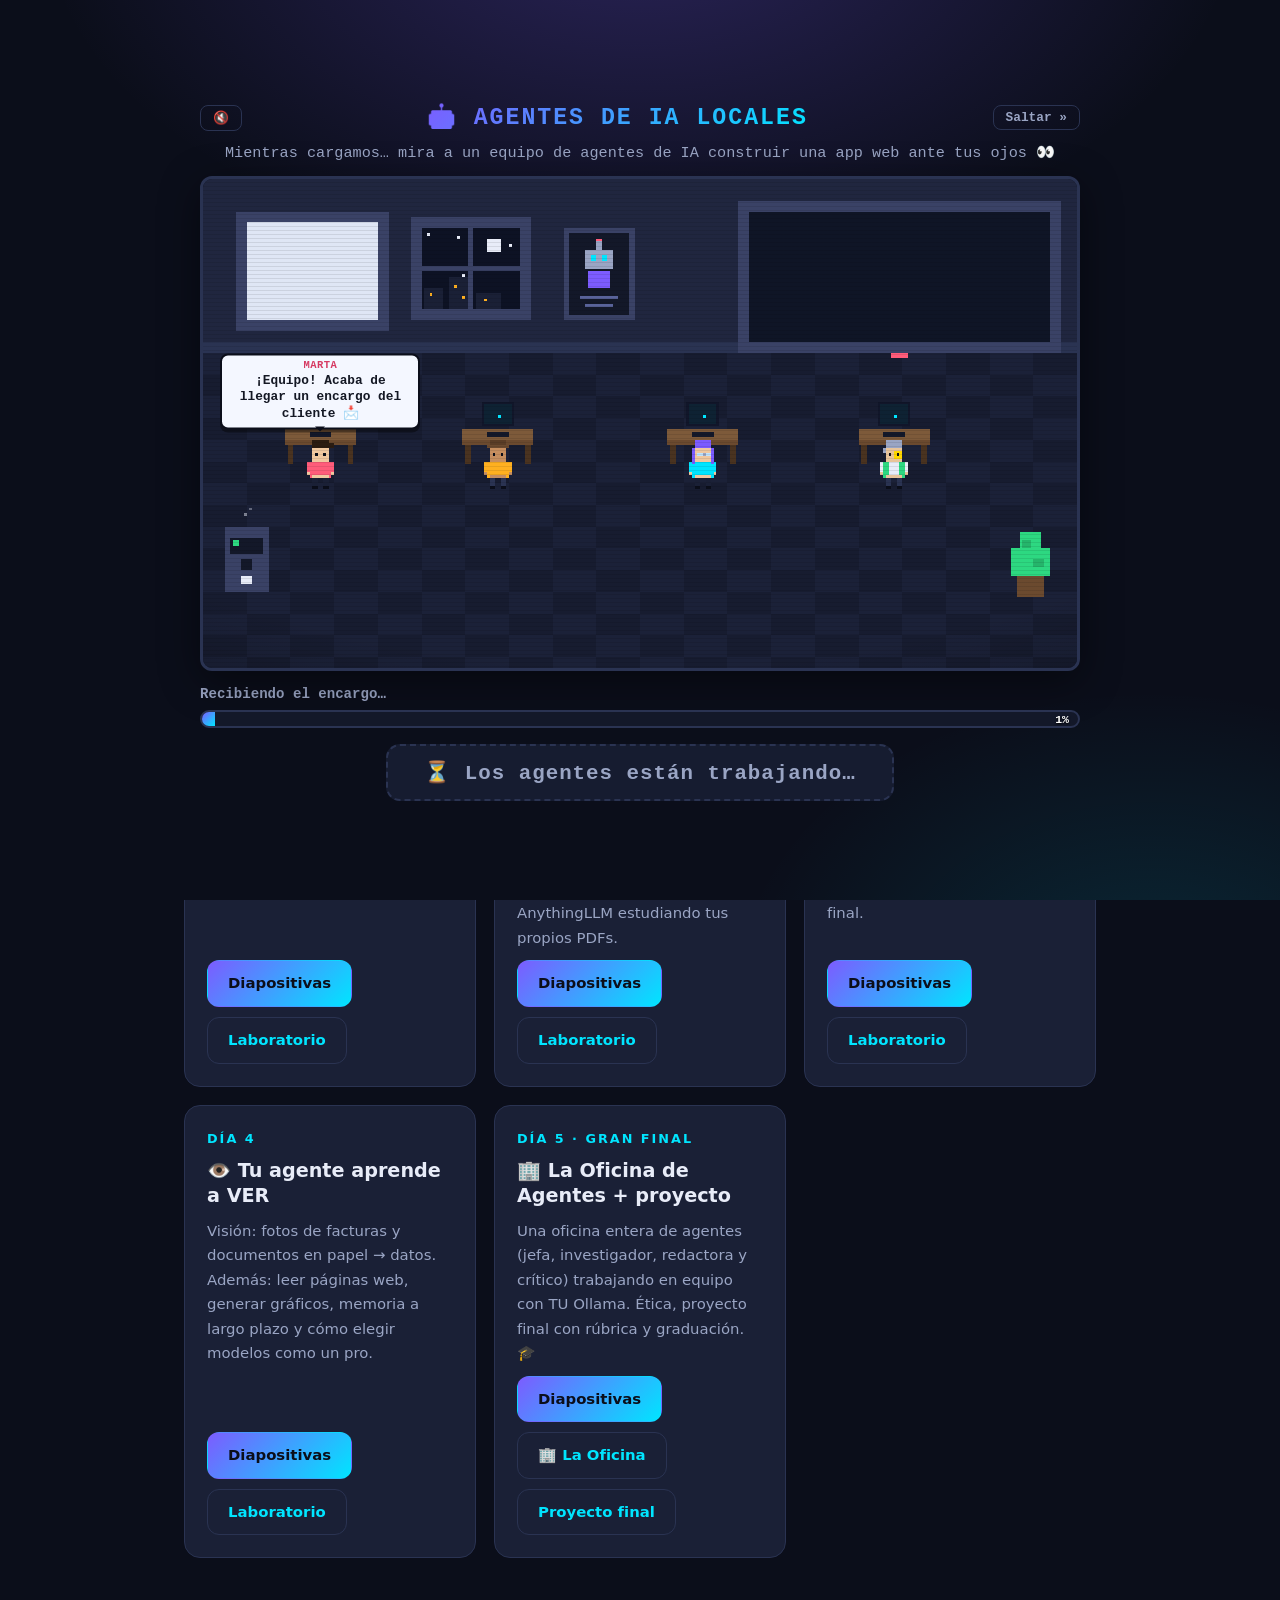
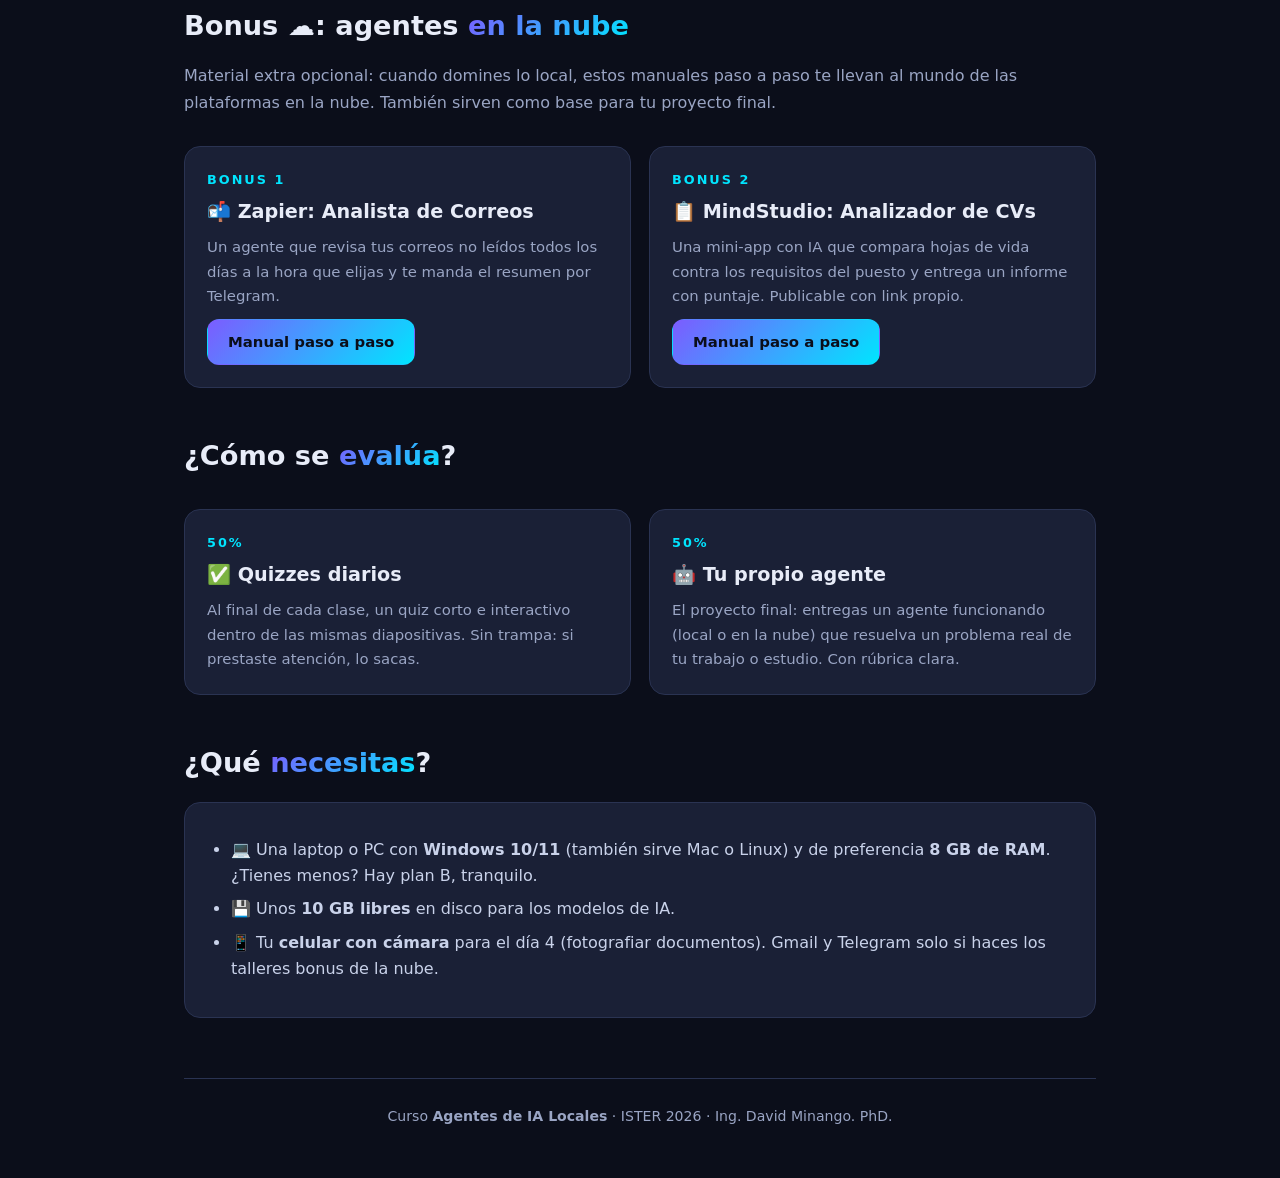
<file: index.html>
<!DOCTYPE html>
<html lang="es">
<head>
<meta charset="UTF-8">
<meta name="viewport" content="width=device-width, initial-scale=1.0">
<title>Agentes de IA Locales — Curso ISTER 2026</title>
<meta name="description" content="Crea tus propios agentes de inteligencia artificial sin escribir una línea de código. Curso práctico de 5 días.">
<link rel="stylesheet" href="assets/curso.css">
<link rel="icon" href="data:image/svg+xml,<svg xmlns='http://www.w3.org/2000/svg' viewBox='0 0 100 100'><text y='.9em' font-size='90'>🤖</text></svg>">
</head>
<body>

<!-- ============================================================
     INTRO ESTILO VIDEOJUEGO: los 4 agentes construyen una app web
     (pantalla de carga de ~2 min con botón COMENZAR)
     ============================================================ -->
<style>
#introFX{position:fixed;inset:0;z-index:1000;display:flex;
  padding:10px 14px;overflow:auto;transition:opacity .7s ease;
  background:radial-gradient(1000px 600px at 50% -10%,rgba(124,92,255,.28),transparent 60%),
             radial-gradient(700px 500px at 90% 110%,rgba(0,229,255,.12),transparent 60%),#0b0e1a}
#introFX.oculto{opacity:0;pointer-events:none}
/* margin:auto centra SIN recortar el tope cuando el contenido no cabe (a diferencia de align-items:center),
   y el ancho también se limita por la ALTURA del viewport para que título, barra y botón siempre entren */
.intro-caja{width:max(280px,min(94vw,880px,calc((100vh - 250px)*1.7778)));margin:auto;
  text-align:center;font-family:'Courier New',Consolas,monospace}
@supports (height:100dvh){.intro-caja{width:max(280px,min(94vw,880px,calc((100dvh - 250px)*1.7778)))}}
.intro-top{display:flex;justify-content:space-between;align-items:center;gap:10px;margin-bottom:4px}
.intro-titulo{font-weight:900;letter-spacing:2px;font-size:clamp(.95rem,3vw,1.45rem);
  background:var(--grad);-webkit-background-clip:text;background-clip:text;color:transparent;white-space:nowrap}
.intro-mini{background:none;border:1px solid var(--borde);color:var(--texto-suave);padding:4px 12px;
  border-radius:8px;cursor:pointer;font-family:inherit;font-weight:700;font-size:.8rem}
.intro-mini:hover{color:var(--acento-2);border-color:var(--acento-2)}
.intro-sub{color:var(--texto-suave);font-size:clamp(.8rem,2vw,.95rem);margin:2px 0 10px;min-height:1.4em}
.escena{position:relative;width:100%;aspect-ratio:16/9;border:3px solid var(--borde);border-radius:12px;
  overflow:hidden;background:#0f1526;box-shadow:var(--sombra)}
.escena canvas{width:100%;height:100%;display:block;image-rendering:pixelated}
.escena::after{content:'';position:absolute;inset:0;pointer-events:none;z-index:2;
  background:repeating-linear-gradient(transparent 0 3px,rgba(0,0,0,.09) 3px 4px),
             radial-gradient(120% 95% at 50% 40%,transparent 62%,rgba(0,0,0,.38))}
.burbuja{position:absolute;transform:translate(-50%,-100%);background:#f4f7ff;color:#141824;
  border:2px solid #0b0e1a;border-radius:8px;padding:4px 8px;font-size:clamp(.6rem,1.6vw,.8rem);
  font-weight:700;line-height:1.3;max-width:200px;display:none;pointer-events:none;z-index:3;
  box-shadow:0 3px 0 rgba(0,0,0,.4)}
.burbuja::after{content:'';position:absolute;left:50%;bottom:-9px;transform:translateX(-50%);
  border:5px solid transparent;border-top-color:#0b0e1a}
.burbuja b{display:block;font-size:.82em;letter-spacing:.5px;text-transform:uppercase}
.intro-progreso{margin-top:12px;text-align:left}
.intro-etq{color:var(--texto-suave);font-size:clamp(.75rem,2vw,.88rem);margin-bottom:4px;min-height:1.3em;font-weight:700}
.intro-barra{position:relative;height:18px;background:#131829;border:2px solid var(--borde);border-radius:10px;overflow:hidden}
#introBarra{height:100%;width:0%;background:var(--grad);transition:width .4s linear}
#introPct{position:absolute;right:9px;top:50%;transform:translateY(-50%);font-size:.72rem;font-weight:900;color:#fff;text-shadow:0 1px 2px #000}
#btnComenzar{margin-top:16px;font-family:inherit;font-weight:900;font-size:clamp(.95rem,2.6vw,1.3rem);
  letter-spacing:1px;padding:14px 36px;border-radius:14px;border:none;transition:all .3s}
#btnComenzar.cargando{background:#161c30;color:var(--texto-suave);border:2px dashed var(--borde);cursor:wait}
#btnComenzar.listo{background:var(--grad);color:#fff;cursor:pointer;animation:latir 1.2s infinite;
  box-shadow:0 0 34px rgba(124,92,255,.75)}
@keyframes latir{0%,100%{transform:scale(1)}50%{transform:scale(1.06)}}
@media (max-height:600px){
  .intro-sub{margin:2px 0 6px}
  .intro-progreso{margin-top:8px}
  #btnComenzar{margin-top:10px;padding:10px 28px}
}
</style>

<div id="introFX">
  <div class="intro-caja">
    <div class="intro-top">
      <button class="intro-mini" id="introSonido" title="Música">🔇</button>
      <span class="intro-titulo">🤖 AGENTES DE IA LOCALES</span>
      <button class="intro-mini" id="introSaltar">Saltar »</button>
    </div>
    <p class="intro-sub" id="introSub">Mientras cargamos… mira a un equipo de agentes de IA construir una app web ante tus ojos 👀</p>
    <div class="escena" id="escena">
      <canvas id="lienzo" width="320" height="180"></canvas>
    </div>
    <div class="intro-progreso">
      <div class="intro-etq" id="introEtq">Abriendo la oficina…</div>
      <div class="intro-barra"><div id="introBarra"></div><span id="introPct">0%</span></div>
    </div>
    <button id="btnComenzar" class="cargando">⏳ Los agentes están trabajando…</button>
  </div>
</div>
<script>if(sessionStorage.getItem('introVista'))document.getElementById('introFX').style.display='none';</script>

<div class="contenedor">

  <nav class="nav">
    <span class="marca">🤖 Agentes <span>IA Local</span></span>
    <div style="display:flex;gap:18px;flex-wrap:wrap">
      <a href="#" id="verIntro">🎬 Intro</a>
      <a href="#agenda">Agenda</a>
      <a href="#evaluacion">Evaluación</a>
      <a href="#requisitos">Requisitos</a>
    </div>
  </nav>

  <header class="hero">
    <h1>La IA que vive en <span class="grad">TU computadora</span></h1>
    <p class="bajada">
      Crea tu propio equipo de asistentes inteligentes que trabajan para ti.
      <b>Sin programar. Sin pagar. Sin regalar tus datos.</b>
    </p>
    <div class="chips">
      <span class="chip">📅 <b>5 días</b> · 2h diarias</span>
      <span class="chip">💻 <b>Cero</b> código</span>
      <span class="chip">🌐 Virtual / híbrido</span>
      <span class="chip">🔒 100% local + ☁️ bonus nube</span>
    </div>
    <div style="margin-top:30px">
      <a class="btn btn-primario" href="dia1/slides.html">▶ Empezar con el Día 1</a>
    </div>
  </header>

  <section class="seccion" id="agenda">
    <h2>Agenda de la <span class="grad">semana</span></h2>
    <div class="grid-dias">

      <div class="dia-card">
        <span class="num">Día 1</span>
        <h3>🧠 ¿Qué es un agente de IA?</h3>
        <p>Chatbot vs. agente, cómo "piensa" un agente, IA local vs. nube. Instalamos Ollama y chateamos con una IA <b>sin internet</b>.</p>
        <div class="enlaces">
          <a class="btn btn-primario" href="dia1/slides.html">Diapositivas</a>
          <a class="btn btn-secundario" href="dia1/lab.html">Laboratorio</a>
        </div>
      </div>

      <div class="dia-card">
        <span class="num">Día 2</span>
        <h3>🧩 Anatomía de un agente</h3>
        <p>Instrucciones y memoria: la receta ROL + TAREA + FORMATO + REGLAS, alucinaciones en vivo, RAG sin jerga, y tu asistente en AnythingLLM estudiando tus propios PDFs.</p>
        <div class="enlaces">
          <a class="btn btn-primario" href="dia2/slides.html">Diapositivas</a>
          <a class="btn btn-secundario" href="dia2/lab.html">Laboratorio</a>
        </div>
      </div>

      <div class="dia-card">
        <span class="num">Día 3</span>
        <h3>⚡ Agentes locales en acción</h3>
        <p>Le damos manos al agente: buscar en la web, crear archivos, generar informes con @agent. Tu primer agente local completo + la ficha del proyecto final.</p>
        <div class="enlaces">
          <a class="btn btn-primario" href="dia3/slides.html">Diapositivas</a>
          <a class="btn btn-secundario" href="dia3/lab.html">Laboratorio</a>
        </div>
      </div>

      <div class="dia-card">
        <span class="num">Día 4</span>
        <h3>👁️ Tu agente aprende a VER</h3>
        <p>Visión: fotos de facturas y documentos en papel → datos. Además: leer páginas web, generar gráficos, memoria a largo plazo y cómo elegir modelos como un pro.</p>
        <div class="enlaces">
          <a class="btn btn-primario" href="dia4/slides.html">Diapositivas</a>
          <a class="btn btn-secundario" href="dia4/lab.html">Laboratorio</a>
        </div>
      </div>

      <div class="dia-card">
        <span class="num">Día 5 · Gran final</span>
        <h3>🏢 La Oficina de Agentes + proyecto</h3>
        <p>Una oficina entera de agentes (jefa, investigador, redactora y crítico) trabajando en equipo con TU Ollama. Ética, proyecto final con rúbrica y graduación. 🎓</p>
        <div class="enlaces">
          <a class="btn btn-primario" href="dia5/slides.html">Diapositivas</a>
          <a class="btn btn-secundario" href="dia5/oficina.html">🏢 La Oficina</a>
          <a class="btn btn-secundario" href="dia5/proyecto.html">Proyecto final</a>
        </div>
      </div>

    </div>
  </section>

  <section class="seccion" id="bonus">
    <h2>Bonus ☁️: agentes <span class="grad">en la nube</span></h2>
    <p style="color:var(--texto-suave); margin-bottom:6px">Material extra opcional: cuando domines lo local, estos manuales paso a paso te llevan al mundo de las plataformas en la nube. También sirven como base para tu proyecto final.</p>
    <div class="grid-dias">
      <div class="dia-card">
        <span class="num">Bonus 1</span>
        <h3>📬 Zapier: Analista de Correos</h3>
        <p>Un agente que revisa tus correos no leídos todos los días a la hora que elijas y te manda el resumen por Telegram.</p>
        <div class="enlaces">
          <a class="btn btn-primario" href="talleres/zapier.html">Manual paso a paso</a>
        </div>
      </div>
      <div class="dia-card">
        <span class="num">Bonus 2</span>
        <h3>📋 MindStudio: Analizador de CVs</h3>
        <p>Una mini-app con IA que compara hojas de vida contra los requisitos del puesto y entrega un informe con puntaje. Publicable con link propio.</p>
        <div class="enlaces">
          <a class="btn btn-primario" href="talleres/mindstudio.html">Manual paso a paso</a>
        </div>
      </div>
    </div>
  </section>

  <section class="seccion" id="evaluacion">
    <h2>¿Cómo se <span class="grad">evalúa</span>?</h2>
    <div class="grid-dias">
      <div class="dia-card">
        <span class="num">50%</span>
        <h3>✅ Quizzes diarios</h3>
        <p>Al final de cada clase, un quiz corto e interactivo dentro de las mismas diapositivas. Sin trampa: si prestaste atención, lo sacas.</p>
      </div>
      <div class="dia-card">
        <span class="num">50%</span>
        <h3>🤖 Tu propio agente</h3>
        <p>El proyecto final: entregas un agente funcionando (local o en la nube) que resuelva un problema real de tu trabajo o estudio. Con rúbrica clara.</p>
      </div>
    </div>
  </section>

  <section class="seccion" id="requisitos">
    <h2>¿Qué <span class="grad">necesitas</span>?</h2>
    <div class="paso" style="margin-top:16px">
      <ul>
        <li>💻 Una laptop o PC con <b>Windows 10/11</b> (también sirve Mac o Linux) y de preferencia <b>8 GB de RAM</b>. ¿Tienes menos? Hay plan B, tranquilo.</li>
        <li>💾 Unos <b>10 GB libres</b> en disco para los modelos de IA.</li>
        <li>📱 Tu <b>celular con cámara</b> para el día 4 (fotografiar documentos). Gmail y Telegram solo si haces los talleres bonus de la nube.</li>
      </ul>
    </div>
  </section>

  <footer class="pie">
    Curso <b>Agentes de IA Locales</b> · ISTER 2026 · Ing. David Minango. PhD.
  </footer>

</div>

<script>
/* ===== INTRO: la oficina pixel-art donde 4 agentes construyen "Huellitas IA" ===== */
(function(){
const overlay=document.getElementById('introFX');
const cv=document.getElementById('lienzo'),ctx=cv.getContext('2d');
const escena=document.getElementById('escena');
const etq=document.getElementById('introEtq'),barra=document.getElementById('introBarra'),pctEl=document.getElementById('introPct');
const btn=document.getElementById('btnComenzar'),sub=document.getElementById('introSub');
const btnSaltar=document.getElementById('introSaltar'),btnSon=document.getElementById('introSonido');
ctx.imageSmoothingEnabled=false;

const FIN=112;                      // segundos hasta que la app está lista
const WORK=[[43,114],[108,114],[183,114],[253,114]];   // puesto de trabajo de cada agente
const DESKS=[[30,92],[95,92],[170,92],[240,92]];
const NOM=['Marta','Mateo','Luciana','Ernesto'];
const COLN=['#d63a63','#a86e00','#6a3df0','#0d8a4f'];
const SPEC=[
 {piel:'#f0c8a0',pelo:'#2b1c12',estilo:'bun', ropa:'#ff5c7a',pant:'#1a2036'},
 {piel:'#c68e5f',pelo:'#4a3320',estilo:'hat', ropa:'#ffb020',pant:'#2a3352'},
 {piel:'#f0c8a0',pelo:'#7c5cff',estilo:'long',ropa:'#00e5ff',pant:'#1a2036',gafas:1},
 {piel:'#e8c49a',pelo:'#9aa5c4',estilo:'short',ropa:'#e8ecf8',chaleco:'#2dd881',pant:'#2a3352',mono:1}
];
// Área de la app en la pantalla gigante
const AX=204,AY=16,AW=102,AH=40;

let chars,stage,planStep,confeti,celebrando,shakeHasta,inicio,evi,terminado,lastConf;
let activo=false,raf=0,el=0,prevEl=0,evT=0;

const bubs=NOM.map(()=>{const d=document.createElement('div');d.className='burbuja';escena.appendChild(d);return d;});

function R(x,y,w,h,c){ctx.fillStyle=c;ctx.fillRect(x,y,w,h);}
function marco(x,y,w,h,c){R(x,y,w,1,c);R(x,y+h-1,w,1,c);R(x,y,1,h,c);R(x+w-1,y,1,h,c);}

/* ---------- guion ---------- */
const EV=[];
function at(t,f){EV.push([t,f]);}
function go(i,x,y){const c=chars[i];c.sx=c.x;c.sy=c.y;c.tx=x;c.ty=y;c.t0=evT;c.dur=Math.max(.3,Math.hypot(x-c.sx,y-c.sy)/32);}
function say(i,tx,d){chars[i].bub={t:tx,hasta:evT+d};}
function lab(t){etq.textContent=t;}
function spawn(n){for(let k=0;k<n;k++)confeti.push({x:Math.random()*320,y:-10-Math.random()*60,vx:(Math.random()-.5)*24,vy:26+Math.random()*36,c:['#7c5cff','#00e5ff','#2dd881','#ffb020','#ff5c7a'][k%5]});}
function finish(){terminado=true;lastConf=el;lab('¡App lista! 🎉');
  btn.classList.remove('cargando');btn.classList.add('listo');btn.textContent='▶ COMENZAR EL CURSO';
  sub.textContent='Eso hicieron 4 agentes en 2 minutos. Imagina lo que vas a crear TÚ en 5 días. 🚀';}

at(0.4,()=>{say(0,'¡Equipo! Acaba de llegar un encargo del cliente 📩',3.6);lab('Recibiendo el encargo…');});
at(4.2,()=>go(0,40,72));
at(6.2,()=>{say(0,'Quieren una app que encuentre mascotas perdidas con IA: 🐾 Huellitas',5);planStep=1;lab('Planificando…');});
at(11.5,()=>{go(1,58,88);go(2,78,80);go(3,66,96);});
at(13.5,()=>{say(0,'Plan: investigar, diseñar y construir. ¡Y sin bugs, Ernesto! 😉',4.5);planStep=2;});
at(18.5,()=>say(1,'Yo investigo qué quiere la gente 🔎',3.4));
at(22.2,()=>say(2,'Yo diseño la pantalla y escribo los textos ✍️',3.4));
at(25.8,()=>say(3,'Y yo pienso romper TODO hasta que quede perfecto 🧐',3.6));
at(29.6,()=>{say(0,'¡A trabajar! ⚡',2.2);planStep=3;});
at(31.5,()=>{lab('Investigando…');go(0,43,114);go(1,150,152);go(2,183,114);go(3,253,114);});
at(35,()=>say(1,'Dato: cada semana se pierde una mascota en el barrio… y nadie sabe dónde buscar 😿',4.5));
at(39,()=>lab('Diseñando la interfaz…'));
at(40.5,()=>{stage=1;say(2,'Boceto listo: logo, foto del perrito y botón de REPORTAR 📐',4);});
at(44.5,()=>go(1,108,114));
at(46.5,()=>lab('Construyendo…'));
at(47.5,()=>{stage=2;say(2,'Encabezado con el logo 🐾',3);});
at(52,()=>{stage=3;say(1,'Secciones listas: mapa, alertas y recompensas 🗺️',4);});
at(56.5,()=>{stage=4;say(2,'La IA ya reconoce al perrito en las fotos 🐶📸',3.2);});
at(58,()=>go(3,30,152));
at(61,()=>say(3,'Control de calidad… del café ☕😏',3.8));
at(63,()=>{stage=5;});
at(64,()=>go(0,160,148));
at(66.5,()=>say(0,'¿Cómo vamos, equipo? 📊',2.8));
at(68,()=>{stage=6;lab('Dando color…');});
at(70,()=>{say(2,'Colores de la marca aplicados 🎨',3);go(3,253,114);});
at(73,()=>go(0,43,114));
at(75.5,()=>{stage=7;say(2,'¡Botón de REPORTAR instalado! 🟠',3.2);lab('Probando la app…');});
at(79.5,()=>go(3,255,78));
at(82.5,()=>say(3,'A ver… clic aquí… 🖱️',2.2));
at(85,()=>{stage=8;shakeHasta=evT+2.2;say(3,'🐞 ¡¡BUG!! ¡El botón sale volando!',3.8);lab('¡Bug encontrado! 🐞');});
at(89,()=>{say(2,'¡Ups! Ya lo arreglo 🔧',2.8);lab('Corrigiendo…');});
at(93.5,()=>{stage=9;say(3,'Mmm… ahora sí. APROBADO ✅',3.2);});
at(97.5,()=>{lab('Publicando en internet…');go(3,253,114);});
at(99.5,()=>{stage=10;});
at(100.5,()=>{go(0,125,150);go(1,150,153);go(2,175,153);go(3,200,150);});
at(103.5,()=>{celebrando=true;if(el-evT<5)spawn(150);say(0,'🚀 ¡Huellitas IA está EN LÍNEA!',3.8);lab('¡App lista! 🎉');});
at(108,()=>say(2,'¿Te imaginas tener un equipo así en TU compu? 😉',4.5));
at(112,()=>finish());
EV.sort((a,b)=>a[0]-b[0]);

/* ---------- dibujo de la oficina ---------- */
function drawOficina(t){
  R(0,0,320,64,'#20263f');                                  // pared
  R(0,60,320,4,'#2a3352');                                  // zócalo
  for(let ty=64;ty<180;ty+=8)for(let tx=0;tx<320;tx+=16)    // piso ajedrez
    R(tx,ty,16,8,((tx/16+(ty-64)/8)%2)?'#171c30':'#1b2138');

  // pizarra
  R(12,12,56,44,'#3a4266');R(16,16,48,36,'#dfe6f5');
  if(planStep>=1)R(20,20,26,2,'#7c5cff');
  if(planStep>=2){[26,33,40].forEach((y,k)=>{R(20,y,4,4,'#59639a');R(21,y+1,2,2,'#dfe6f5');
    const ok=[3,7,10][k];if(stage>=ok)R(21,y+1,2,2,'#2dd881');R(27,y+1,26,2,'#8a94bd');});}
  if(planStep>=3)R(20,47,40,2,'#00e5ff');

  // ventana con noche estrellada
  R(76,14,44,38,'#3a4266');R(80,18,36,30,'#0d1224');
  for(let k=0;k<7;k++){if(((k*7+((t*1.5)|0))%5)>0)R(82+(k*47)%32,20+(k*29)%18,1,1,'#e8ecf8');}
  R(104,22,5,5,'#e8ecf8');R(103,22,1,1,'#0d1224');
  R(81,40,7,8,'#1a2036');R(90,36,8,12,'#1a2036');R(100,42,9,6,'#1a2036');
  R(83,42,1,1,'#ffb020');R(92,39,1,1,'#ffb020');R(95,43,1,1,'#ffb020');R(103,44,1,1,'#ffb020');
  R(97,18,2,30,'#3a4266');R(80,32,36,2,'#3a4266');

  // póster del robot 🤖
  R(132,18,26,34,'#3a4266');R(134,20,22,30,'#131829');
  R(140,26,10,7,'#9aa5c4');R(142,28,2,2,'#00e5ff');R(146,28,2,2,'#00e5ff');
  R(144,23,2,3,'#9aa5c4');R(144,22,2,1,'#ff5c7a');R(141,34,8,6,'#7c5cff');
  R(138,43,14,1,'#59639a');R(140,46,10,1,'#59639a');

  // pantalla gigante
  R(196,8,118,56,'#3a4266');R(200,12,110,48,'#0f1526');
  drawApp(t);
  R(252,64,6,2,stage>=10?'#2dd881':'#ff5c7a');

  // cafetera
  R(8,128,16,24,'#3a4266');R(10,132,12,6,'#131829');
  R(11,133,2,2,((t*2|0)%2)?'#2dd881':'#ff5c7a');
  R(14,140,4,4,'#131829');R(14,146,4,3,'#e8ecf8');
  R(15,124-((t*6|0)%8),1,1,'rgba(232,236,248,.5)');R(17,122-((t*5|0)%7),1,1,'rgba(232,236,248,.35)');

  // planta
  R(298,146,10,8,'#6b4a2f');R(299,130,8,6,'#2dd881');R(296,136,14,10,'#2dd881');
  R(300,133,3,3,'#25b56b');R(304,140,4,3,'#25b56b');

  // escritorios
  DESKS.forEach((d,i)=>{
    const c=chars[i],typ=!andando(c)&&Math.abs(c.x-WORK[i][0])<2&&Math.abs(c.y-WORK[i][1])<2;
    R(d[0]+7,d[1]-10,12,9,'#11162a');
    R(d[0]+8,d[1]-9,10,7,typ&&((t*4|0)%2)?'#134a5e':'#0e2233');
    if(typ)R(d[0]+9+((t*7|0)%7),d[1]-5,1,1,'#00e5ff');
    R(d[0],d[1],26,4,'#7d5a3a');R(d[0],d[1]+4,26,2,'#6b4a2f');
    R(d[0]+1,d[1]+6,2,7,'#4a3320');R(d[0]+23,d[1]+6,2,7,'#4a3320');
    R(d[0]+9,d[1]+1,8,2,'#131829');
  });
}

/* ---------- la app que se va construyendo ---------- */
function A(x,y,w,h,c){R(AX+x,AY+y,w,h,c);}
function drawApp(t){
  const blink=((t*3|0)%2);
  if(stage===0){if(blink)A(4,4,3,2,'#e8ecf8');return;}
  if(stage>=6)A(0,0,AW,AH,'#101b36');
  // wireframe
  marco(AX+2,AY+2,AW-4,7,'#39456f');marco(AX+2,AY+12,46,20,'#39456f');
  [13,18,23,28].forEach(y=>A(52,y,AW-56,1,'#2c3657'));marco(AX+52,AY+32,26,6,'#39456f');
  if(stage>=2){A(2,2,AW-4,7,'#7c5cff');A(4,4,3,3,'#ffb020');A(9,4,18,2,'#e8ecf8');}
  if(stage>=3){A(AW-34,4,8,3,'#00e5ff');A(AW-24,4,8,3,'#00e5ff');A(AW-14,4,8,3,'#00e5ff');}
  if(stage>=4){A(2,12,46,20,'#1d3a30');A(2,28,46,4,'#245240');  // foto: perrito perdido en el parque
    A(14,22,15,6,'#c68e5f');                                    // cuerpo
    A(26,15,9,8,'#c68e5f');A(26,13,3,3,'#8a5a33');A(32,13,3,3,'#8a5a33'); // cabeza y orejas
    A(33,19,4,3,'#e8c49a');A(35,19,2,2,'#0b0e1a');               // hocico y nariz
    A(29,18,1,1,'#0b0e1a');A(32,18,1,1,'#0b0e1a');               // ojos
    A(26,23,9,1,'#ff5c7a');                                      // collar
    A(15,28,2,3,'#c68e5f');A(20,28,2,3,'#c68e5f');A(25,28,2,3,'#c68e5f');
    A(11,17+((t*6|0)%2)*2,3,3,'#c68e5f');                        // cola moviéndose
    if((t*3|0)%2){A(40,13,4,4,'#ffb020');A(41,17,2,3,'#ffb020');}} // pin de GPS parpadeando
  if(stage>=5){A(52,13,44,2,'#9aa5c4');A(52,18,40,2,'#9aa5c4');A(52,23,42,2,'#9aa5c4');A(52,28,30,2,'#9aa5c4');}
  if(stage>=7&&stage!==8){A(52,32,26,6,'#ffb020');A(56,34,5,2,'#3a2a00');A(63,34,5,2,'#3a2a00');A(70,34,5,2,'#3a2a00');}
  if(stage===8){A(64,35,26,6,'#ffb020');A(68,37,14,2,'#3a2a00');   // el botón "voló"
    for(let k=0;k<8;k++)A((k*37)%(AW-4)+2,(k*23)%(AH-4)+2,2,2,'#ff5c7a');
    if(blink)A(0,0,AW,AH,'rgba(255,92,122,.16)');}
  if(stage>=10){A(84,4,3,3,'#2dd881');A(87,2,2,2,'#2dd881');A(82,6,2,2,'#2dd881');  // ✓
    for(let k=0;k<6;k++){if(((t*4|0)+k)%3===0)A((k*41)%(AW-4)+2,(k*17)%(AH-4)+2,1,1,'#fff');}}
  R(AX,AY+((t*14)%AH|0),AW,1,'rgba(255,255,255,.05)');
}

/* ---------- personajes ---------- */
function andando(c){return el<c.t0+c.dur&&(c.tx!==c.sx||c.ty!==c.sy);}
function drawPersona(c,i,t){
  let x=Math.round(c.x),y=Math.round(c.y);
  const s=SPEC[i],walk=andando(c);
  if(walk)y-=((t*8|0)%2);
  if(celebrando)y-=Math.round(Math.abs(Math.sin(t*5+i*1.3))*4);
  const L=x-6,T=y-18;
  R(L+3,y-5,2,5,s.pant);R(L+7,y-5,2,5,s.pant);
  R(L+3,y-1,2,1,'#0b0e1a');R(L+7,y-1,2,1,'#0b0e1a');
  R(L+2,T+8,8,6,s.ropa);
  if(s.chaleco){R(L+2,T+8,2,6,s.chaleco);R(L+8,T+8,2,6,s.chaleco);}
  R(L+1,T+8,1,4,s.ropa);R(L+10,T+8,1,4,s.ropa);
  R(L+1,T+12,1,1,s.piel);R(L+10,T+12,1,1,s.piel);
  const typ=!walk&&Math.abs(c.x-WORK[i][0])<2&&Math.abs(c.y-WORK[i][1])<2;
  if(typ)R(L+3+((t*9|0)%2),T+13,6,1,s.piel);                 // manos tecleando
  R(L+3,T+3,6,5,s.piel);
  R(L+3,T,6,3,s.pelo);
  if(s.estilo==='bun')R(L+9,T+1,2,2,s.pelo);
  if(s.estilo==='hat'){R(L+2,T+2,8,1,'#6b4a2f');R(L+3,T,6,2,'#5a3d26');}
  if(s.estilo==='long'){R(L+2,T+3,1,6,s.pelo);R(L+9,T+3,1,6,s.pelo);}
  if(s.estilo==='short')R(L+2,T+3,1,2,s.pelo);
  R(L+4,T+5,1,1,'#0b0e1a');R(L+7,T+5,1,1,'#0b0e1a');
  if(s.gafas){R(L+4,T+5,2,1,'#bfe3ff');R(L+7,T+5,2,1,'#bfe3ff');R(L+6,T+5,1,1,'#9aa5c4');}
  if(s.mono){marco(L+6,T+4,3,3,'#ffd700');R(L+7,T+5,1,1,'#0b0e1a');}
}

/* ---------- música chiptune (opcional) ---------- */
let actx=null,sonido=false,sig=0,mi=0;
const MEL=[659,784,880,784,659,587,523,587,659,523,587,659,440,523,587,523];
const BAJ=[131,131,98,98,110,110,87,98];
function nota(f,t,d,tipo,v){if(!f)return;const o=actx.createOscillator(),g=actx.createGain();
  o.type=tipo;o.frequency.value=f;g.gain.setValueAtTime(v,t);
  g.gain.exponentialRampToValueAtTime(.001,t+d);o.connect(g);g.connect(actx.destination);o.start(t);o.stop(t+d+.02);}
function musica(){if(!sonido||!actx)return;
  while(sig<actx.currentTime+.3){nota(MEL[mi],sig,.16,'square',.04);
    if(mi%2===0)nota(BAJ[(mi>>1)%BAJ.length],sig,.24,'triangle',.055);
    sig+=.24;mi=(mi+1)%MEL.length;}}
btnSon.onclick=()=>{if(!actx)actx=new (window.AudioContext||window.webkitAudioContext)();
  sonido=!sonido;if(sonido)sig=actx.currentTime+.05;btnSon.textContent=sonido?'🔊':'🔇';};

/* ---------- bucle principal ---------- */
function frame(){
  el=(performance.now()-inicio)/1000;const t=el;
  while(evi<EV.length&&EV[evi][0]<=el){evT=EV[evi][0];EV[evi][1]();evi++;}
  chars.forEach(c=>{if(el<c.t0+c.dur){const k=Math.max(0,(el-c.t0)/c.dur);
    c.x=c.sx+(c.tx-c.sx)*k;c.y=c.sy+(c.ty-c.sy)*k;}else{c.x=c.tx;c.y=c.ty;}});
  const p=terminado?100:Math.min(99,el/FIN*100);
  barra.style.width=p+'%';pctEl.textContent=Math.round(p)+'%';

  ctx.save();
  if(el<shakeHasta)ctx.translate(Math.round(Math.sin(el*60)*1.5),Math.round(Math.cos(el*47)*1.2));
  drawOficina(t);
  [...chars.keys()].sort((a,b)=>chars[a].y-chars[b].y).forEach(i=>drawPersona(chars[i],i,t));
  const dt=Math.min(.05,Math.max(0,el-prevEl));prevEl=el;
  confeti=confeti.filter(pt=>{pt.x+=pt.vx*dt;pt.y+=pt.vy*dt;
    if(pt.y>186)return false;R(pt.x|0,pt.y|0,2,2,pt.c);return true;});
  ctx.restore();
  if(terminado&&el-lastConf>6){spawn(35);lastConf=el;}

  chars.forEach((c,i)=>{const b=bubs[i];
    if(c.bub&&el<c.bub.hasta){b.style.display='block';
      b.innerHTML='<b style="color:'+COLN[i]+'">'+NOM[i]+'</b>'+c.bub.t;
      b.style.left=Math.min(88,Math.max(12,c.x/320*100))+'%';
      b.style.top=((c.y-22)/180*100)+'%';}
    else b.style.display='none';});

  musica();
  if(activo)raf=requestAnimationFrame(frame);
}

/* ---------- control ---------- */
function reset(){
  chars=WORK.map(p=>({x:p[0],y:p[1],sx:p[0],sy:p[1],tx:p[0],ty:p[1],t0:0,dur:0,bub:null}));
  stage=0;planStep=0;confeti=[];celebrando=false;shakeHasta=0;evi=0;terminado=false;lastConf=0;
  inicio=performance.now();el=0;prevEl=0;
  etq.textContent='Abriendo la oficina…';barra.style.width='0%';pctEl.textContent='0%';
  btn.className='cargando';btn.textContent='⏳ Los agentes están trabajando…';
  sub.textContent='Mientras cargamos… mira a un equipo de agentes de IA construir una app web ante tus ojos 👀';
}
function abrir(){overlay.style.display='flex';overlay.classList.remove('oculto');
  document.body.style.overflow='hidden';reset();
  if(!activo){activo=true;raf=requestAnimationFrame(frame);}}
function cerrar(){sonido=false;btnSon.textContent='🔇';sessionStorage.setItem('introVista','1');
  overlay.classList.add('oculto');document.body.style.overflow='';
  setTimeout(()=>{overlay.style.display='none';activo=false;cancelAnimationFrame(raf);},750);}

btn.onclick=()=>{if(btn.classList.contains('listo'))cerrar();};
btnSaltar.onclick=()=>{inicio=performance.now()-(FIN+0.2)*1000;};
document.getElementById('verIntro').onclick=e=>{e.preventDefault();abrir();};

if(!sessionStorage.getItem('introVista'))abrir();
})();
</script>
</body>
</html>
</file>
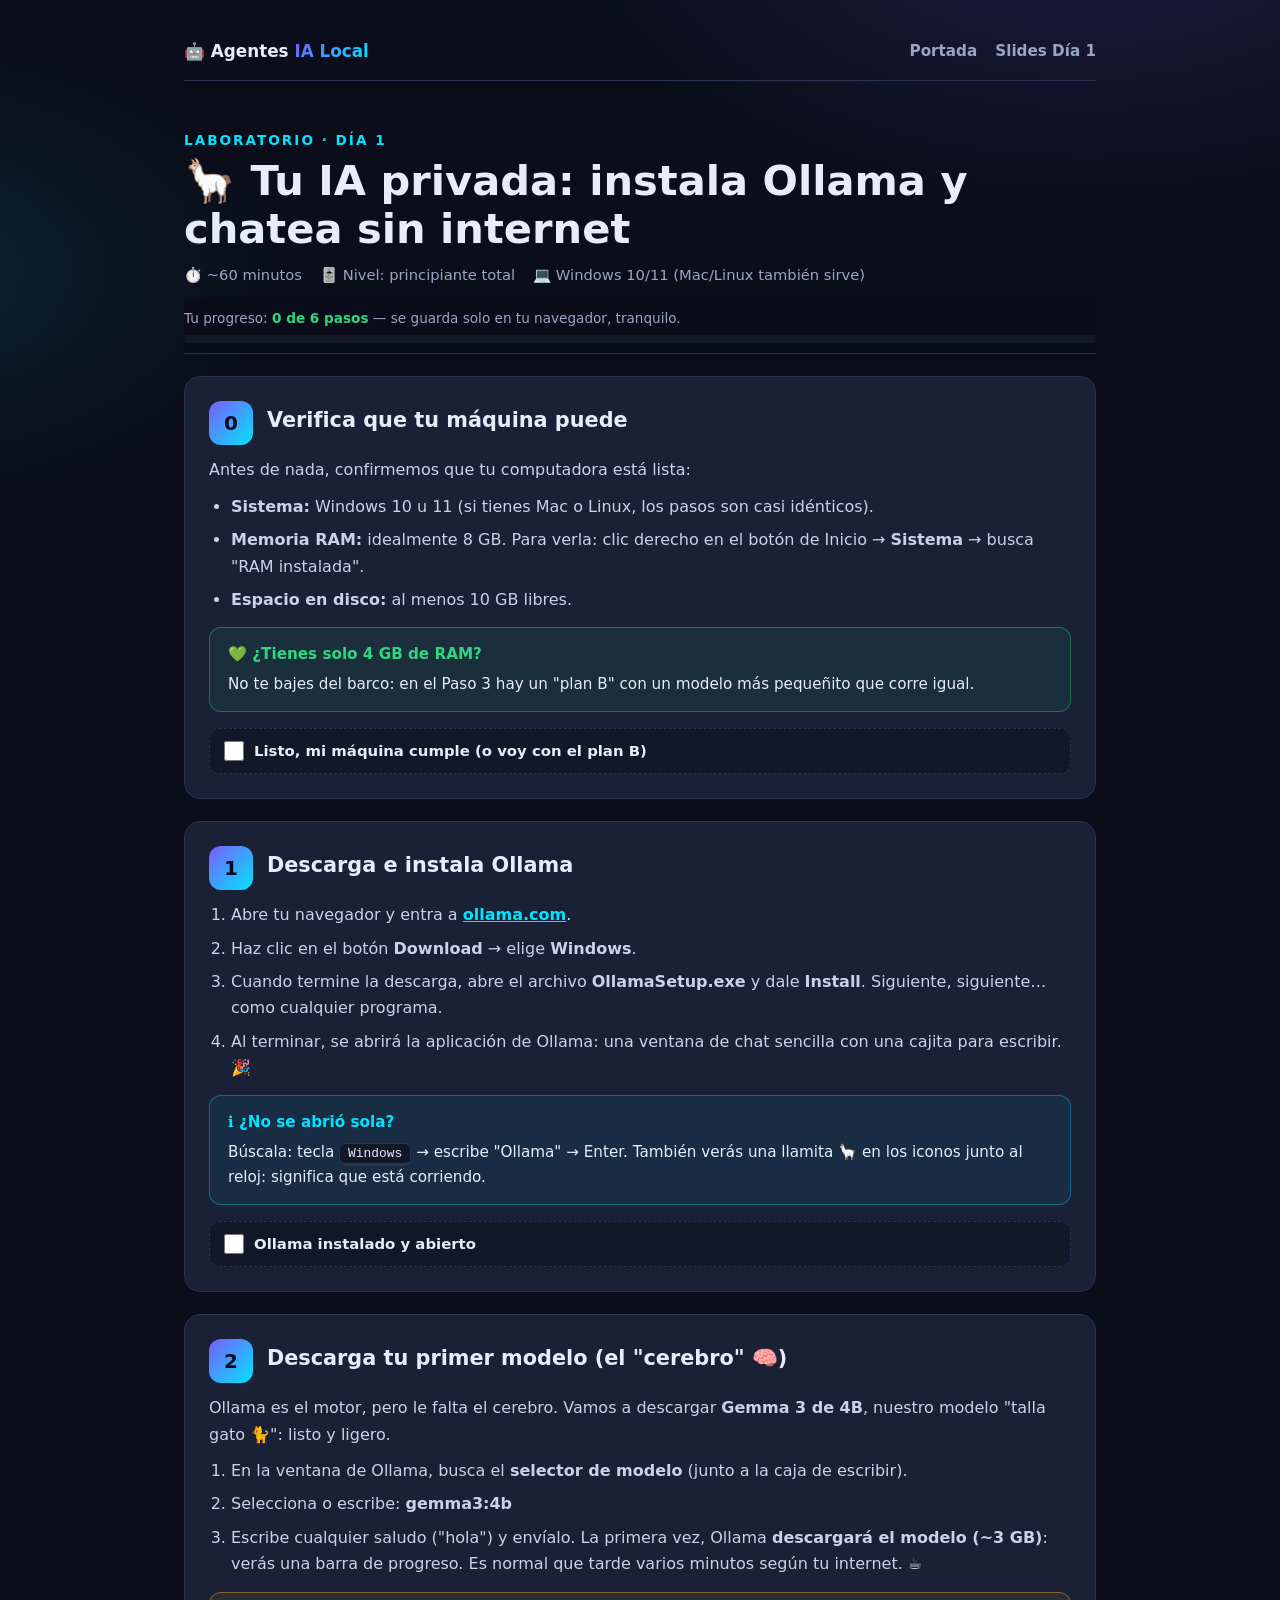
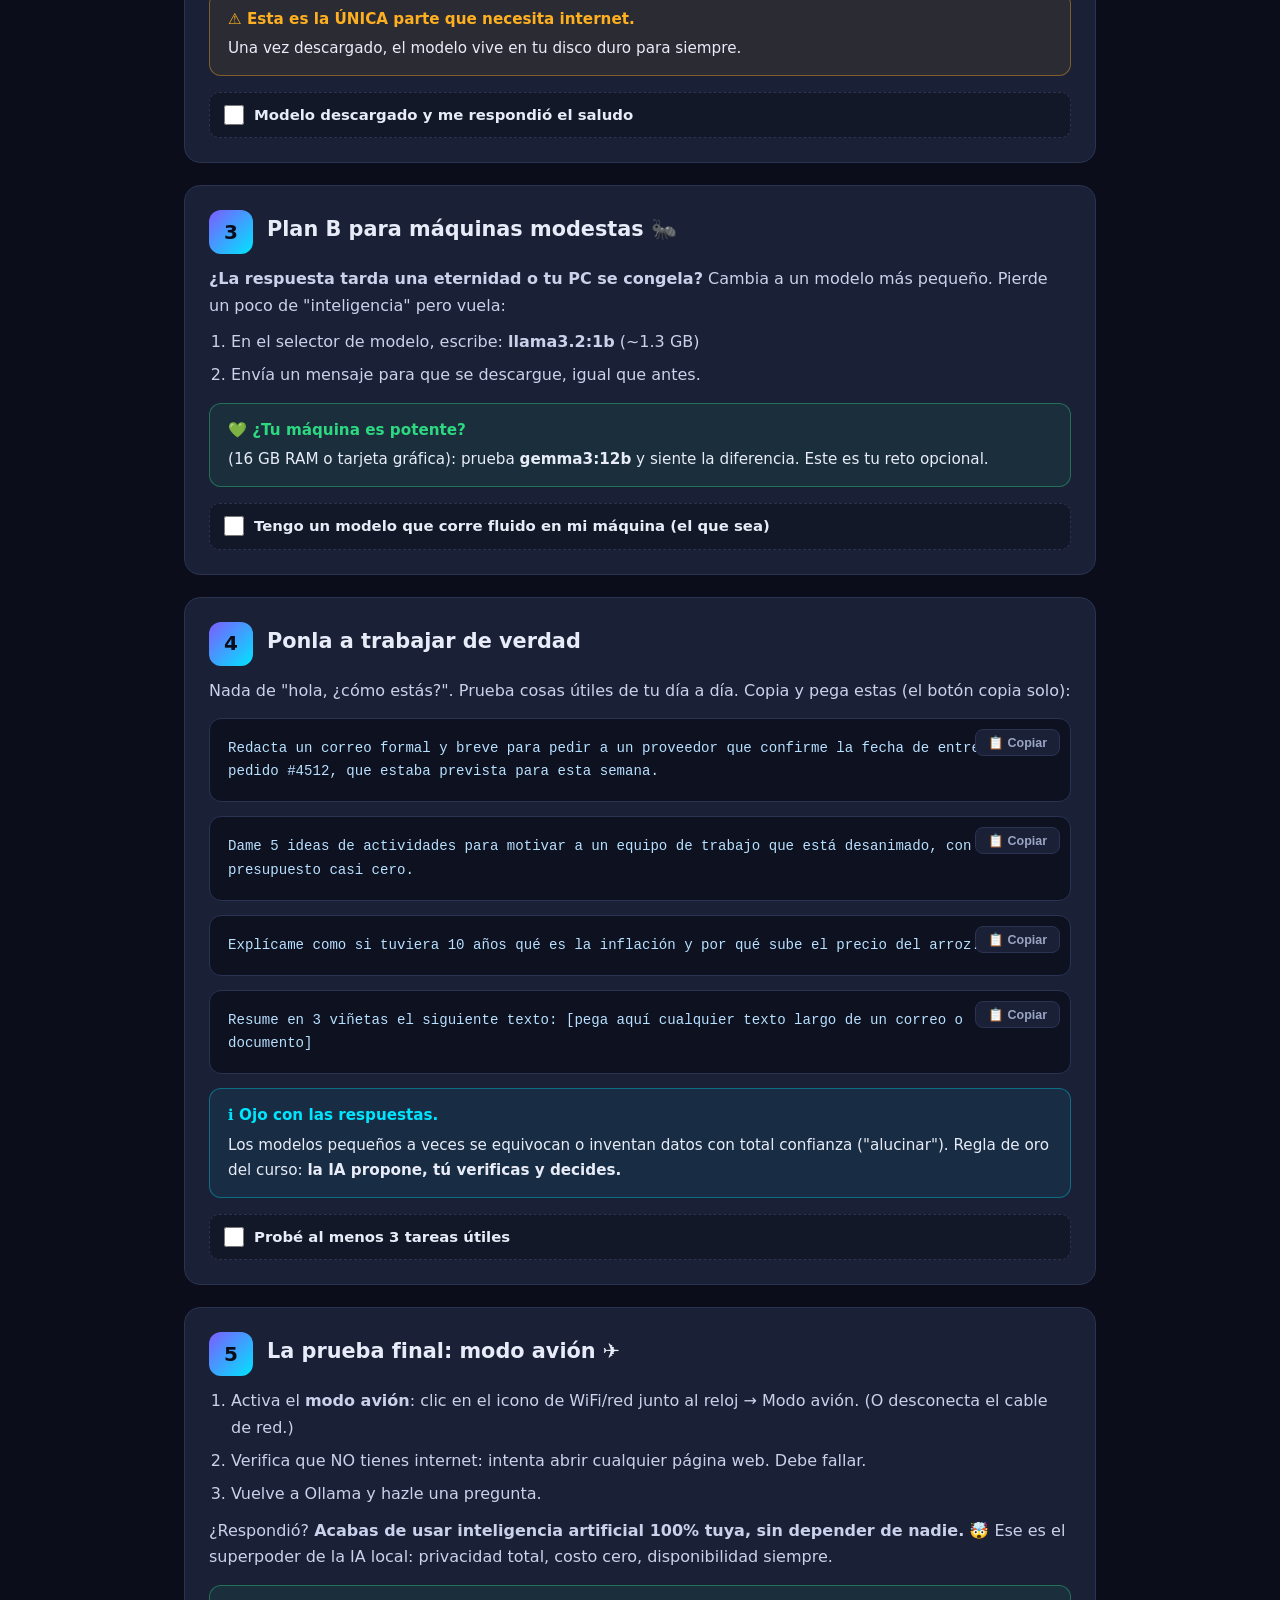
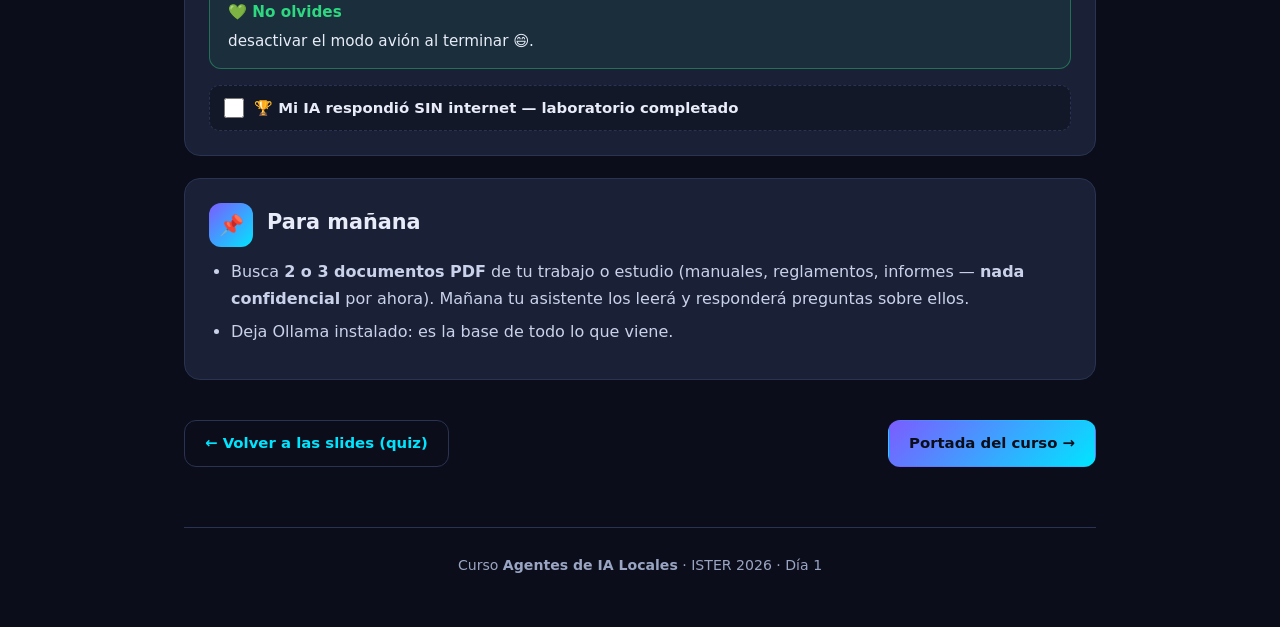
<file: dia1/lab.html>
<!DOCTYPE html>
<html lang="es">
<head>
<meta charset="UTF-8">
<meta name="viewport" content="width=device-width, initial-scale=1.0">
<title>Lab Día 1 · Tu IA privada con Ollama — Agentes IA Local</title>
<link rel="stylesheet" href="../assets/curso.css">
<link rel="icon" href="data:image/svg+xml,<svg xmlns='http://www.w3.org/2000/svg' viewBox='0 0 100 100'><text y='.9em' font-size='90'>🦙</text></svg>">
</head>
<body>
<div class="contenedor">

  <nav class="nav">
    <span class="marca">🤖 Agentes <span>IA Local</span></span>
    <div style="display:flex;gap:18px;flex-wrap:wrap">
      <a href="../index.html">Portada</a>
      <a href="slides.html">Slides Día 1</a>
    </div>
  </nav>

  <header class="lab-cabecera">
    <div class="kicker">Laboratorio · Día 1</div>
    <h1>🦙 Tu IA privada: instala Ollama y chatea sin internet</h1>
    <div class="meta">
      <span>⏱️ ~60 minutos</span>
      <span>🎚️ Nivel: principiante total</span>
      <span>💻 Windows 10/11 (Mac/Linux también sirve)</span>
    </div>
  </header>

  <div class="progreso-wrap">
    <div class="progreso-texto">Tu progreso: <b id="prog-num">0 de 6 pasos</b> — se guarda solo en tu navegador, tranquilo.</div>
    <div class="progreso-barra"><div id="prog-fill"></div></div>
  </div>

  <!-- PASO 0 -->
  <div class="paso" data-paso="p0">
    <div class="paso-cabecera"><span class="paso-num">0</span><h2>Verifica que tu máquina puede</h2></div>
    <p>Antes de nada, confirmemos que tu computadora está lista:</p>
    <ul>
      <li><b>Sistema:</b> Windows 10 u 11 (si tienes Mac o Linux, los pasos son casi idénticos).</li>
      <li><b>Memoria RAM:</b> idealmente 8 GB. Para verla: clic derecho en el botón de Inicio → <b>Sistema</b> → busca "RAM instalada".</li>
      <li><b>Espacio en disco:</b> al menos 10 GB libres.</li>
    </ul>
    <div class="caja caja-tip"><b>💚 ¿Tienes solo 4 GB de RAM?</b> No te bajes del barco: en el Paso 3 hay un "plan B" con un modelo más pequeñito que corre igual.</div>
    <label class="paso-check"><input type="checkbox"> Listo, mi máquina cumple (o voy con el plan B)</label>
  </div>

  <!-- PASO 1 -->
  <div class="paso" data-paso="p1">
    <div class="paso-cabecera"><span class="paso-num">1</span><h2>Descarga e instala Ollama</h2></div>
    <ol>
      <li>Abre tu navegador y entra a <a href="https://ollama.com" target="_blank" style="color:var(--acento-2)"><b>ollama.com</b></a>.</li>
      <li>Haz clic en el botón <b>Download</b> → elige <b>Windows</b>.</li>
      <li>Cuando termine la descarga, abre el archivo <b>OllamaSetup.exe</b> y dale <b>Install</b>. Siguiente, siguiente… como cualquier programa.</li>
      <li>Al terminar, se abrirá la aplicación de Ollama: una ventana de chat sencilla con una cajita para escribir. 🎉</li>
    </ol>
    <div class="caja caja-info"><b>ℹ️ ¿No se abrió sola?</b> Búscala: tecla <kbd>Windows</kbd> → escribe "Ollama" → Enter. También verás una llamita 🦙 en los iconos junto al reloj: significa que está corriendo.</div>
    <label class="paso-check"><input type="checkbox"> Ollama instalado y abierto</label>
  </div>

  <!-- PASO 2 -->
  <div class="paso" data-paso="p2">
    <div class="paso-cabecera"><span class="paso-num">2</span><h2>Descarga tu primer modelo (el "cerebro" 🧠)</h2></div>
    <p>Ollama es el motor, pero le falta el cerebro. Vamos a descargar <b>Gemma 3 de 4B</b>, nuestro modelo "talla gato 🐈": listo y ligero.</p>
    <ol>
      <li>En la ventana de Ollama, busca el <b>selector de modelo</b> (junto a la caja de escribir).</li>
      <li>Selecciona o escribe: <b>gemma3:4b</b></li>
      <li>Escribe cualquier saludo ("hola") y envíalo. La primera vez, Ollama <b>descargará el modelo (~3 GB)</b>: verás una barra de progreso. Es normal que tarde varios minutos según tu internet. ☕</li>
    </ol>
    <div class="caja caja-alerta"><b>⚠️ Esta es la ÚNICA parte que necesita internet.</b> Una vez descargado, el modelo vive en tu disco duro para siempre.</div>
    <label class="paso-check"><input type="checkbox"> Modelo descargado y me respondió el saludo</label>
  </div>

  <!-- PASO 3 -->
  <div class="paso" data-paso="p3">
    <div class="paso-cabecera"><span class="paso-num">3</span><h2>Plan B para máquinas modestas 🐜</h2></div>
    <p><b>¿La respuesta tarda una eternidad o tu PC se congela?</b> Cambia a un modelo más pequeño. Pierde un poco de "inteligencia" pero vuela:</p>
    <ol>
      <li>En el selector de modelo, escribe: <b>llama3.2:1b</b> (~1.3 GB)</li>
      <li>Envía un mensaje para que se descargue, igual que antes.</li>
    </ol>
    <div class="caja caja-tip"><b>💚 ¿Tu máquina es potente?</b> (16 GB RAM o tarjeta gráfica): prueba <b>gemma3:12b</b> y siente la diferencia. Este es tu reto opcional.</div>
    <label class="paso-check"><input type="checkbox"> Tengo un modelo que corre fluido en mi máquina (el que sea)</label>
  </div>

  <!-- PASO 4 -->
  <div class="paso" data-paso="p4">
    <div class="paso-cabecera"><span class="paso-num">4</span><h2>Ponla a trabajar de verdad</h2></div>
    <p>Nada de "hola, ¿cómo estás?". Prueba cosas útiles de tu día a día. Copia y pega estas (el botón copia solo):</p>
    <div class="copiable">Redacta un correo formal y breve para pedir a un proveedor que confirme la fecha de entrega del pedido #4512, que estaba prevista para esta semana.</div>
    <div class="copiable">Dame 5 ideas de actividades para motivar a un equipo de trabajo que está desanimado, con presupuesto casi cero.</div>
    <div class="copiable">Explícame como si tuviera 10 años qué es la inflación y por qué sube el precio del arroz.</div>
    <div class="copiable">Resume en 3 viñetas el siguiente texto: [pega aquí cualquier texto largo de un correo o documento]</div>
    <div class="caja caja-info"><b>ℹ️ Ojo con las respuestas.</b> Los modelos pequeños a veces se equivocan o inventan datos con total confianza ("alucinar"). Regla de oro del curso: <b>la IA propone, tú verificas y decides.</b></div>
    <label class="paso-check"><input type="checkbox"> Probé al menos 3 tareas útiles</label>
  </div>

  <!-- PASO 5 -->
  <div class="paso" data-paso="p5">
    <div class="paso-cabecera"><span class="paso-num">5</span><h2>La prueba final: modo avión ✈️</h2></div>
    <ol>
      <li>Activa el <b>modo avión</b>: clic en el icono de WiFi/red junto al reloj → Modo avión. (O desconecta el cable de red.)</li>
      <li>Verifica que NO tienes internet: intenta abrir cualquier página web. Debe fallar.</li>
      <li>Vuelve a Ollama y hazle una pregunta.</li>
    </ol>
    <p style="margin-top:10px">¿Respondió? <b>Acabas de usar inteligencia artificial 100% tuya, sin depender de nadie.</b> 🤯 Ese es el superpoder de la IA local: privacidad total, costo cero, disponibilidad siempre.</p>
    <div class="caja caja-tip"><b>💚 No olvides</b> desactivar el modo avión al terminar 😄.</div>
    <label class="paso-check"><input type="checkbox">🏆 Mi IA respondió SIN internet — laboratorio completado</label>
  </div>

  <!-- Tarea -->
  <div class="paso">
    <div class="paso-cabecera"><span class="paso-num">📌</span><h2>Para mañana</h2></div>
    <ul>
      <li>Busca <b>2 o 3 documentos PDF</b> de tu trabajo o estudio (manuales, reglamentos, informes — <b>nada confidencial</b> por ahora). Mañana tu asistente los leerá y responderá preguntas sobre ellos.</li>
      <li>Deja Ollama instalado: es la base de todo lo que viene.</li>
    </ul>
  </div>

  <div class="nav-paginas">
    <a class="btn btn-secundario" href="slides.html#/12">← Volver a las slides (quiz)</a>
    <a class="btn btn-primario" href="../index.html">Portada del curso →</a>
  </div>

  <footer class="pie">Curso <b>Agentes de IA Locales</b> · ISTER 2026 · Día 1</footer>
</div>

<script>
/* Checklist con persistencia + botones de copiar (compartido en todos los labs) */
const clave = 'lab-' + location.pathname;
const estado = JSON.parse(localStorage.getItem(clave) || '{}');
const pasos = [...document.querySelectorAll('.paso[data-paso]')];

function refrescar() {
  let hechos = 0;
  pasos.forEach(p => {
    const id = p.dataset.paso, chk = p.querySelector('.paso-check input');
    chk.checked = !!estado[id];
    p.classList.toggle('completado', !!estado[id]);
    if (estado[id]) hechos++;
  });
  document.getElementById('prog-num').textContent = hechos + ' de ' + pasos.length + ' pasos';
  document.getElementById('prog-fill').style.width = (hechos / pasos.length * 100) + '%';
}
pasos.forEach(p => p.querySelector('.paso-check input').addEventListener('change', e => {
  estado[p.dataset.paso] = e.target.checked;
  localStorage.setItem(clave, JSON.stringify(estado));
  refrescar();
}));
refrescar();

document.querySelectorAll('.copiable').forEach(bloque => {
  const texto = bloque.textContent.trim();
  const btn = document.createElement('button');
  btn.className = 'btn-copiar'; btn.textContent = '📋 Copiar';
  btn.onclick = () => navigator.clipboard.writeText(texto).then(() => {
    btn.textContent = '✅ ¡Copiado!'; btn.classList.add('copiado');
    setTimeout(() => { btn.textContent = '📋 Copiar'; btn.classList.remove('copiado'); }, 1800);
  });
  bloque.appendChild(btn);
});
</script>
</body>
</html>
</file>
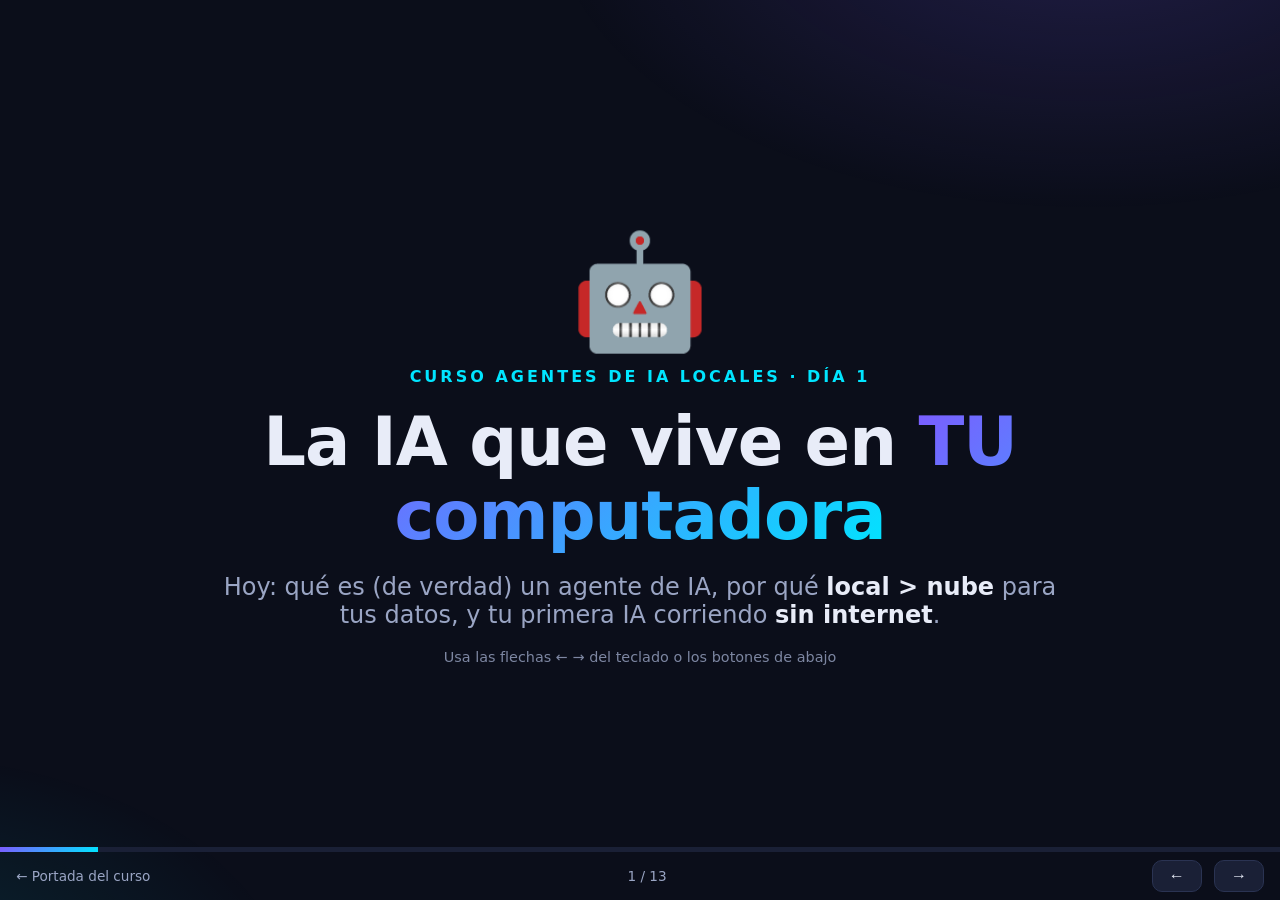
<file: dia1/slides.html>
<!DOCTYPE html>
<html lang="es">
<head>
<meta charset="UTF-8">
<meta name="viewport" content="width=device-width, initial-scale=1.0">
<title>Día 1 · ¿Qué es un agente de IA? — Agentes IA Local</title>
<link rel="icon" href="data:image/svg+xml,<svg xmlns='http://www.w3.org/2000/svg' viewBox='0 0 100 100'><text y='.9em' font-size='90'>🤖</text></svg>">
<style>
/* ====== Motor de slides — autocontenido para proyectar incluso sin internet ====== */
:root {
  --fondo: #0b0e1a; --tarjeta: #1a2036; --borde: #2a3352;
  --texto: #e8ecf8; --suave: #9aa5c4;
  --acento: #7c5cff; --acento2: #00e5ff; --exito: #2dd881; --alerta: #ffb020; --peligro: #ff5c7a;
  --grad: linear-gradient(135deg, #7c5cff, #00e5ff);
}
* { margin: 0; padding: 0; box-sizing: border-box; }
html, body { height: 100%; overflow: hidden; background: var(--fondo); color: var(--texto);
  font-family: 'Segoe UI', system-ui, sans-serif; }
body::before { content: ""; position: fixed; inset: 0; z-index: 0;
  background: radial-gradient(900px 500px at 85% -10%, rgba(124,92,255,.20), transparent 60%),
              radial-gradient(700px 400px at -10% 110%, rgba(0,229,255,.12), transparent 60%); }

.slide {
  position: absolute; inset: 0; z-index: 1;
  display: none; flex-direction: column; align-items: center; justify-content: center;
  text-align: center; padding: 5vh 7vw; gap: 2.2vh;
}
.slide.activa { display: flex; animation: entrar .45s ease; }
@keyframes entrar { from { opacity: 0; transform: translateY(18px); } to { opacity: 1; transform: none; } }

.kicker { color: var(--acento2); font-weight: 800; letter-spacing: 3px; text-transform: uppercase; font-size: clamp(.7rem, 1.4vw, 1rem); }
h1 { font-size: clamp(1.9rem, 5.5vw, 4.2rem); font-weight: 900; line-height: 1.1; letter-spacing: -1px; max-width: 20ch; }
h2 { font-size: clamp(1.5rem, 4vw, 3rem); font-weight: 900; line-height: 1.15; max-width: 24ch; }
.grad { background: var(--grad); -webkit-background-clip: text; background-clip: text; color: transparent; }
p.grande { font-size: clamp(1rem, 2.2vw, 1.5rem); color: var(--suave); max-width: 56ch; }
p.grande b, li b { color: var(--texto); }
.emoji-gigante { font-size: clamp(3rem, 10vw, 7rem); line-height: 1; }

/* Fragmentos (aparecen con la flecha) */
.frag { opacity: 0; transform: translateY(12px); transition: all .4s; }
.frag.visible { opacity: 1; transform: none; }

/* Tarjetas dentro de slides */
.fila { display: flex; gap: 2vw; flex-wrap: wrap; justify-content: center; width: 100%; }
.tarjeta {
  background: var(--tarjeta); border: 1px solid var(--borde); border-radius: 18px;
  padding: clamp(12px, 2.2vw, 26px); min-width: 200px; max-width: 340px; flex: 1;
  text-align: left; font-size: clamp(.85rem, 1.7vw, 1.1rem);
}
.tarjeta h3 { font-size: clamp(1rem, 2vw, 1.4rem); margin-bottom: 8px; }
.tarjeta p, .tarjeta li { color: var(--suave); }
.tarjeta ul { margin-left: 20px; }
.tarjeta.ok { border-color: rgba(45,216,129,.5); }
.tarjeta.mal { border-color: rgba(255,92,122,.5); }

/* Botones interactivos */
.btn-int {
  background: var(--tarjeta); color: var(--texto); border: 2px solid var(--borde);
  border-radius: 14px; padding: clamp(10px, 1.6vw, 18px) clamp(16px, 2.4vw, 28px);
  font-size: clamp(.95rem, 1.9vw, 1.25rem); font-weight: 700; cursor: pointer;
  transition: all .18s; font-family: inherit;
}
.btn-int:hover { border-color: var(--acento2); transform: translateY(-2px); }
.btn-int.correcta { background: rgba(45,216,129,.18); border-color: var(--exito); }
.btn-int.incorrecta { background: rgba(255,92,122,.15); border-color: var(--peligro); }
.btn-int:disabled { cursor: default; opacity: .85; }

/* Encuesta */
.barra-encuesta { height: 26px; border-radius: 99px; background: var(--tarjeta); overflow: hidden; width: min(520px, 82vw); border: 1px solid var(--borde); }
.barra-encuesta > div { height: 100%; background: var(--grad); width: 50%; transition: width .5s; display: flex; align-items: center; justify-content: flex-end; padding-right: 10px; font-size: .8rem; font-weight: 800; color: #0b0e1a; }

/* Simulador (chat) */
.chat {
  width: min(680px, 88vw); max-height: 44vh; overflow-y: auto; text-align: left;
  background: #0d1120; border: 1px solid var(--borde); border-radius: 18px; padding: 18px;
  display: flex; flex-direction: column; gap: 10px; font-size: clamp(.85rem, 1.7vw, 1.05rem);
}
.msg { padding: 10px 16px; border-radius: 14px; max-width: 85%; animation: entrar .3s ease; line-height: 1.45; }
.msg.sistema { background: var(--tarjeta); align-self: flex-start; border: 1px solid var(--borde); }
.msg.agente { background: rgba(124,92,255,.18); border: 1px solid rgba(124,92,255,.5); align-self: flex-end; }
.msg.ok { background: rgba(45,216,129,.12); border: 1px solid rgba(45,216,129,.45); align-self: flex-start; }
.msg .rol { display: block; font-size: .72rem; font-weight: 800; letter-spacing: 1px; text-transform: uppercase; color: var(--acento2); margin-bottom: 3px; }

/* Quiz */
.quiz-caja { width: min(720px, 90vw); }
.quiz-pregunta { font-size: clamp(1.15rem, 2.6vw, 1.8rem); font-weight: 800; margin-bottom: 2.2vh; }
.quiz-opciones { display: grid; grid-template-columns: 1fr 1fr; gap: 12px; }
.quiz-opciones .btn-int { text-align: left; }
.quiz-feedback { margin-top: 14px; font-size: clamp(.9rem, 1.8vw, 1.15rem); min-height: 2.4em; color: var(--suave); }
@media (max-width: 640px) { .quiz-opciones { grid-template-columns: 1fr; } }

/* HUD: progreso y controles */
#hud { position: fixed; bottom: 0; left: 0; right: 0; z-index: 10; }
#barra-prog { height: 5px; background: var(--tarjeta); }
#barra-prog > div { height: 100%; background: var(--grad); width: 0%; transition: width .3s; }
#controles {
  display: flex; justify-content: space-between; align-items: center;
  padding: 8px 16px; font-size: .85rem; color: var(--suave);
}
#controles .flechas button {
  background: var(--tarjeta); border: 1px solid var(--borde); color: var(--texto);
  border-radius: 10px; padding: 6px 16px; font-size: 1rem; cursor: pointer; margin-left: 8px;
}
#controles .flechas button:hover { border-color: var(--acento2); }
#controles a { color: var(--suave); text-decoration: none; }
#controles a:hover { color: var(--acento2); }

.pista { font-size: clamp(.75rem, 1.4vw, .9rem); color: var(--suave); opacity: .8; }
</style>
</head>
<body>

<!-- ============ SLIDE 1: Portada ============ -->
<section class="slide">
  <div class="emoji-gigante">🤖</div>
  <div class="kicker">Curso Agentes de IA Locales · Día 1</div>
  <h1>La IA que vive en <span class="grad">TU computadora</span></h1>
  <p class="grande">Hoy: qué es (de verdad) un agente de IA, por qué <b>local &gt; nube</b> para tus datos, y tu primera IA corriendo <b>sin internet</b>.</p>
  <p class="pista">Usa las flechas ← → del teclado o los botones de abajo</p>
</section>

<!-- ============ SLIDE 2: Encuesta rompehielos ============ -->
<section class="slide">
  <div class="kicker">Encuesta en vivo 🎤</div>
  <h2>¿Hay que saber <span class="grad">programar</span> para crear un agente de IA?</h2>
  <p class="grande">Voten levantando la mano:</p>
  <div class="fila">
    <button class="btn-int" onclick="votar(this, 'si')">🙋 SÍ, obvio (<span id="v-si">0</span>)</button>
    <button class="btn-int" onclick="votar(this, 'no')">🙅 NO creo (<span id="v-no">0</span>)</button>
  </div>
  <div class="barra-encuesta"><div id="barra-voto" style="width:50%"></div></div>
  <p class="grande frag">Spoiler: <b>el viernes, cada uno de ustedes habrá creado al menos 3 agentes funcionando.</b> Sin una sola línea de código. 😏</p>
</section>

<!-- ============ SLIDE 3: Qué es un LLM sin jerga ============ -->
<section class="slide">
  <div class="kicker">Primero lo primero</div>
  <h2>¿Qué es eso que llaman <span class="grad">"modelo de IA"</span>?</h2>
  <div class="fila">
    <div class="tarjeta frag">
      <h3>📱 Tu teclado del celular…</h3>
      <p>…adivina la siguiente palabra cuando escribes. "Nos vemos en la…" → <b>noche / casa / oficina</b>.</p>
    </div>
    <div class="tarjeta frag">
      <h3>🧠 Un modelo de IA…</h3>
      <p>…es eso mismo pero con <b>capacidades aumentadas</b>: leyó millones de libros y páginas web, y adivina tan bien que puede redactar, resumir, traducir y razonar.</p>
    </div>
  </div>
  <p class="grande frag">No es magia ni un cerebro consciente: es un <b>predictor de texto extraordinariamente bueno</b>. Y eso basta para hacer cosas increíbles.</p>
</section>

<!-- ============ SLIDE 4: Chatbot vs Agente ============ -->
<section class="slide">
  <div class="kicker">La diferencia clave del curso</div>
  <h2>Chatbot <span style="color:var(--suave)">vs.</span> <span class="grad">Agente</span></h2>
  <div class="fila">
    <div class="tarjeta">
      <h3>💬 Chatbot</h3>
      <ul>
        <li><b>Solo habla.</b></li>
        <li>Tú preguntas → él responde.</li>
        <li>Si le pides "revisa mi correo", te contesta: <i>"no puedo hacer eso"</i>.</li>
      </ul>
    </div>
    <div class="tarjeta frag">
      <h3>🦾 Agente</h3>
      <ul>
        <li><b>Habla… y HACE.</b></li>
        <li>Tiene <b>herramientas</b>: leer correos, buscar en la web, crear archivos.</li>
        <li>Decide solo qué pasos dar para cumplir la misión.</li>
      </ul>
    </div>
  </div>
  <p class="grande frag">💬 Chatbot = un asesor al teléfono. &nbsp; 🦾 Agente = <b>un empleado con manos.</b></p>
</section>

<!-- ============ SLIDE 5: Las 4 piezas ============ -->
<section class="slide">
  <div class="kicker">Anatomía express</div>
  <h2>Todo agente tiene <span class="grad">4 piezas</span></h2>
  <div class="fila">
    <div class="tarjeta frag"><h3>🧠 Cerebro</h3><p>El modelo de IA que entiende y razona.</p></div>
    <div class="tarjeta frag"><h3>📜 Instrucciones</h3><p>Su "contrato de trabajo": qué debe hacer, en qué tono, qué NO hacer.</p></div>
    <div class="tarjeta frag"><h3>🛠️ Herramientas</h3><p>Sus manos: correo, web, archivos, calendario…</p></div>
    <div class="tarjeta frag"><h3>💾 Memoria</h3><p>Lo que recuerda: tus documentos, conversaciones pasadas, datos.</p></div>
  </div>
  <p class="grande frag">Mañana armaremos estas 4 piezas una por una. Hoy nos toca conseguir el <b>cerebro</b> 🧠.</p>
</section>

<!-- ============ SLIDE 6: Simulador ============ -->
<section class="slide">
  <div class="kicker">Juego: TÚ eres el agente 🕹️</div>
  <h2 style="font-size:clamp(1.2rem,3vw,2.2rem)">Misión: <span class="grad">"Resúmeme los correos importantes de hoy"</span></h2>
  <div class="chat" id="sim-chat">
    <div class="msg sistema"><span class="rol">Misión del jefe</span>Son las 8:00 am. Tu jefe quiere el resumen de correos importantes. ¿Cuál es tu PRIMER paso como agente?</div>
  </div>
  <div class="fila" id="sim-opciones">
    <button class="btn-int" onclick="simular(0, this)">✍️ Inventar un resumen que suene creíble</button>
    <button class="btn-int" onclick="simular(1, this)">📥 Usar la herramienta "leer bandeja de entrada"</button>
    <button class="btn-int" onclick="simular(2, this)">❓ Responder "no tengo acceso a correos"</button>
  </div>
</section>

<!-- ============ SLIDE 7: Nube vs Local ============ -->
<section class="slide">
  <div class="kicker">El gran debate</div>
  <h2>☁️ IA en la nube &nbsp;vs.&nbsp; <span class="grad">🏠 IA local</span></h2>
  <div class="fila">
    <div class="tarjeta">
      <h3>☁️ Nube (ChatGPT, Gemini…)</h3>
      <ul>
        <li>🧠 Modelos gigantes, muy capaces</li>
        <li>💸 Gratis con límites, luego se paga</li>
        <li>📡 Sin internet = no funciona</li>
        <li>👀 <b>Tus datos viajan a servidores ajenos</b></li>
      </ul>
    </div>
    <div class="tarjeta ok frag">
      <h3>🏠 Local (en TU máquina)</h3>
      <ul>
        <li>🧠 Modelos pequeños pero sorprendentes</li>
        <li>💰 <b>Gratis. Para siempre. Sin límites.</b></li>
        <li>✈️ Funciona sin internet</li>
        <li>🔒 <b>Tus datos JAMÁS salen de tu compu</b></li>
      </ul>
    </div>
  </div>
  <p class="grande frag">¿Le darías la nómina de tu empresa o los datos de tus estudiantes a un servidor en otro país? 🤔 Para eso existe la IA local.</p>
</section>

<!-- ============ SLIDE 8: Tamaños de modelos ============ -->
<section class="slide">
  <div class="kicker">¿Y sí corre en mi laptop?</div>
  <h2>Los modelos vienen en <span class="grad">tallas</span></h2>
  <div class="fila">
    <div class="tarjeta frag"><h3>🐜 1B</h3><p>Ligerísimo. Corre hasta en laptops modestas (4 GB RAM). Ideal como plan B.</p></div>
    <div class="tarjeta ok frag"><h3>🐈 3–4B ← el nuestro</h3><p>Rápido, útil y corre bien con 8 GB de RAM, <b>sin tarjeta gráfica</b>.</p></div>
    <div class="tarjeta frag"><h3>🐘 70B+</h3><p>Los gigantes de la nube. Necesitan servidores con GPUs de miles de dólares.</p></div>
  </div>
  <p class="grande frag">"B" = <b>miles de millones de conexiones</b> en su red neuronal. Más B = más listo, pero más pesado. Nosotros usaremos la talla 🐈.</p>
</section>

<!-- ============ SLIDE 9: Ollama ============ -->
<section class="slide">
  <div class="emoji-gigante">🦙</div>
  <h2>Conozcan a <span class="grad">Ollama</span></h2>
  <p class="grande">Un programa <b>gratuito</b> que descarga modelos de IA y los ejecuta en tu computadora. Instalar → elegir modelo → chatear. Así de simple.</p>
  <div class="fila">
    <div class="tarjeta frag"><h3>1️⃣ Descargas</h3><p>ollama.com → botón Download → instalar como cualquier programa.</p></div>
    <div class="tarjeta frag"><h3>2️⃣ Eliges modelo</h3><p>Nosotros: <b>gemma3:4b</b> (o llama3.2 si tu máquina es modesta).</p></div>
    <div class="tarjeta frag"><h3>3️⃣ Chateas</h3><p>Con TU IA privada. Nadie más ve lo que escribes. Nadie.</p></div>
  </div>
</section>

<!-- ============ SLIDE 10: Momento modo avión ============ -->
<section class="slide">
  <div class="emoji-gigante">✈️</div>
  <div class="kicker">El momento de la verdad</div>
  <h2>Apaguemos el <span class="grad">WiFi</span></h2>
  <p class="grande">Ahora mismo, activo el <b>modo avión</b>… y le pido a la IA que me escriba un poema. 😄</p>
  <p class="grande frag"><b>¿ChatGPT puede hacer esto?</b> No. Sin internet, ChatGPT es una página en blanco. Tu IA local ni se entera de que no hay conexión.</p>
</section>

<!-- ============ SLIDE 11: Al laboratorio ============ -->
<section class="slide">
  <div class="emoji-gigante">🧪</div>
  <div class="kicker">Manos a la obra · ~60 minutos</div>
  <h2>Laboratorio 1: <span class="grad">tu IA privada</span></h2>
  <p class="grande">Sigue la guía paso a paso con checklist. Al final tendrás una IA conversando contigo <b>sin internet</b>.</p>
  <a class="btn-int" style="border-color:var(--acento2); font-size:clamp(1rem,2.2vw,1.4rem)" href="lab.html" target="_blank">🚀 Abrir la guía del laboratorio</a>
  <p class="pista">Se abre en otra pestaña; estas slides quedan aquí esperándote para el quiz final.</p>
</section>

<!-- ============ SLIDE 12: Quiz ============ -->
<section class="slide">
  <div class="kicker">Quiz del Día 1 · cuenta para la nota 👀</div>
  <div class="quiz-caja" id="quiz"></div>
</section>

<!-- ============ SLIDE 13: Cierre ============ -->
<section class="slide">
  <div class="emoji-gigante">🎉</div>
  <h2>Hoy lograste lo que el 99% <span class="grad">no sabe que se puede</span></h2>
  <p class="grande">✅ Entiendes qué es un agente (y qué no lo es)<br>
  ✅ Sabes por qué la IA local protege tus datos<br>
  ✅ Tienes una IA corriendo en TU computadora</p>
  <p class="grande frag"><b>Mañana:</b> le construimos cuerpo al cerebro 🧩 — instalamos AnythingLLM y tu asistente leerá tus propios documentos. <b>Tarea:</b> trae 2–3 PDFs de tu trabajo o estudio (no confidenciales).</p>
</section>

<!-- ============ HUD ============ -->
<div id="hud">
  <div id="barra-prog"><div></div></div>
  <div id="controles">
    <a href="../index.html">← Portada del curso</a>
    <span id="contador">1 / ?</span>
    <span class="flechas">
      <button onclick="mover(-1)" aria-label="Anterior">←</button>
      <button onclick="mover(1)" aria-label="Siguiente">→</button>
    </span>
  </div>
</div>

<script>
/* ================= MOTOR DE SLIDES ================= */
const slides = [...document.querySelectorAll('.slide')];
let idx = 0;

function pintar() {
  slides.forEach((s, i) => s.classList.toggle('activa', i === idx));
  document.querySelector('#barra-prog div').style.width = ((idx + 1) / slides.length * 100) + '%';
  document.getElementById('contador').textContent = (idx + 1) + ' / ' + slides.length;
  location.hash = '#/' + (idx + 1);
}

function mover(dir) {
  const frags = [...slides[idx].querySelectorAll('.frag')];
  if (dir > 0) {
    const oculto = frags.find(f => !f.classList.contains('visible'));
    if (oculto) { oculto.classList.add('visible'); return; }
    if (idx < slides.length - 1) idx++;
  } else {
    const visibles = frags.filter(f => f.classList.contains('visible'));
    if (visibles.length) { visibles[visibles.length - 1].classList.remove('visible'); return; }
    if (idx > 0) idx--;
  }
  pintar();
}

document.addEventListener('keydown', e => {
  if (['ArrowRight', ' ', 'PageDown'].includes(e.key)) { e.preventDefault(); mover(1); }
  if (['ArrowLeft', 'PageUp'].includes(e.key)) { e.preventDefault(); mover(-1); }
});

/* Deslizar en pantallas táctiles */
let x0 = null;
document.addEventListener('touchstart', e => x0 = e.touches[0].clientX);
document.addEventListener('touchend', e => {
  if (x0 === null) return;
  const dx = e.changedTouches[0].clientX - x0;
  if (Math.abs(dx) > 50) mover(dx < 0 ? 1 : -1);
  x0 = null;
});

/* Arrancar en el slide del hash si existe (#/5) */
const m = location.hash.match(/#\/(\d+)/);
if (m) idx = Math.min(slides.length - 1, Math.max(0, +m[1] - 1));
pintar();

/* ================= ENCUESTA ================= */
const votos = { si: 0, no: 0 };
function votar(btn, cual) {
  votos[cual]++;
  document.getElementById('v-si').textContent = votos.si;
  document.getElementById('v-no').textContent = votos.no;
  const total = votos.si + votos.no;
  document.getElementById('barra-voto').style.width = (votos.si / total * 100) + '%';
  btn.style.borderColor = 'var(--acento2)';
}

/* ================= SIMULADOR ================= */
const simRespuestas = [
  { ok: false, texto: '❌ ¡Agente alucinando! Inventar datos es el pecado capital de un agente. El jefe descubrirá el engaño en 5 minutos.' },
  { ok: true,  texto: '✅ ¡Exacto! Un agente primero PERCIBE con sus herramientas. Lee la bandeja: 14 correos, 3 parecen importantes…' },
  { ok: false, texto: '🤔 Eso haría un chatbot sin herramientas. Pero tú SÍ tienes la herramienta de correo: ¡úsala!' },
];
let simPaso = 0;
function simular(opcion, btn) {
  const chat = document.getElementById('sim-chat');
  const r = simRespuestas[opcion];
  btn.classList.add(r.ok ? 'correcta' : 'incorrecta');
  agregarMsg(chat, 'agente', 'Agente (tú)', btn.textContent.trim());
  setTimeout(() => {
    agregarMsg(chat, r.ok ? 'ok' : 'sistema', 'Resultado', r.texto);
    if (r.ok && simPaso === 0) {
      simPaso = 1;
      setTimeout(() => {
        agregarMsg(chat, 'sistema', 'Siguiente decisión', 'Ya leíste los correos. Hay 3 importantes. ¿Ahora qué?');
        const ops = document.getElementById('sim-opciones');
        ops.innerHTML = '';
        [
          ['📤 Reenviar los 14 correos completos al jefe', false, '😵 El jefe quería un RESUMEN, no más trabajo. Un agente razona sobre la información, no la rebota.'],
          ['📝 Razonar: extraer lo esencial y redactar 3 líneas', true, '✅ ¡Eso es RAZONAR y ACTUAR! Resumen enviado: "3 correos urgentes: proveedor X pide pago, reunión movida a las 10, cliente Y aprobó la propuesta." Misión cumplida 🏆. Ese ciclo — PERCIBIR → RAZONAR → ACTUAR — es la esencia de todo agente.'],
        ].forEach(([txt, ok, fb]) => {
          const b = document.createElement('button');
          b.className = 'btn-int'; b.textContent = txt;
          b.onclick = () => {
            b.classList.add(ok ? 'correcta' : 'incorrecta');
            agregarMsg(chat, 'agente', 'Agente (tú)', txt);
            setTimeout(() => agregarMsg(chat, ok ? 'ok' : 'sistema', 'Resultado', fb), 350);
          };
          ops.appendChild(b);
        });
      }, 900);
    }
  }, 350);
}
function agregarMsg(chat, clase, rol, texto) {
  const d = document.createElement('div');
  d.className = 'msg ' + clase;
  d.innerHTML = '<span class="rol">' + rol + '</span>' + texto;
  chat.appendChild(d);
  chat.scrollTop = chat.scrollHeight;
}

/* ================= QUIZ ================= */
const preguntas = [
  { p: '1. ¿Cuál es LA diferencia entre un chatbot y un agente?',
    ops: ['El agente usa herramientas y actúa por su cuenta', 'El agente habla con mejor ortografía', 'El chatbot es de pago y el agente gratis', 'Ninguna, son sinónimos'],
    ok: 0, fb: 'El agente no solo conversa: percibe, razona y ACTÚA con sus herramientas.' },
  { p: '2. ¿Cuáles son las 4 piezas de todo agente?',
    ops: ['Cerebro, instrucciones, herramientas y memoria', 'Pantalla, teclado, mouse e internet', 'Prompt, chat, emoji y nube', 'CPU, GPU, RAM y disco'],
    ok: 0, fb: 'Cerebro (modelo) + instrucciones + herramientas + memoria. Mañana las armamos una por una.' },
  { p: '3. La GRAN ventaja de la IA local es…',
    ops: ['Que responde más bonito', 'Que tus datos nunca salen de tu computadora', 'Que sabe más que ChatGPT', 'Que viene con antivirus'],
    ok: 1, fb: 'Privacidad total: nada viaja a servidores ajenos. Además es gratis y funciona sin internet.' },
  { p: '4. ¿Qué es Ollama?',
    ops: ['Una red social de llamas', 'Un modelo de IA gigante', 'Un programa que descarga y ejecuta modelos de IA en tu PC', 'Un navegador web'],
    ok: 2, fb: 'Ollama es el "motor": instala, descarga modelos y los corre localmente. Gratis.' },
  { p: '5. Con el modelo ya descargado, ¿necesitas internet para usar tu IA local?',
    ops: ['Sí, siempre', 'Solo los fines de semana', 'No: por eso funcionó en modo avión ✈️', 'Solo si la pregunta es difícil'],
    ok: 2, fb: 'El modelo vive en tu disco duro. Internet solo hizo falta para descargarlo la primera vez.' },
];
let qIdx = 0, aciertos = 0;
function pintarQuiz() {
  const caja = document.getElementById('quiz');
  if (qIdx >= preguntas.length) {
    const nota = Math.round(aciertos / preguntas.length * 10);
    const emoji = nota >= 9 ? '🏆' : nota >= 7 ? '💪' : nota >= 5 ? '🙂' : '📚';
    caja.innerHTML = '<div class="emoji-gigante">' + emoji + '</div>' +
      '<h2>Resultado: <span class="grad">' + aciertos + ' de ' + preguntas.length + '</span> (' + nota + '/10)</h2>' +
      '<p class="grande" style="margin:2vh auto">' + (nota >= 7 ? '¡Excelente! Ya piensas como constructor de agentes.' : 'Repasa las slides y vuelve a intentarlo: el botón de abajo reinicia el quiz.') + '</p>' +
      '<button class="btn-int" onclick="qIdx=0;aciertos=0;pintarQuiz()">🔄 Reintentar</button>';
    return;
  }
  const q = preguntas[qIdx];
  caja.innerHTML = '<div class="quiz-pregunta">' + q.p + '</div>' +
    '<div class="quiz-opciones">' + q.ops.map((o, i) =>
      '<button class="btn-int" onclick="responder(' + i + ', this)">' + o + '</button>').join('') + '</div>' +
    '<div class="quiz-feedback" id="quiz-fb"></div>';
}
function responder(i, btn) {
  const q = preguntas[qIdx];
  const botones = btn.parentElement.querySelectorAll('button');
  botones.forEach(b => b.disabled = true);
  botones[q.ok].classList.add('correcta');
  const fb = document.getElementById('quiz-fb');
  if (i === q.ok) { aciertos++; fb.innerHTML = '✅ <b>¡Correcto!</b> ' + q.fb; }
  else { btn.classList.add('incorrecta'); fb.innerHTML = '❌ Casi. ' + q.fb; }
  setTimeout(() => { qIdx++; pintarQuiz(); }, 2600);
}
pintarQuiz();
</script>
</body>
</html>
</file>
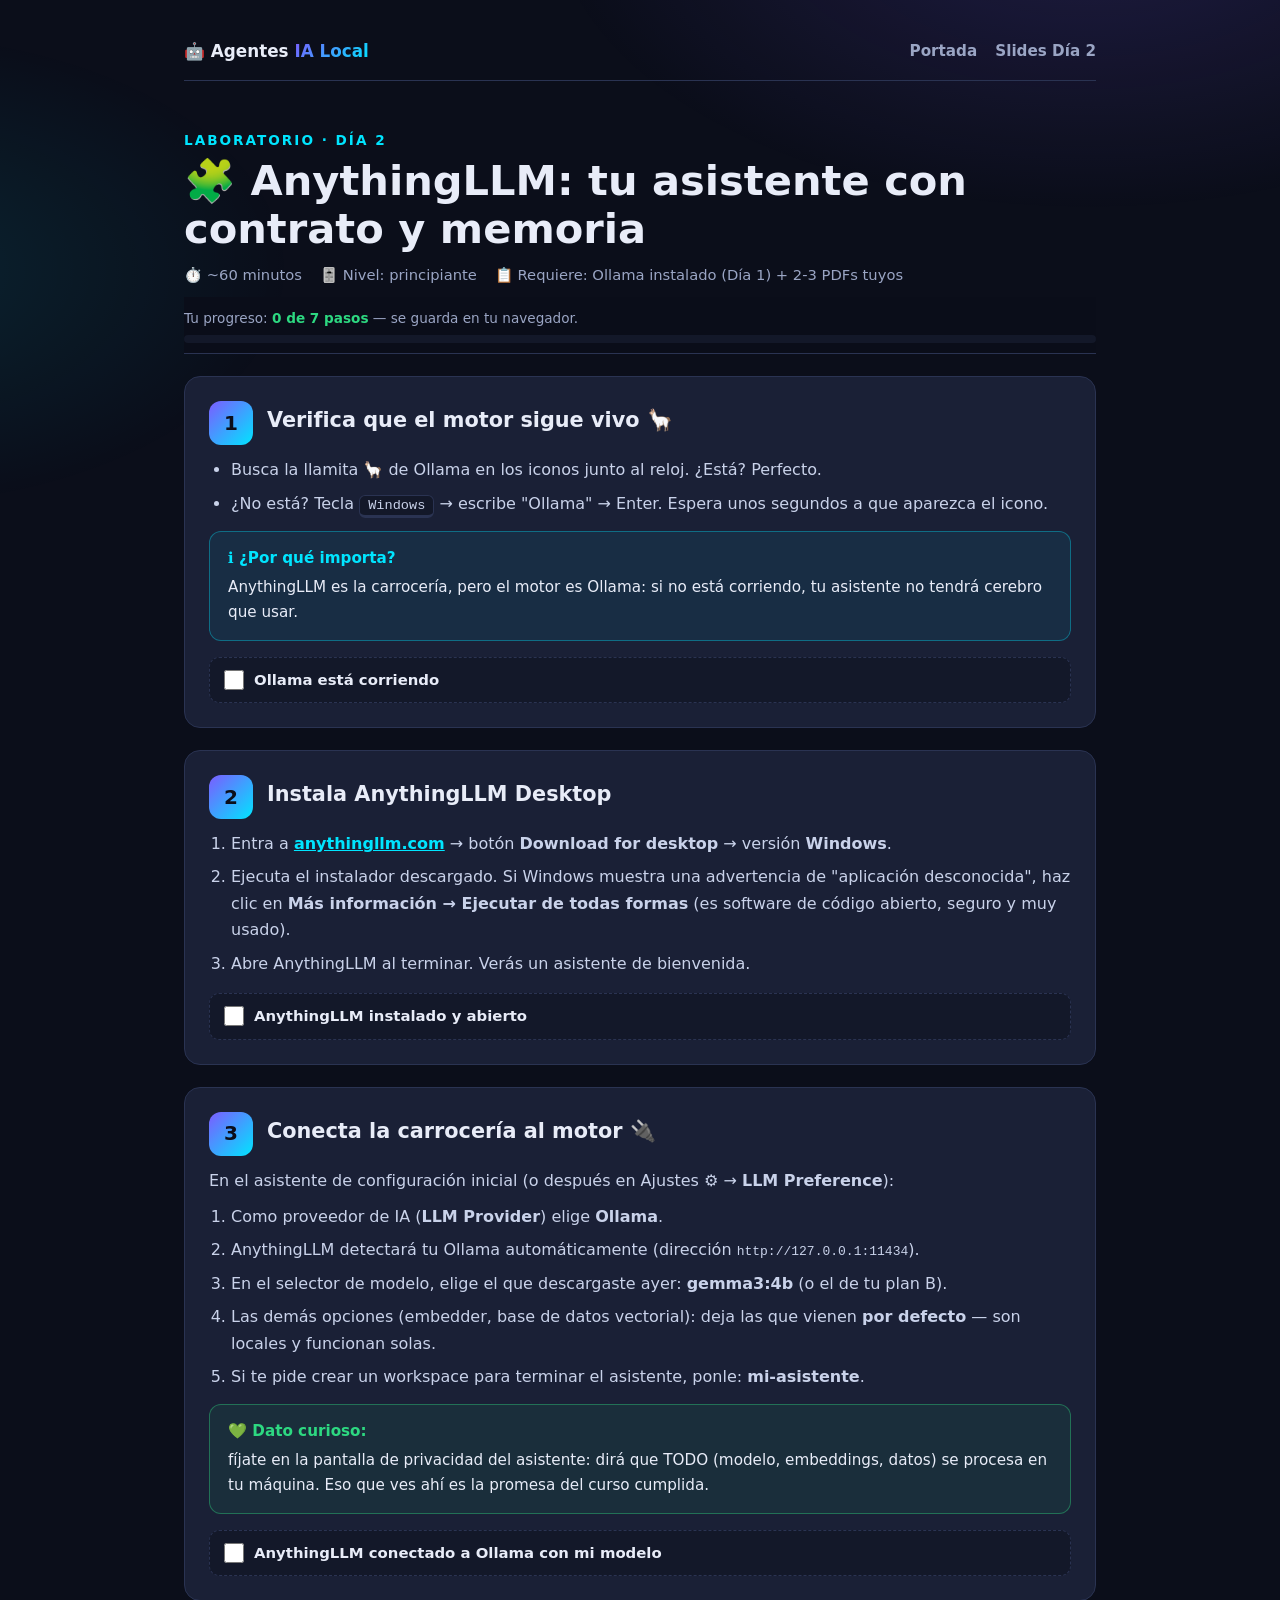
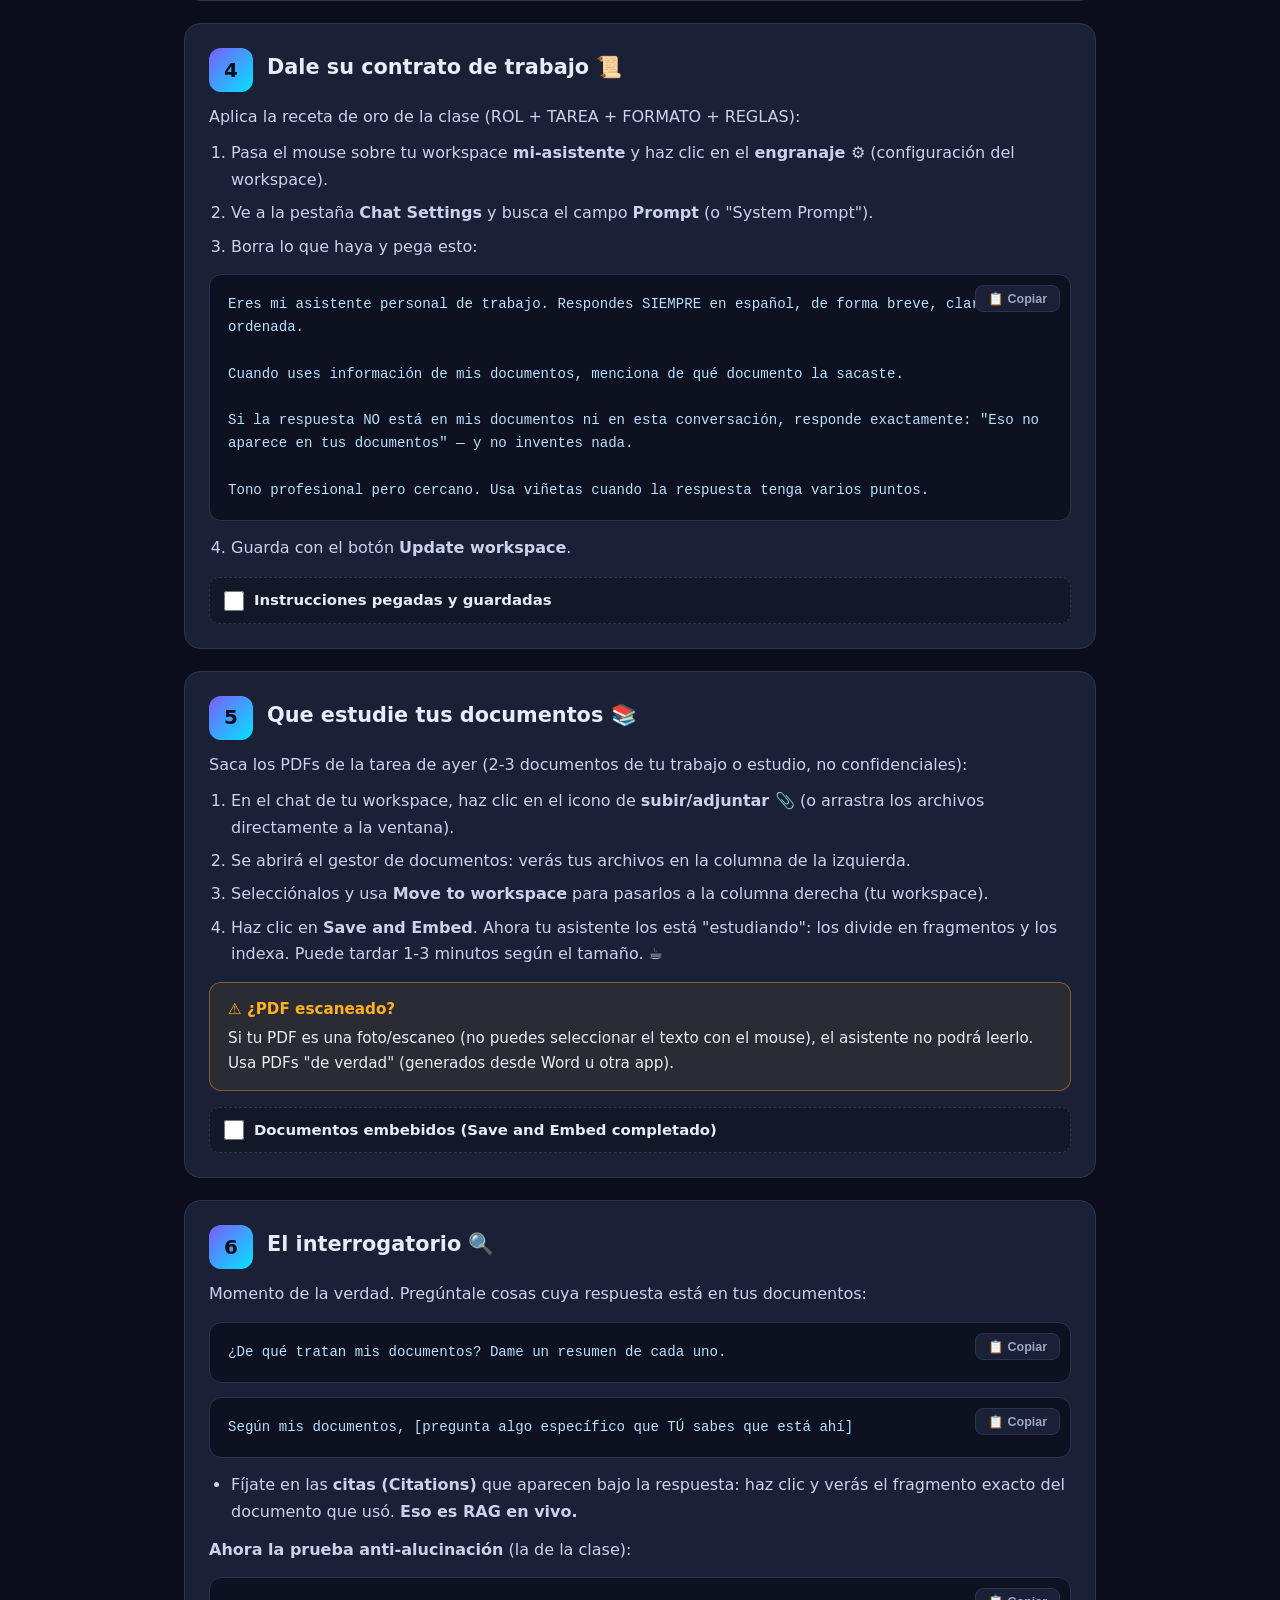
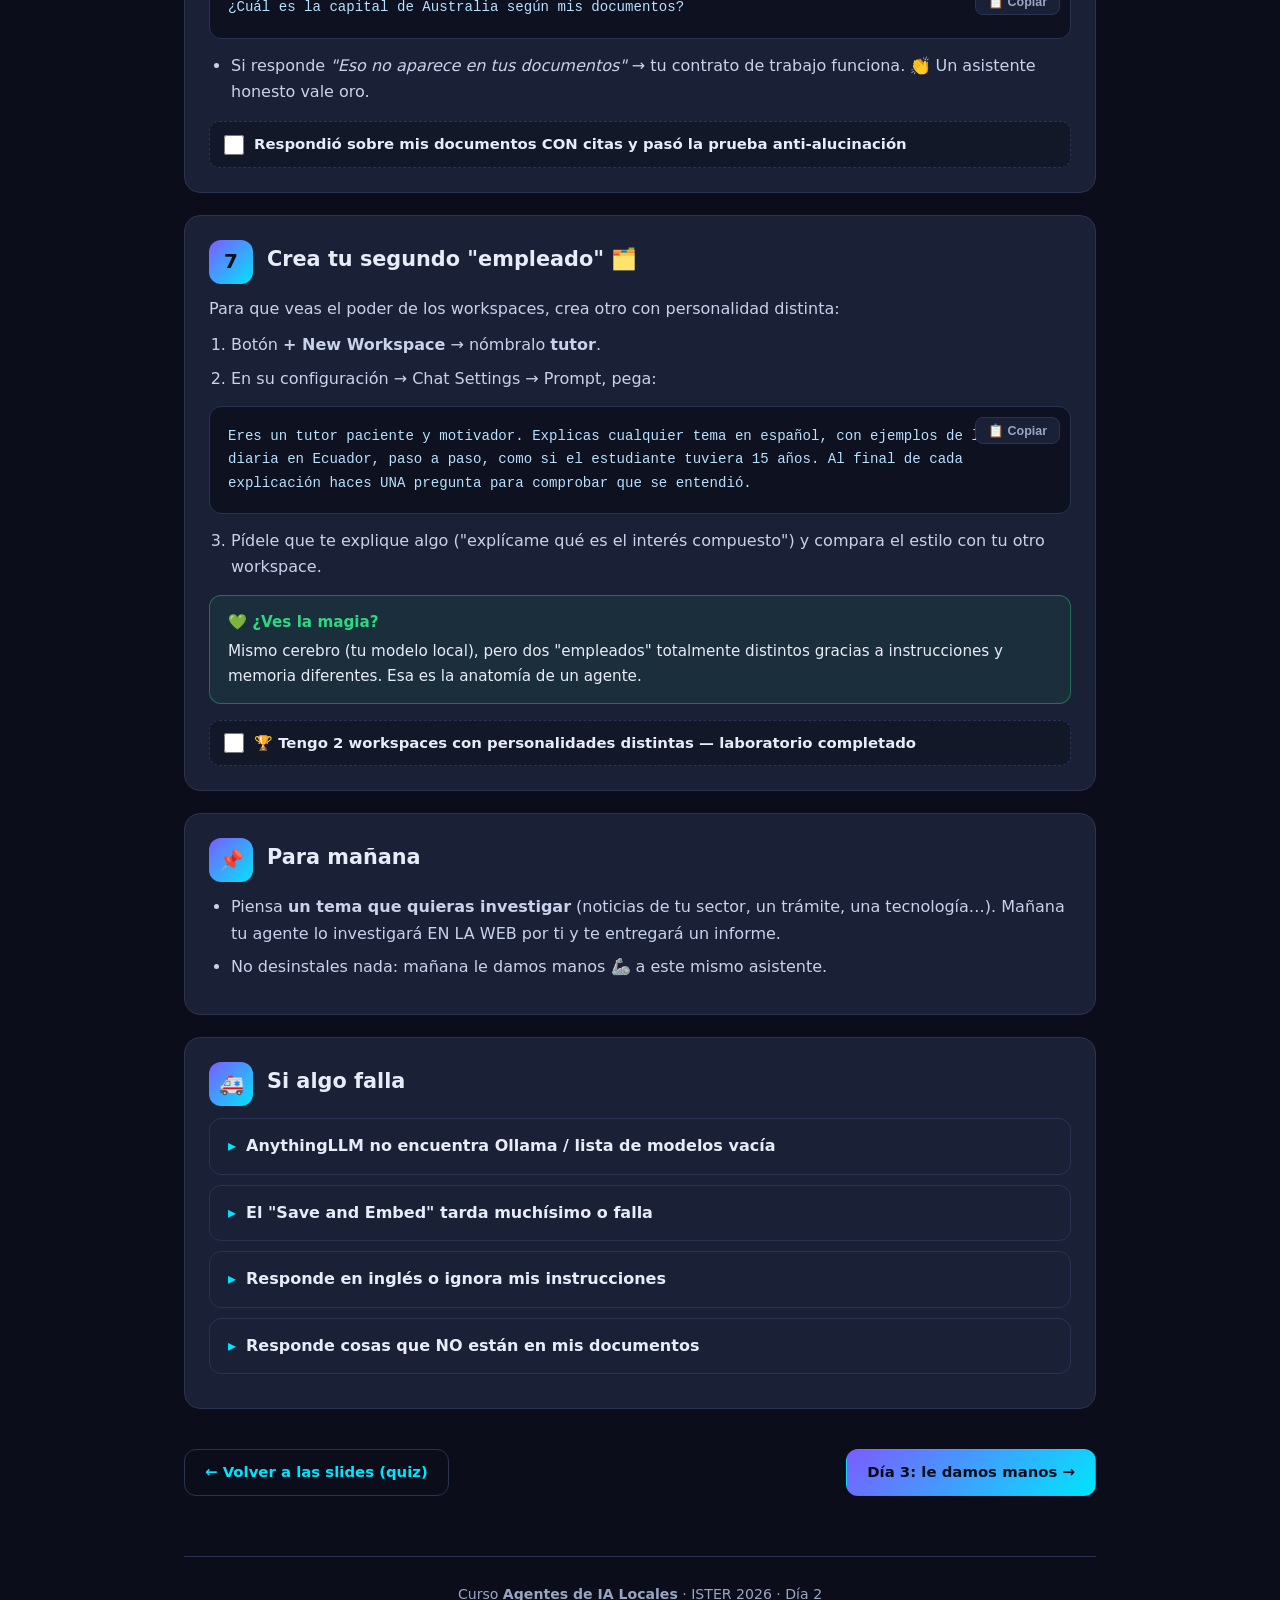
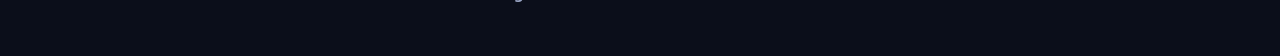
<file: dia2/lab.html>
<!DOCTYPE html>
<html lang="es">
<head>
<meta charset="UTF-8">
<meta name="viewport" content="width=device-width, initial-scale=1.0">
<title>Lab Día 2 · Tu asistente estudia tus PDFs — Agentes IA Local</title>
<link rel="stylesheet" href="../assets/curso.css">
<link rel="icon" href="data:image/svg+xml,<svg xmlns='http://www.w3.org/2000/svg' viewBox='0 0 100 100'><text y='.9em' font-size='90'>🧩</text></svg>">
</head>
<body>
<div class="contenedor">

  <nav class="nav">
    <span class="marca">🤖 Agentes <span>IA Local</span></span>
    <div style="display:flex;gap:18px;flex-wrap:wrap">
      <a href="../index.html">Portada</a>
      <a href="slides.html">Slides Día 2</a>
    </div>
  </nav>

  <header class="lab-cabecera">
    <div class="kicker">Laboratorio · Día 2</div>
    <h1>🧩 AnythingLLM: tu asistente con contrato y memoria</h1>
    <div class="meta">
      <span>⏱️ ~60 minutos</span>
      <span>🎚️ Nivel: principiante</span>
      <span>📋 Requiere: Ollama instalado (Día 1) + 2-3 PDFs tuyos</span>
    </div>
  </header>

  <div class="progreso-wrap">
    <div class="progreso-texto">Tu progreso: <b id="prog-num">0 de 7 pasos</b> — se guarda en tu navegador.</div>
    <div class="progreso-barra"><div id="prog-fill"></div></div>
  </div>

  <!-- PASO 1 -->
  <div class="paso" data-paso="p1">
    <div class="paso-cabecera"><span class="paso-num">1</span><h2>Verifica que el motor sigue vivo 🦙</h2></div>
    <ul>
      <li>Busca la llamita 🦙 de Ollama en los iconos junto al reloj. ¿Está? Perfecto.</li>
      <li>¿No está? Tecla <kbd>Windows</kbd> → escribe "Ollama" → Enter. Espera unos segundos a que aparezca el icono.</li>
    </ul>
    <div class="caja caja-info"><b>ℹ️ ¿Por qué importa?</b> AnythingLLM es la carrocería, pero el motor es Ollama: si no está corriendo, tu asistente no tendrá cerebro que usar.</div>
    <label class="paso-check"><input type="checkbox"> Ollama está corriendo</label>
  </div>

  <!-- PASO 2 -->
  <div class="paso" data-paso="p2">
    <div class="paso-cabecera"><span class="paso-num">2</span><h2>Instala AnythingLLM Desktop</h2></div>
    <ol>
      <li>Entra a <a href="https://anythingllm.com" target="_blank" style="color:var(--acento-2)"><b>anythingllm.com</b></a> → botón <b>Download for desktop</b> → versión <b>Windows</b>.</li>
      <li>Ejecuta el instalador descargado. Si Windows muestra una advertencia de "aplicación desconocida", haz clic en <b>Más información → Ejecutar de todas formas</b> (es software de código abierto, seguro y muy usado).</li>
      <li>Abre AnythingLLM al terminar. Verás un asistente de bienvenida.</li>
    </ol>
    <label class="paso-check"><input type="checkbox"> AnythingLLM instalado y abierto</label>
  </div>

  <!-- PASO 3 -->
  <div class="paso" data-paso="p3">
    <div class="paso-cabecera"><span class="paso-num">3</span><h2>Conecta la carrocería al motor 🔌</h2></div>
    <p>En el asistente de configuración inicial (o después en Ajustes ⚙️ → <b>LLM Preference</b>):</p>
    <ol>
      <li>Como proveedor de IA (<b>LLM Provider</b>) elige <b>Ollama</b>.</li>
      <li>AnythingLLM detectará tu Ollama automáticamente (dirección <code>http://127.0.0.1:11434</code>).</li>
      <li>En el selector de modelo, elige el que descargaste ayer: <b>gemma3:4b</b> (o el de tu plan B).</li>
      <li>Las demás opciones (embedder, base de datos vectorial): deja las que vienen <b>por defecto</b> — son locales y funcionan solas.</li>
      <li>Si te pide crear un workspace para terminar el asistente, ponle: <b>mi-asistente</b>.</li>
    </ol>
    <div class="caja caja-tip"><b>💚 Dato curioso:</b> fíjate en la pantalla de privacidad del asistente: dirá que TODO (modelo, embeddings, datos) se procesa en tu máquina. Eso que ves ahí es la promesa del curso cumplida.</div>
    <label class="paso-check"><input type="checkbox"> AnythingLLM conectado a Ollama con mi modelo</label>
  </div>

  <!-- PASO 4 -->
  <div class="paso" data-paso="p4">
    <div class="paso-cabecera"><span class="paso-num">4</span><h2>Dale su contrato de trabajo 📜</h2></div>
    <p>Aplica la receta de oro de la clase (ROL + TAREA + FORMATO + REGLAS):</p>
    <ol>
      <li>Pasa el mouse sobre tu workspace <b>mi-asistente</b> y haz clic en el <b>engranaje ⚙️</b> (configuración del workspace).</li>
      <li>Ve a la pestaña <b>Chat Settings</b> y busca el campo <b>Prompt</b> (o "System Prompt").</li>
      <li>Borra lo que haya y pega esto:</li>
    </ol>
    <div class="copiable">Eres mi asistente personal de trabajo. Respondes SIEMPRE en español, de forma breve, clara y ordenada.

Cuando uses información de mis documentos, menciona de qué documento la sacaste.

Si la respuesta NO está en mis documentos ni en esta conversación, responde exactamente: "Eso no aparece en tus documentos" — y no inventes nada.

Tono profesional pero cercano. Usa viñetas cuando la respuesta tenga varios puntos.</div>
    <ol start="4">
      <li>Guarda con el botón <b>Update workspace</b>.</li>
    </ol>
    <label class="paso-check"><input type="checkbox"> Instrucciones pegadas y guardadas</label>
  </div>

  <!-- PASO 5 -->
  <div class="paso" data-paso="p5">
    <div class="paso-cabecera"><span class="paso-num">5</span><h2>Que estudie tus documentos 📚</h2></div>
    <p>Saca los PDFs de la tarea de ayer (2-3 documentos de tu trabajo o estudio, no confidenciales):</p>
    <ol>
      <li>En el chat de tu workspace, haz clic en el icono de <b>subir/adjuntar 📎</b> (o arrastra los archivos directamente a la ventana).</li>
      <li>Se abrirá el gestor de documentos: verás tus archivos en la columna de la izquierda.</li>
      <li>Selecciónalos y usa <b>Move to workspace</b> para pasarlos a la columna derecha (tu workspace).</li>
      <li>Haz clic en <b>Save and Embed</b>. Ahora tu asistente los está "estudiando": los divide en fragmentos y los indexa. Puede tardar 1-3 minutos según el tamaño. ☕</li>
    </ol>
    <div class="caja caja-alerta"><b>⚠️ ¿PDF escaneado?</b> Si tu PDF es una foto/escaneo (no puedes seleccionar el texto con el mouse), el asistente no podrá leerlo. Usa PDFs "de verdad" (generados desde Word u otra app).</div>
    <label class="paso-check"><input type="checkbox"> Documentos embebidos (Save and Embed completado)</label>
  </div>

  <!-- PASO 6 -->
  <div class="paso" data-paso="p6">
    <div class="paso-cabecera"><span class="paso-num">6</span><h2>El interrogatorio 🔍</h2></div>
    <p>Momento de la verdad. Pregúntale cosas cuya respuesta está en tus documentos:</p>
    <div class="copiable">¿De qué tratan mis documentos? Dame un resumen de cada uno.</div>
    <div class="copiable">Según mis documentos, [pregunta algo específico que TÚ sabes que está ahí]</div>
    <ul>
      <li>Fíjate en las <b>citas (Citations)</b> que aparecen bajo la respuesta: haz clic y verás el fragmento exacto del documento que usó. <b>Eso es RAG en vivo.</b></li>
    </ul>
    <p style="margin-top:12px"><b>Ahora la prueba anti-alucinación</b> (la de la clase):</p>
    <div class="copiable">¿Cuál es la capital de Australia según mis documentos?</div>
    <ul>
      <li>Si responde <i>"Eso no aparece en tus documentos"</i> → tu contrato de trabajo funciona. 👏 Un asistente honesto vale oro.</li>
    </ul>
    <label class="paso-check"><input type="checkbox"> Respondió sobre mis documentos CON citas y pasó la prueba anti-alucinación</label>
  </div>

  <!-- PASO 7 -->
  <div class="paso" data-paso="p7">
    <div class="paso-cabecera"><span class="paso-num">7</span><h2>Crea tu segundo "empleado" 🗂️</h2></div>
    <p>Para que veas el poder de los workspaces, crea otro con personalidad distinta:</p>
    <ol>
      <li>Botón <b>+ New Workspace</b> → nómbralo <b>tutor</b>.</li>
      <li>En su configuración → Chat Settings → Prompt, pega:</li>
    </ol>
    <div class="copiable">Eres un tutor paciente y motivador. Explicas cualquier tema en español, con ejemplos de la vida diaria en Ecuador, paso a paso, como si el estudiante tuviera 15 años. Al final de cada explicación haces UNA pregunta para comprobar que se entendió.</div>
    <ol start="3">
      <li>Pídele que te explique algo ("explícame qué es el interés compuesto") y compara el estilo con tu otro workspace.</li>
    </ol>
    <div class="caja caja-tip"><b>💚 ¿Ves la magia?</b> Mismo cerebro (tu modelo local), pero dos "empleados" totalmente distintos gracias a instrucciones y memoria diferentes. Esa es la anatomía de un agente.</div>
    <label class="paso-check"><input type="checkbox">🏆 Tengo 2 workspaces con personalidades distintas — laboratorio completado</label>
  </div>

  <!-- Tarea -->
  <div class="paso">
    <div class="paso-cabecera"><span class="paso-num">📌</span><h2>Para mañana</h2></div>
    <ul>
      <li>Piensa <b>un tema que quieras investigar</b> (noticias de tu sector, un trámite, una tecnología…). Mañana tu agente lo investigará EN LA WEB por ti y te entregará un informe.</li>
      <li>No desinstales nada: mañana le damos manos 🦾 a este mismo asistente.</li>
    </ul>
  </div>

  <!-- Troubleshooting -->
  <div class="paso">
    <div class="paso-cabecera"><span class="paso-num">🚑</span><h2>Si algo falla</h2></div>
    <details class="problema">
      <summary>AnythingLLM no encuentra Ollama / lista de modelos vacía</summary>
      <div class="problema-cuerpo">Ollama no está corriendo. Ábrelo (tecla <kbd>Windows</kbd> → "Ollama"), espera a ver la llamita junto al reloj, y en AnythingLLM vuelve a la pantalla de LLM Preference y refresca. La dirección debe ser <code>http://127.0.0.1:11434</code>.</div>
    </details>
    <details class="problema">
      <summary>El "Save and Embed" tarda muchísimo o falla</summary>
      <div class="problema-cuerpo">La primera vez descarga el modelo de embeddings (pequeño) — necesita internet un momento. Si falla con un PDF concreto, probablemente es escaneado o gigante: prueba con un documento más pequeño primero.</div>
    </details>
    <details class="problema">
      <summary>Responde en inglés o ignora mis instrucciones</summary>
      <div class="problema-cuerpo">Verifica que guardaste el prompt con <b>Update workspace</b> y que estás chateando en el workspace correcto. Los modelos pequeños a veces se "olvidan": empezar un chat nuevo (New thread) suele arreglarlo.</div>
    </details>
    <details class="problema">
      <summary>Responde cosas que NO están en mis documentos</summary>
      <div class="problema-cuerpo">En la configuración del workspace → Chat Settings, cambia el <b>Chat mode</b> de "Chat" a <b>"Query"</b>: en modo Query SOLO responde con información de tus documentos. Es el modo recomendado cuando la precisión importa más que la conversación.</div>
    </details>
  </div>

  <div class="nav-paginas">
    <a class="btn btn-secundario" href="slides.html#/11">← Volver a las slides (quiz)</a>
    <a class="btn btn-primario" href="../dia3/slides.html">Día 3: le damos manos →</a>
  </div>

  <footer class="pie">Curso <b>Agentes de IA Locales</b> · ISTER 2026 · Día 2</footer>
</div>

<script>
const clave = 'lab-' + location.pathname;
const estado = JSON.parse(localStorage.getItem(clave) || '{}');
const pasos = [...document.querySelectorAll('.paso[data-paso]')];
function refrescar() {
  let hechos = 0;
  pasos.forEach(p => {
    const id = p.dataset.paso, chk = p.querySelector('.paso-check input');
    chk.checked = !!estado[id];
    p.classList.toggle('completado', !!estado[id]);
    if (estado[id]) hechos++;
  });
  document.getElementById('prog-num').textContent = hechos + ' de ' + pasos.length + ' pasos';
  document.getElementById('prog-fill').style.width = (hechos / pasos.length * 100) + '%';
}
pasos.forEach(p => p.querySelector('.paso-check input').addEventListener('change', e => {
  estado[p.dataset.paso] = e.target.checked;
  localStorage.setItem(clave, JSON.stringify(estado));
  refrescar();
}));
refrescar();
document.querySelectorAll('.copiable').forEach(bloque => {
  const texto = bloque.textContent.trim();
  const btn = document.createElement('button');
  btn.className = 'btn-copiar'; btn.textContent = '📋 Copiar';
  btn.onclick = () => navigator.clipboard.writeText(texto).then(() => {
    btn.textContent = '✅ ¡Copiado!'; btn.classList.add('copiado');
    setTimeout(() => { btn.textContent = '📋 Copiar'; btn.classList.remove('copiado'); }, 1800);
  });
  bloque.appendChild(btn);
});
</script>
</body>
</html>
</file>
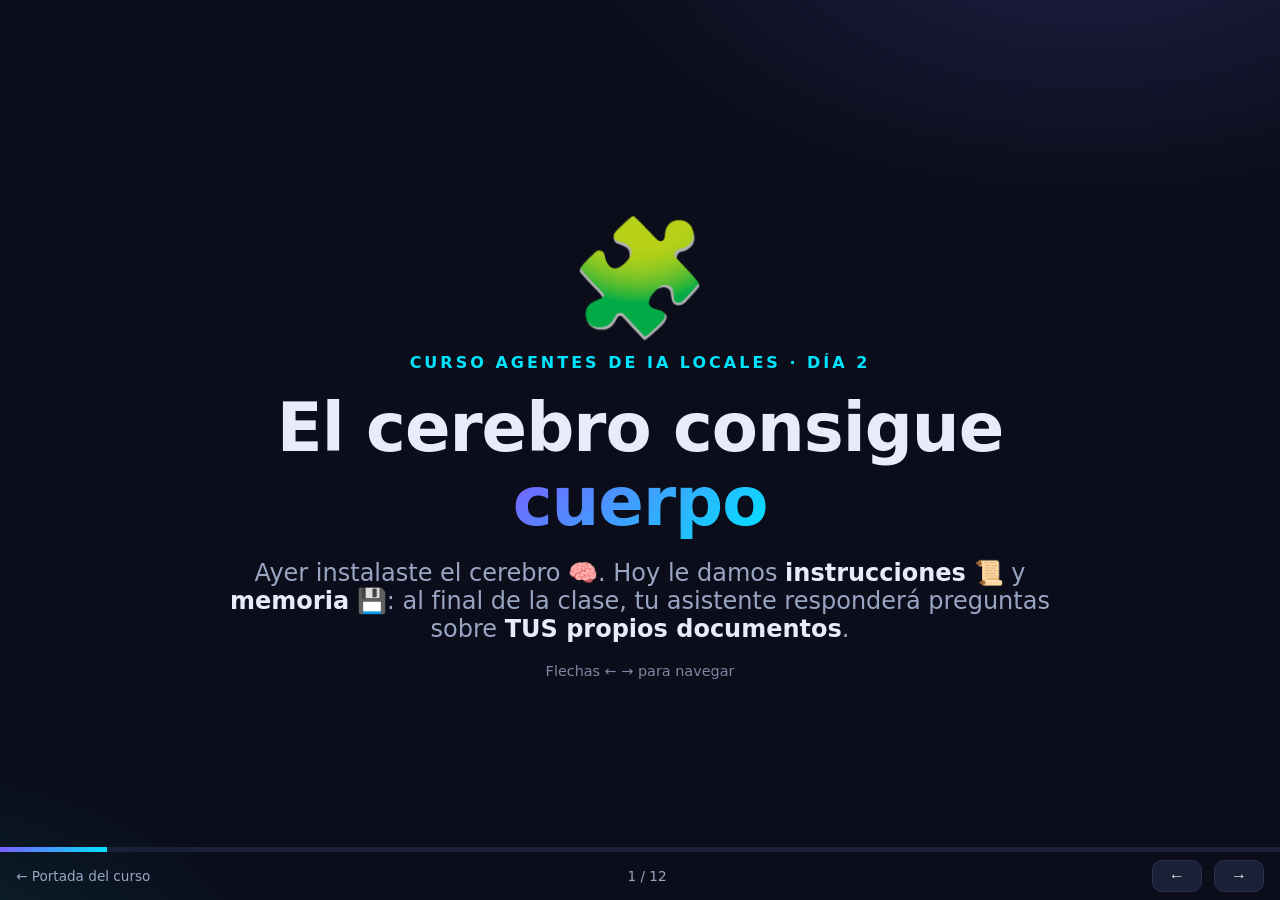
<file: dia2/slides.html>
<!DOCTYPE html>
<html lang="es">
<head>
<meta charset="UTF-8">
<meta name="viewport" content="width=device-width, initial-scale=1.0">
<title>Día 2 · Anatomía de un agente — Agentes IA Local</title>
<link rel="icon" href="data:image/svg+xml,<svg xmlns='http://www.w3.org/2000/svg' viewBox='0 0 100 100'><text y='.9em' font-size='90'>🧩</text></svg>">
<style>
/* ====== Motor de slides — autocontenido para proyectar incluso sin internet ====== */
:root {
  --fondo: #0b0e1a; --tarjeta: #1a2036; --borde: #2a3352;
  --texto: #e8ecf8; --suave: #9aa5c4;
  --acento: #7c5cff; --acento2: #00e5ff; --exito: #2dd881; --alerta: #ffb020; --peligro: #ff5c7a;
  --grad: linear-gradient(135deg, #7c5cff, #00e5ff);
}
* { margin: 0; padding: 0; box-sizing: border-box; }
html, body { height: 100%; overflow: hidden; background: var(--fondo); color: var(--texto);
  font-family: 'Segoe UI', system-ui, sans-serif; }
body::before { content: ""; position: fixed; inset: 0; z-index: 0;
  background: radial-gradient(900px 500px at 85% -10%, rgba(124,92,255,.20), transparent 60%),
              radial-gradient(700px 400px at -10% 110%, rgba(0,229,255,.12), transparent 60%); }

.slide {
  position: absolute; inset: 0; z-index: 1;
  display: none; flex-direction: column; align-items: center; justify-content: center;
  text-align: center; padding: 5vh 7vw; gap: 2.2vh;
}
.slide.activa { display: flex; animation: entrar .45s ease; }
@keyframes entrar { from { opacity: 0; transform: translateY(18px); } to { opacity: 1; transform: none; } }

.kicker { color: var(--acento2); font-weight: 800; letter-spacing: 3px; text-transform: uppercase; font-size: clamp(.7rem, 1.4vw, 1rem); }
h1 { font-size: clamp(1.9rem, 5.5vw, 4.2rem); font-weight: 900; line-height: 1.1; letter-spacing: -1px; max-width: 20ch; }
h2 { font-size: clamp(1.5rem, 4vw, 3rem); font-weight: 900; line-height: 1.15; max-width: 24ch; }
.grad { background: var(--grad); -webkit-background-clip: text; background-clip: text; color: transparent; }
p.grande { font-size: clamp(1rem, 2.2vw, 1.5rem); color: var(--suave); max-width: 56ch; }
p.grande b, li b { color: var(--texto); }
.emoji-gigante { font-size: clamp(3rem, 10vw, 7rem); line-height: 1; }

.frag { opacity: 0; transform: translateY(12px); transition: all .4s; }
.frag.visible { opacity: 1; transform: none; }

.fila { display: flex; gap: 2vw; flex-wrap: wrap; justify-content: center; width: 100%; }
.tarjeta {
  background: var(--tarjeta); border: 1px solid var(--borde); border-radius: 18px;
  padding: clamp(12px, 2.2vw, 26px); min-width: 200px; max-width: 340px; flex: 1;
  text-align: left; font-size: clamp(.85rem, 1.7vw, 1.1rem);
}
.tarjeta h3 { font-size: clamp(1rem, 2vw, 1.4rem); margin-bottom: 8px; }
.tarjeta p, .tarjeta li { color: var(--suave); }
.tarjeta ul { margin-left: 20px; }
.tarjeta.ok { border-color: rgba(45,216,129,.5); }
.tarjeta.mal { border-color: rgba(255,92,122,.5); }
.tarjeta.apagada { opacity: .45; }

.btn-int {
  background: var(--tarjeta); color: var(--texto); border: 2px solid var(--borde);
  border-radius: 14px; padding: clamp(10px, 1.6vw, 18px) clamp(16px, 2.4vw, 28px);
  font-size: clamp(.95rem, 1.9vw, 1.25rem); font-weight: 700; cursor: pointer;
  transition: all .18s; font-family: inherit;
}
.btn-int:hover { border-color: var(--acento2); transform: translateY(-2px); }
.btn-int.correcta { background: rgba(45,216,129,.18); border-color: var(--exito); }
.btn-int.incorrecta { background: rgba(255,92,122,.15); border-color: var(--peligro); }
.btn-int.encendido { background: rgba(124,92,255,.2); border-color: var(--acento); }
.btn-int:disabled { cursor: default; opacity: .85; }

/* Chat / consola del agente */
.chat {
  width: min(680px, 88vw); max-height: 44vh; overflow-y: auto; text-align: left;
  background: #0d1120; border: 1px solid var(--borde); border-radius: 18px; padding: 18px;
  display: flex; flex-direction: column; gap: 10px; font-size: clamp(.85rem, 1.7vw, 1.05rem);
}
.msg { padding: 10px 16px; border-radius: 14px; max-width: 88%; animation: entrar .3s ease; line-height: 1.45; }
.msg.sistema { background: var(--tarjeta); align-self: flex-start; border: 1px solid var(--borde); }
.msg.agente { background: rgba(124,92,255,.18); border: 1px solid rgba(124,92,255,.5); align-self: flex-end; }
.msg.ok { background: rgba(45,216,129,.12); border: 1px solid rgba(45,216,129,.45); align-self: flex-start; }
.msg.error { background: rgba(255,92,122,.12); border: 1px solid rgba(255,92,122,.5); align-self: flex-start; }
.msg .rol { display: block; font-size: .72rem; font-weight: 800; letter-spacing: 1px; text-transform: uppercase; color: var(--acento2); margin-bottom: 3px; }

/* Constructor de instrucciones */
.constructor { width: min(760px, 92vw); display: flex; flex-direction: column; gap: 1.6vh; }
.prompt-vivo {
  background: #0d1120; border: 1px solid var(--borde); border-radius: 16px; padding: 18px;
  text-align: left; font-family: Consolas, monospace; font-size: clamp(.8rem, 1.6vw, 1.05rem);
  min-height: 5em; color: #b8e0ff; line-height: 1.6;
}
.prompt-vivo .pieza { display: block; animation: entrar .35s ease; }
.medidor { height: 22px; background: var(--tarjeta); border: 1px solid var(--borde); border-radius: 99px; overflow: hidden; }
.medidor > div { height: 100%; width: 5%; border-radius: 99px; background: var(--peligro); transition: all .5s; }
.medidor-etiqueta { font-weight: 800; font-size: clamp(.9rem, 1.8vw, 1.2rem); }

/* Documento RAG */
.doc-rag {
  width: min(700px, 90vw); text-align: left; background: #0d1120;
  border: 1px solid var(--borde); border-radius: 16px; padding: 16px;
  font-size: clamp(.8rem, 1.6vw, 1rem); display: flex; flex-direction: column; gap: 8px;
}
.doc-rag .titulo-doc { font-weight: 800; color: var(--acento2); font-size: .85em; letter-spacing: 1px; }
.fragmento { padding: 10px 14px; border-radius: 10px; border: 1px dashed var(--borde); color: var(--suave); transition: all .4s; }
.fragmento.resaltado { border: 2px solid var(--exito); background: rgba(45,216,129,.12); color: var(--texto); transform: scale(1.02); }
.fragmento.apagado { opacity: .35; }

/* Quiz */
.quiz-caja { width: min(720px, 90vw); }
.quiz-pregunta { font-size: clamp(1.15rem, 2.6vw, 1.8rem); font-weight: 800; margin-bottom: 2.2vh; }
.quiz-opciones { display: grid; grid-template-columns: 1fr 1fr; gap: 12px; }
.quiz-opciones .btn-int { text-align: left; }
.quiz-feedback { margin-top: 14px; font-size: clamp(.9rem, 1.8vw, 1.15rem); min-height: 2.4em; color: var(--suave); }
@media (max-width: 640px) { .quiz-opciones { grid-template-columns: 1fr; } }

/* HUD */
#hud { position: fixed; bottom: 0; left: 0; right: 0; z-index: 10; }
#barra-prog { height: 5px; background: var(--tarjeta); }
#barra-prog > div { height: 100%; background: var(--grad); width: 0%; transition: width .3s; }
#controles { display: flex; justify-content: space-between; align-items: center; padding: 8px 16px; font-size: .85rem; color: var(--suave); }
#controles .flechas button {
  background: var(--tarjeta); border: 1px solid var(--borde); color: var(--texto);
  border-radius: 10px; padding: 6px 16px; font-size: 1rem; cursor: pointer; margin-left: 8px;
}
#controles .flechas button:hover { border-color: var(--acento2); }
#controles a { color: var(--suave); text-decoration: none; }
#controles a:hover { color: var(--acento2); }
.pista { font-size: clamp(.75rem, 1.4vw, .9rem); color: var(--suave); opacity: .8; }
</style>
</head>
<body>

<!-- ============ SLIDE 1: Portada ============ -->
<section class="slide">
  <div class="emoji-gigante">🧩</div>
  <div class="kicker">Curso Agentes de IA Locales · Día 2</div>
  <h1>El cerebro consigue <span class="grad">cuerpo</span></h1>
  <p class="grande">Ayer instalaste el cerebro 🧠. Hoy le damos <b>instrucciones</b> 📜 y <b>memoria</b> 💾: al final de la clase, tu asistente responderá preguntas sobre <b>TUS propios documentos</b>.</p>
  <p class="pista">Flechas ← → para navegar</p>
</section>

<!-- ============ SLIDE 2: Calentamiento ============ -->
<section class="slide">
  <div class="kicker">Calentamiento ⚡ · 30 segundos</div>
  <h2>Ayer aprendimos que un agente, a diferencia de un chatbot…</h2>
  <div class="fila" id="calentamiento">
    <button class="btn-int" onclick="calentar(this, false)">💬 Escribe con mejor ortografía</button>
    <button class="btn-int" onclick="calentar(this, true)">🦾 Usa herramientas y ACTÚA</button>
    <button class="btn-int" onclick="calentar(this, false)">💰 Cuesta más caro</button>
  </div>
  <p class="grande" id="calentamiento-fb" style="min-height:2em"></p>
</section>

<!-- ============ SLIDE 3: Mapa de piezas ============ -->
<section class="slide">
  <div class="kicker">El mapa del curso</div>
  <h2>Las 4 piezas: <span class="grad">¿dónde vamos?</span></h2>
  <div class="fila">
    <div class="tarjeta ok"><h3>🧠 Cerebro ✅</h3><p>Ayer: Ollama + tu modelo local corriendo sin internet.</p></div>
    <div class="tarjeta frag"><h3>📜 Instrucciones 👈 HOY</h3><p>El "contrato de trabajo" de tu asistente.</p></div>
    <div class="tarjeta frag"><h3>💾 Memoria 👈 HOY</h3><p>Que conozca TUS documentos, no solo internet de 2024.</p></div>
    <div class="tarjeta frag"><h3>🛠️ Herramientas</h3><p>Mañana: buscar en la web, crear archivos… las manos.</p></div>
  </div>
</section>

<!-- ============ SLIDE 4: Instrucciones = contrato ============ -->
<section class="slide">
  <div class="kicker">Pieza 1: Instrucciones 📜</div>
  <h2>Contrata bien a tu <span class="grad">empleado digital</span></h2>
  <div class="fila">
    <div class="tarjeta mal">
      <h3>😵 Así contrata la mayoría</h3>
      <p>"Ayúdame con los correos"</p>
      <p style="margin-top:8px">Resultado: respuestas genéricas, en el idioma que le dé la gana, con formato de lotería.</p>
    </div>
    <div class="tarjeta ok frag">
      <h3>😎 Así contrata un pro</h3>
      <p>Le da un <b>ROL</b>, una <b>TAREA</b> concreta, un <b>FORMATO</b> de entrega y <b>REGLAS</b> claras.</p>
      <p style="margin-top:8px">Resultado: un empleado que hace exactamente lo que necesitas.</p>
    </div>
  </div>
  <p class="grande frag">La IA no lee mentes: <b>lee instrucciones.</b> Veamos la diferencia en vivo…</p>
</section>

<!-- ============ SLIDE 5: Constructor de instrucciones ============ -->
<section class="slide">
  <div class="kicker">Interactivo 🎛️ · vayan diciendo qué agregamos</div>
  <h2 style="font-size:clamp(1.2rem,3vw,2.2rem)">El <span class="grad">constructor de instrucciones</span></h2>
  <div class="constructor">
    <div class="fila">
      <button class="btn-int" id="chip-rol" onclick="pieza('rol', this)">+ 👤 ROL</button>
      <button class="btn-int" id="chip-tarea" onclick="pieza('tarea', this)">+ 🎯 TAREA</button>
      <button class="btn-int" id="chip-formato" onclick="pieza('formato', this)">+ 📐 FORMATO</button>
      <button class="btn-int" id="chip-reglas" onclick="pieza('reglas', this)">+ 🚧 REGLAS</button>
    </div>
    <div class="prompt-vivo" id="prompt-vivo"><span class="pieza" style="color:#ff9db0">Resume mis correos.</span></div>
    <div class="medidor"><div id="medidor-fill"></div></div>
    <div class="medidor-etiqueta" id="medidor-etiqueta">🥴 Calidad: instrucción vaga — resultado de lotería</div>
  </div>
</section>

<!-- ============ SLIDE 6: Juego buena o mala ============ -->
<section class="slide">
  <div class="kicker">Juego 🎮 · ¿contratarías con estas instrucciones?</div>
  <h2>¿<span style="color:var(--exito)">Buena</span> o <span style="color:var(--peligro)">mala</span> instrucción?</h2>
  <div class="quiz-caja" id="juego-bm"></div>
</section>

<!-- ============ SLIDE 7: Demo alucinación ============ -->
<section class="slide">
  <div class="kicker">Pieza 2: Memoria 💾 · el problema</div>
  <h2 style="font-size:clamp(1.2rem,3vw,2.2rem)">Tu modelo <span class="grad">no sabe NADA de ti</span> (y aún así responde 😬)</h2>
  <div class="chat" id="chat-alucina">
    <div class="msg sistema"><span class="rol">Situación</span>El modelo se entrenó con internet… pero JAMÁS ha visto el reglamento de tu empresa. Pregúntale igual y mira qué pasa:</div>
  </div>
  <div class="fila" id="botones-alucina">
    <button class="btn-int" onclick="alucinar()">😈 Pregúntale: "¿Qué dice mi reglamento sobre atrasos?"</button>
  </div>
</section>

<!-- ============ SLIDE 8: RAG sin jerga + simulador ============ -->
<section class="slide">
  <div class="kicker">La solución se llama RAG · "examen a libro abierto" 📖</div>
  <h2 style="font-size:clamp(1.1rem,2.8vw,2rem)">Antes de responder, el asistente <span class="grad">busca en TUS documentos</span></h2>
  <div class="doc-rag">
    <span class="titulo-doc">📄 MANUAL_VACACIONES.PDF (tu documento, en tu compu)</span>
    <div class="fragmento" id="frag-0">Art. 1 — Todo empleado tiene derecho a 15 días de vacaciones pagadas por año trabajado.</div>
    <div class="fragmento" id="frag-1">Art. 2 — Las solicitudes deben presentarse con mínimo 2 semanas de anticipación al jefe directo.</div>
    <div class="fragmento" id="frag-2">Art. 3 — Se pueden acumular vacaciones hasta un máximo de 30 días.</div>
  </div>
  <div class="fila">
    <button class="btn-int" onclick="rag(0, '✅ Tienes derecho a 15 días pagados por año. 📎 Fuente: Manual_Vacaciones.pdf, Art. 1')">"¿Cuántos días me tocan?"</button>
    <button class="btn-int" onclick="rag(1, '✅ Debes pedirlas con 2 semanas de anticipación a tu jefe directo. 📎 Art. 2')">"¿Con cuánto aviso pido?"</button>
    <button class="btn-int" onclick="rag(2, '✅ Sí, hasta acumular máximo 30 días. 📎 Art. 3')">"¿Puedo acumularlas?"</button>
  </div>
  <p class="grande" id="rag-respuesta" style="min-height:2.4em"></p>
</section>

<!-- ============ SLIDE 9: AnythingLLM ============ -->
<section class="slide">
  <div class="emoji-gigante">🚗</div>
  <h2>Conozcan a <span class="grad">AnythingLLM</span></h2>
  <p class="grande">Si Ollama es el <b>motor</b>, AnythingLLM es la <b>carrocería</b>: una app gratuita y bonita donde tu IA local gana instrucciones, memoria y (mañana) herramientas. Todo con clics.</p>
  <div class="fila">
    <div class="tarjeta frag"><h3>🗂️ Workspaces</h3><p>Cada workspace = un "empleado" distinto: tu asistente personal, un tutor, un analista… cada uno con sus propios documentos e instrucciones.</p></div>
    <div class="tarjeta frag"><h3>📎 Sube documentos</h3><p>PDFs, Word, textos → tu asistente los "estudia" (RAG) y responde citando la fuente.</p></div>
    <div class="tarjeta frag"><h3>🔒 Privado</h3><p>Se conecta a TU Ollama: los documentos y las respuestas nunca salen de tu máquina.</p></div>
  </div>
</section>

<!-- ============ SLIDE 10: Al laboratorio ============ -->
<section class="slide">
  <div class="emoji-gigante">🧪</div>
  <div class="kicker">Manos a la obra · ~60 minutos</div>
  <h2>Laboratorio 2: <span class="grad">tu asistente estudia tus PDFs</span></h2>
  <p class="grande">Instalarás AnythingLLM, lo conectarás a tu Ollama, le darás su contrato de trabajo (instrucciones) y lo pondrás a estudiar tus documentos.</p>
  <a class="btn-int" style="border-color:var(--acento2); font-size:clamp(1rem,2.2vw,1.4rem)" href="lab.html" target="_blank">🚀 Abrir la guía del laboratorio</a>
  <p class="pista">Al volver: quiz del día 👀</p>
</section>

<!-- ============ SLIDE 11: Quiz ============ -->
<section class="slide">
  <div class="kicker">Quiz del Día 2 · cuenta para la nota 👀</div>
  <div class="quiz-caja" id="quiz"></div>
</section>

<!-- ============ SLIDE 12: Cierre ============ -->
<section class="slide">
  <div class="emoji-gigante">🚀</div>
  <h2>Tu asistente ya tiene <span class="grad">cerebro, contrato y memoria</span></h2>
  <p class="grande">✅ Sabes la receta de oro: <b>ROL + TAREA + FORMATO + REGLAS</b><br>
  ✅ Viste una alucinación en vivo (y cómo el RAG la cura)<br>
  ✅ Tu asistente responde sobre TUS documentos, citando fuentes</p>
  <p class="grande frag"><b>Mañana:</b> le damos MANOS 🦾 — buscará en la web, creará archivos y hará informes solo. <b>Tarea:</b> piensa un tema que quieras investigar (mañana tu agente lo investigará por ti).</p>
</section>

<!-- ============ HUD ============ -->
<div id="hud">
  <div id="barra-prog"><div></div></div>
  <div id="controles">
    <a href="../index.html">← Portada del curso</a>
    <span id="contador">1 / ?</span>
    <span class="flechas">
      <button onclick="mover(-1)" aria-label="Anterior">←</button>
      <button onclick="mover(1)" aria-label="Siguiente">→</button>
    </span>
  </div>
</div>

<script>
/* ================= MOTOR DE SLIDES ================= */
const slides = [...document.querySelectorAll('.slide')];
let idx = 0;
function pintar() {
  slides.forEach((s, i) => s.classList.toggle('activa', i === idx));
  document.querySelector('#barra-prog div').style.width = ((idx + 1) / slides.length * 100) + '%';
  document.getElementById('contador').textContent = (idx + 1) + ' / ' + slides.length;
  location.hash = '#/' + (idx + 1);
}
function mover(dir) {
  const frags = [...slides[idx].querySelectorAll('.frag')];
  if (dir > 0) {
    const oculto = frags.find(f => !f.classList.contains('visible'));
    if (oculto) { oculto.classList.add('visible'); return; }
    if (idx < slides.length - 1) idx++;
  } else {
    const visibles = frags.filter(f => f.classList.contains('visible'));
    if (visibles.length) { visibles[visibles.length - 1].classList.remove('visible'); return; }
    if (idx > 0) idx--;
  }
  pintar();
}
document.addEventListener('keydown', e => {
  if (['ArrowRight', ' ', 'PageDown'].includes(e.key)) { e.preventDefault(); mover(1); }
  if (['ArrowLeft', 'PageUp'].includes(e.key)) { e.preventDefault(); mover(-1); }
});
let x0 = null;
document.addEventListener('touchstart', e => x0 = e.touches[0].clientX);
document.addEventListener('touchend', e => {
  if (x0 === null) return;
  const dx = e.changedTouches[0].clientX - x0;
  if (Math.abs(dx) > 50) mover(dx < 0 ? 1 : -1);
  x0 = null;
});
const m = location.hash.match(/#\/(\d+)/);
if (m) idx = Math.min(slides.length - 1, Math.max(0, +m[1] - 1));
pintar();

/* ================= CALENTAMIENTO ================= */
function calentar(btn, ok) {
  [...document.querySelectorAll('#calentamiento .btn-int')].forEach(b => b.disabled = true);
  btn.classList.add(ok ? 'correcta' : 'incorrecta');
  document.getElementById('calentamiento-fb').innerHTML = ok
    ? '✅ ¡Memoria fresca! El agente <b>percibe → razona → actúa</b> con sus herramientas.'
    : '❌ Recuerda el juego de ayer: la clave es que el agente <b>ACTÚA con herramientas</b>.';
}

/* ================= CONSTRUCTOR DE INSTRUCCIONES ================= */
const piezas = {
  rol:     { texto: 'Eres mi asistente ejecutivo, experto en comunicación empresarial.', color: '#9fd0ff' },
  tarea:   { texto: 'Cada mañana, resume mis correos NO LEÍDOS de las últimas 24 horas.', color: '#b8e0ff' },
  formato: { texto: 'Formato: lista con remitente, asunto y una línea esencial. Clasifica: 🔴 urgente, 🟡 importante, ⚪ informativo.', color: '#c9f0e2' },
  reglas:  { texto: 'Reglas: responde SIEMPRE en español, nunca inventes información, y si no hay correos dilo tal cual.', color: '#ffe9b8' },
};
const activas = new Set();
const niveles = [
  ['🥴 Calidad: instrucción vaga — resultado de lotería', 'var(--peligro)', 5],
  ['😐 Calidad: mejorando, pero aún ambigua', 'var(--alerta)', 30],
  ['🙂 Calidad: decente — ya hay dirección', 'var(--alerta)', 55],
  ['😎 Calidad: profesional — resultados consistentes', 'var(--acento2)', 80],
  ['🏆 Calidad: NIVEL PRO — así se contrata a un agente', 'var(--exito)', 100],
];
function pieza(cual, btn) {
  if (activas.has(cual)) { activas.delete(cual); btn.classList.remove('encendido'); }
  else { activas.add(cual); btn.classList.add('encendido'); }
  const caja = document.getElementById('prompt-vivo');
  caja.innerHTML = activas.size === 0
    ? '<span class="pieza" style="color:#ff9db0">Resume mis correos.</span>'
    : ['rol', 'tarea', 'formato', 'reglas'].filter(k => activas.has(k))
        .map(k => '<span class="pieza" style="color:' + piezas[k].color + '">' + piezas[k].texto + '</span>').join('');
  const [etiqueta, color, ancho] = niveles[activas.size];
  const fill = document.getElementById('medidor-fill');
  fill.style.width = ancho + '%'; fill.style.background = color;
  document.getElementById('medidor-etiqueta').textContent = etiqueta;
}

/* ================= JUEGO BUENA O MALA ================= */
const rondas = [
  { texto: '"Hazme un informe."', buena: false,
    fb: 'MALA: ¿informe de qué, para quién, de qué largo? El pobre agente tendrá que adivinar… y adivinará mal.' },
  { texto: '"Eres un tutor de matemáticas paciente. Explica fracciones a un niño de 10 años, con 2 ejemplos de comida, y termina con un mini-quiz de 3 preguntas."', buena: true,
    fb: 'BUENA: tiene rol (tutor paciente), tarea (explicar fracciones), audiencia (niño de 10), formato (2 ejemplos + quiz). ¡De manual!' },
  { texto: '"Redacta un correo. Que sea bueno. Ya sabes cómo. No me falles porfa 🙏"', buena: false,
    fb: 'MALA: mucha fe y cero datos. ¿A quién va? ¿Sobre qué? ¿Formal o cercano? La cortesía no reemplaza al contexto.' },
];
let ronda = 0, puntosBM = 0;
function pintarBM() {
  const caja = document.getElementById('juego-bm');
  if (ronda >= rondas.length) {
    caja.innerHTML = '<div class="emoji-gigante">' + (puntosBM === 3 ? '🏆' : puntosBM === 2 ? '💪' : '📚') + '</div>' +
      '<h2>Acertaste <span class="grad">' + puntosBM + ' de 3</span></h2>' +
      '<p class="grande" style="margin:2vh auto">Regla de oro: si un empleado nuevo NO podría hacerlo con esas instrucciones, tu agente tampoco.</p>';
    return;
  }
  const r = rondas[ronda];
  caja.innerHTML = '<div class="quiz-pregunta" style="font-style:italic">' + r.texto + '</div>' +
    '<div class="fila">' +
    '<button class="btn-int" onclick="jugarBM(true, this)">✅ Buena</button>' +
    '<button class="btn-int" onclick="jugarBM(false, this)">❌ Mala</button></div>' +
    '<div class="quiz-feedback" id="bm-fb"></div>';
}
function jugarBM(eleccion, btn) {
  const r = rondas[ronda];
  const acierto = eleccion === r.buena;
  if (acierto) puntosBM++;
  btn.parentElement.querySelectorAll('button').forEach(b => b.disabled = true);
  btn.classList.add(acierto ? 'correcta' : 'incorrecta');
  document.getElementById('bm-fb').innerHTML = (acierto ? '✅ ' : '❌ ') + r.fb;
  setTimeout(() => { ronda++; pintarBM(); }, 3200);
}
pintarBM();

/* ================= DEMO ALUCINACIÓN ================= */
let faseAlucina = 0;
function alucinar() {
  const chat = document.getElementById('chat-alucina');
  const botones = document.getElementById('botones-alucina');
  if (faseAlucina === 0) {
    faseAlucina = 1;
    agregarMsg(chat, 'agente', 'Tú', '¿Qué dice mi reglamento interno sobre los atrasos?');
    setTimeout(() => agregarMsg(chat, 'sistema', 'Modelo (sin memoria)', 'Según el artículo 14 de su reglamento interno, los atrasos mayores a 15 minutos generan una multa del 2% del salario diario, y tres atrasos acumulados ameritan un memorando de gerencia.'), 800);
    setTimeout(() => {
      agregarMsg(chat, 'error', '🚨 Alerta', '¡TODO ESO ES INVENTADO! No existe tal artículo 14. El modelo nunca vio tu reglamento… pero respondió con una seguridad pasmosa. Esto se llama ALUCINACIÓN, y es el riesgo #1 de usar IA sin memoria.');
      botones.innerHTML = '<button class="btn-int" onclick="alucinar()">💾 Ahora dale MEMORIA (RAG) y repite la pregunta</button>';
    }, 2600);
  } else {
    agregarMsg(chat, 'agente', 'Tú', '¿Qué dice mi reglamento interno sobre los atrasos?');
    setTimeout(() => agregarMsg(chat, 'ok', 'Asistente (con RAG)', 'Según tu documento "Reglamento_Interno.pdf" (sección 5.2): los atrasos deben justificarse por escrito dentro de las 48 horas siguientes. No se mencionan multas. 📎 Fuente: Reglamento_Interno.pdf'), 900);
    setTimeout(() => agregarMsg(chat, 'sistema', 'Moraleja', 'Misma pregunta, mundos de diferencia: ahora responde CON tu documento y CITA la fuente para que verifiques. Eso es lo que construiremos hoy en el laboratorio.'), 2600);
    document.getElementById('botones-alucina').innerHTML = '';
  }
}
function agregarMsg(chat, clase, rol, texto) {
  const d = document.createElement('div');
  d.className = 'msg ' + clase;
  d.innerHTML = '<span class="rol">' + rol + '</span>' + texto;
  chat.appendChild(d);
  chat.scrollTop = chat.scrollHeight;
}

/* ================= SIMULADOR RAG ================= */
function rag(fragOk, respuesta) {
  [0, 1, 2].forEach(i => {
    const f = document.getElementById('frag-' + i);
    f.classList.toggle('resaltado', i === fragOk);
    f.classList.toggle('apagado', i !== fragOk);
  });
  const salida = document.getElementById('rag-respuesta');
  salida.innerHTML = '🔎 <i>buscando en tus documentos…</i>';
  setTimeout(() => { salida.innerHTML = respuesta; }, 700);
}

/* ================= QUIZ ================= */
const preguntas = [
  { p: '1. La receta de oro para instruir a un agente es…',
    ops: ['ROL + TAREA + FORMATO + REGLAS', 'Por favor + gracias + emoji', 'Escribir TODO EN MAYÚSCULAS', 'Repetir la orden 3 veces'],
    ok: 0, fb: 'Rol, tarea concreta, formato de entrega y reglas claras. Como contratar a un buen empleado.' },
  { p: '2. ¿Por qué el modelo NO conoce el reglamento de tu empresa?',
    ops: ['Porque es información privada que no estuvo en su entrenamiento', 'Porque los reglamentos están prohibidos para las IA', 'Porque no ha tomado café', 'Sí lo conoce: las IA lo saben todo'],
    ok: 0, fb: 'El modelo solo "sabe" lo que vio al entrenarse (internet público). Lo tuyo hay que dárselo como memoria.' },
  { p: '3. ¿Qué es RAG, en cristiano?',
    ops: ['Un virus informático', 'Buscar primero en TUS documentos y responder citando lo encontrado', 'Un modelo de IA más grande', 'Una red social de reclutadores'],
    ok: 1, fb: 'Examen a libro abierto: busca el fragmento relevante en tus documentos y responde con la fuente.' },
  { p: '4. En AnythingLLM, un "workspace" es…',
    ops: ['Un espacio con sus propios documentos e instrucciones (un "empleado" distinto)', 'Una carpeta de Windows', 'Un tipo de contraseña', 'El nombre del modelo'],
    ok: 0, fb: 'Cada workspace tiene su contrato (instrucciones) y su memoria (documentos): un empleado especializado.' },
  { p: '5. Le preguntas algo que NO está en tus documentos. Un buen asistente debe…',
    ops: ['Inventar algo convincente para quedar bien', 'Decir que no está en los documentos', 'Apagarse', 'Buscar en tu historial del navegador'],
    ok: 1, fb: 'Por eso pusimos en las reglas: "si no está, dilo tal cual". Un agente honesto vale oro.' },
];
let qIdx = 0, aciertos = 0;
function pintarQuiz() {
  const caja = document.getElementById('quiz');
  if (qIdx >= preguntas.length) {
    const nota = Math.round(aciertos / preguntas.length * 10);
    const emoji = nota >= 9 ? '🏆' : nota >= 7 ? '💪' : nota >= 5 ? '🙂' : '📚';
    caja.innerHTML = '<div class="emoji-gigante">' + emoji + '</div>' +
      '<h2>Resultado: <span class="grad">' + aciertos + ' de ' + preguntas.length + '</span> (' + nota + '/10)</h2>' +
      '<p class="grande" style="margin:2vh auto">' + (nota >= 7 ? '¡Excelente! Instrucciones y memoria: dominados.' : 'Repasa las slides y reintenta con el botón de abajo.') + '</p>' +
      '<button class="btn-int" onclick="qIdx=0;aciertos=0;pintarQuiz()">🔄 Reintentar</button>';
    return;
  }
  const q = preguntas[qIdx];
  caja.innerHTML = '<div class="quiz-pregunta">' + q.p + '</div>' +
    '<div class="quiz-opciones">' + q.ops.map((o, i) =>
      '<button class="btn-int" onclick="responder(' + i + ', this)">' + o + '</button>').join('') + '</div>' +
    '<div class="quiz-feedback" id="quiz-fb"></div>';
}
function responder(i, btn) {
  const q = preguntas[qIdx];
  const botones = btn.parentElement.querySelectorAll('button');
  botones.forEach(b => b.disabled = true);
  botones[q.ok].classList.add('correcta');
  const fb = document.getElementById('quiz-fb');
  if (i === q.ok) { aciertos++; fb.innerHTML = '✅ <b>¡Correcto!</b> ' + q.fb; }
  else { btn.classList.add('incorrecta'); fb.innerHTML = '❌ Casi. ' + q.fb; }
  setTimeout(() => { qIdx++; pintarQuiz(); }, 2600);
}
pintarQuiz();
</script>
</body>
</html>
</file>
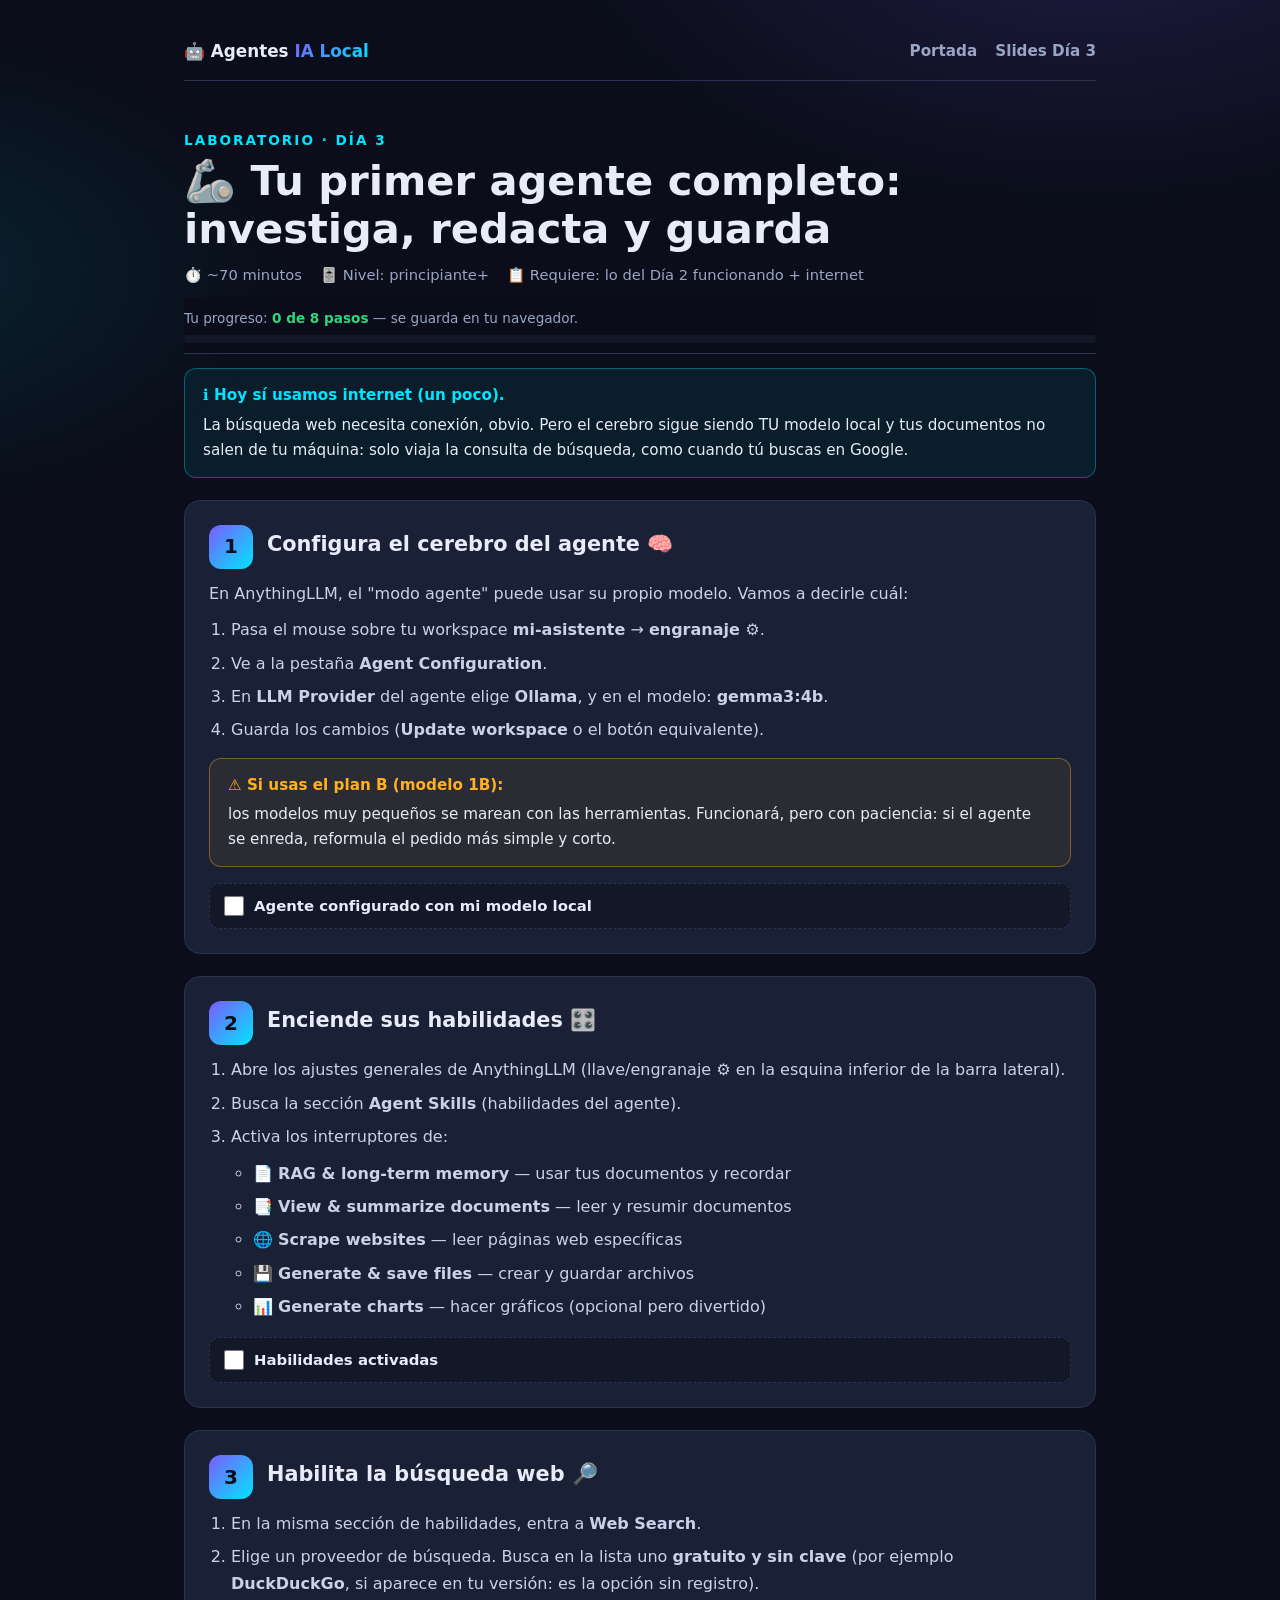
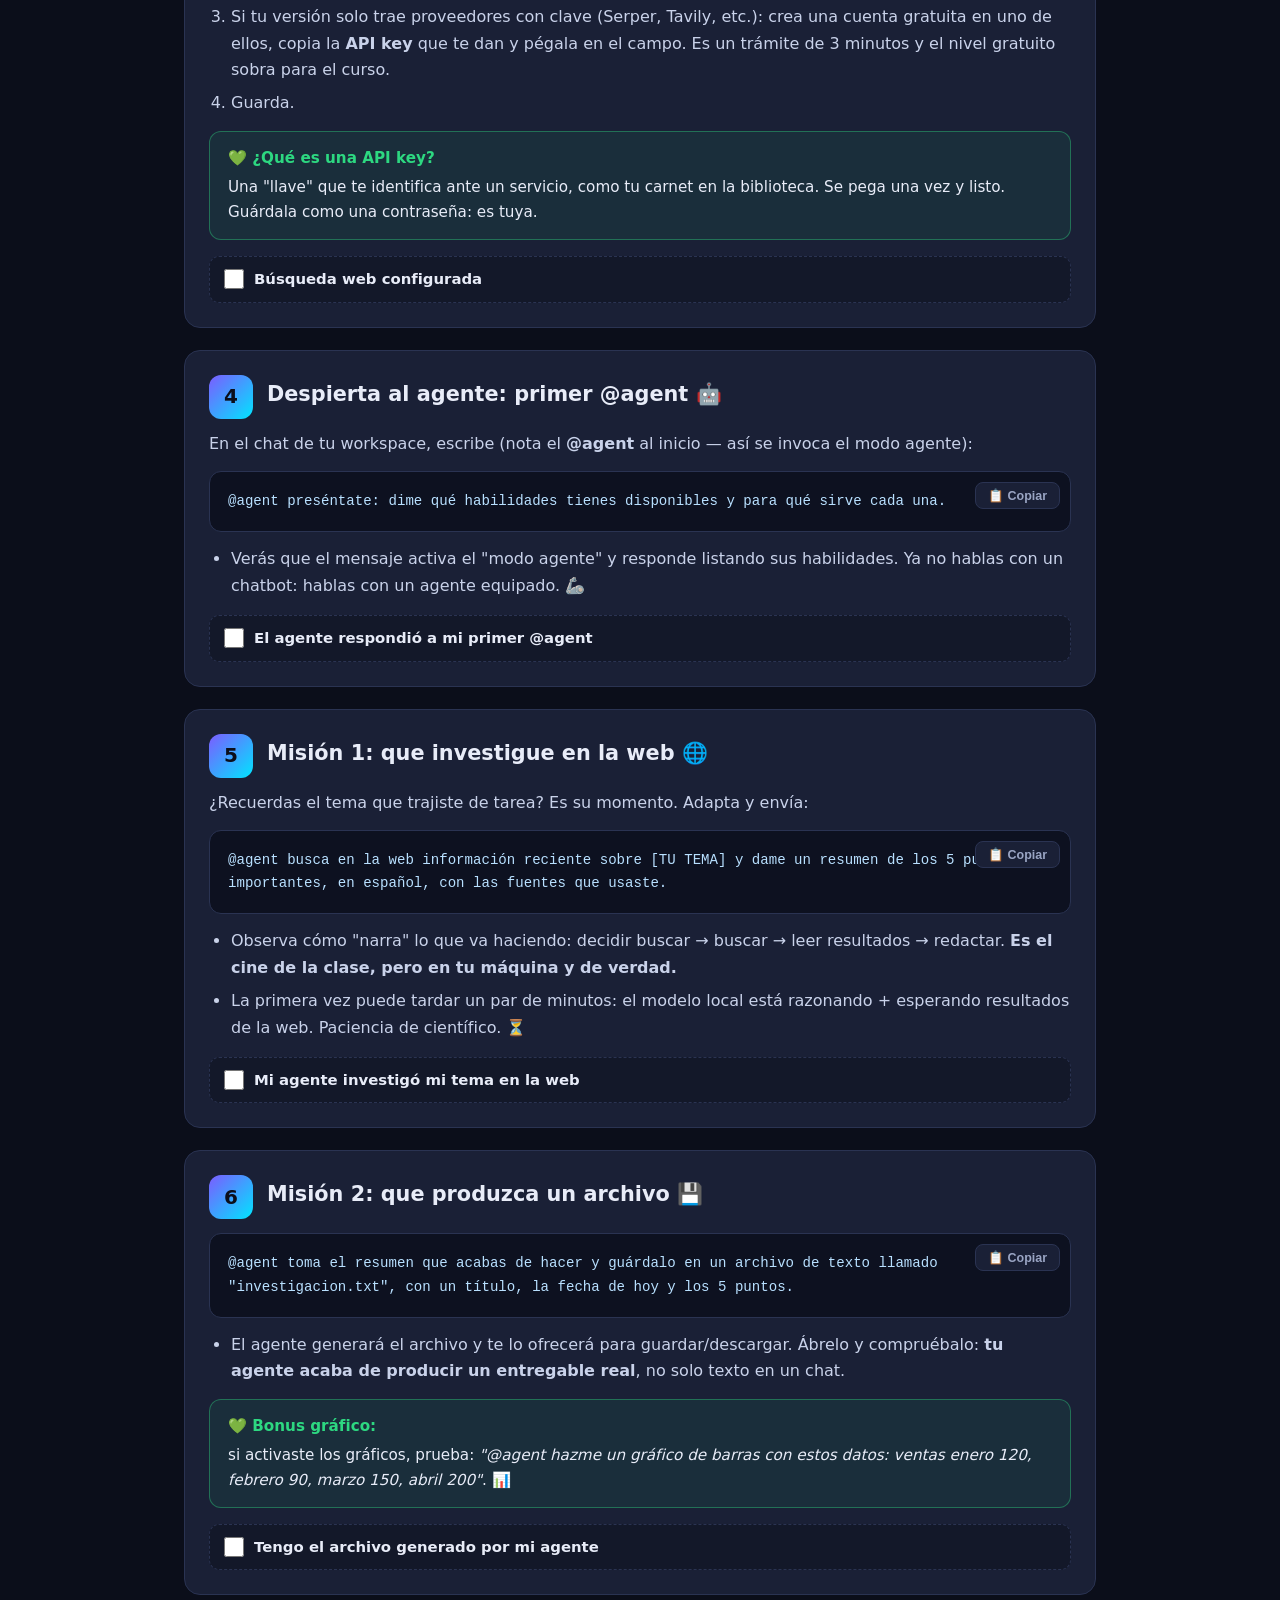
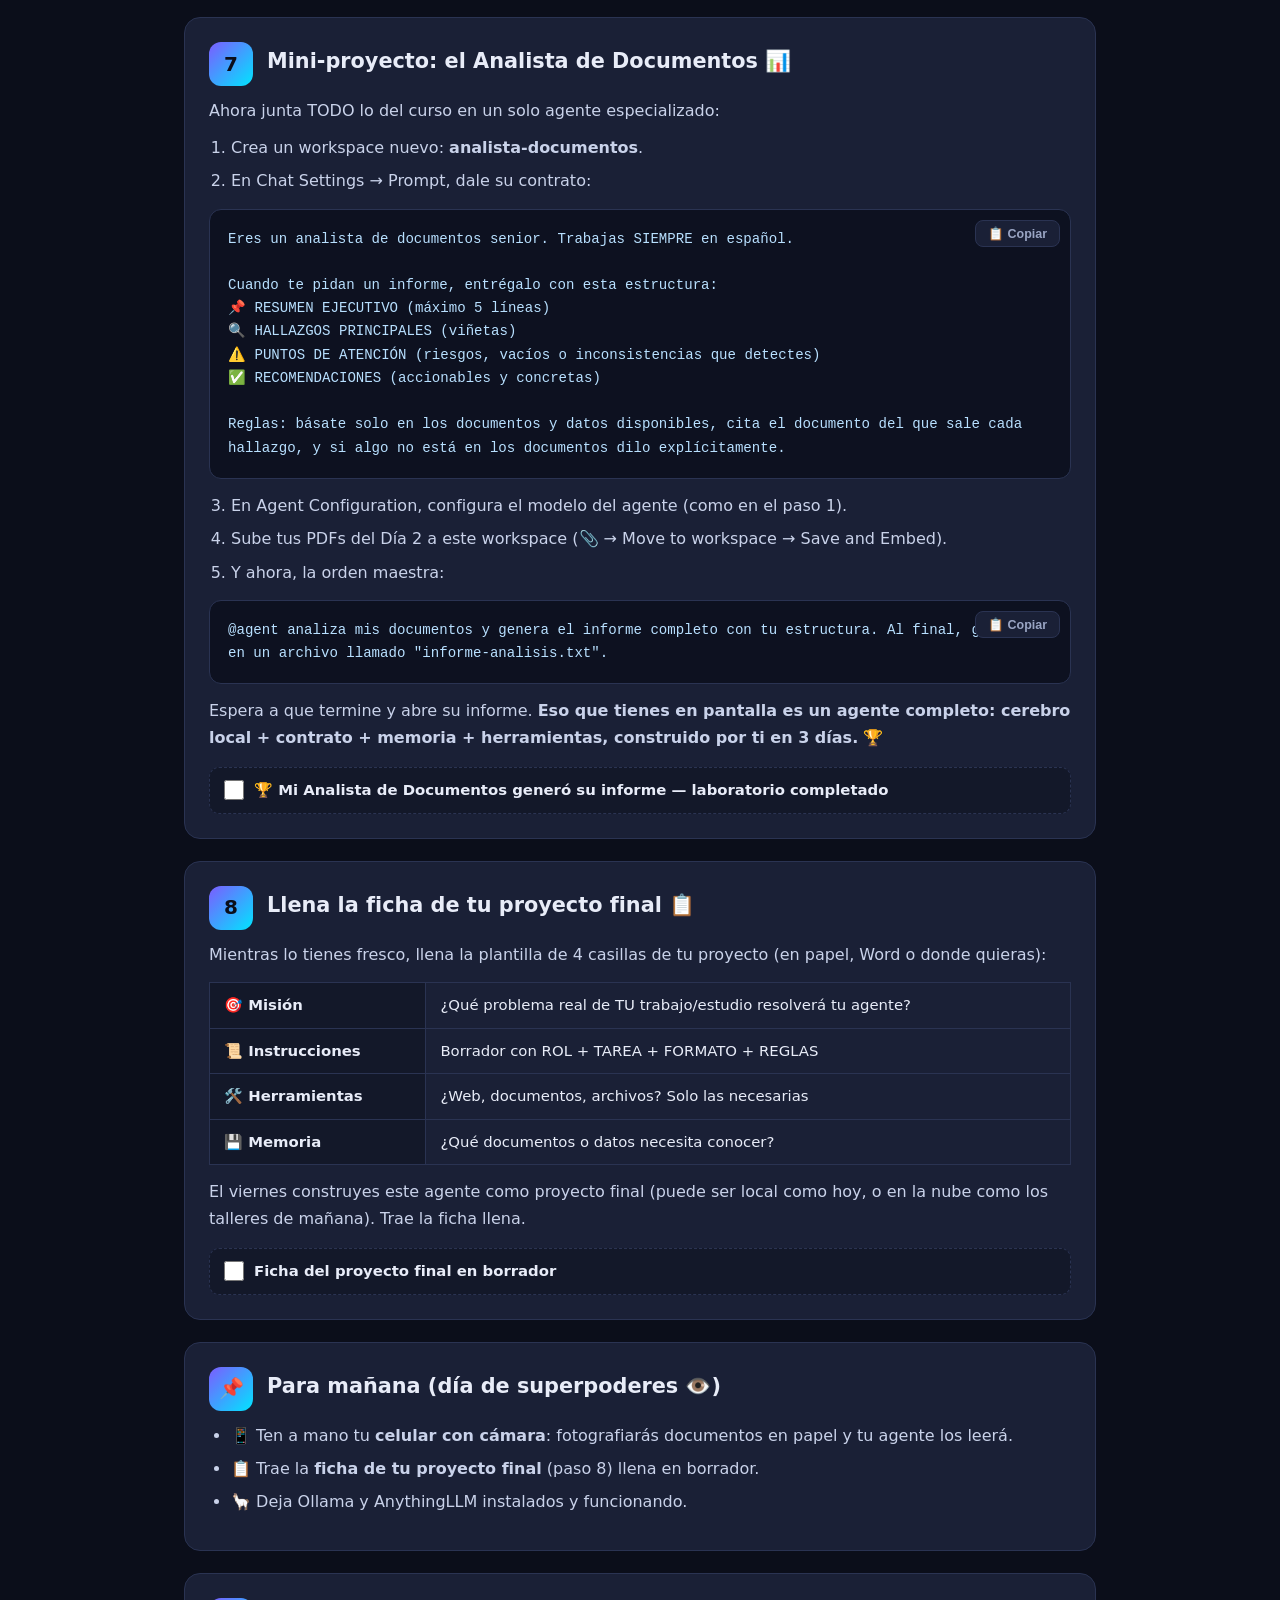
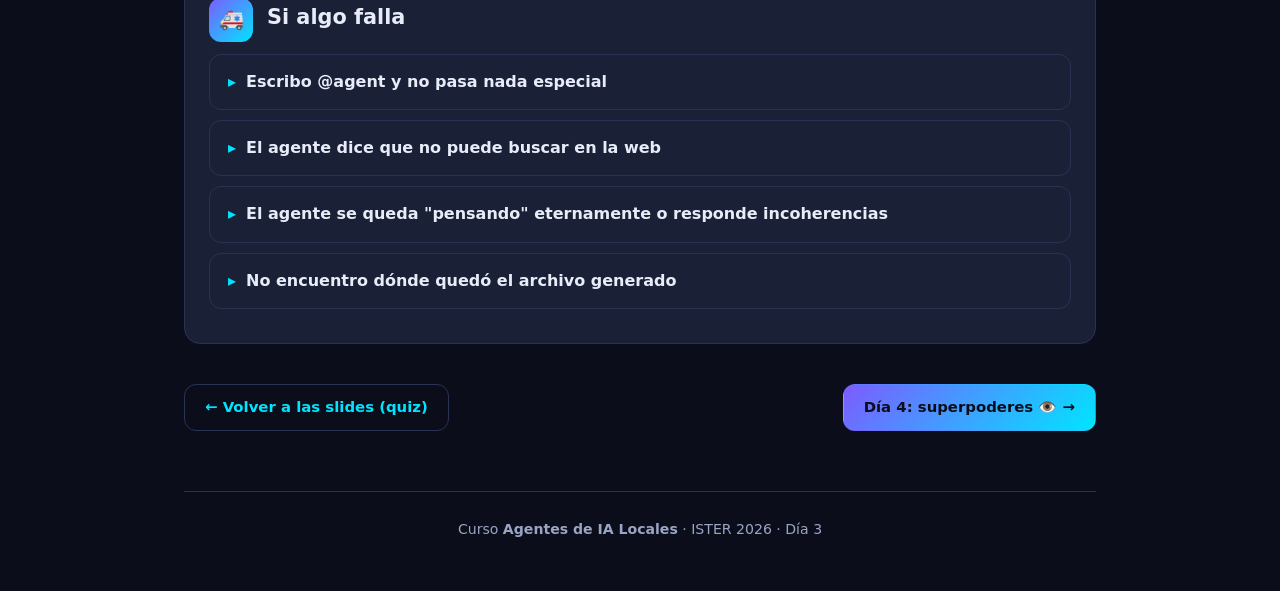
<file: dia3/lab.html>
<!DOCTYPE html>
<html lang="es">
<head>
<meta charset="UTF-8">
<meta name="viewport" content="width=device-width, initial-scale=1.0">
<title>Lab Día 3 · Tu primer agente completo — Agentes IA Local</title>
<link rel="stylesheet" href="../assets/curso.css">
<link rel="icon" href="data:image/svg+xml,<svg xmlns='http://www.w3.org/2000/svg' viewBox='0 0 100 100'><text y='.9em' font-size='90'>🦾</text></svg>">
</head>
<body>
<div class="contenedor">

  <nav class="nav">
    <span class="marca">🤖 Agentes <span>IA Local</span></span>
    <div style="display:flex;gap:18px;flex-wrap:wrap">
      <a href="../index.html">Portada</a>
      <a href="slides.html">Slides Día 3</a>
    </div>
  </nav>

  <header class="lab-cabecera">
    <div class="kicker">Laboratorio · Día 3</div>
    <h1>🦾 Tu primer agente completo: investiga, redacta y guarda</h1>
    <div class="meta">
      <span>⏱️ ~70 minutos</span>
      <span>🎚️ Nivel: principiante+</span>
      <span>📋 Requiere: lo del Día 2 funcionando + internet</span>
    </div>
  </header>

  <div class="progreso-wrap">
    <div class="progreso-texto">Tu progreso: <b id="prog-num">0 de 8 pasos</b> — se guarda en tu navegador.</div>
    <div class="progreso-barra"><div id="prog-fill"></div></div>
  </div>

  <div class="caja caja-info"><b>ℹ️ Hoy sí usamos internet (un poco).</b> La búsqueda web necesita conexión, obvio. Pero el cerebro sigue siendo TU modelo local y tus documentos no salen de tu máquina: solo viaja la consulta de búsqueda, como cuando tú buscas en Google.</div>

  <!-- PASO 1 -->
  <div class="paso" data-paso="p1">
    <div class="paso-cabecera"><span class="paso-num">1</span><h2>Configura el cerebro del agente 🧠</h2></div>
    <p>En AnythingLLM, el "modo agente" puede usar su propio modelo. Vamos a decirle cuál:</p>
    <ol>
      <li>Pasa el mouse sobre tu workspace <b>mi-asistente</b> → <b>engranaje ⚙️</b>.</li>
      <li>Ve a la pestaña <b>Agent Configuration</b>.</li>
      <li>En <b>LLM Provider</b> del agente elige <b>Ollama</b>, y en el modelo: <b>gemma3:4b</b>.</li>
      <li>Guarda los cambios (<b>Update workspace</b> o el botón equivalente).</li>
    </ol>
    <div class="caja caja-alerta"><b>⚠️ Si usas el plan B (modelo 1B):</b> los modelos muy pequeños se marean con las herramientas. Funcionará, pero con paciencia: si el agente se enreda, reformula el pedido más simple y corto.</div>
    <label class="paso-check"><input type="checkbox"> Agente configurado con mi modelo local</label>
  </div>

  <!-- PASO 2 -->
  <div class="paso" data-paso="p2">
    <div class="paso-cabecera"><span class="paso-num">2</span><h2>Enciende sus habilidades 🎛️</h2></div>
    <ol>
      <li>Abre los ajustes generales de AnythingLLM (llave/engranaje ⚙️ en la esquina inferior de la barra lateral).</li>
      <li>Busca la sección <b>Agent Skills</b> (habilidades del agente).</li>
      <li>Activa los interruptores de:
        <ul>
          <li>📄 <b>RAG & long-term memory</b> — usar tus documentos y recordar</li>
          <li>📑 <b>View & summarize documents</b> — leer y resumir documentos</li>
          <li>🌐 <b>Scrape websites</b> — leer páginas web específicas</li>
          <li>💾 <b>Generate & save files</b> — crear y guardar archivos</li>
          <li>📊 <b>Generate charts</b> — hacer gráficos (opcional pero divertido)</li>
        </ul>
      </li>
    </ol>
    <label class="paso-check"><input type="checkbox"> Habilidades activadas</label>
  </div>

  <!-- PASO 3 -->
  <div class="paso" data-paso="p3">
    <div class="paso-cabecera"><span class="paso-num">3</span><h2>Habilita la búsqueda web 🔎</h2></div>
    <ol>
      <li>En la misma sección de habilidades, entra a <b>Web Search</b>.</li>
      <li>Elige un proveedor de búsqueda. Busca en la lista uno <b>gratuito y sin clave</b> (por ejemplo <b>DuckDuckGo</b>, si aparece en tu versión: es la opción sin registro).</li>
      <li>Si tu versión solo trae proveedores con clave (Serper, Tavily, etc.): crea una cuenta gratuita en uno de ellos, copia la <b>API key</b> que te dan y pégala en el campo. Es un trámite de 3 minutos y el nivel gratuito sobra para el curso.</li>
      <li>Guarda.</li>
    </ol>
    <div class="caja caja-tip"><b>💚 ¿Qué es una API key?</b> Una "llave" que te identifica ante un servicio, como tu carnet en la biblioteca. Se pega una vez y listo. Guárdala como una contraseña: es tuya.</div>
    <label class="paso-check"><input type="checkbox"> Búsqueda web configurada</label>
  </div>

  <!-- PASO 4 -->
  <div class="paso" data-paso="p4">
    <div class="paso-cabecera"><span class="paso-num">4</span><h2>Despierta al agente: primer @agent 🤖</h2></div>
    <p>En el chat de tu workspace, escribe (nota el <b>@agent</b> al inicio — así se invoca el modo agente):</p>
    <div class="copiable">@agent preséntate: dime qué habilidades tienes disponibles y para qué sirve cada una.</div>
    <ul>
      <li>Verás que el mensaje activa el "modo agente" y responde listando sus habilidades. Ya no hablas con un chatbot: hablas con un agente equipado. 🦾</li>
    </ul>
    <label class="paso-check"><input type="checkbox"> El agente respondió a mi primer @agent</label>
  </div>

  <!-- PASO 5 -->
  <div class="paso" data-paso="p5">
    <div class="paso-cabecera"><span class="paso-num">5</span><h2>Misión 1: que investigue en la web 🌐</h2></div>
    <p>¿Recuerdas el tema que trajiste de tarea? Es su momento. Adapta y envía:</p>
    <div class="copiable">@agent busca en la web información reciente sobre [TU TEMA] y dame un resumen de los 5 puntos más importantes, en español, con las fuentes que usaste.</div>
    <ul>
      <li>Observa cómo "narra" lo que va haciendo: decidir buscar → buscar → leer resultados → redactar. <b>Es el cine de la clase, pero en tu máquina y de verdad.</b></li>
      <li>La primera vez puede tardar un par de minutos: el modelo local está razonando + esperando resultados de la web. Paciencia de científico. ⏳</li>
    </ul>
    <label class="paso-check"><input type="checkbox"> Mi agente investigó mi tema en la web</label>
  </div>

  <!-- PASO 6 -->
  <div class="paso" data-paso="p6">
    <div class="paso-cabecera"><span class="paso-num">6</span><h2>Misión 2: que produzca un archivo 💾</h2></div>
    <div class="copiable">@agent toma el resumen que acabas de hacer y guárdalo en un archivo de texto llamado "investigacion.txt", con un título, la fecha de hoy y los 5 puntos.</div>
    <ul>
      <li>El agente generará el archivo y te lo ofrecerá para guardar/descargar. Ábrelo y compruébalo: <b>tu agente acaba de producir un entregable real</b>, no solo texto en un chat.</li>
    </ul>
    <div class="caja caja-tip"><b>💚 Bonus gráfico:</b> si activaste los gráficos, prueba: <i>"@agent hazme un gráfico de barras con estos datos: ventas enero 120, febrero 90, marzo 150, abril 200"</i>. 📊</div>
    <label class="paso-check"><input type="checkbox"> Tengo el archivo generado por mi agente</label>
  </div>

  <!-- PASO 7 -->
  <div class="paso" data-paso="p7">
    <div class="paso-cabecera"><span class="paso-num">7</span><h2>Mini-proyecto: el Analista de Documentos 📊</h2></div>
    <p>Ahora junta TODO lo del curso en un solo agente especializado:</p>
    <ol>
      <li>Crea un workspace nuevo: <b>analista-documentos</b>.</li>
      <li>En Chat Settings → Prompt, dale su contrato:</li>
    </ol>
    <div class="copiable">Eres un analista de documentos senior. Trabajas SIEMPRE en español.

Cuando te pidan un informe, entrégalo con esta estructura:
📌 RESUMEN EJECUTIVO (máximo 5 líneas)
🔍 HALLAZGOS PRINCIPALES (viñetas)
⚠️ PUNTOS DE ATENCIÓN (riesgos, vacíos o inconsistencias que detectes)
✅ RECOMENDACIONES (accionables y concretas)

Reglas: básate solo en los documentos y datos disponibles, cita el documento del que sale cada hallazgo, y si algo no está en los documentos dilo explícitamente.</div>
    <ol start="3">
      <li>En Agent Configuration, configura el modelo del agente (como en el paso 1).</li>
      <li>Sube tus PDFs del Día 2 a este workspace (📎 → Move to workspace → Save and Embed).</li>
      <li>Y ahora, la orden maestra:</li>
    </ol>
    <div class="copiable">@agent analiza mis documentos y genera el informe completo con tu estructura. Al final, guárdalo en un archivo llamado "informe-analisis.txt".</div>
    <p>Espera a que termine y abre su informe. <b>Eso que tienes en pantalla es un agente completo: cerebro local + contrato + memoria + herramientas, construido por ti en 3 días.</b> 🏆</p>
    <label class="paso-check"><input type="checkbox">🏆 Mi Analista de Documentos generó su informe — laboratorio completado</label>
  </div>

  <!-- PASO 8 -->
  <div class="paso" data-paso="p8">
    <div class="paso-cabecera"><span class="paso-num">8</span><h2>Llena la ficha de tu proyecto final 📋</h2></div>
    <p>Mientras lo tienes fresco, llena la plantilla de 4 casillas de tu proyecto (en papel, Word o donde quieras):</p>
    <div class="tabla-scroll">
    <table class="tabla">
      <tr><th>🎯 Misión</th><td>¿Qué problema real de TU trabajo/estudio resolverá tu agente?</td></tr>
      <tr><th>📜 Instrucciones</th><td>Borrador con ROL + TAREA + FORMATO + REGLAS</td></tr>
      <tr><th>🛠️ Herramientas</th><td>¿Web, documentos, archivos? Solo las necesarias</td></tr>
      <tr><th>💾 Memoria</th><td>¿Qué documentos o datos necesita conocer?</td></tr>
    </table>
    </div>
    <p>El viernes construyes este agente como proyecto final (puede ser local como hoy, o en la nube como los talleres de mañana). Trae la ficha llena.</p>
    <label class="paso-check"><input type="checkbox"> Ficha del proyecto final en borrador</label>
  </div>

  <!-- Tarea -->
  <div class="paso">
    <div class="paso-cabecera"><span class="paso-num">📌</span><h2>Para mañana (día de superpoderes 👁️)</h2></div>
    <ul>
      <li>📱 Ten a mano tu <b>celular con cámara</b>: fotografiarás documentos en papel y tu agente los leerá.</li>
      <li>📋 Trae la <b>ficha de tu proyecto final</b> (paso 8) llena en borrador.</li>
      <li>🦙 Deja Ollama y AnythingLLM instalados y funcionando.</li>
    </ul>
  </div>

  <!-- Troubleshooting -->
  <div class="paso">
    <div class="paso-cabecera"><span class="paso-num">🚑</span><h2>Si algo falla</h2></div>
    <details class="problema">
      <summary>Escribo @agent y no pasa nada especial</summary>
      <div class="problema-cuerpo">Debe ser la PRIMERA palabra del mensaje: <code>@agent</code> + espacio + tu pedido. Verifica también que guardaste la Agent Configuration del workspace (paso 1). Al escribir @ debería aparecer una sugerencia para autocompletar.</div>
    </details>
    <details class="problema">
      <summary>El agente dice que no puede buscar en la web</summary>
      <div class="problema-cuerpo">La habilidad Web Search no quedó configurada (paso 3): revisa que el proveedor esté seleccionado y guardado, y si usa API key, que esté pegada completa y sin espacios.</div>
    </details>
    <details class="problema">
      <summary>El agente se queda "pensando" eternamente o responde incoherencias</summary>
      <div class="problema-cuerpo">Es lo normal de pedirle trabajo de agente a un modelo pequeño en una laptop: (1) cierra otros programas pesados, (2) reformula el pedido más corto y de una sola tarea, (3) inicia un chat nuevo, y (4) si tu máquina lo aguanta, usa gemma3:4b o superior para el agente — los 1B sufren con herramientas.</div>
    </details>
    <details class="problema">
      <summary>No encuentro dónde quedó el archivo generado</summary>
      <div class="problema-cuerpo">El agente te muestra el archivo en el chat con opción de guardarlo/descargarlo; revisa también tu carpeta de <b>Descargas</b>. Si no aparece, pídeselo de nuevo: "@agent vuelve a darme el archivo para descargar".</div>
    </details>
  </div>

  <div class="nav-paginas">
    <a class="btn btn-secundario" href="slides.html#/10">← Volver a las slides (quiz)</a>
    <a class="btn btn-primario" href="../dia4/slides.html">Día 4: superpoderes 👁️ →</a>
  </div>

  <footer class="pie">Curso <b>Agentes de IA Locales</b> · ISTER 2026 · Día 3</footer>
</div>

<script>
const clave = 'lab-' + location.pathname;
const estado = JSON.parse(localStorage.getItem(clave) || '{}');
const pasos = [...document.querySelectorAll('.paso[data-paso]')];
function refrescar() {
  let hechos = 0;
  pasos.forEach(p => {
    const id = p.dataset.paso, chk = p.querySelector('.paso-check input');
    chk.checked = !!estado[id];
    p.classList.toggle('completado', !!estado[id]);
    if (estado[id]) hechos++;
  });
  document.getElementById('prog-num').textContent = hechos + ' de ' + pasos.length + ' pasos';
  document.getElementById('prog-fill').style.width = (hechos / pasos.length * 100) + '%';
}
pasos.forEach(p => p.querySelector('.paso-check input').addEventListener('change', e => {
  estado[p.dataset.paso] = e.target.checked;
  localStorage.setItem(clave, JSON.stringify(estado));
  refrescar();
}));
refrescar();
document.querySelectorAll('.copiable').forEach(bloque => {
  const texto = bloque.textContent.trim();
  const btn = document.createElement('button');
  btn.className = 'btn-copiar'; btn.textContent = '📋 Copiar';
  btn.onclick = () => navigator.clipboard.writeText(texto).then(() => {
    btn.textContent = '✅ ¡Copiado!'; btn.classList.add('copiado');
    setTimeout(() => { btn.textContent = '📋 Copiar'; btn.classList.remove('copiado'); }, 1800);
  });
  bloque.appendChild(btn);
});
</script>
</body>
</html>
</file>
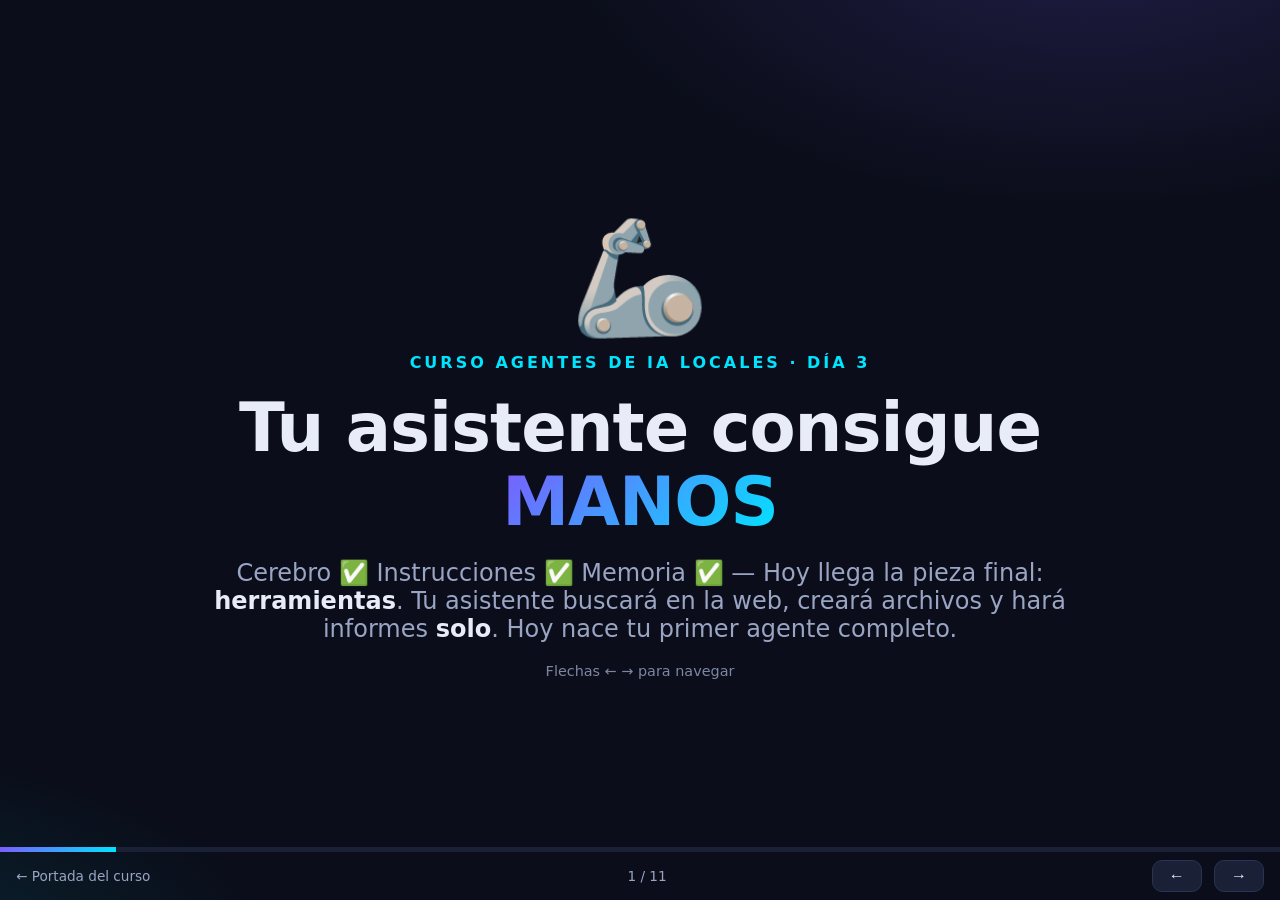
<file: dia3/slides.html>
<!DOCTYPE html>
<html lang="es">
<head>
<meta charset="UTF-8">
<meta name="viewport" content="width=device-width, initial-scale=1.0">
<title>Día 3 · Agentes locales en acción — Agentes IA Local</title>
<link rel="icon" href="data:image/svg+xml,<svg xmlns='http://www.w3.org/2000/svg' viewBox='0 0 100 100'><text y='.9em' font-size='90'>🦾</text></svg>">
<style>
/* ====== Motor de slides — autocontenido para proyectar incluso sin internet ====== */
:root {
  --fondo: #0b0e1a; --tarjeta: #1a2036; --borde: #2a3352;
  --texto: #e8ecf8; --suave: #9aa5c4;
  --acento: #7c5cff; --acento2: #00e5ff; --exito: #2dd881; --alerta: #ffb020; --peligro: #ff5c7a;
  --grad: linear-gradient(135deg, #7c5cff, #00e5ff);
}
* { margin: 0; padding: 0; box-sizing: border-box; }
html, body { height: 100%; overflow: hidden; background: var(--fondo); color: var(--texto);
  font-family: 'Segoe UI', system-ui, sans-serif; }
body::before { content: ""; position: fixed; inset: 0; z-index: 0;
  background: radial-gradient(900px 500px at 85% -10%, rgba(124,92,255,.20), transparent 60%),
              radial-gradient(700px 400px at -10% 110%, rgba(0,229,255,.12), transparent 60%); }

.slide {
  position: absolute; inset: 0; z-index: 1;
  display: none; flex-direction: column; align-items: center; justify-content: center;
  text-align: center; padding: 5vh 7vw; gap: 2.2vh;
}
.slide.activa { display: flex; animation: entrar .45s ease; }
@keyframes entrar { from { opacity: 0; transform: translateY(18px); } to { opacity: 1; transform: none; } }

.kicker { color: var(--acento2); font-weight: 800; letter-spacing: 3px; text-transform: uppercase; font-size: clamp(.7rem, 1.4vw, 1rem); }
h1 { font-size: clamp(1.9rem, 5.5vw, 4.2rem); font-weight: 900; line-height: 1.1; letter-spacing: -1px; max-width: 20ch; }
h2 { font-size: clamp(1.5rem, 4vw, 3rem); font-weight: 900; line-height: 1.15; max-width: 24ch; }
.grad { background: var(--grad); -webkit-background-clip: text; background-clip: text; color: transparent; }
p.grande { font-size: clamp(1rem, 2.2vw, 1.5rem); color: var(--suave); max-width: 56ch; }
p.grande b, li b { color: var(--texto); }
.emoji-gigante { font-size: clamp(3rem, 10vw, 7rem); line-height: 1; }

.frag { opacity: 0; transform: translateY(12px); transition: all .4s; }
.frag.visible { opacity: 1; transform: none; }

.fila { display: flex; gap: 2vw; flex-wrap: wrap; justify-content: center; width: 100%; }
.tarjeta {
  background: var(--tarjeta); border: 1px solid var(--borde); border-radius: 18px;
  padding: clamp(12px, 2.2vw, 26px); min-width: 200px; max-width: 340px; flex: 1;
  text-align: left; font-size: clamp(.85rem, 1.7vw, 1.1rem);
}
.tarjeta h3 { font-size: clamp(1rem, 2vw, 1.4rem); margin-bottom: 8px; }
.tarjeta p, .tarjeta li { color: var(--suave); }
.tarjeta ul { margin-left: 20px; }
.tarjeta.ok { border-color: rgba(45,216,129,.5); }
.tarjeta.mal { border-color: rgba(255,92,122,.5); }

.btn-int {
  background: var(--tarjeta); color: var(--texto); border: 2px solid var(--borde);
  border-radius: 14px; padding: clamp(10px, 1.6vw, 18px) clamp(16px, 2.4vw, 28px);
  font-size: clamp(.95rem, 1.9vw, 1.25rem); font-weight: 700; cursor: pointer;
  transition: all .18s; font-family: inherit;
}
.btn-int:hover { border-color: var(--acento2); transform: translateY(-2px); }
.btn-int.correcta { background: rgba(45,216,129,.18); border-color: var(--exito); }
.btn-int.incorrecta { background: rgba(255,92,122,.15); border-color: var(--peligro); }
.btn-int:disabled { cursor: default; opacity: .85; }

/* Consola del agente (cine) */
.consola {
  width: min(720px, 90vw); max-height: 46vh; overflow-y: auto; text-align: left;
  background: #0d1120; border: 1px solid var(--borde); border-radius: 18px; padding: 18px;
  display: flex; flex-direction: column; gap: 8px;
  font-family: Consolas, monospace; font-size: clamp(.78rem, 1.6vw, 1rem);
}
.linea { padding: 8px 14px; border-radius: 10px; animation: entrar .35s ease; line-height: 1.5; border-left: 3px solid var(--borde); background: rgba(255,255,255,.02); }
.linea.usuario { border-left-color: var(--acento2); color: var(--texto); }
.linea.pensando { border-left-color: var(--acento); color: #c9b8ff; font-style: italic; }
.linea.herramienta { border-left-color: var(--alerta); color: #ffd9a0; }
.linea.resultado { border-left-color: var(--suave); color: var(--suave); }
.linea.final { border-left-color: var(--exito); color: #bdf0d7; }
.linea .tag { font-weight: 800; font-size: .75em; letter-spacing: 1px; text-transform: uppercase; opacity: .8; display: block; margin-bottom: 2px; }

/* Quiz / juegos */
.quiz-caja { width: min(720px, 90vw); }
.quiz-pregunta { font-size: clamp(1.15rem, 2.6vw, 1.8rem); font-weight: 800; margin-bottom: 2.2vh; }
.quiz-opciones { display: grid; grid-template-columns: 1fr 1fr; gap: 12px; }
.quiz-opciones .btn-int { text-align: left; }
.quiz-feedback { margin-top: 14px; font-size: clamp(.9rem, 1.8vw, 1.15rem); min-height: 2.4em; color: var(--suave); }
.marcador { font-weight: 800; color: var(--acento2); font-size: clamp(.9rem, 1.8vw, 1.15rem); }
@media (max-width: 640px) { .quiz-opciones { grid-template-columns: 1fr; } }

/* HUD */
#hud { position: fixed; bottom: 0; left: 0; right: 0; z-index: 10; }
#barra-prog { height: 5px; background: var(--tarjeta); }
#barra-prog > div { height: 100%; background: var(--grad); width: 0%; transition: width .3s; }
#controles { display: flex; justify-content: space-between; align-items: center; padding: 8px 16px; font-size: .85rem; color: var(--suave); }
#controles .flechas button {
  background: var(--tarjeta); border: 1px solid var(--borde); color: var(--texto);
  border-radius: 10px; padding: 6px 16px; font-size: 1rem; cursor: pointer; margin-left: 8px;
}
#controles .flechas button:hover { border-color: var(--acento2); }
#controles a { color: var(--suave); text-decoration: none; }
#controles a:hover { color: var(--acento2); }
.pista { font-size: clamp(.75rem, 1.4vw, .9rem); color: var(--suave); opacity: .8; }
</style>
</head>
<body>

<!-- ============ SLIDE 1: Portada ============ -->
<section class="slide">
  <div class="emoji-gigante">🦾</div>
  <div class="kicker">Curso Agentes de IA Locales · Día 3</div>
  <h1>Tu asistente consigue <span class="grad">MANOS</span></h1>
  <p class="grande">Cerebro ✅ Instrucciones ✅ Memoria ✅ — Hoy llega la pieza final: <b>herramientas</b>. Tu asistente buscará en la web, creará archivos y hará informes <b>solo</b>. Hoy nace tu primer agente completo.</p>
  <p class="pista">Flechas ← → para navegar</p>
</section>

<!-- ============ SLIDE 2: Calentamiento ============ -->
<section class="slide">
  <div class="kicker">Calentamiento ⚡ · 30 segundos</div>
  <h2>Ayer aprendimos que RAG significa que el asistente…</h2>
  <div class="fila" id="calentamiento">
    <button class="btn-int" onclick="calentar(this, false)">🌐 Busca en Google antes de responder</button>
    <button class="btn-int" onclick="calentar(this, true)">📄 Busca en TUS documentos y cita la fuente</button>
    <button class="btn-int" onclick="calentar(this, false)">🧠 Memoriza todo internet</button>
  </div>
  <p class="grande" id="calentamiento-fb" style="min-height:2em"></p>
</section>

<!-- ============ SLIDE 3: Caja de herramientas ============ -->
<section class="slide">
  <div class="kicker">La pieza final 🛠️</div>
  <h2>La caja de herramientas de un <span class="grad">agente local</span></h2>
  <div class="fila">
    <div class="tarjeta frag"><h3>🔎 Buscar en la web</h3><p>Noticias, precios, datos de HOY — lo que el modelo no sabe porque su memoria congeló en el pasado.</p></div>
    <div class="tarjeta frag"><h3>🌐 Leer páginas</h3><p>"Lee esta página y resúmela": visita la dirección y extrae el contenido.</p></div>
    <div class="tarjeta frag"><h3>💾 Crear archivos</h3><p>Guarda resúmenes e informes en archivos listos para usar.</p></div>
    <div class="tarjeta frag"><h3>📊 Hacer gráficos</h3><p>Convierte datos en gráficos de barras, líneas o pastel.</p></div>
  </div>
  <p class="grande frag">Y en AnythingLLM todas se activan <b>con un interruptor</b>. Cero código, como siempre.</p>
</section>

<!-- ============ SLIDE 4: Quién navega ============ -->
<section class="slide">
  <div class="kicker">Concepto clave (y pregunta de quiz 👀)</div>
  <h2>Cuando el agente "busca en la web"… <span class="grad">¿quién navega?</span></h2>
  <div class="fila">
    <div class="tarjeta mal"><h3>❌ Lo que NO pasa</h3><p>El modelo NO abre Chrome ni "entra a internet". Un modelo solo sabe leer y escribir texto.</p></div>
    <div class="tarjeta ok frag"><h3>✅ Lo que SÍ pasa</h3><p>El modelo <b>pide</b>: "necesito buscar X" → una <b>herramienta</b> hace la búsqueda → le entrega los resultados como texto → él los razona y te responde.</p></div>
  </div>
  <p class="grande frag">El agente es un <b>jefe que delega</b>: piensa, pide, recibe, decide. Las herramientas son sus empleados. Y ojo: tus documentos siguen en tu compu — a la web solo viaja la <b>consulta de búsqueda</b>.</p>
</section>

<!-- ============ SLIDE 5: Cine del agente ============ -->
<section class="slide">
  <div class="kicker">🍿 Cine: mira a un agente pensar en cámara lenta</div>
  <h2 style="font-size:clamp(1.1rem,2.8vw,2rem)">Misión: <span class="grad">"investiga X y guárdame un resumen en un archivo"</span></h2>
  <div class="consola" id="cine"></div>
  <div class="fila">
    <button class="btn-int" id="btn-cine" onclick="rodar()">▶️ Reproducir</button>
  </div>
</section>

<!-- ============ SLIDE 6: Juego elige la herramienta ============ -->
<section class="slide">
  <div class="kicker">Juego 🎮 · piensa como agente</div>
  <h2>¿Qué herramienta usarías? <span class="marcador" id="marcador-eh"></span></h2>
  <div class="quiz-caja" id="juego-eh"></div>
</section>

<!-- ============ SLIDE 7: Seguridad ============ -->
<section class="slide">
  <div class="kicker">Momento serio 🛡️ · con manos viene responsabilidad</div>
  <h2>¿Le darías esta herramienta a tu <span class="grad">agente</span>?</h2>
  <div class="quiz-caja" id="juego-seg"></div>
</section>

<!-- ============ SLIDE 8: La plantilla ============ -->
<section class="slide">
  <div class="kicker">Rumbo al proyecto final 🏆</div>
  <h2>La plantilla de <span class="grad">TODO agente</span></h2>
  <div class="fila">
    <div class="tarjeta"><h3>🎯 Misión</h3><p>¿Qué problema real resuelve? <i>"Preparar el informe semanal de novedades del sector"</i></p></div>
    <div class="tarjeta frag"><h3>📜 Instrucciones</h3><p>ROL + TAREA + FORMATO + REGLAS (la receta del Día 2).</p></div>
    <div class="tarjeta frag"><h3>🛠️ Herramientas</h3><p>Solo las que NECESITA: ¿web? ¿documentos? ¿archivos?</p></div>
    <div class="tarjeta frag"><h3>💾 Memoria</h3><p>¿Qué documentos o datos debe conocer?</p></div>
  </div>
  <p class="grande frag">Esta plantilla de 4 casillas es la ficha de tu <b>proyecto final</b>. Hoy en el lab la llenas por primera vez; el viernes entregas tu agente construido con ella.</p>
</section>

<!-- ============ SLIDE 9: Al laboratorio ============ -->
<section class="slide">
  <div class="emoji-gigante">🧪</div>
  <div class="kicker">Manos a la obra · ~70 minutos</div>
  <h2>Laboratorio 3: <span class="grad">tu primer agente completo</span></h2>
  <p class="grande">Activarás las habilidades del agente en AnythingLLM, lo mandarás a investigar a la web con <b>@agent</b>, y construirás un <b>Analista de Documentos</b> que genera informes y los guarda en archivos.</p>
  <a class="btn-int" style="border-color:var(--acento2); font-size:clamp(1rem,2.2vw,1.4rem)" href="lab.html" target="_blank">🚀 Abrir la guía del laboratorio</a>
  <p class="pista">Al volver: quiz del día 👀</p>
</section>

<!-- ============ SLIDE 10: Quiz ============ -->
<section class="slide">
  <div class="kicker">Quiz del Día 3 · cuenta para la nota 👀</div>
  <div class="quiz-caja" id="quiz"></div>
</section>

<!-- ============ SLIDE 11: Cierre ============ -->
<section class="slide">
  <div class="emoji-gigante">🏗️</div>
  <h2>Agente local: <span class="grad">COMPLETO</span></h2>
  <p class="grande">✅ Cerebro + instrucciones + memoria + herramientas: las 4 piezas armadas<br>
  ✅ Tu agente investiga, redacta y guarda archivos con <b>@agent</b><br>
  ✅ Tienes la plantilla de 4 casillas para diseñar CUALQUIER agente</p>
  <p class="grande frag"><b>Mañana, superpoderes 🦸:</b> tu agente aprenderá a VER 👁️ — le mostrarás una foto de una factura o un documento en papel y lo leerá. <b>Tarea:</b> trae la plantilla de tu proyecto final llena (borrador) y ten a mano tu celular con cámara.</p>
</section>

<!-- ============ HUD ============ -->
<div id="hud">
  <div id="barra-prog"><div></div></div>
  <div id="controles">
    <a href="../index.html">← Portada del curso</a>
    <span id="contador">1 / ?</span>
    <span class="flechas">
      <button onclick="mover(-1)" aria-label="Anterior">←</button>
      <button onclick="mover(1)" aria-label="Siguiente">→</button>
    </span>
  </div>
</div>

<script>
/* ================= MOTOR DE SLIDES ================= */
const slides = [...document.querySelectorAll('.slide')];
let idx = 0;
function pintar() {
  slides.forEach((s, i) => s.classList.toggle('activa', i === idx));
  document.querySelector('#barra-prog div').style.width = ((idx + 1) / slides.length * 100) + '%';
  document.getElementById('contador').textContent = (idx + 1) + ' / ' + slides.length;
  location.hash = '#/' + (idx + 1);
}
function mover(dir) {
  const frags = [...slides[idx].querySelectorAll('.frag')];
  if (dir > 0) {
    const oculto = frags.find(f => !f.classList.contains('visible'));
    if (oculto) { oculto.classList.add('visible'); return; }
    if (idx < slides.length - 1) idx++;
  } else {
    const visibles = frags.filter(f => f.classList.contains('visible'));
    if (visibles.length) { visibles[visibles.length - 1].classList.remove('visible'); return; }
    if (idx > 0) idx--;
  }
  pintar();
}
document.addEventListener('keydown', e => {
  if (['ArrowRight', ' ', 'PageDown'].includes(e.key)) { e.preventDefault(); mover(1); }
  if (['ArrowLeft', 'PageUp'].includes(e.key)) { e.preventDefault(); mover(-1); }
});
let x0 = null;
document.addEventListener('touchstart', e => x0 = e.touches[0].clientX);
document.addEventListener('touchend', e => {
  if (x0 === null) return;
  const dx = e.changedTouches[0].clientX - x0;
  if (Math.abs(dx) > 50) mover(dx < 0 ? 1 : -1);
  x0 = null;
});
const m = location.hash.match(/#\/(\d+)/);
if (m) idx = Math.min(slides.length - 1, Math.max(0, +m[1] - 1));
pintar();

/* ================= CALENTAMIENTO ================= */
function calentar(btn, ok) {
  [...document.querySelectorAll('#calentamiento .btn-int')].forEach(b => b.disabled = true);
  btn.classList.add(ok ? 'correcta' : 'incorrecta');
  document.getElementById('calentamiento-fb').innerHTML = ok
    ? '✅ ¡Eso! Examen a libro abierto: busca en TUS documentos y cita de dónde sacó la respuesta.'
    : '❌ Recuerda: RAG busca en <b>tus documentos</b>, no en Google. Lo de la web… es lo de HOY 😉';
}

/* ================= CINE DEL AGENTE ================= */
const guion = [
  ['usuario',     'TÚ', '@agent investiga las últimas novedades sobre inteligencia artificial en la educación y guárdame un resumen en un archivo'],
  ['pensando',    '🧠 razonando', 'Necesito información RECIENTE. Mi conocimiento tiene fecha de caducidad y mis documentos no cubren esto… decisión: usar la herramienta de búsqueda web.'],
  ['herramienta', '🔎 herramienta: buscar-web', 'consulta = "inteligencia artificial educación novedades 2026"'],
  ['resultado',   '📥 resultado', '8 artículos encontrados: adopción de tutores IA en universidades, nuevas guías de UNESCO, debate sobre evaluación…'],
  ['pensando',    '🧠 razonando', 'Tengo la información. Ahora la resumo en 5 puntos claros… y la misión pedía GUARDARLA: decisión: usar la herramienta de crear archivos.'],
  ['herramienta', '💾 herramienta: crear-archivo', 'nombre = "resumen-ia-educacion.txt" · contenido = resumen de 5 puntos'],
  ['final',       '✅ agente', 'Listo. Investigué 8 fuentes y guardé "resumen-ia-educacion.txt" con los 5 hallazgos clave. ¿Quieres que profundice en alguno?'],
];
let rodando = false;
function rodar() {
  if (rodando) return;
  rodando = true;
  const cine = document.getElementById('cine');
  cine.innerHTML = '';
  document.getElementById('btn-cine').textContent = '🎬 Rodando…';
  guion.forEach(([clase, tag, texto], i) => {
    setTimeout(() => {
      const d = document.createElement('div');
      d.className = 'linea ' + clase;
      d.innerHTML = '<span class="tag">' + tag + '</span>' + texto;
      cine.appendChild(d);
      cine.scrollTop = cine.scrollHeight;
      if (i === guion.length - 1) {
        document.getElementById('btn-cine').textContent = '🔄 Ver otra vez';
        rodando = false;
      }
    }, 1400 * i);
  });
}

/* ================= JUEGO ELIGE LA HERRAMIENTA ================= */
const retos = [
  { p: '"¿Cuántos días de vacaciones me quedan según el manual de la empresa?"',
    ops: ['🔎 Buscar en la web', '📄 Mis documentos (RAG)', '💾 Crear archivo', '🧠 Responde directo'],
    ok: 1, fb: 'La respuesta vive en TUS documentos. Buscar eso en Google sería regalar tiempo (y privacidad).' },
  { p: '"¿Qué dice la prensa HOY sobre el nuevo feriado nacional?"',
    ops: ['🔎 Buscar en la web', '📄 Mis documentos (RAG)', '💾 Crear archivo', '🧠 Responde directo'],
    ok: 0, fb: '"HOY" = información fresca = búsqueda web. El modelo solo, tiene la memoria congelada en el pasado.' },
  { p: '"Pasa esta lista de tareas a un archivo para imprimirla"',
    ops: ['🔎 Buscar en la web', '📄 Mis documentos (RAG)', '💾 Crear archivo', '🧠 Responde directo'],
    ok: 2, fb: 'Herramienta de crear archivos: el agente redacta Y guarda. Manos a la obra, literalmente.' },
  { p: '"¿Cuánto es el 15% de descuento sobre $240?"',
    ops: ['🔎 Buscar en la web', '📄 Mis documentos (RAG)', '💾 Crear archivo', '🧠 Responde directo'],
    ok: 3, fb: '¡Trampa! 😄 No toda pregunta necesita herramientas: esto lo razona el cerebro directo ($204). Un buen agente no desperdicia herramientas.' },
  { p: '"Compara nuestro reglamento interno con la nueva ley publicada esta semana"',
    ops: ['🔎 Web + 📄 documentos (combinadas)', '📄 Solo mis documentos', '🔎 Solo la web', '🧠 Responde directo'],
    ok: 0, fb: 'Misión de dos manos: el reglamento está en tus documentos, la ley nueva está en la web. Los agentes encadenan herramientas.' },
];
let retoIdx = 0, retoPuntos = 0;
function pintarEH() {
  const caja = document.getElementById('juego-eh');
  document.getElementById('marcador-eh').textContent = '⭐ ' + retoPuntos + '/' + retos.length;
  if (retoIdx >= retos.length) {
    caja.innerHTML = '<div class="emoji-gigante">' + (retoPuntos >= 4 ? '🏆' : retoPuntos >= 3 ? '💪' : '📚') + '</div>' +
      '<h2>Marcador final: <span class="grad">' + retoPuntos + ' de ' + retos.length + '</span></h2>' +
      '<p class="grande" style="margin:2vh auto">Elegir la herramienta correcta ES el trabajo del agente. Acabas de pensar exactamente como piensa él.</p>' +
      '<button class="btn-int" onclick="retoIdx=0;retoPuntos=0;pintarEH()">🔄 Jugar de nuevo</button>';
    return;
  }
  const r = retos[retoIdx];
  caja.innerHTML = '<div class="quiz-pregunta" style="font-style:italic">' + r.p + '</div>' +
    '<div class="quiz-opciones">' + r.ops.map((o, i) =>
      '<button class="btn-int" onclick="jugarEH(' + i + ', this)">' + o + '</button>').join('') + '</div>' +
    '<div class="quiz-feedback" id="eh-fb"></div>';
}
function jugarEH(i, btn) {
  const r = retos[retoIdx];
  const botones = btn.parentElement.querySelectorAll('button');
  botones.forEach(b => b.disabled = true);
  botones[r.ok].classList.add('correcta');
  if (i === r.ok) { retoPuntos++; document.getElementById('eh-fb').innerHTML = '✅ ' + r.fb; }
  else { btn.classList.add('incorrecta'); document.getElementById('eh-fb').innerHTML = '❌ ' + r.fb; }
  setTimeout(() => { retoIdx++; pintarEH(); }, 3000);
}
pintarEH();

/* ================= JUEGO SEGURIDAD ================= */
const escenarios = [
  { p: 'Herramienta: 📄 LEER tus documentos de trabajo',
    ops: ['✅ Se la doy', '🤔 Solo con supervisión', '🚫 Jamás'],
    ok: 0, fb: 'Riesgo bajo: solo lee, no cambia nada, y todo queda en tu máquina. Es su memoria, la necesita.' },
  { p: 'Herramienta: 📤 ENVIAR correos automáticamente a quien sea',
    ops: ['✅ Se la doy', '🤔 Solo con supervisión', '🚫 Jamás'],
    ok: 1, fb: 'Enviar es IRREVERSIBLE. La jugada pro: que el agente PREPARE el borrador y TÚ des el clic de enviar. Se llama "humano en el circuito".' },
  { p: 'Herramienta: 🗑️ BORRAR archivos de tu disco duro',
    ops: ['✅ Se la doy', '🤔 Solo con supervisión', '🚫 Jamás'],
    ok: 2, fb: '¿Recuerdas que los modelos a veces alucinan? Ahora imagínalo con permiso de borrar. Casi nunca se necesita: no se la des.' },
];
let segIdx = 0, segPuntos = 0;
function pintarSeg() {
  const caja = document.getElementById('juego-seg');
  if (segIdx >= escenarios.length) {
    caja.innerHTML = '<div class="emoji-gigante">🛡️</div>' +
      '<h2>Acertaste <span class="grad">' + segPuntos + ' de 3</span></h2>' +
      '<p class="grande" style="margin:2vh auto">Regla de oro: dale al agente <b>solo las herramientas que su misión necesita</b>, y que las acciones irreversibles siempre pasen por un humano. Así se construyen agentes en los que puedes confiar.</p>';
    return;
  }
  const e = escenarios[segIdx];
  caja.innerHTML = '<div class="quiz-pregunta">' + e.p + '</div>' +
    '<div class="fila">' + e.ops.map((o, i) =>
      '<button class="btn-int" onclick="jugarSeg(' + i + ', this)">' + o + '</button>').join('') + '</div>' +
    '<div class="quiz-feedback" id="seg-fb"></div>';
}
function jugarSeg(i, btn) {
  const e = escenarios[segIdx];
  const botones = btn.parentElement.querySelectorAll('button');
  botones.forEach(b => b.disabled = true);
  botones[e.ok].classList.add('correcta');
  if (i === e.ok) { segPuntos++; document.getElementById('seg-fb').innerHTML = '✅ ' + e.fb; }
  else { btn.classList.add('incorrecta'); document.getElementById('seg-fb').innerHTML = '🤔 ' + e.fb; }
  setTimeout(() => { segIdx++; pintarSeg(); }, 3400);
}
pintarSeg();

/* ================= QUIZ ================= */
const preguntas = [
  { p: '1. En AnythingLLM, ¿cómo despiertas al agente (con herramientas)?',
    ops: ['Escribiendo @agent al inicio del mensaje', 'Gritándole al micrófono', 'Presionando Ctrl+Alt+Supr', 'Pagando la versión premium'],
    ok: 0, fb: '@agent activa el modo agente: ahí puede usar sus habilidades (web, archivos, documentos…).' },
  { p: '2. Cuando el agente "busca en la web", ¿quién navega realmente?',
    ops: ['El modelo abre Chrome a escondidas', 'Una HERRAMIENTA busca y le entrega los resultados como texto', 'Un empleado de Ollama', 'Nadie: se lo inventa'],
    ok: 1, fb: 'El modelo solo pide y razona; la herramienta ejecuta. El agente es un jefe que delega.' },
  { p: '3. "Guarda este resumen para imprimirlo" — ¿qué habilidad usa?',
    ops: ['Buscar en la web', 'Generar gráficos', 'Crear/guardar archivos', 'Leer documentos'],
    ok: 2, fb: 'La habilidad de crear archivos: redacta Y guarda el resultado.' },
  { p: '4. Usar la búsqueda web del agente local significa que…',
    ops: ['Todos tus documentos se suben a internet', 'Solo la consulta de búsqueda sale; tus documentos siguen en tu compu', 'Ya no es necesario Ollama', 'Tu compu se vuelve un servidor público'],
    ok: 1, fb: 'Híbrido inteligente: cerebro y documentos locales; a la web solo viaja la consulta pública.' },
  { p: '5. La regla de seguridad de oro para dar herramientas es…',
    ops: ['Darle todas, para que sea poderoso', 'Solo las que su misión necesita + humano aprueba lo irreversible', 'Ninguna, las herramientas son peligrosas', 'Solo herramientas de pago'],
    ok: 1, fb: 'Mínimo privilegio + humano en el circuito. Poder sin control no es un buen empleado.' },
];
let qIdx = 0, aciertos = 0;
function pintarQuiz() {
  const caja = document.getElementById('quiz');
  if (qIdx >= preguntas.length) {
    const nota = Math.round(aciertos / preguntas.length * 10);
    const emoji = nota >= 9 ? '🏆' : nota >= 7 ? '💪' : nota >= 5 ? '🙂' : '📚';
    caja.innerHTML = '<div class="emoji-gigante">' + emoji + '</div>' +
      '<h2>Resultado: <span class="grad">' + aciertos + ' de ' + preguntas.length + '</span> (' + nota + '/10)</h2>' +
      '<p class="grande" style="margin:2vh auto">' + (nota >= 7 ? '¡Excelente! Ya piensas en herramientas como un agente.' : 'Repasa las slides y reintenta con el botón de abajo.') + '</p>' +
      '<button class="btn-int" onclick="qIdx=0;aciertos=0;pintarQuiz()">🔄 Reintentar</button>';
    return;
  }
  const q = preguntas[qIdx];
  caja.innerHTML = '<div class="quiz-pregunta">' + q.p + '</div>' +
    '<div class="quiz-opciones">' + q.ops.map((o, i) =>
      '<button class="btn-int" onclick="responder(' + i + ', this)">' + o + '</button>').join('') + '</div>' +
    '<div class="quiz-feedback" id="quiz-fb"></div>';
}
function responder(i, btn) {
  const q = preguntas[qIdx];
  const botones = btn.parentElement.querySelectorAll('button');
  botones.forEach(b => b.disabled = true);
  botones[q.ok].classList.add('correcta');
  const fb = document.getElementById('quiz-fb');
  if (i === q.ok) { aciertos++; fb.innerHTML = '✅ <b>¡Correcto!</b> ' + q.fb; }
  else { btn.classList.add('incorrecta'); fb.innerHTML = '❌ Casi. ' + q.fb; }
  setTimeout(() => { qIdx++; pintarQuiz(); }, 2600);
}
pintarQuiz();
</script>
</body>
</html>
</file>
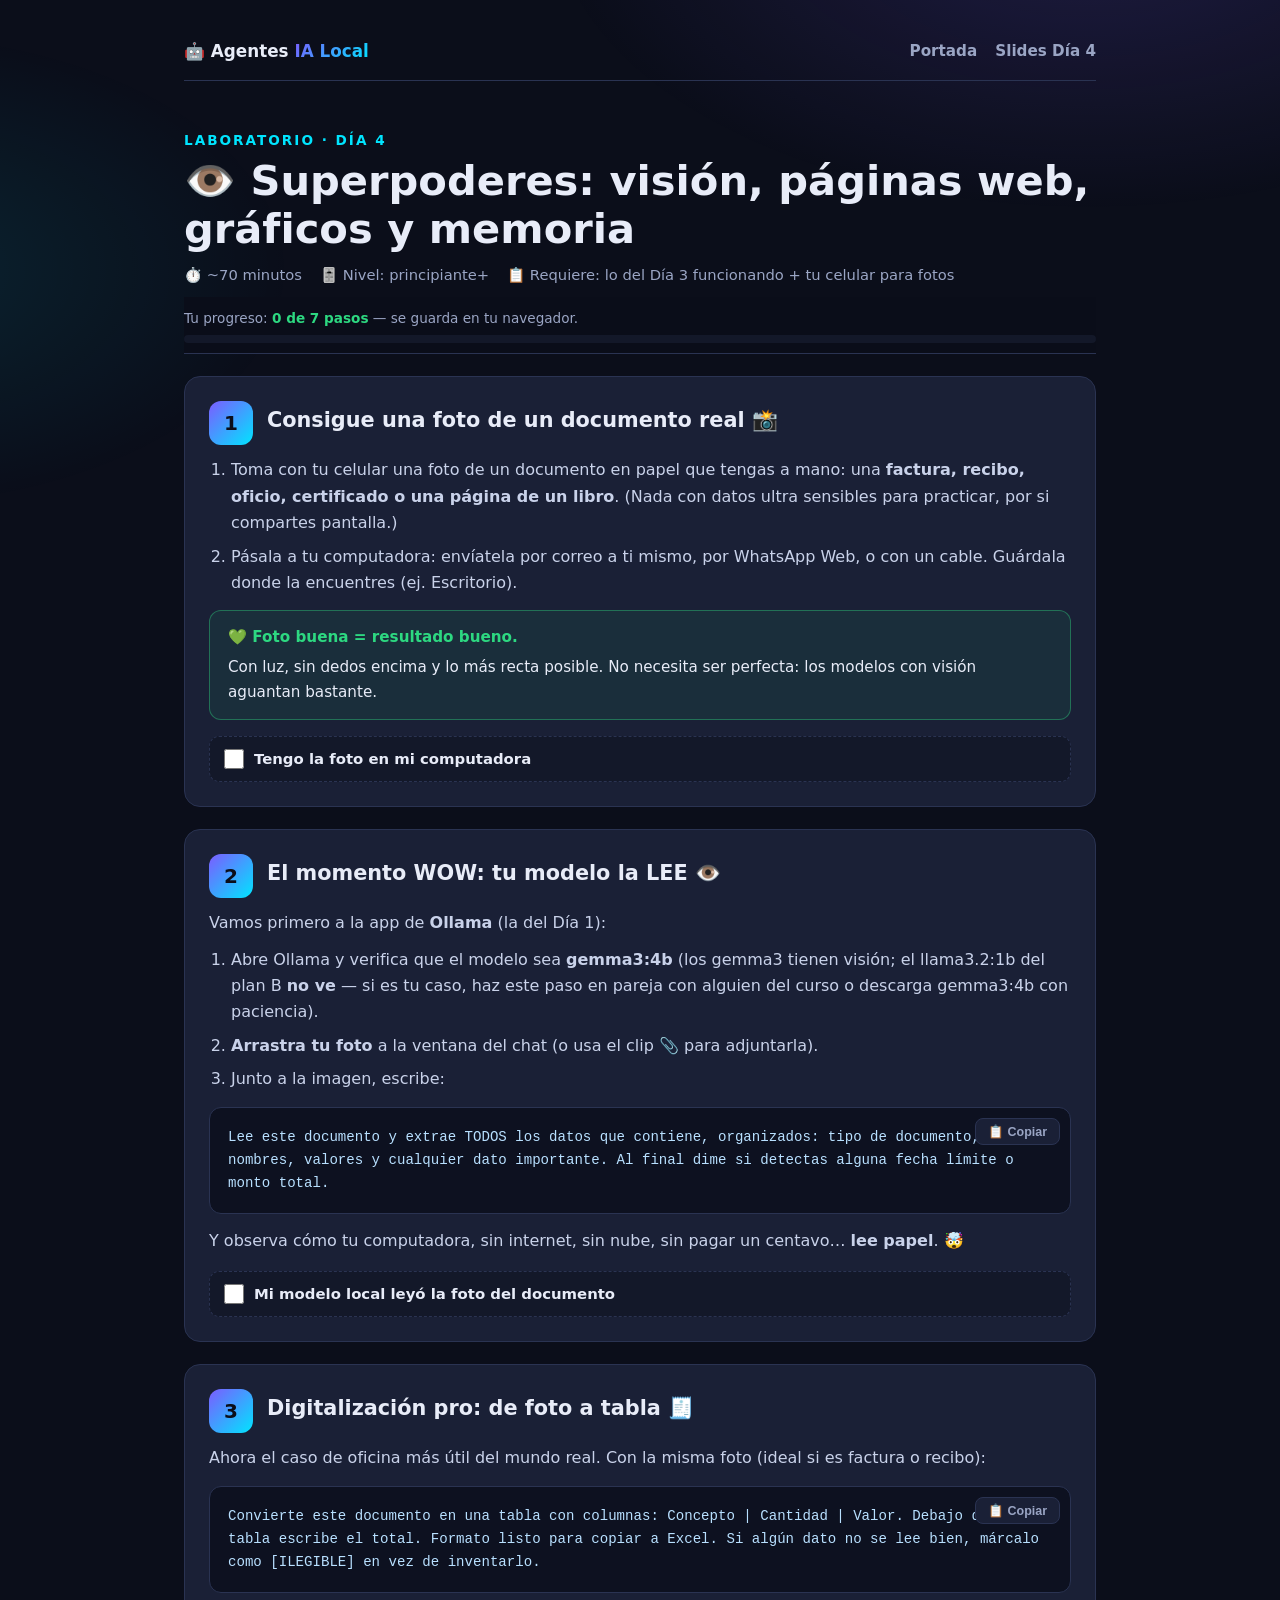
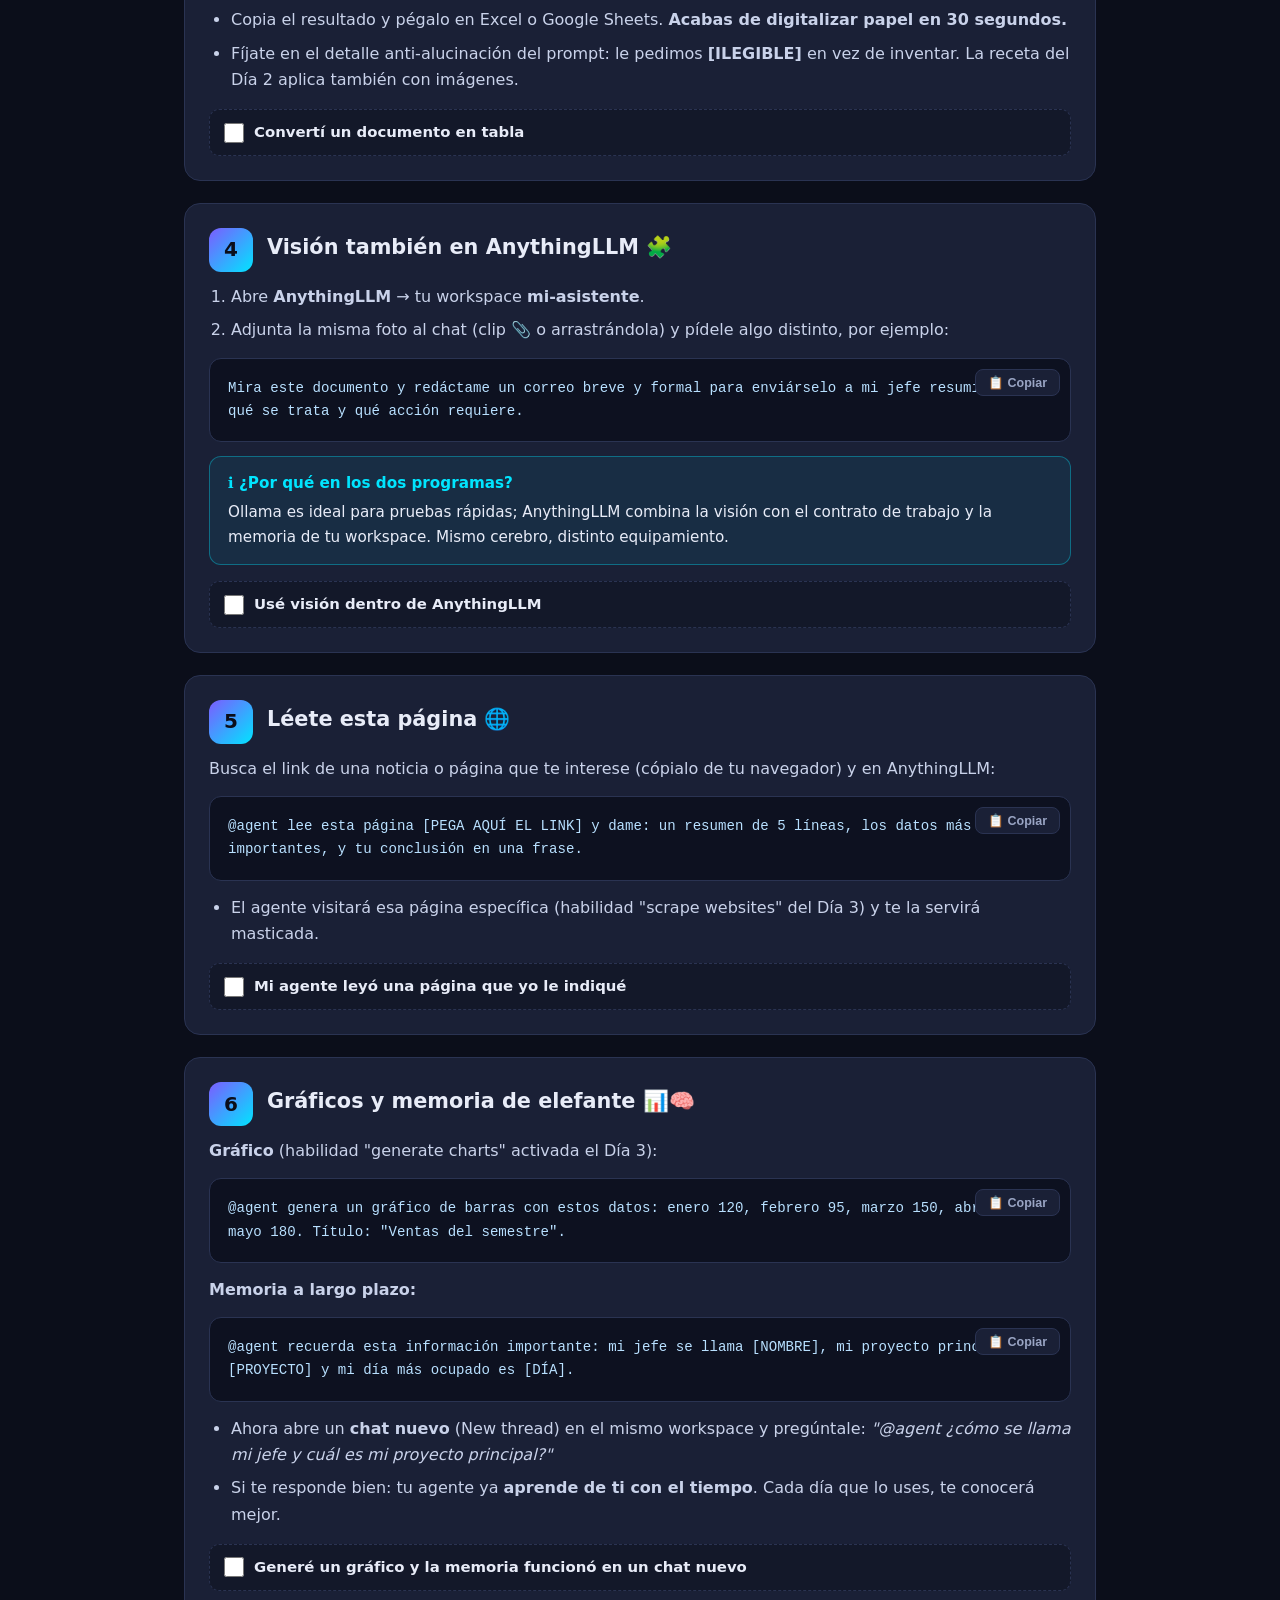
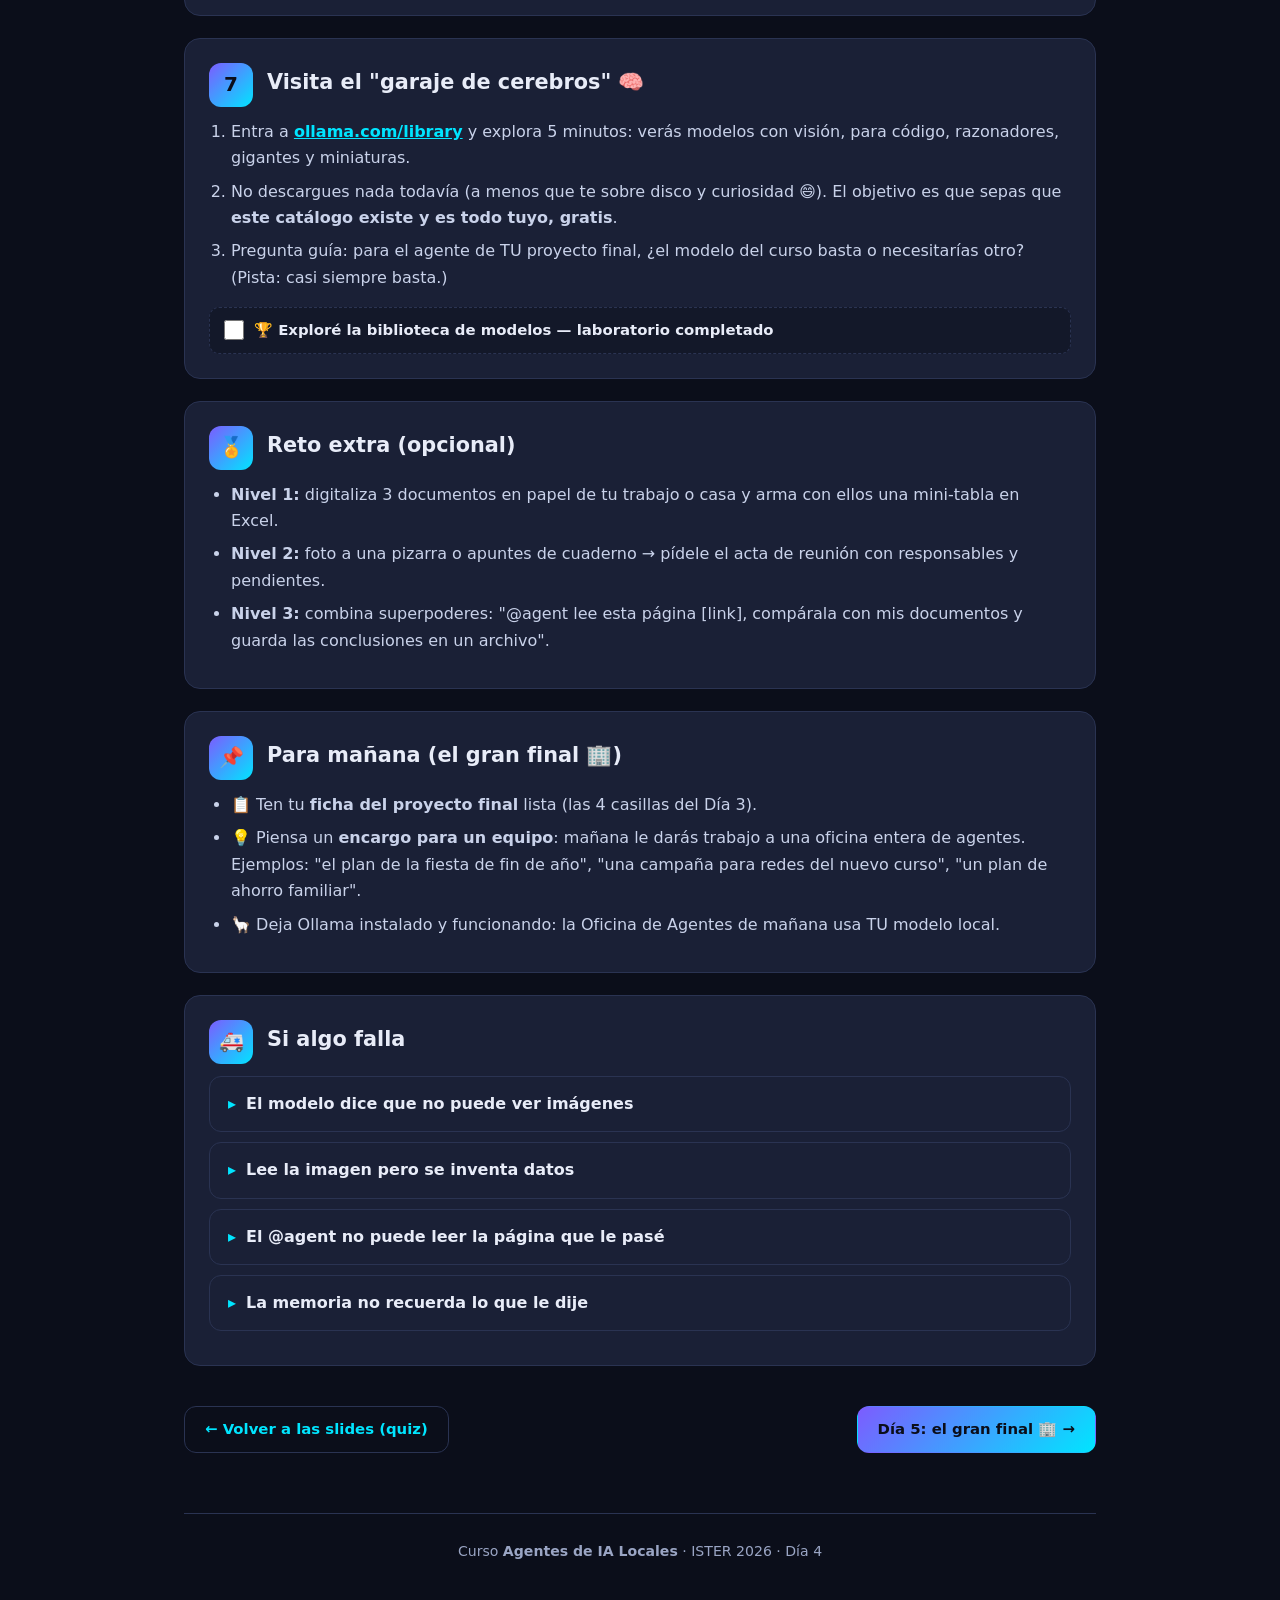
<file: dia4/lab.html>
<!DOCTYPE html>
<html lang="es">
<head>
<meta charset="UTF-8">
<meta name="viewport" content="width=device-width, initial-scale=1.0">
<title>Lab Día 4 · Los superpoderes — Agentes IA Local</title>
<link rel="stylesheet" href="../assets/curso.css">
<link rel="icon" href="data:image/svg+xml,<svg xmlns='http://www.w3.org/2000/svg' viewBox='0 0 100 100'><text y='.9em' font-size='90'>👁️</text></svg>">
</head>
<body>
<div class="contenedor">

  <nav class="nav">
    <span class="marca">🤖 Agentes <span>IA Local</span></span>
    <div style="display:flex;gap:18px;flex-wrap:wrap">
      <a href="../index.html">Portada</a>
      <a href="slides.html">Slides Día 4</a>
    </div>
  </nav>

  <header class="lab-cabecera">
    <div class="kicker">Laboratorio · Día 4</div>
    <h1>👁️ Superpoderes: visión, páginas web, gráficos y memoria</h1>
    <div class="meta">
      <span>⏱️ ~70 minutos</span>
      <span>🎚️ Nivel: principiante+</span>
      <span>📋 Requiere: lo del Día 3 funcionando + tu celular para fotos</span>
    </div>
  </header>

  <div class="progreso-wrap">
    <div class="progreso-texto">Tu progreso: <b id="prog-num">0 de 7 pasos</b> — se guarda en tu navegador.</div>
    <div class="progreso-barra"><div id="prog-fill"></div></div>
  </div>

  <!-- PASO 1 -->
  <div class="paso" data-paso="p1">
    <div class="paso-cabecera"><span class="paso-num">1</span><h2>Consigue una foto de un documento real 📸</h2></div>
    <ol>
      <li>Toma con tu celular una foto de un documento en papel que tengas a mano: una <b>factura, recibo, oficio, certificado o una página de un libro</b>. (Nada con datos ultra sensibles para practicar, por si compartes pantalla.)</li>
      <li>Pásala a tu computadora: envíatela por correo a ti mismo, por WhatsApp Web, o con un cable. Guárdala donde la encuentres (ej. Escritorio).</li>
    </ol>
    <div class="caja caja-tip"><b>💚 Foto buena = resultado bueno.</b> Con luz, sin dedos encima y lo más recta posible. No necesita ser perfecta: los modelos con visión aguantan bastante.</div>
    <label class="paso-check"><input type="checkbox"> Tengo la foto en mi computadora</label>
  </div>

  <!-- PASO 2 -->
  <div class="paso" data-paso="p2">
    <div class="paso-cabecera"><span class="paso-num">2</span><h2>El momento WOW: tu modelo la LEE 👁️</h2></div>
    <p>Vamos primero a la app de <b>Ollama</b> (la del Día 1):</p>
    <ol>
      <li>Abre Ollama y verifica que el modelo sea <b>gemma3:4b</b> (los gemma3 tienen visión; el llama3.2:1b del plan B <b>no ve</b> — si es tu caso, haz este paso en pareja con alguien del curso o descarga gemma3:4b con paciencia).</li>
      <li><b>Arrastra tu foto</b> a la ventana del chat (o usa el clip 📎 para adjuntarla).</li>
      <li>Junto a la imagen, escribe:</li>
    </ol>
    <div class="copiable">Lee este documento y extrae TODOS los datos que contiene, organizados: tipo de documento, fechas, nombres, valores y cualquier dato importante. Al final dime si detectas alguna fecha límite o monto total.</div>
    <p>Y observa cómo tu computadora, sin internet, sin nube, sin pagar un centavo… <b>lee papel</b>. 🤯</p>
    <label class="paso-check"><input type="checkbox"> Mi modelo local leyó la foto del documento</label>
  </div>

  <!-- PASO 3 -->
  <div class="paso" data-paso="p3">
    <div class="paso-cabecera"><span class="paso-num">3</span><h2>Digitalización pro: de foto a tabla 🧾</h2></div>
    <p>Ahora el caso de oficina más útil del mundo real. Con la misma foto (ideal si es factura o recibo):</p>
    <div class="copiable">Convierte este documento en una tabla con columnas: Concepto | Cantidad | Valor. Debajo de la tabla escribe el total. Formato listo para copiar a Excel. Si algún dato no se lee bien, márcalo como [ILEGIBLE] en vez de inventarlo.</div>
    <ul>
      <li>Copia el resultado y pégalo en Excel o Google Sheets. <b>Acabas de digitalizar papel en 30 segundos.</b></li>
      <li>Fíjate en el detalle anti-alucinación del prompt: le pedimos <b>[ILEGIBLE]</b> en vez de inventar. La receta del Día 2 aplica también con imágenes.</li>
    </ul>
    <label class="paso-check"><input type="checkbox"> Convertí un documento en tabla</label>
  </div>

  <!-- PASO 4 -->
  <div class="paso" data-paso="p4">
    <div class="paso-cabecera"><span class="paso-num">4</span><h2>Visión también en AnythingLLM 🧩</h2></div>
    <ol>
      <li>Abre <b>AnythingLLM</b> → tu workspace <b>mi-asistente</b>.</li>
      <li>Adjunta la misma foto al chat (clip 📎 o arrastrándola) y pídele algo distinto, por ejemplo:</li>
    </ol>
    <div class="copiable">Mira este documento y redáctame un correo breve y formal para enviárselo a mi jefe resumiendo de qué se trata y qué acción requiere.</div>
    <div class="caja caja-info"><b>ℹ️ ¿Por qué en los dos programas?</b> Ollama es ideal para pruebas rápidas; AnythingLLM combina la visión con el contrato de trabajo y la memoria de tu workspace. Mismo cerebro, distinto equipamiento.</div>
    <label class="paso-check"><input type="checkbox"> Usé visión dentro de AnythingLLM</label>
  </div>

  <!-- PASO 5 -->
  <div class="paso" data-paso="p5">
    <div class="paso-cabecera"><span class="paso-num">5</span><h2>Léete esta página 🌐</h2></div>
    <p>Busca el link de una noticia o página que te interese (cópialo de tu navegador) y en AnythingLLM:</p>
    <div class="copiable">@agent lee esta página [PEGA AQUÍ EL LINK] y dame: un resumen de 5 líneas, los datos más importantes, y tu conclusión en una frase.</div>
    <ul>
      <li>El agente visitará esa página específica (habilidad "scrape websites" del Día 3) y te la servirá masticada.</li>
    </ul>
    <label class="paso-check"><input type="checkbox"> Mi agente leyó una página que yo le indiqué</label>
  </div>

  <!-- PASO 6 -->
  <div class="paso" data-paso="p6">
    <div class="paso-cabecera"><span class="paso-num">6</span><h2>Gráficos y memoria de elefante 📊🧠</h2></div>
    <p><b>Gráfico</b> (habilidad "generate charts" activada el Día 3):</p>
    <div class="copiable">@agent genera un gráfico de barras con estos datos: enero 120, febrero 95, marzo 150, abril 210, mayo 180. Título: "Ventas del semestre".</div>
    <p><b>Memoria a largo plazo:</b></p>
    <div class="copiable">@agent recuerda esta información importante: mi jefe se llama [NOMBRE], mi proyecto principal es [PROYECTO] y mi día más ocupado es [DÍA].</div>
    <ul>
      <li>Ahora abre un <b>chat nuevo</b> (New thread) en el mismo workspace y pregúntale: <i>"@agent ¿cómo se llama mi jefe y cuál es mi proyecto principal?"</i></li>
      <li>Si te responde bien: tu agente ya <b>aprende de ti con el tiempo</b>. Cada día que lo uses, te conocerá mejor.</li>
    </ul>
    <label class="paso-check"><input type="checkbox"> Generé un gráfico y la memoria funcionó en un chat nuevo</label>
  </div>

  <!-- PASO 7 -->
  <div class="paso" data-paso="p7">
    <div class="paso-cabecera"><span class="paso-num">7</span><h2>Visita el "garaje de cerebros" 🧠</h2></div>
    <ol>
      <li>Entra a <a href="https://ollama.com/library" target="_blank" style="color:var(--acento-2)"><b>ollama.com/library</b></a> y explora 5 minutos: verás modelos con visión, para código, razonadores, gigantes y miniaturas.</li>
      <li>No descargues nada todavía (a menos que te sobre disco y curiosidad 😄). El objetivo es que sepas que <b>este catálogo existe y es todo tuyo, gratis</b>.</li>
      <li>Pregunta guía: para el agente de TU proyecto final, ¿el modelo del curso basta o necesitarías otro? (Pista: casi siempre basta.)</li>
    </ol>
    <label class="paso-check"><input type="checkbox">🏆 Exploré la biblioteca de modelos — laboratorio completado</label>
  </div>

  <!-- Reto -->
  <div class="paso">
    <div class="paso-cabecera"><span class="paso-num">🏅</span><h2>Reto extra (opcional)</h2></div>
    <ul>
      <li><b>Nivel 1:</b> digitaliza 3 documentos en papel de tu trabajo o casa y arma con ellos una mini-tabla en Excel.</li>
      <li><b>Nivel 2:</b> foto a una pizarra o apuntes de cuaderno → pídele el acta de reunión con responsables y pendientes.</li>
      <li><b>Nivel 3:</b> combina superpoderes: "@agent lee esta página [link], compárala con mis documentos y guarda las conclusiones en un archivo".</li>
    </ul>
  </div>

  <!-- Tarea -->
  <div class="paso">
    <div class="paso-cabecera"><span class="paso-num">📌</span><h2>Para mañana (el gran final 🏢)</h2></div>
    <ul>
      <li>📋 Ten tu <b>ficha del proyecto final</b> lista (las 4 casillas del Día 3).</li>
      <li>💡 Piensa un <b>encargo para un equipo</b>: mañana le darás trabajo a una oficina entera de agentes. Ejemplos: "el plan de la fiesta de fin de año", "una campaña para redes del nuevo curso", "un plan de ahorro familiar".</li>
      <li>🦙 Deja Ollama instalado y funcionando: la Oficina de Agentes de mañana usa TU modelo local.</li>
    </ul>
  </div>

  <!-- Troubleshooting -->
  <div class="paso">
    <div class="paso-cabecera"><span class="paso-num">🚑</span><h2>Si algo falla</h2></div>
    <details class="problema">
      <summary>El modelo dice que no puede ver imágenes</summary>
      <div class="problema-cuerpo">Estás usando un modelo sin visión (ej. llama3.2:1b del plan B). Cambia a <b>gemma3:4b</b> en el selector de modelos. Si tu máquina no lo aguanta, trabaja este lab en pareja o prueba <b>moondream</b> (un modelo de visión muy pequeñito) desde la biblioteca.</div>
    </details>
    <details class="problema">
      <summary>Lee la imagen pero se inventa datos</summary>
      <div class="problema-cuerpo">Foto borrosa u oscura = el modelo "adivina". Repite la foto con más luz y de frente. Y usa siempre la instrucción anti-invento: "si algo no se lee bien, márcalo como [ILEGIBLE]".</div>
    </details>
    <details class="problema">
      <summary>El @agent no puede leer la página que le pasé</summary>
      <div class="problema-cuerpo">Algunas páginas bloquean lectores automáticos (bancos, redes sociales, sitios con login). Prueba con una noticia de un medio público o una página institucional. Verifica también que la habilidad "scrape websites" esté activada (Día 3, paso 2).</div>
    </details>
    <details class="problema">
      <summary>La memoria no recuerda lo que le dije</summary>
      <div class="problema-cuerpo">Verifica que la habilidad <b>RAG & long-term memory</b> esté activada y que usaste <code>@agent recuerda…</code> (con @agent). La memoria vive por workspace: pregúntale en el mismo workspace donde se lo contaste.</div>
    </details>
  </div>

  <div class="nav-paginas">
    <a class="btn btn-secundario" href="slides.html#/10">← Volver a las slides (quiz)</a>
    <a class="btn btn-primario" href="../dia5/slides.html">Día 5: el gran final 🏢 →</a>
  </div>

  <footer class="pie">Curso <b>Agentes de IA Locales</b> · ISTER 2026 · Día 4</footer>
</div>

<script>
const clave = 'lab-' + location.pathname;
const estado = JSON.parse(localStorage.getItem(clave) || '{}');
const pasos = [...document.querySelectorAll('.paso[data-paso]')];
function refrescar() {
  let hechos = 0;
  pasos.forEach(p => {
    const id = p.dataset.paso, chk = p.querySelector('.paso-check input');
    chk.checked = !!estado[id];
    p.classList.toggle('completado', !!estado[id]);
    if (estado[id]) hechos++;
  });
  document.getElementById('prog-num').textContent = hechos + ' de ' + pasos.length + ' pasos';
  document.getElementById('prog-fill').style.width = (hechos / pasos.length * 100) + '%';
}
pasos.forEach(p => p.querySelector('.paso-check input').addEventListener('change', e => {
  estado[p.dataset.paso] = e.target.checked;
  localStorage.setItem(clave, JSON.stringify(estado));
  refrescar();
}));
refrescar();
document.querySelectorAll('.copiable').forEach(bloque => {
  const texto = bloque.textContent.trim();
  const btn = document.createElement('button');
  btn.className = 'btn-copiar'; btn.textContent = '📋 Copiar';
  btn.onclick = () => navigator.clipboard.writeText(texto).then(() => {
    btn.textContent = '✅ ¡Copiado!'; btn.classList.add('copiado');
    setTimeout(() => { btn.textContent = '📋 Copiar'; btn.classList.remove('copiado'); }, 1800);
  });
  bloque.appendChild(btn);
});
</script>
</body>
</html>
</file>
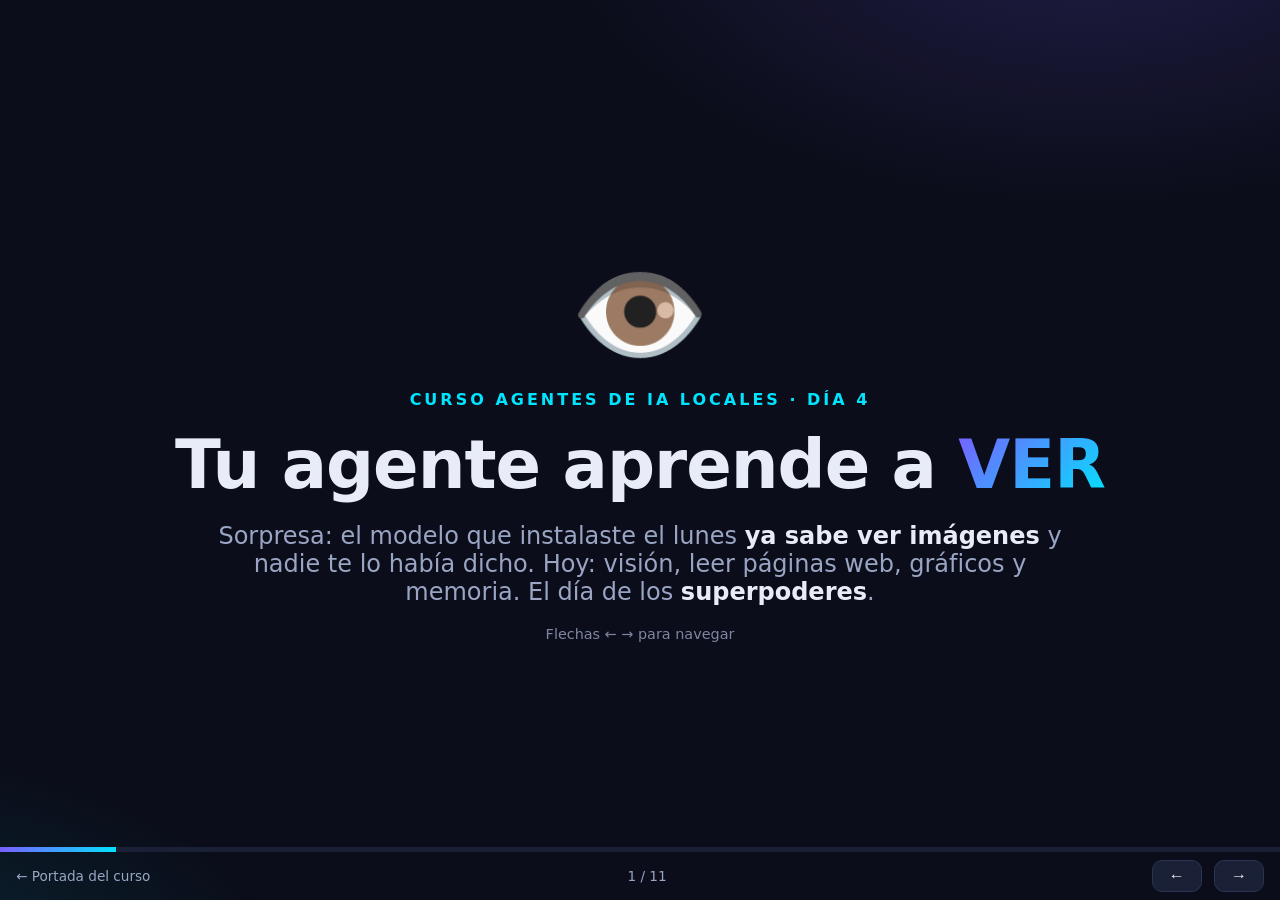
<file: dia4/slides.html>
<!DOCTYPE html>
<html lang="es">
<head>
<meta charset="UTF-8">
<meta name="viewport" content="width=device-width, initial-scale=1.0">
<title>Día 4 · Tu agente aprende a VER — Agentes IA Local</title>
<link rel="icon" href="data:image/svg+xml,<svg xmlns='http://www.w3.org/2000/svg' viewBox='0 0 100 100'><text y='.9em' font-size='90'>👁️</text></svg>">
<style>
/* ====== Motor de slides — autocontenido para proyectar incluso sin internet ====== */
:root {
  --fondo: #0b0e1a; --tarjeta: #1a2036; --borde: #2a3352;
  --texto: #e8ecf8; --suave: #9aa5c4;
  --acento: #7c5cff; --acento2: #00e5ff; --exito: #2dd881; --alerta: #ffb020; --peligro: #ff5c7a;
  --grad: linear-gradient(135deg, #7c5cff, #00e5ff);
}
* { margin: 0; padding: 0; box-sizing: border-box; }
html, body { height: 100%; overflow: hidden; background: var(--fondo); color: var(--texto);
  font-family: 'Segoe UI', system-ui, sans-serif; }
body::before { content: ""; position: fixed; inset: 0; z-index: 0;
  background: radial-gradient(900px 500px at 85% -10%, rgba(124,92,255,.20), transparent 60%),
              radial-gradient(700px 400px at -10% 110%, rgba(0,229,255,.12), transparent 60%); }

.slide {
  position: absolute; inset: 0; z-index: 1;
  display: none; flex-direction: column; align-items: center; justify-content: center;
  text-align: center; padding: 5vh 7vw; gap: 2.2vh;
}
.slide.activa { display: flex; animation: entrar .45s ease; }
@keyframes entrar { from { opacity: 0; transform: translateY(18px); } to { opacity: 1; transform: none; } }

.kicker { color: var(--acento2); font-weight: 800; letter-spacing: 3px; text-transform: uppercase; font-size: clamp(.7rem, 1.4vw, 1rem); }
h1 { font-size: clamp(1.9rem, 5.5vw, 4.2rem); font-weight: 900; line-height: 1.1; letter-spacing: -1px; max-width: 20ch; }
h2 { font-size: clamp(1.5rem, 4vw, 3rem); font-weight: 900; line-height: 1.15; max-width: 24ch; }
.grad { background: var(--grad); -webkit-background-clip: text; background-clip: text; color: transparent; }
p.grande { font-size: clamp(1rem, 2.2vw, 1.5rem); color: var(--suave); max-width: 56ch; }
p.grande b, li b { color: var(--texto); }
.emoji-gigante { font-size: clamp(3rem, 10vw, 7rem); line-height: 1; }

.frag { opacity: 0; transform: translateY(12px); transition: all .4s; }
.frag.visible { opacity: 1; transform: none; }

.fila { display: flex; gap: 2vw; flex-wrap: wrap; justify-content: center; width: 100%; }
.tarjeta {
  background: var(--tarjeta); border: 1px solid var(--borde); border-radius: 18px;
  padding: clamp(12px, 2.2vw, 26px); min-width: 200px; max-width: 340px; flex: 1;
  text-align: left; font-size: clamp(.85rem, 1.7vw, 1.1rem);
}
.tarjeta h3 { font-size: clamp(1rem, 2vw, 1.4rem); margin-bottom: 8px; }
.tarjeta p, .tarjeta li { color: var(--suave); }
.tarjeta ul { margin-left: 20px; }
.tarjeta.ok { border-color: rgba(45,216,129,.5); }
.tarjeta.mal { border-color: rgba(255,92,122,.5); }

.btn-int {
  background: var(--tarjeta); color: var(--texto); border: 2px solid var(--borde);
  border-radius: 14px; padding: clamp(10px, 1.6vw, 18px) clamp(16px, 2.4vw, 28px);
  font-size: clamp(.95rem, 1.9vw, 1.25rem); font-weight: 700; cursor: pointer;
  transition: all .18s; font-family: inherit;
}
.btn-int:hover { border-color: var(--acento2); transform: translateY(-2px); }
.btn-int.correcta { background: rgba(45,216,129,.18); border-color: var(--exito); }
.btn-int.incorrecta { background: rgba(255,92,122,.15); border-color: var(--peligro); }
.btn-int.encendido { background: rgba(124,92,255,.2); border-color: var(--acento); }
.btn-int:disabled { cursor: default; opacity: .85; }

/* Visor de visión */
.vision-panel { display: flex; gap: 2vw; flex-wrap: wrap; justify-content: center; width: min(860px, 94vw); }
.vision-caja {
  flex: 1; min-width: 260px; background: #0d1120; border: 1px solid var(--borde);
  border-radius: 16px; padding: 16px; text-align: left;
  font-size: clamp(.78rem, 1.6vw, 1rem); min-height: 8em;
}
.vision-caja .titulo { font-weight: 800; color: var(--acento2); font-size: .8em; letter-spacing: 1px; text-transform: uppercase; display: block; margin-bottom: 8px; }
.vision-caja.humano { color: var(--suave); font-style: italic; }
.vision-caja.maquina { font-family: Consolas, monospace; color: #b8e0ff; white-space: pre-wrap; }

/* Quiz */
.quiz-caja { width: min(720px, 90vw); }
.quiz-pregunta { font-size: clamp(1.15rem, 2.6vw, 1.8rem); font-weight: 800; margin-bottom: 2.2vh; }
.quiz-opciones { display: grid; grid-template-columns: 1fr 1fr; gap: 12px; }
.quiz-opciones .btn-int { text-align: left; }
.quiz-feedback { margin-top: 14px; font-size: clamp(.9rem, 1.8vw, 1.15rem); min-height: 2.4em; color: var(--suave); }
@media (max-width: 640px) { .quiz-opciones { grid-template-columns: 1fr; } }

/* HUD */
#hud { position: fixed; bottom: 0; left: 0; right: 0; z-index: 10; }
#barra-prog { height: 5px; background: var(--tarjeta); }
#barra-prog > div { height: 100%; background: var(--grad); width: 0%; transition: width .3s; }
#controles { display: flex; justify-content: space-between; align-items: center; padding: 8px 16px; font-size: .85rem; color: var(--suave); }
#controles .flechas button {
  background: var(--tarjeta); border: 1px solid var(--borde); color: var(--texto);
  border-radius: 10px; padding: 6px 16px; font-size: 1rem; cursor: pointer; margin-left: 8px;
}
#controles .flechas button:hover { border-color: var(--acento2); }
#controles a { color: var(--suave); text-decoration: none; }
#controles a:hover { color: var(--acento2); }
.pista { font-size: clamp(.75rem, 1.4vw, .9rem); color: var(--suave); opacity: .8; }
</style>
</head>
<body>

<!-- ============ SLIDE 1: Portada ============ -->
<section class="slide">
  <div class="emoji-gigante">👁️</div>
  <div class="kicker">Curso Agentes de IA Locales · Día 4</div>
  <h1>Tu agente aprende a <span class="grad">VER</span></h1>
  <p class="grande">Sorpresa: el modelo que instalaste el lunes <b>ya sabe ver imágenes</b> y nadie te lo había dicho. Hoy: visión, leer páginas web, gráficos y memoria. El día de los <b>superpoderes</b>.</p>
  <p class="pista">Flechas ← → para navegar</p>
</section>

<!-- ============ SLIDE 2: Calentamiento ============ -->
<section class="slide">
  <div class="kicker">Calentamiento ⚡ · 30 segundos</div>
  <h2>Para despertar al agente en AnythingLLM, el mensaje empieza con…</h2>
  <div class="fila" id="calentamiento">
    <button class="btn-int" onclick="calentar(this, false)">🙏 "por favor"</button>
    <button class="btn-int" onclick="calentar(this, true)">🤖 @agent</button>
    <button class="btn-int" onclick="calentar(this, false)">⚡ /superpoder</button>
  </div>
  <p class="grande" id="calentamiento-fb" style="min-height:2em"></p>
</section>

<!-- ============ SLIDE 3: Multimodal ============ -->
<section class="slide">
  <div class="kicker">Superpoder 1 · Visión 👁️</div>
  <h2>Modelos <span class="grad">multimodales</span>: entienden texto… e IMÁGENES</h2>
  <div class="fila">
    <div class="tarjeta"><h3>📖 Hasta ayer</h3><p>Tu modelo solo leía texto: escribías, respondía.</p></div>
    <div class="tarjeta ok frag"><h3>👁️ Desde hoy</h3><p>Le muestras una <b>foto</b> — una factura, una pizarra, un documento en papel — y la entiende como si la leyera.</p></div>
  </div>
  <p class="grande frag">Y aquí la mejor parte: <b>gemma3, el modelo del curso, ya es multimodal.</b> El superpoder estuvo ahí toda la semana. Solo faltaba activarlo. 🤯</p>
</section>

<!-- ============ SLIDE 4: Qué ve el modelo (interactivo) ============ -->
<section class="slide">
  <div class="kicker">Interactivo 👀 · elige una imagen</div>
  <h2 style="font-size:clamp(1.2rem,3vw,2.2rem)">Tú ves una foto. Tu agente ve <span class="grad">DATOS</span>.</h2>
  <div class="fila">
    <button class="btn-int" onclick="ver(0, this)">🧾 Foto de una factura</button>
    <button class="btn-int" onclick="ver(1, this)">📝 Foto de la pizarra de la reunión</button>
    <button class="btn-int" onclick="ver(2, this)">📄 Documento en papel</button>
  </div>
  <div class="vision-panel">
    <div class="vision-caja humano"><span class="titulo">👀 Lo que ves tú</span><div id="vision-humano">Elige una imagen arriba…</div></div>
    <div class="vision-caja maquina"><span class="titulo">🤖 Lo que extrae tu agente</span><div id="vision-maquina">…</div></div>
  </div>
</section>

<!-- ============ SLIDE 5: Casos de uso visión ============ -->
<section class="slide">
  <div class="kicker">¿Y esto para qué me sirve?</div>
  <h2>Papel → <span class="grad">datos útiles</span>, en segundos</h2>
  <div class="fila">
    <div class="tarjeta frag"><h3>🧾 Facturas y recibos</h3><p>Fotografía → tabla con fechas, montos y proveedores, lista para Excel.</p></div>
    <div class="tarjeta frag"><h3>📝 Pizarras de reunión</h3><p>Foto al salir de la reunión → acta con acuerdos y responsables.</p></div>
    <div class="tarjeta frag"><h3>📄 Documentos escaneados</h3><p>¿Recuerdas el PDF escaneado que el Día 2 no se podía leer? <b>Ya no es problema:</b> se lo das como imagen.</p></div>
  </div>
  <p class="grande frag">Todo <b>sin que esas fotos salgan de tu computadora</b>. Facturas, cédulas, contratos… por algo insistimos en lo LOCAL. 🔒</p>
</section>

<!-- ============ SLIDE 6: Leer páginas web ============ -->
<section class="slide">
  <div class="kicker">Superpoder 2 · Leer páginas 🌐</div>
  <h2>"Léete esta página y <span class="grad">cuéntame qué dice</span>"</h2>
  <p class="grande">Ayer el agente <b>buscaba</b> en la web. Hoy aprende algo más fino: le pegas <b>un link específico</b> — una noticia, un reglamento publicado, la página de un trámite — y lo lee entero por ti.</p>
  <div class="fila">
    <div class="tarjeta ok frag"><h3>💬 Tú:</h3><p>"@agent lee esta página [link de la noticia] y dame los 3 puntos clave"</p></div>
    <div class="tarjeta frag"><h3>🤖 Agente:</h3><p>Visita la página → extrae el contenido → te entrega el resumen. Tú decides si vale la pena leerla completa.</p></div>
  </div>
</section>

<!-- ============ SLIDE 7: Gráficos y memoria ============ -->
<section class="slide">
  <div class="kicker">Superpoderes 3 y 4 · 📊 + 🧠</div>
  <h2>Gráficos al vuelo y <span class="grad">memoria de elefante</span></h2>
  <div class="fila">
    <div class="tarjeta"><h3>📊 Gráficos</h3><p>"@agent hazme un gráfico de barras con las ventas del trimestre" → gráfico listo para tu informe. Sin Excel, sin fórmulas.</p></div>
    <div class="tarjeta frag"><h3>🧠 Memoria a largo plazo</h3><p>"@agent recuerda que mi jefe se llama Aníbal y odia las reuniones de los lunes" → semanas después, lo sigue sabiendo. Tu agente aprende de ti con el tiempo.</p></div>
  </div>
  <p class="grande frag">Cerebro + contrato + documentos + manos + ojos + memoria… tu agente ya está <b>más equipado que muchos practicantes</b>. 😄</p>
</section>

<!-- ============ SLIDE 8: Elegir modelo ============ -->
<section class="slide">
  <div class="kicker">El garaje de cerebros 🧠</div>
  <h2>¿Cómo elegir <span class="grad">tu modelo ideal</span>?</h2>
  <div class="fila">
    <div class="tarjeta frag"><h3>🏪 La tienda</h3><p><b>ollama.com/library</b>: cientos de modelos gratuitos. Cada uno con tallas (1B, 4B, 12B…) y especialidades (visión, código, razonamiento).</p></div>
    <div class="tarjeta frag"><h3>📏 La regla de oro</h3><p>Usa <b>el modelo más pequeño que haga bien TU tarea</b>. Más grande = más lento y más RAM, no siempre mejor para lo tuyo.</p></div>
    <div class="tarjeta frag"><h3>🧪 El método</h3><p>Prueba con TUS casos reales: mismo prompt, dos modelos, compara. 10 minutos de prueba valen más que mil opiniones de internet.</p></div>
  </div>
</section>

<!-- ============ SLIDE 9: Al laboratorio ============ -->
<section class="slide">
  <div class="emoji-gigante">🧪</div>
  <div class="kicker">Manos a la obra · ~70 minutos</div>
  <h2>Laboratorio 4: <span class="grad">activa los superpoderes</span></h2>
  <p class="grande">Harás que tu agente lea una foto de un documento real, digitalice una factura, lea una página web, genere un gráfico y recuerde datos tuyos.</p>
  <a class="btn-int" style="border-color:var(--acento2); font-size:clamp(1rem,2.2vw,1.4rem)" href="lab.html" target="_blank">🚀 Abrir la guía del laboratorio</a>
  <p class="pista">Al volver: quiz del día 👀</p>
</section>

<!-- ============ SLIDE 10: Quiz ============ -->
<section class="slide">
  <div class="kicker">Quiz del Día 4 · cuenta para la nota 👀</div>
  <div class="quiz-caja" id="quiz"></div>
</section>

<!-- ============ SLIDE 11: Cierre ============ -->
<section class="slide">
  <div class="emoji-gigante">🦸</div>
  <h2>Tu agente ya <span class="grad">ve, lee, grafica y recuerda</span></h2>
  <p class="grande">✅ Visión: fotos y documentos en papel → datos<br>
  ✅ Lee páginas web que TÚ le indicas<br>
  ✅ Genera gráficos y tiene memoria a largo plazo<br>
  ✅ Sabes elegir modelos como un pro</p>
  <p class="grande frag"><b>Mañana, el GRAN FINAL 🏢:</b> no un agente… una <b>OFICINA ENTERA</b> de agentes trabajando en equipo frente a tus ojos. Y presentamos tu proyecto final. <b>Tarea:</b> ficha del proyecto lista y piensa un encargo que darle a un equipo (ej. "el plan de la fiesta de fin de año").</p>
</section>

<!-- ============ HUD ============ -->
<div id="hud">
  <div id="barra-prog"><div></div></div>
  <div id="controles">
    <a href="../index.html">← Portada del curso</a>
    <span id="contador">1 / ?</span>
    <span class="flechas">
      <button onclick="mover(-1)" aria-label="Anterior">←</button>
      <button onclick="mover(1)" aria-label="Siguiente">→</button>
    </span>
  </div>
</div>

<script>
/* ================= MOTOR DE SLIDES ================= */
const slides = [...document.querySelectorAll('.slide')];
let idx = 0;
function pintar() {
  slides.forEach((s, i) => s.classList.toggle('activa', i === idx));
  document.querySelector('#barra-prog div').style.width = ((idx + 1) / slides.length * 100) + '%';
  document.getElementById('contador').textContent = (idx + 1) + ' / ' + slides.length;
  location.hash = '#/' + (idx + 1);
}
function mover(dir) {
  const frags = [...slides[idx].querySelectorAll('.frag')];
  if (dir > 0) {
    const oculto = frags.find(f => !f.classList.contains('visible'));
    if (oculto) { oculto.classList.add('visible'); return; }
    if (idx < slides.length - 1) idx++;
  } else {
    const visibles = frags.filter(f => f.classList.contains('visible'));
    if (visibles.length) { visibles[visibles.length - 1].classList.remove('visible'); return; }
    if (idx > 0) idx--;
  }
  pintar();
}
document.addEventListener('keydown', e => {
  if (['ArrowRight', ' ', 'PageDown'].includes(e.key)) { e.preventDefault(); mover(1); }
  if (['ArrowLeft', 'PageUp'].includes(e.key)) { e.preventDefault(); mover(-1); }
});
let x0 = null;
document.addEventListener('touchstart', e => x0 = e.touches[0].clientX);
document.addEventListener('touchend', e => {
  if (x0 === null) return;
  const dx = e.changedTouches[0].clientX - x0;
  if (Math.abs(dx) > 50) mover(dx < 0 ? 1 : -1);
  x0 = null;
});
const m = location.hash.match(/#\/(\d+)/);
if (m) idx = Math.min(slides.length - 1, Math.max(0, +m[1] - 1));
pintar();

/* ================= CALENTAMIENTO ================= */
function calentar(btn, ok) {
  [...document.querySelectorAll('#calentamiento .btn-int')].forEach(b => b.disabled = true);
  btn.classList.add(ok ? 'correcta' : 'incorrecta');
  document.getElementById('calentamiento-fb').innerHTML = ok
    ? '✅ ¡Exacto! <b>@agent</b> al inicio del mensaje activa el modo agente con todas sus habilidades.'
    : '❌ La cortesía nunca sobra, pero el interruptor es <b>@agent</b> al inicio del mensaje 😄';
}

/* ================= VISOR DE VISIÓN ================= */
const escenas = [
  { humano: 'Una foto medio torcida de una factura de "Distribuidora El Ahorro", con manchas de café, tomada con apuro sobre el escritorio.',
    maquina: 'DOCUMENTO: Factura N° 001-002-4518\nFECHA: 03/07/2026\nPROVEEDOR: Distribuidora El Ahorro\nRUC: 1791234567001\n\nDETALLE:\n· Resmas papel A4 ×10 ....... $38.50\n· Tóner HP 105A ×2 .......... $112.00\n· Grapadoras ×5 ............. $21.25\n\nSUBTOTAL: $171.75\nIVA 15%: $25.76\nTOTAL: $197.51\n\n→ ¿La paso a una tabla para Excel?' },
  { humano: 'La pizarra al final de la reunión: flechas por todos lados, tres letras ilegibles, un dibujo que nadie recuerda quién hizo, y la palabra "¡URGENTE!" subrayada dos veces.',
    maquina: 'ACTA DE REUNIÓN — extraída de pizarra\n\nACUERDOS:\n1. Lanzar campaña — resp: María — viernes\n2. Cotizar 3 proveedores — resp: Jorge\n3. ⚠ URGENTE: renovar contrato antes del 15\n\nPENDIENTES SIN RESPONSABLE:\n· "Revisar tema bodega" (¿asignar?)\n\n→ ¿Redacto el correo con el acta para el equipo?' },
  { humano: 'Un oficio en papel, de esos con sello y firma, que alguien te dejó en el escritorio y que da pereza transcribir.',
    maquina: 'TIPO: Oficio N° 245-DG-2026\nDE: Dirección General\nPARA: Coordinación Académica\nASUNTO: Actualización de horarios\n\nRESUMEN: Solicitan enviar la propuesta de\nhorarios del próximo período hasta el 20 de\njulio, en el formato adjunto.\n\nFECHA LÍMITE DETECTADA: ⚠ 20/07/2026\n\n→ ¿Te agendo un recordatorio en tu lista?' },
];
function ver(i, btn) {
  [...btn.parentElement.querySelectorAll('.btn-int')].forEach(b => b.classList.remove('encendido'));
  btn.classList.add('encendido');
  document.getElementById('vision-humano').textContent = escenas[i].humano;
  const maq = document.getElementById('vision-maquina');
  maq.textContent = '👁️ analizando imagen…';
  setTimeout(() => { maq.textContent = escenas[i].maquina; }, 800);
}

/* ================= QUIZ ================= */
const preguntas = [
  { p: '1. Un modelo "multimodal" es el que…',
    ops: ['Entiende texto E imágenes', 'Funciona en varios países', 'Tiene varios nombres', 'Corre en celular y compu'],
    ok: 0, fb: 'Multi-modal = varios "modos" de información: texto, imágenes (y algunos, audio).' },
  { p: '2. El PDF escaneado que el Día 2 no se podía leer… ¿cómo se resuelve hoy?',
    ops: ['Imposible, los escaneos no se pueden', 'Dándoselo como IMAGEN a un modelo con visión', 'Imprimiéndolo de nuevo', 'Comprando un programa carísimo'],
    ok: 1, fb: 'Un modelo con visión "lee" la imagen del documento. Papel y escaneos dejaron de ser un muro.' },
  { p: '3. ¿Cuál es la diferencia entre "buscar en la web" (ayer) y "leer una página" (hoy)?',
    ops: ['Ninguna, es lo mismo', 'Buscar encuentra resultados; leer procesa UN link específico que tú le das', 'Leer necesita pagar', 'Buscar es ilegal'],
    ok: 1, fb: 'Buscar = explorar. Leer/scrape = "léete ESTA página exacta". Dos herramientas, dos usos.' },
  { p: '4. La regla de oro para elegir modelo es…',
    ops: ['Siempre el más grande', 'El más famoso en redes', 'El más pequeño que haga bien TU tarea', 'El que tenga mejor nombre'],
    ok: 2, fb: 'Más grande = más lento y pesado. Si un 4B resuelve tu trabajo, es tu campeón.' },
  { p: '5. Fotografías facturas de tu empresa para digitalizarlas. ¿Por qué conviene hacerlo con IA LOCAL?',
    ops: ['Porque es más bonito', 'Porque esos datos sensibles no salen de tu computadora', 'Porque la nube no tiene visión', 'No hay diferencia'],
    ok: 1, fb: 'Datos financieros y personales procesados 100% en tu máquina. La privacidad es EL argumento local.' },
];
let qIdx = 0, aciertos = 0;
function pintarQuiz() {
  const caja = document.getElementById('quiz');
  if (qIdx >= preguntas.length) {
    const nota = Math.round(aciertos / preguntas.length * 10);
    const emoji = nota >= 9 ? '🏆' : nota >= 7 ? '💪' : nota >= 5 ? '🙂' : '📚';
    caja.innerHTML = '<div class="emoji-gigante">' + emoji + '</div>' +
      '<h2>Resultado: <span class="grad">' + aciertos + ' de ' + preguntas.length + '</span> (' + nota + '/10)</h2>' +
      '<p class="grande" style="margin:2vh auto">' + (nota >= 7 ? '¡Superpoderes dominados! Mañana, el gran final.' : 'Repasa las slides y reintenta con el botón de abajo.') + '</p>' +
      '<button class="btn-int" onclick="qIdx=0;aciertos=0;pintarQuiz()">🔄 Reintentar</button>';
    return;
  }
  const q = preguntas[qIdx];
  caja.innerHTML = '<div class="quiz-pregunta">' + q.p + '</div>' +
    '<div class="quiz-opciones">' + q.ops.map((o, i) =>
      '<button class="btn-int" onclick="responder(' + i + ', this)">' + o + '</button>').join('') + '</div>' +
    '<div class="quiz-feedback" id="quiz-fb"></div>';
}
function responder(i, btn) {
  const q = preguntas[qIdx];
  const botones = btn.parentElement.querySelectorAll('button');
  botones.forEach(b => b.disabled = true);
  botones[q.ok].classList.add('correcta');
  const fb = document.getElementById('quiz-fb');
  if (i === q.ok) { aciertos++; fb.innerHTML = '✅ <b>¡Correcto!</b> ' + q.fb; }
  else { btn.classList.add('incorrecta'); fb.innerHTML = '❌ Casi. ' + q.fb; }
  setTimeout(() => { qIdx++; pintarQuiz(); }, 2600);
}
pintarQuiz();
</script>
</body>
</html>
</file>
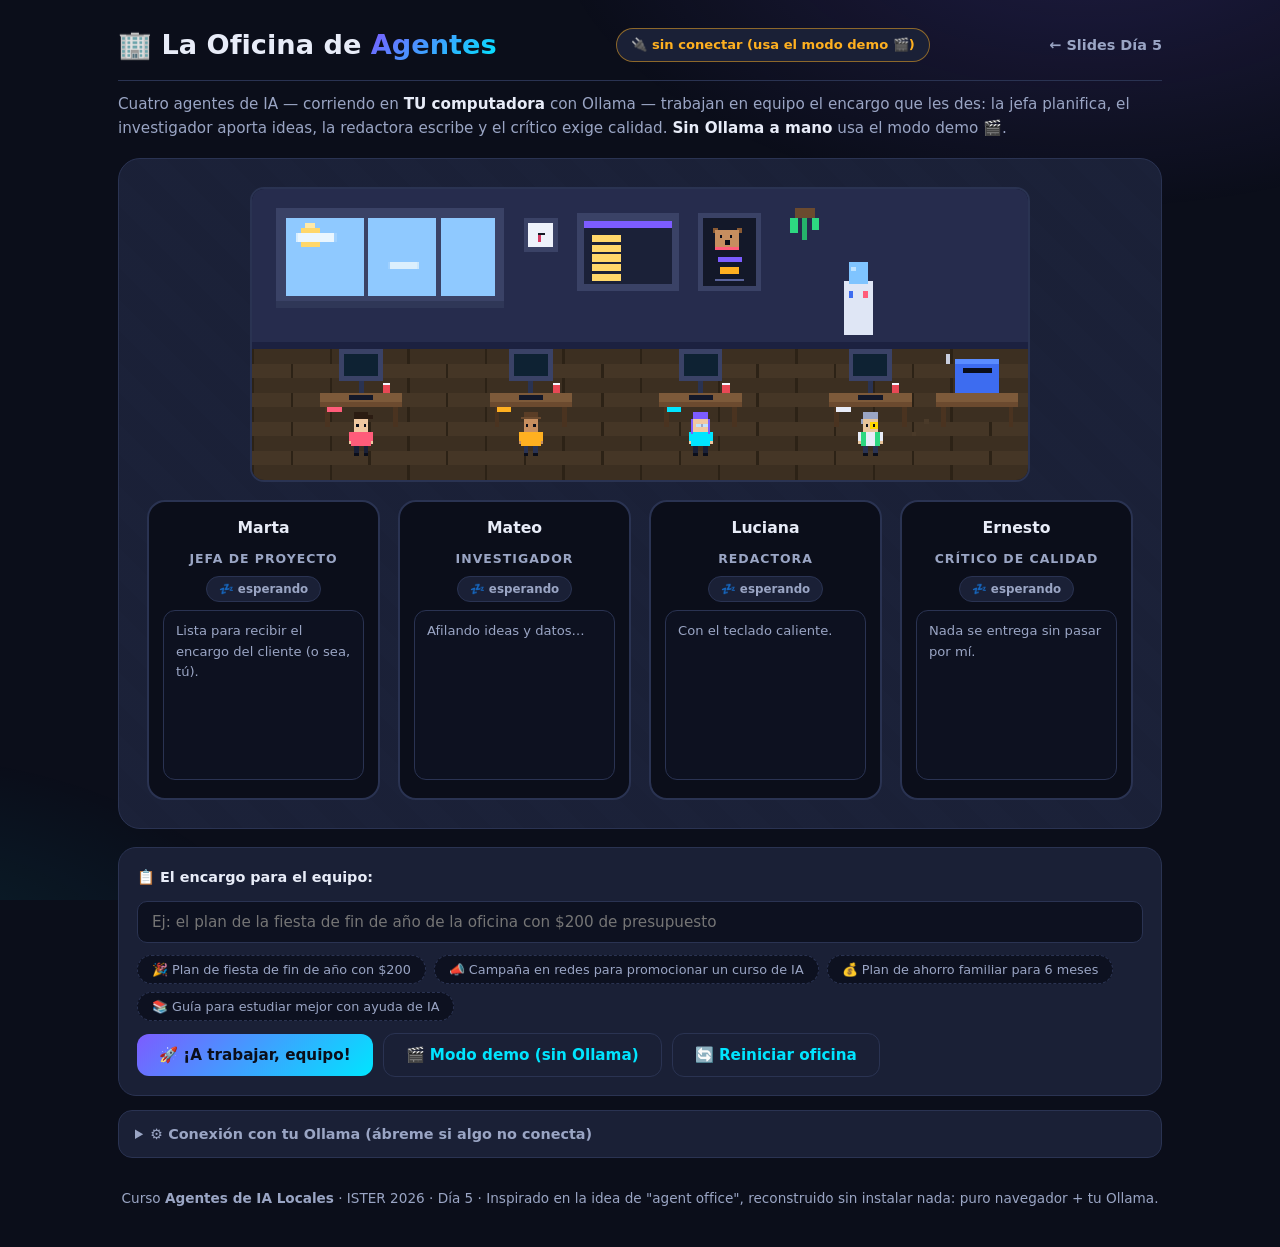
<file: dia5/oficina.html>
<!DOCTYPE html>
<html lang="es">
<head>
<meta charset="UTF-8">
<meta name="viewport" content="width=device-width, initial-scale=1.0">
<title>🏢 La Oficina de Agentes — Agentes IA Local</title>
<link rel="icon" href="data:image/svg+xml,<svg xmlns='http://www.w3.org/2000/svg' viewBox='0 0 100 100'><text y='.9em' font-size='90'>🏢</text></svg>">
<style>
:root {
  --fondo: #0b0e1a; --tarjeta: #1a2036; --borde: #2a3352;
  --texto: #e8ecf8; --suave: #9aa5c4;
  --acento: #7c5cff; --acento2: #00e5ff; --exito: #2dd881; --alerta: #ffb020; --peligro: #ff5c7a;
  --grad: linear-gradient(135deg, #7c5cff, #00e5ff);
}
* { margin: 0; padding: 0; box-sizing: border-box; }
body {
  background: var(--fondo); color: var(--texto); min-height: 100vh;
  font-family: 'Segoe UI', system-ui, sans-serif; line-height: 1.55;
}
body::before { content: ""; position: fixed; inset: 0; z-index: -1;
  background: radial-gradient(900px 500px at 85% -10%, rgba(124,92,255,.18), transparent 60%),
              radial-gradient(700px 400px at -10% 110%, rgba(0,229,255,.10), transparent 60%); }
.contenedor { max-width: 1080px; margin: 0 auto; padding: 18px; }

/* Cabecera */
.cabecera { display: flex; align-items: center; justify-content: space-between; gap: 12px; flex-wrap: wrap; padding: 6px 0 14px; border-bottom: 1px solid var(--borde); }
.cabecera h1 { font-size: clamp(1.2rem, 3vw, 1.7rem); font-weight: 900; }
.cabecera h1 .grad { background: var(--grad); -webkit-background-clip: text; background-clip: text; color: transparent; }
.cabecera a { color: var(--suave); text-decoration: none; font-weight: 600; font-size: .9rem; }
.cabecera a:hover { color: var(--acento2); }
#estado-conexion {
  font-size: .82rem; font-weight: 700; padding: 6px 14px; border-radius: 999px;
  background: var(--tarjeta); border: 1px solid var(--borde);
}
#estado-conexion.on { color: var(--exito); border-color: rgba(45,216,129,.5); }
#estado-conexion.off { color: var(--alerta); border-color: rgba(255,176,32,.5); }

/* La oficina */
.oficina {
  margin: 18px 0; padding: clamp(12px, 2.5vw, 28px); border-radius: 22px;
  border: 1px solid var(--borde);
  background:
    linear-gradient(rgba(26,32,54,.88), rgba(26,32,54,.88)),
    repeating-linear-gradient(45deg, #232b4a 0 22px, #1e2440 22px 44px);
}
.escritorios { display: grid; grid-template-columns: repeat(4, 1fr); gap: clamp(8px, 1.6vw, 18px); }
@media (max-width: 900px) { .escritorios { grid-template-columns: repeat(2, 1fr); } }
@media (max-width: 460px) { .escritorios { grid-template-columns: 1fr; } }

.escritorio {
  background: var(--fondo); border: 2px solid var(--borde); border-radius: 18px;
  padding: 14px; display: flex; flex-direction: column; align-items: center; gap: 8px;
  transition: all .3s; min-height: 300px;
}
.escritorio.activo { border-color: var(--acento2); box-shadow: 0 0 24px rgba(0,229,255,.25); }
.escritorio.hecho { border-color: rgba(45,216,129,.55); }
/* Escena compartida: la oficina viva donde los agentes se pasan el trabajo */
.escena-of { position: relative; max-width: 780px; margin: 0 auto clamp(10px, 2vw, 18px); border: 2px solid var(--borde); border-radius: 14px; overflow: hidden; background: #10162b; }
.escena-of canvas { width: 100%; height: auto; display: block; image-rendering: pixelated; }
.burbuja-of {
  position: absolute; transform: translate(-50%, -100%); background: #f4f7ff; color: #141824;
  border: 2px solid #0b0e1a; border-radius: 8px; padding: 3px 8px;
  font-size: clamp(.62rem, 1.5vw, .8rem); font-weight: 700; line-height: 1.3; max-width: 230px;
  display: none; pointer-events: none; z-index: 3; box-shadow: 0 3px 0 rgba(0,0,0,.4);
}
.burbuja-of::after { content: ''; position: absolute; left: 50%; bottom: -9px; transform: translateX(-50%); border: 5px solid transparent; border-top-color: #0b0e1a; }
.burbuja-of b { display: block; font-size: .8em; letter-spacing: .5px; text-transform: uppercase; }
.nombre { font-weight: 800; font-size: .98rem; }
.rol { color: var(--suave); font-size: .78rem; text-transform: uppercase; letter-spacing: 1px; font-weight: 700; }
.chip-estado {
  font-size: .74rem; font-weight: 700; padding: 3px 12px; border-radius: 999px;
  background: var(--tarjeta); border: 1px solid var(--borde); color: var(--suave);
}
.escritorio.activo .chip-estado { color: var(--acento2); border-color: var(--acento2); }
.escritorio.hecho .chip-estado { color: var(--exito); border-color: rgba(45,216,129,.5); }

.burbuja {
  width: 100%; flex: 1; background: #0d1120; border: 1px solid var(--borde);
  border-radius: 12px; padding: 10px 12px; font-size: .82rem; color: var(--suave);
  overflow-y: auto; max-height: 170px; min-height: 110px; text-align: left; white-space: pre-wrap;
}
.escritorio.activo .burbuja { border-color: rgba(0,229,255,.4); color: var(--texto); }
.escritorio.hecho .burbuja { color: #cfe8db; }

/* Panel de control */
.control {
  background: var(--tarjeta); border: 1px solid var(--borde); border-radius: 18px;
  padding: 18px; margin: 14px 0; display: flex; flex-direction: column; gap: 12px;
}
.control label { font-weight: 700; font-size: .9rem; }
.fila-control { display: flex; gap: 10px; flex-wrap: wrap; align-items: center; }
input[type="text"], select {
  background: #0d1120; color: var(--texto); border: 1px solid var(--borde);
  border-radius: 10px; padding: 11px 14px; font-size: .95rem; font-family: inherit;
  flex: 1; min-width: 220px;
}
input[type="text"]:focus, select:focus { outline: none; border-color: var(--acento2); }
.btn {
  border: none; border-radius: 12px; padding: 12px 22px; font-weight: 800; font-size: .95rem;
  cursor: pointer; font-family: inherit; transition: all .18s;
}
.btn-primario { background: var(--grad); color: #0b0e1a; }
.btn-primario:hover { filter: brightness(1.12); }
.btn-primario:disabled { filter: grayscale(.7); cursor: not-allowed; }
.btn-secundario { background: transparent; color: var(--acento2); border: 1px solid var(--borde); }
.btn-secundario:hover { border-color: var(--acento2); }
.sugerencias { display: flex; gap: 8px; flex-wrap: wrap; }
.sugerencias button {
  background: #0d1120; border: 1px dashed var(--borde); color: var(--suave);
  border-radius: 999px; padding: 6px 14px; font-size: .8rem; cursor: pointer; font-family: inherit;
}
.sugerencias button:hover { color: var(--acento2); border-color: var(--acento2); }

/* Config */
details.config { background: var(--tarjeta); border: 1px solid var(--borde); border-radius: 14px; margin: 10px 0; }
details.config summary { padding: 12px 16px; cursor: pointer; font-weight: 700; font-size: .9rem; color: var(--suave); }
details.config .cuerpo { padding: 0 16px 16px; display: flex; flex-direction: column; gap: 10px; }
.ayuda { font-size: .82rem; color: var(--suave); }
.ayuda code { background: #0d1120; padding: 2px 7px; border-radius: 6px; font-size: .95em; color: #b8e0ff; }

/* Entregable */
#panel-final { display: none; background: var(--tarjeta); border: 1px solid rgba(45,216,129,.5); border-radius: 18px; padding: 20px; margin: 16px 0; }
#panel-final h2 { font-size: 1.15rem; margin-bottom: 10px; }
#panel-final h2 span { color: var(--exito); }
#documento {
  background: #0d1120; border: 1px solid var(--borde); border-radius: 12px;
  padding: 16px; white-space: pre-wrap; font-size: .92rem; max-height: 400px; overflow-y: auto;
}
.acciones-final { display: flex; gap: 10px; margin-top: 12px; flex-wrap: wrap; }

.pie { text-align: center; color: var(--suave); font-size: .85rem; padding: 20px 0; }
</style>
</head>
<body>
<div class="contenedor">

  <header class="cabecera">
    <h1>🏢 La Oficina de <span class="grad">Agentes</span></h1>
    <span id="estado-conexion" class="off">🔌 sin conectar</span>
    <a href="slides.html">← Slides Día 5</a>
  </header>

  <p style="color:var(--suave); margin:12px 0; font-size:.95rem">
    Cuatro agentes de IA — corriendo en <b style="color:var(--texto)">TU computadora</b> con Ollama — trabajan en equipo el encargo que les des:
    la jefa planifica, el investigador aporta ideas, la redactora escribe y el crítico exige calidad. <b style="color:var(--texto)">Sin Ollama a mano</b> usa el modo demo 🎬.
  </p>

  <!-- LA OFICINA -->
  <div class="oficina">
    <div class="escena-of" id="escenaOf">
      <canvas id="lienzoOf" width="320" height="120"></canvas>
    </div>
    <div class="escritorios">
      <div class="escritorio" id="desk-0">
        <div class="nombre">Marta</div>
        <div class="rol">Jefa de proyecto</div>
        <div class="chip-estado" id="estado-0">💤 esperando</div>
        <div class="burbuja" id="burbuja-0">Lista para recibir el encargo del cliente (o sea, tú).</div>
      </div>
      <div class="escritorio" id="desk-1">
        <div class="nombre">Mateo</div>
        <div class="rol">Investigador</div>
        <div class="chip-estado" id="estado-1">💤 esperando</div>
        <div class="burbuja" id="burbuja-1">Afilando ideas y datos…</div>
      </div>
      <div class="escritorio" id="desk-2">
        <div class="nombre">Luciana</div>
        <div class="rol">Redactora</div>
        <div class="chip-estado" id="estado-2">💤 esperando</div>
        <div class="burbuja" id="burbuja-2">Con el teclado caliente.</div>
      </div>
      <div class="escritorio" id="desk-3">
        <div class="nombre">Ernesto</div>
        <div class="rol">Crítico de calidad</div>
        <div class="chip-estado" id="estado-3">💤 esperando</div>
        <div class="burbuja" id="burbuja-3">Nada se entrega sin pasar por mí.</div>
      </div>
    </div>
  </div>

  <!-- CONTROL -->
  <div class="control">
    <label for="encargo">📋 El encargo para el equipo:</label>
    <div class="fila-control">
      <input type="text" id="encargo" placeholder="Ej: el plan de la fiesta de fin de año de la oficina con $200 de presupuesto" maxlength="200">
    </div>
    <div class="sugerencias">
      <button onclick="sugerir(this)">🎉 Plan de fiesta de fin de año con $200</button>
      <button onclick="sugerir(this)">📣 Campaña en redes para promocionar un curso de IA</button>
      <button onclick="sugerir(this)">💰 Plan de ahorro familiar para 6 meses</button>
      <button onclick="sugerir(this)">📚 Guía para estudiar mejor con ayuda de IA</button>
    </div>
    <div class="fila-control">
      <button class="btn btn-primario" id="btn-trabajar" onclick="trabajar()">🚀 ¡A trabajar, equipo!</button>
      <button class="btn btn-secundario" id="btn-demo" onclick="demo()">🎬 Modo demo (sin Ollama)</button>
      <button class="btn btn-secundario" onclick="reiniciar()">🔄 Reiniciar oficina</button>
    </div>
  </div>

  <!-- CONFIG -->
  <details class="config" id="config">
    <summary>⚙️ Conexión con tu Ollama (ábreme si algo no conecta)</summary>
    <div class="cuerpo">
      <div class="fila-control">
        <input type="text" id="ollama-url" value="http://localhost:11434" aria-label="Dirección de Ollama">
        <select id="ollama-modelo"><option value="">— modelo (conecta primero) —</option></select>
        <button class="btn btn-secundario" onclick="conectar(true)">🔌 Probar conexión</button>
      </div>
      <div class="ayuda">
        <b>¿"Sin conectar" aunque Ollama está abierto?</b> Es normal si abres esta página desde internet (GitHub Pages): por seguridad, Ollama solo acepta llamadas de páginas autorizadas. Dos soluciones:
        <br>1) <b>Autorizar al sitio</b>: cierra Ollama (clic derecho en la llamita 🦙 → Quit), abre el menú Inicio → escribe <code>cmd</code> → Enter, pega
        <code>setx OLLAMA_ORIGINS "*"</code> y presiona Enter. Vuelve a abrir Ollama y prueba la conexión de nuevo.
        <br>2) O simplemente usa el <b>modo demo 🎬</b> para ver la experiencia, que no necesita nada.
      </div>
    </div>
  </details>

  <!-- ENTREGABLE FINAL -->
  <div id="panel-final">
    <h2>📄 Entregable del equipo — <span>misión cumplida</span> 🎉</h2>
    <div id="documento"></div>
    <div class="acciones-final">
      <button class="btn btn-secundario" onclick="copiarDoc(this)">📋 Copiar</button>
      <button class="btn btn-secundario" onclick="descargarDoc()">💾 Descargar .txt</button>
    </div>
  </div>

  <footer class="pie">Curso <b>Agentes de IA Locales</b> · ISTER 2026 · Día 5 · Inspirado en la idea de "agent office", reconstruido sin instalar nada: puro navegador + tu Ollama.</footer>
</div>

<script>
/* =====================================================
   LA OFICINA DE AGENTES — multi-agente sobre Ollama local
   ===================================================== */
const $ = id => document.getElementById(id);
let ocupado = false;
let docFinal = '';

/* ---------- Personal de la oficina ---------- */
const equipo = [
  { nombre: 'Marta', sistema: 'Eres Marta, jefa de proyecto de una pequeña oficina creativa. Hablas en español, directa, cálida y motivadora. Recibes un encargo de un cliente. Responde con: una línea aceptando el encargo con entusiasmo, y un plan de exactamente 3 pasos indicando qué harán Mateo (investigador), Luciana (redactora) y Ernesto (crítico). Máximo 80 palabras.' },
  { nombre: 'Mateo', sistema: 'Eres Mateo, investigador de la oficina. No tienes internet: usas tu conocimiento general y tu ingenio. En español, entrega exactamente 5 datos, ideas o recomendaciones CONCRETAS y útiles para el encargo, en viñetas cortas. Nada de generalidades vacías. Máximo 110 palabras.' },
  { nombre: 'Luciana', sistema: 'Eres Luciana, la redactora estrella de la oficina. En español, con el encargo, el plan de la jefa y los hallazgos del investigador, redacta el ENTREGABLE COMPLETO: claro, bien estructurado, con títulos o viñetas, listo para usar. Máximo 220 palabras.' },
  { nombre: 'Ernesto', sistema: 'Eres Ernesto, el crítico de calidad: implacable pero constructivo, con humor fino. En español, lee el borrador y entrega exactamente 3 mejoras concretas y accionables en viñetas. NO reescribas el texto completo. Máximo 70 palabras.' },
];

/* ---------- La oficina viva: escena compartida donde los agentes se pasan el trabajo ----------
   Mismos personajes de la intro de la portada, pero otra sede: ventanal de día, piso de madera,
   kanban en la pared, el póster de Huellitas IA 🐾 y el buzón del cliente a la derecha. */
const NOMS = ['Marta', 'Mateo', 'Luciana', 'Ernesto'];
const COLN = ['#d63a63', '#a86e00', '#6a3df0', '#0d8a4f'];
const AVSPEC = [
  { piel:'#f0c8a0', pelo:'#2b1c12', estilo:'bun',   ropa:'#ff5c7a', pant:'#1a2036' },
  { piel:'#c68e5f', pelo:'#4a3320', estilo:'hat',   ropa:'#ffb020', pant:'#2a3352' },
  { piel:'#f0c8a0', pelo:'#7c5cff', estilo:'long',  ropa:'#00e5ff', pant:'#1a2036', gafas:1 },
  { piel:'#e8c49a', pelo:'#9aa5c4', estilo:'short', ropa:'#e8ecf8', pant:'#2a3352', chaleco:'#2dd881', mono:1 },
];
const estados = ['espera', 'espera', 'espera', 'espera'];
const hechoAt = [-9, -9, -9, -9];
const DESKX = [45, 115, 185, 255], PIE = 110;      // escritorios y línea donde caminan
const ctxOf = $('lienzoOf').getContext('2d'); ctxOf.imageSmoothingEnabled = false;
const chars = DESKX.map(x => ({ x, y: PIE, sx: x, sy: PIE, tx: x, ty: PIE, t0: 0, dur: 0 }));
const papel = { visible: false, escritorio: 0, portador: -1, marca: false };
let confOf = [], hitos = 0, buzonLleno = false, celebrando = false, prevOf = 0;
const tNow = () => performance.now() / 1000;

const burbOf = NOMS.map(() => { const d = document.createElement('div'); d.className = 'burbuja-of'; $('escenaOf').appendChild(d); return d; });
const dichos = [null, null, null, null];
function decir(i, txt, dur) { dichos[i] = { t: txt, hasta: tNow() + dur }; }

function R(x, y, w, h, c) { ctxOf.fillStyle = c; ctxOf.fillRect(x, y, w, h); }
function MR(x, y, w, h, c) { R(x, y, w, 1, c); R(x, y + h - 1, w, 1, c); R(x, y, 1, h, c); R(x + w - 1, y, 1, h, c); }

function caminar(i, x, y) {
  const c = chars[i];
  c.sx = c.x; c.sy = c.y; c.tx = x; c.ty = y; c.t0 = tNow();
  c.dur = Math.max(.4, Math.hypot(x - c.sx, y - c.sy) / 38);
  return pausa(c.dur * 1000 + 80);
}
const enCasa = i => Math.abs(chars[i].x - DESKX[i]) < 2 && Math.abs(chars[i].y - PIE) < 2;
const moviendo = i => tNow() < chars[i].t0 + chars[i].dur;

function lanzaConfeti(x0, n) {
  const cols = ['#7c5cff', '#00e5ff', '#2dd881', '#ffb020', '#ff5c7a'];
  for (let k = 0; k < n; k++) confOf.push({ x: x0 - 12 + Math.random() * 24, y: 54 + Math.random() * 8, vx: (Math.random() - .5) * 26, vy: -34 - Math.random() * 22, c: cols[k % 5] });
}

/* El agente `de` lleva el papel al escritorio de `a` y vuelve a su puesto */
async function entregar(de, a, frase) {
  if (frase) decir(de, frase, 2.8);
  papel.portador = de;
  await caminar(de, DESKX[a] - 16, PIE);
  papel.portador = -1; papel.escritorio = a; hitos++;
  await pausa(250);
  caminar(de, DESKX[de], PIE);          // vuelve caminando mientras el otro ya trabaja
}

/* Luciana lleva la versión final al buzón del cliente y el equipo celebra */
async function entregaFinal() {
  decir(2, '📦 ¡Versión final, directo al cliente!', 2.8);
  papel.portador = 2;
  await caminar(2, 296, PIE);
  papel.portador = -1; papel.visible = false; buzonLleno = true; hitos = 5;
  lanzaConfeti(296, 34);
  celebrando = true;
  decir(0, '🎉 ¡Entregado! Gran trabajo, equipo.', 3.6);
  caminar(2, DESKX[2], PIE);
  setTimeout(() => celebrando = false, 3800);
}

function resetEscena() {
  papel.visible = false; papel.portador = -1; papel.marca = false;
  hitos = 0; buzonLleno = false; celebrando = false;
  chars.forEach((c, i) => { c.x = c.tx = c.sx = DESKX[i]; c.y = c.ty = c.sy = PIE; c.dur = 0; });
  dichos.fill(null); confOf = [];
}

function drawEscenaOf(t) {
  // pared y piso de tablones (sede diurna: nada del ajedrez nocturno de la intro)
  R(0, 0, 320, 66, '#262c4d'); R(0, 63, 320, 3, '#1c2140');
  for (let y = 66; y < 120; y += 6) {
    R(0, y, 320, 6, ((y - 66) / 6) % 2 ? '#453626' : '#3c2f21');
    for (let x = (((y - 66) / 6) % 2) * 16; x < 320; x += 32) R(x, y, 1, 6, '#2c2216');
  }
  // ventanal con día soleado y nubes que pasan
  R(10, 8, 94, 40, '#3a4266'); R(14, 12, 86, 32, '#8fc9ff');
  R(20, 16, 8, 8, '#ffd76a'); R(22, 14, 4, 2, '#ffe9a8');
  R(14 + ((t * 3) % 70), 18, 16, 4, '#eaf6ff'); R(14 + ((t * 2 + 40) % 74), 30, 12, 3, '#dbeffd');
  R(46, 12, 2, 32, '#3a4266'); R(76, 12, 2, 32, '#3a4266'); R(10, 46, 94, 3, '#2f3757');
  // reloj de pared funcionando
  R(112, 12, 14, 14, '#3a4266'); R(114, 14, 10, 10, '#eef2fb');
  for (let r = 1; r <= 3; r++) R(118 + Math.round(Math.cos(t * 1.2) * r), 18 + Math.round(Math.sin(t * 1.2) * r), 1, 1, '#d63a63');
  for (let r = 1; r <= 2; r++) R(118 + Math.round(Math.cos(t * .15) * r), 18 + Math.round(Math.sin(t * .15) * r), 1, 1, '#141824');
  R(118, 18, 1, 1, '#141824');
  // tablero kanban: las notas pasan a verde con cada entrega
  R(134, 10, 42, 32, '#3a4266'); R(137, 13, 36, 26, '#1b2138'); R(137, 13, 36, 3, '#7c5cff');
  for (let k = 0; k < 5; k++) { const ok = k < hitos; R(ok ? 158 : 140, 19 + k * 4, 12, 3, ok ? '#2dd881' : '#ffd76a'); }
  // póster enmarcado de Huellitas IA 🐾 (la app que el equipo construyó en la intro)
  R(184, 10, 26, 32, '#3a4266'); R(186, 12, 22, 28, '#131829');
  R(190, 16, 2, 2, '#8a5a33'); R(200, 16, 2, 2, '#8a5a33'); R(191, 17, 10, 7, '#c68e5f');
  R(193, 19, 1, 1, '#0b0e1a'); R(197, 19, 1, 1, '#0b0e1a'); R(195, 21, 2, 2, '#0b0e1a');
  R(191, 24, 10, 1, '#ff5c7a');
  R(192, 28, 10, 2, '#7c5cff'); R(193, 32, 8, 3, '#ffb020'); R(191, 37, 12, 1, '#59639a');
  // planta colgante y dispensador de agua
  R(224, 8, 8, 4, '#6b4a2f'); R(222, 12, 3, 6, '#2dd881'); R(227, 12, 2, 9, '#25b56b'); R(231, 12, 3, 5, '#2dd881');
  R(244, 38, 12, 22, '#dfe6f5'); R(246, 30, 8, 9, '#7fc4ff'); R(247, 32, 2, 2, '#bfe3ff'); R(246, 42, 2, 3, '#3d6cf0'); R(252, 42, 2, 3, '#ff5c7a');
  // rincón del cliente: mesa y buzón (la banderita sube al entregar)
  R(282, 84, 34, 4, '#7d5a3a'); R(282, 88, 34, 2, '#6b4a2f'); R(284, 90, 2, 8, '#4a3320'); R(312, 90, 2, 8, '#4a3320');
  R(290, 70, 18, 14, '#3d6cf0'); R(290, 70, 18, 2, '#5a8cff'); R(293, 74, 12, 2, '#0b0e1a');
  if (buzonLleno) { R(288, 60, 2, 10, '#c9cede'); R(284, 60, 6, 4, '#ff5c7a'); }
  else R(286, 68, 2, 4, '#c9cede');
  R(272, 100, 2, 2, '#4a3a29'); R(277, 95, 2, 2, '#4a3a29');   // huellitas hacia el buzón
  // escritorios con monitor que refleja el estado de cada agente
  DESKX.forEach((dx, i) => {
    const st = estados[i];
    R(dx - 9, 66, 18, 13, '#3a4266');
    let scr = '#0e2233';
    if (st === 'activo') scr = ((t * 4 | 0) % 2) ? '#134a5e' : '#0e2233';
    if (st === 'hecho') scr = '#10331f';
    R(dx - 7, 68, 14, 9, scr);
    if (st === 'activo') { R(dx - 6, 70, 7, 1, '#1d5a72'); R(dx - 6 + ((t * 7 | 0) % 12), 74, 1, 1, '#00e5ff'); }
    if (st === 'hecho') { R(dx - 3, 73, 1, 1, '#2dd881'); R(dx - 2, 74, 1, 1, '#2dd881'); R(dx - 1, 73, 1, 1, '#2dd881'); R(dx, 72, 1, 1, '#2dd881'); R(dx + 1, 71, 1, 1, '#2dd881'); }
    if (st === 'activo') for (let k = 0; k < 3; k++) if (((t * 2.5 | 0) % 4) > k) R(dx + 11 + k * 4, 62, 2, 2, '#00e5ff');
    R(dx - 1, 79, 2, 5, '#2a3352');
    R(dx - 17, 84, 34, 4, '#7d5a3a'); R(dx - 17, 88, 34, 2, '#6b4a2f');
    R(dx - 15, 90, 2, 8, '#4a3320'); R(dx + 13, 90, 2, 8, '#4a3320');
    R(dx - 5, 85, 10, 2, '#131829');
    R(dx - 14, 90, 6, 2, AVSPEC[i].ropa);                       // placa con el color de cada uno
    R(dx + 9, 80, 3, 1, '#f4f7ff'); R(dx + 9, 81, 3, 3, '#e84855');   // su taza de café
  });
}

function drawPapel(px, py) {
  R(px, py, 6, 7, '#f4f7ff'); R(px + 1, py + 2, 4, 1, '#9aa5c4'); R(px + 1, py + 4, 4, 1, '#9aa5c4');
  if (papel.marca) R(px + 4, py, 2, 2, '#ff5c7a');              // las correcciones de Ernesto
}

function drawPersonaOf(i, t) {
  const c = chars[i], s = AVSPEC[i];
  let x = Math.round(c.x), y = Math.round(c.y);
  const anda = moviendo(i);
  if (anda) y -= ((t * 8 | 0) % 2);
  const fiesta = celebrando || (estados[i] === 'hecho' && t - hechoAt[i] < 2.5);
  if (fiesta) y -= Math.round(Math.abs(Math.sin(t * 5 + i * 1.3)) * 4);
  const L = x - 6, T = y - 18;
  R(L + 3, y - 5, 2, 5, s.pant); R(L + 7, y - 5, 2, 5, s.pant);
  R(L + 3, y - 1, 2, 1, '#0b0e1a'); R(L + 7, y - 1, 2, 1, '#0b0e1a');
  R(L + 2, T + 8, 8, 6, s.ropa);
  if (s.chaleco) { R(L + 2, T + 8, 2, 6, s.chaleco); R(L + 8, T + 8, 2, 6, s.chaleco); }
  if (fiesta) { R(L, T + 3, 1, 5, s.ropa); R(L + 11, T + 3, 1, 5, s.ropa); R(L, T + 2, 1, 1, s.piel); R(L + 11, T + 2, 1, 1, s.piel); }
  else { R(L + 1, T + 8, 1, 4, s.ropa); R(L + 10, T + 8, 1, 4, s.ropa); R(L + 1, T + 12, 1, 1, s.piel); R(L + 10, T + 12, 1, 1, s.piel); }
  if (!anda && estados[i] === 'activo' && enCasa(i)) R(L + 3 + ((t * 9 | 0) % 2), T + 13, 6, 1, s.piel);
  R(L + 3, T + 3, 6, 5, s.piel);
  R(L + 3, T, 6, 3, s.pelo);
  if (s.estilo === 'bun') R(L + 9, T + 1, 2, 2, s.pelo);
  if (s.estilo === 'hat') { R(L + 2, T + 2, 8, 1, '#6b4a2f'); R(L + 3, T, 6, 2, '#5a3d26'); }
  if (s.estilo === 'long') { R(L + 2, T + 3, 1, 6, s.pelo); R(L + 9, T + 3, 1, 6, s.pelo); }
  if (s.estilo === 'short') R(L + 2, T + 3, 1, 2, s.pelo);
  const guino = estados[i] === 'espera' && !anda && ((t + i * 1.1) % 3.4) < 0.14;
  if (!guino) { R(L + 4, T + 5, 1, 1, '#0b0e1a'); R(L + 7, T + 5, 1, 1, '#0b0e1a'); }
  if (s.gafas) { R(L + 4, T + 5, 2, 1, '#bfe3ff'); R(L + 7, T + 5, 2, 1, '#bfe3ff'); R(L + 6, T + 5, 1, 1, '#9aa5c4'); }
  if (s.mono) { MR(L + 6, T + 4, 3, 3, '#ffd700'); R(L + 7, T + 5, 1, 1, '#0b0e1a'); }
}

function frameOf(now) {
  const t = now / 1000, dt = Math.min(.05, Math.max(0, t - prevOf));
  prevOf = t;
  chars.forEach(c => {
    if (t < c.t0 + c.dur && c.dur > 0) { const k = Math.max(0, (t - c.t0) / c.dur); c.x = c.sx + (c.tx - c.sx) * k; c.y = c.sy + (c.ty - c.sy) * k; }
    else { c.x = c.tx; c.y = c.ty; }
  });
  drawEscenaOf(t);
  if (papel.visible && papel.portador < 0) drawPapel(DESKX[papel.escritorio] - 13, 77);
  [...chars.keys()].sort((a, b) => chars[a].y - chars[b].y).forEach(i => drawPersonaOf(i, t));
  if (papel.portador >= 0) drawPapel(Math.round(chars[papel.portador].x) + 5, Math.round(chars[papel.portador].y) - 14);
  confOf = confOf.filter(p => {
    p.vy += 95 * dt; p.x += p.vx * dt; p.y += p.vy * dt;
    if (p.y > 122) return false;
    R(p.x | 0, p.y | 0, 2, 2, p.c); return true;
  });
  chars.forEach((c, i) => {
    const b = burbOf[i], d = dichos[i];
    if (d && t < d.hasta) {
      b.style.display = 'block';
      b.innerHTML = '<b style="color:' + COLN[i] + '">' + NOMS[i] + '</b>' + d.t;
      b.style.left = Math.min(86, Math.max(14, c.x / 320 * 100)) + '%';
      b.style.top = ((c.y - 22) / 120 * 100) + '%';
    } else b.style.display = 'none';
  });
  requestAnimationFrame(frameOf);
}
requestAnimationFrame(frameOf);

/* ---------- Utilidades de escena ---------- */
function setDesk(i, estado, texto) {
  const desk = $('desk-' + i);
  desk.classList.remove('activo', 'hecho');
  if (estado === 'activo') desk.classList.add('activo');
  if (estado === 'hecho') desk.classList.add('hecho');
  if (estado === 'hecho' && estados[i] !== 'hecho') { hechoAt[i] = tNow(); lanzaConfeti(chars[i].x, 12); }
  estados[i] = estado;
  $('estado-' + i).textContent = estado === 'activo' ? '🤔 trabajando…' : estado === 'hecho' ? '✅ listo' : '💤 esperando';
  if (texto !== undefined) $('burbuja-' + i).textContent = texto;
}
function appendDesk(i, texto) {
  const b = $('burbuja-' + i);
  b.textContent += texto;
  b.scrollTop = b.scrollHeight;
}
function reiniciar() {
  if (ocupado) return;
  const frases = ['Lista para recibir el encargo del cliente (o sea, tú).', 'Afilando ideas y datos…', 'Con el teclado caliente.', 'Nada se entrega sin pasar por mí.'];
  [0, 1, 2, 3].forEach(i => setDesk(i, 'espera', frases[i]));
  resetEscena();
  $('panel-final').style.display = 'none';
  docFinal = '';
}
function sugerir(btn) { $('encargo').value = btn.textContent.replace(/^\S+\s/, ''); }

/* ---------- Conexión con Ollama ---------- */
async function conectar(avisar) {
  const url = $('ollama-url').value.replace(/\/+$/, '');
  const chip = $('estado-conexion');
  try {
    const r = await fetch(url + '/api/tags', { signal: AbortSignal.timeout(4000) });
    const data = await r.json();
    const sel = $('ollama-modelo');
    sel.innerHTML = '';
    (data.models || []).forEach(mo => {
      const o = document.createElement('option');
      o.value = mo.name; o.textContent = mo.name;
      if (mo.name.startsWith('gemma3')) o.selected = true;
      sel.appendChild(o);
    });
    if (!sel.options.length) throw new Error('sin modelos');
    chip.textContent = '🟢 conectado a Ollama';
    chip.className = 'on';
    return true;
  } catch (e) {
    chip.textContent = '🔌 sin conectar (usa el modo demo 🎬)';
    chip.className = 'off';
    if (avisar) $('config').open = true;
    return false;
  }
}
conectar(false);

async function preguntarOllama(i, sistema, usuario) {
  const url = $('ollama-url').value.replace(/\/+$/, '');
  const modelo = $('ollama-modelo').value;
  const r = await fetch(url + '/api/chat', {
    method: 'POST',
    headers: { 'Content-Type': 'application/json' },
    body: JSON.stringify({
      model: modelo, stream: true,
      messages: [{ role: 'system', content: sistema }, { role: 'user', content: usuario }],
      options: { temperature: 0.7, num_predict: 420 },
    }),
  });
  if (!r.ok) throw new Error('HTTP ' + r.status);
  const lector = r.body.getReader();
  const dec = new TextDecoder();
  let completo = '', resto = '';
  $('burbuja-' + i).textContent = '';
  while (true) {
    const { done, value } = await lector.read();
    if (done) break;
    resto += dec.decode(value, { stream: true });
    const lineas = resto.split('\n');
    resto = lineas.pop();
    for (const linea of lineas) {
      if (!linea.trim()) continue;
      try {
        const j = JSON.parse(linea);
        const trozo = j.message && j.message.content || '';
        if (trozo) { completo += trozo; appendDesk(i, trozo); }
      } catch (e) { /* línea incompleta */ }
    }
  }
  return completo.trim();
}

/* ---------- El flujo de trabajo real ---------- */
async function trabajar() {
  if (ocupado) return;
  const encargo = $('encargo').value.trim();
  if (!encargo) { $('encargo').focus(); $('encargo').placeholder = '⚠️ Escribe primero el encargo…'; return; }
  if (!(await conectar(true))) return;
  ocupado = true;
  $('btn-trabajar').disabled = true;
  reiniciarSuave();
  try {
    // 0. Llega el encargo al escritorio de la jefa
    papel.visible = true; papel.escritorio = 0; papel.marca = false;
    decir(0, '📩 ¡Encargo recibido! Manos a la obra.', 2.4);
    // 1. La jefa planifica
    setDesk(0, 'activo');
    const plan = await preguntarOllama(0, equipo[0].sistema, 'Encargo del cliente: ' + encargo);
    setDesk(0, 'hecho');
    await entregar(0, 1, '¡Plan listo! Te toca, Mateo 🔎');
    // 2. El investigador aporta
    setDesk(1, 'activo');
    const hallazgos = await preguntarOllama(1, equipo[1].sistema, 'Encargo: ' + encargo + '\n\nPlan de la jefa:\n' + plan);
    setDesk(1, 'hecho');
    await entregar(1, 2, 'Datos frescos para ti, Luciana ✍️');
    // 3. La redactora produce el borrador
    setDesk(2, 'activo');
    const borrador = await preguntarOllama(2, equipo[2].sistema, 'Encargo: ' + encargo + '\n\nPlan:\n' + plan + '\n\nHallazgos del investigador:\n' + hallazgos);
    setDesk(2, 'hecho');
    await entregar(2, 3, 'Ernesto, sé bueno con mi borrador 🙏');
    // 4. El crítico revisa
    setDesk(3, 'activo');
    const critica = await preguntarOllama(3, equipo[3].sistema, 'Encargo: ' + encargo + '\n\nBorrador de Luciana:\n' + borrador);
    setDesk(3, 'hecho');
    papel.marca = true;
    await entregar(3, 2, 'Buen intento… mejoras adjuntas 😏');
    // 5. La redactora aplica mejoras (versión final)
    setDesk(2, 'activo');
    const final = await preguntarOllama(2,
      'Eres Luciana, redactora. En español, aplica las mejoras del crítico a tu borrador y entrega SOLO la versión final completa, pulida y lista para el cliente. Máximo 250 palabras.',
      'Encargo: ' + encargo + '\n\nTu borrador:\n' + borrador + '\n\nMejoras exigidas por Ernesto:\n' + critica);
    setDesk(2, 'hecho');
    papel.marca = false;
    // 6. Entrega al buzón del cliente y celebración
    await entregaFinal();
    setDesk(0, 'activo', '🎉 ¡Equipo, lo logramos! Cliente: aquí abajo tienes tu entregable, revisado y pulido. Un gusto trabajar para ti.');
    setDesk(0, 'hecho');
    mostrarFinal(encargo, final);
  } catch (e) {
    resetEscena();
    setDesk(0, 'espera', '😅 Uy, se cayó la conexión con Ollama a mitad del trabajo (' + e.message + '). Revisa la sección ⚙️ o usa el modo demo.');
  }
  ocupado = false;
  $('btn-trabajar').disabled = false;
}
function reiniciarSuave() {
  ['', '', '', ''].forEach((_, i) => setDesk(i, 'espera', '…'));
  resetEscena();
  $('panel-final').style.display = 'none';
}

/* ---------- Modo demo (sin Ollama) ---------- */
const guionDemo = {
  encargo: 'El plan de la fiesta de fin de año de la oficina con $200 de presupuesto',
  pasos: [
    [0, '¡Encargo aceptado! 🎉 Una fiesta memorable con $200: reto aceptado.\n\nPlan:\n1. Mateo investiga opciones que rindan el presupuesto.\n2. Luciana redacta el plan completo con cronograma.\n3. Ernesto lo revisa con lupa antes de entregar.'],
    [1, 'Mis 5 hallazgos:\n• Local: la terraza de la oficina = $0.\n• Comida compartida estilo "cada quien trae un plato" + $80 para bebidas y bocaditos.\n• $50: decoración y luces (mercado mayorista).\n• $40: premios para concursos (karaoke, disfraces).\n• $30: fondo para el amigo secreto de emergencia.'],
    [2, 'BORRADOR — FIESTA DE FIN DE AÑO 🎊\n\n📍 Terraza de la oficina, viernes 18, 7pm.\n\n💵 Presupuesto ($200): bebidas y bocaditos $80 · decoración $50 · premios $40 · reserva $30.\n\n🗓️ Cronograma: 7pm bienvenida · 8pm cena compartida · 9pm karaoke con premios · 10pm amigo secreto · 11pm baile.\n\n✅ Cada quien trae un plato; la oficina pone el resto.'],
    [3, 'Buen borrador, Luciana, pero:\n• Falta un plan B si llueve (¡es una terraza!).\n• ¿Quién coordina el amigo secreto? Asignar responsable.\n• El karaoke sin lista de canciones termina en caos: sugerir 20 canciones previas.'],
    [2, 'VERSIÓN FINAL — FIESTA DE FIN DE AÑO 🎊\n\n📍 Terraza (plan B: sala de reuniones grande si llueve).\n\n💵 $200: bebidas y bocaditos $80 · decoración $50 · premios $40 · reserva $30.\n\n🗓️ 7pm bienvenida · 8pm cena compartida (cada quien trae un plato) · 9pm karaoke (lista de 20 canciones que circula el lunes) · 10pm amigo secreto (coordina: Recursos Humanos) · 11pm baile.\n\n✅ Responsables asignados y plan B listo. ¡Que empiece la fiesta!'],
    [0, '🎉 ¡Equipo, lo logramos! Cliente: entregable revisado y pulido aquí abajo. Un gusto trabajar para ti.'],
  ],
};
async function demo() {
  if (ocupado) return;
  ocupado = true;
  $('btn-trabajar').disabled = true;
  $('encargo').value = guionDemo.encargo;
  reiniciarSuave();
  papel.visible = true; papel.escritorio = 0;
  decir(0, '📩 ¡Encargo recibido! Manos a la obra.', 2.4);
  // qué pase de trabajo ocurre después de cada paso del guion
  const pases = [
    () => entregar(0, 1, '¡Plan listo! Te toca, Mateo 🔎'),
    () => entregar(1, 2, 'Datos frescos para ti, Luciana ✍️'),
    () => entregar(2, 3, 'Ernesto, sé bueno con mi borrador 🙏'),
    () => { papel.marca = true; return entregar(3, 2, 'Buen intento… mejoras adjuntas 😏'); },
    () => { papel.marca = false; return entregaFinal(); },
    null,
  ];
  let k = 0;
  for (const [i, texto] of guionDemo.pasos) {
    setDesk(i, 'activo');
    await escribirLento(i, texto);
    setDesk(i, 'hecho');
    await pausa(400);
    if (pases[k]) await pases[k]();
    k++;
  }
  mostrarFinal(guionDemo.encargo, guionDemo.pasos[4][1]);
  ocupado = false;
  $('btn-trabajar').disabled = false;
}
function pausa(ms) { return new Promise(r => setTimeout(r, ms)); }
async function escribirLento(i, texto) {
  // Tipeo basado en tiempo transcurrido: fluido en primer plano y no se
  // eterniza si el navegador estrangula los timers en segundo plano.
  $('burbuja-' + i).textContent = '';
  const inicio = performance.now();
  const cps = 220; // caracteres por segundo
  let mostrados = 0;
  while (mostrados < texto.length) {
    await pausa(30);
    const objetivo = Math.min(texto.length, Math.floor((performance.now() - inicio) / 1000 * cps));
    if (objetivo > mostrados) { appendDesk(i, texto.slice(mostrados, objetivo)); mostrados = objetivo; }
  }
}

/* ---------- Entregable ---------- */
function mostrarFinal(encargo, texto) {
  docFinal = 'ENCARGO: ' + encargo + '\n\n' + texto + '\n\n— Producido por La Oficina de Agentes 🏢 (IA 100% local)';
  $('documento').textContent = docFinal;
  $('panel-final').style.display = 'block';
  $('panel-final').scrollIntoView({ behavior: 'smooth' });
}
function copiarDoc(btn) {
  navigator.clipboard.writeText(docFinal).then(() => {
    btn.textContent = '✅ ¡Copiado!';
    setTimeout(() => btn.textContent = '📋 Copiar', 1800);
  });
}
function descargarDoc() {
  const a = document.createElement('a');
  a.href = URL.createObjectURL(new Blob([docFinal], { type: 'text/plain;charset=utf-8' }));
  a.download = 'entregable-oficina-agentes.txt';
  a.click();
  URL.revokeObjectURL(a.href);
}
</script>
</body>
</html>
</file>
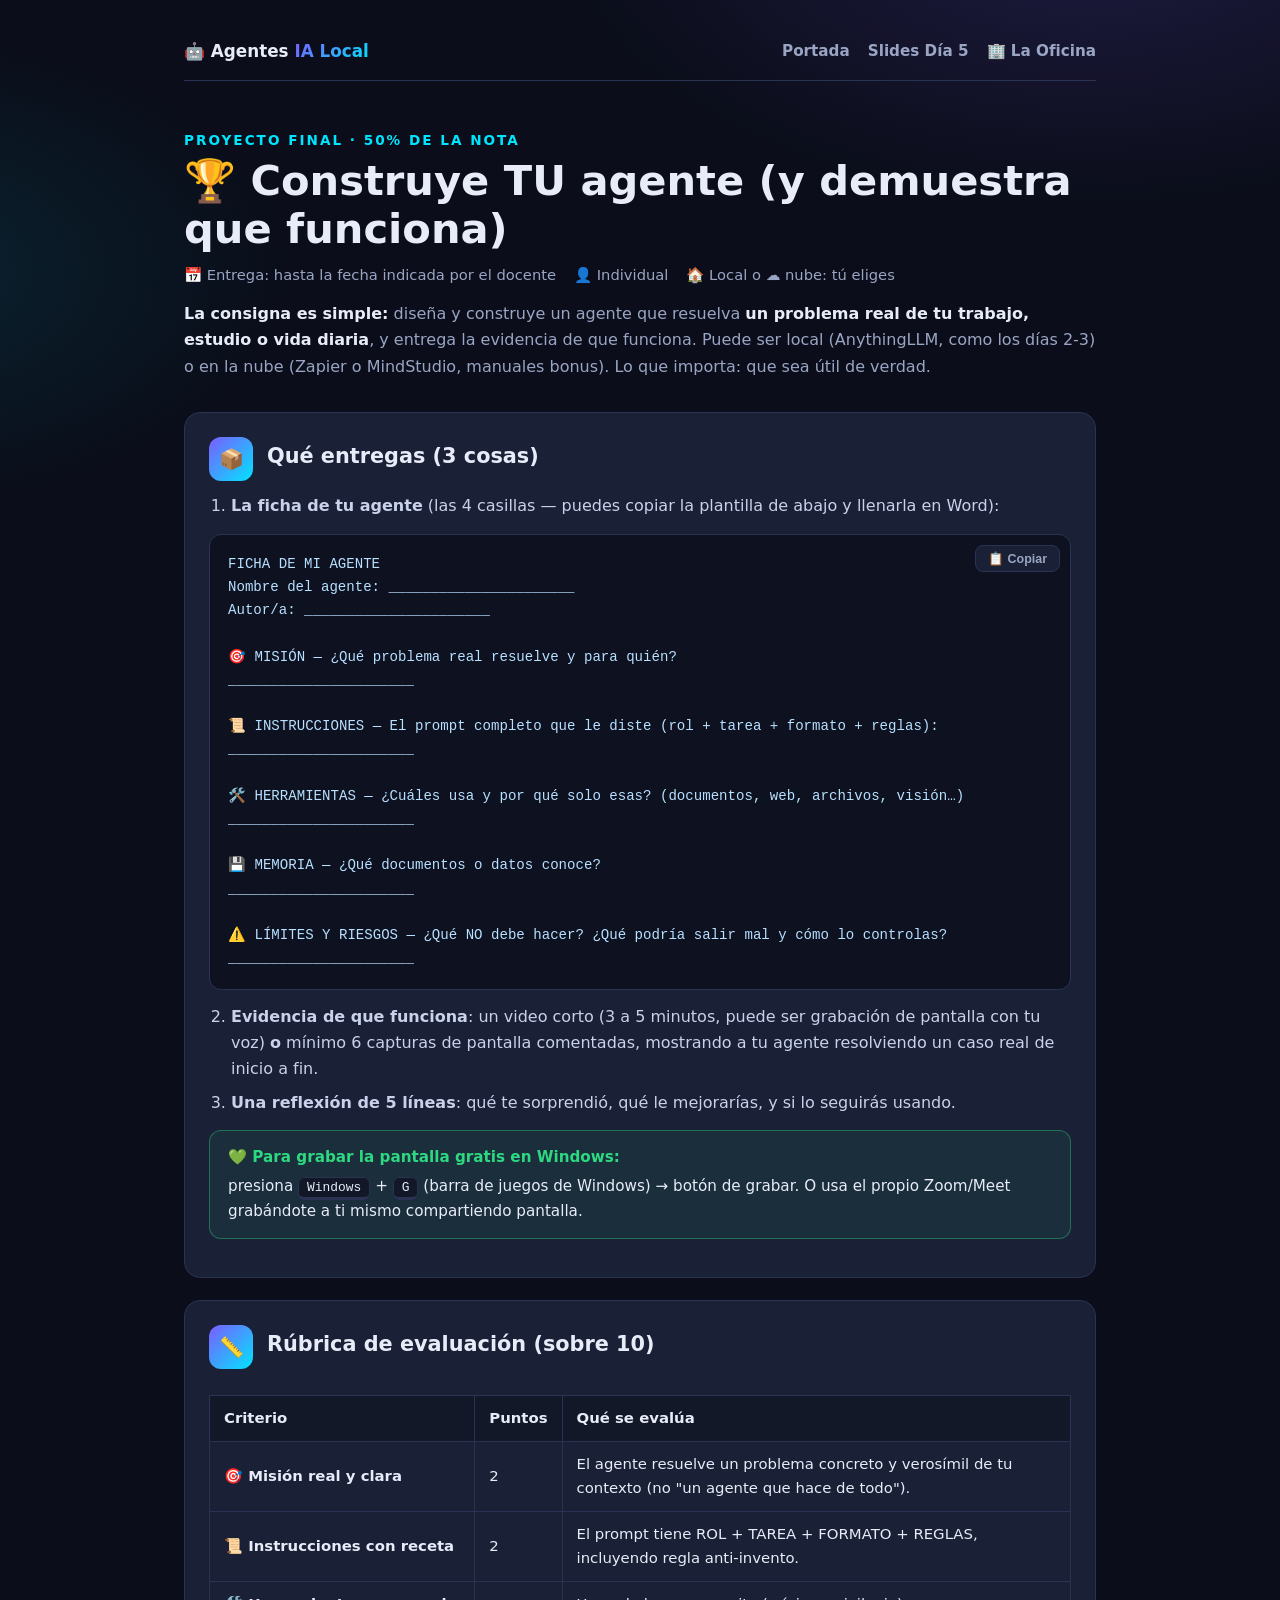
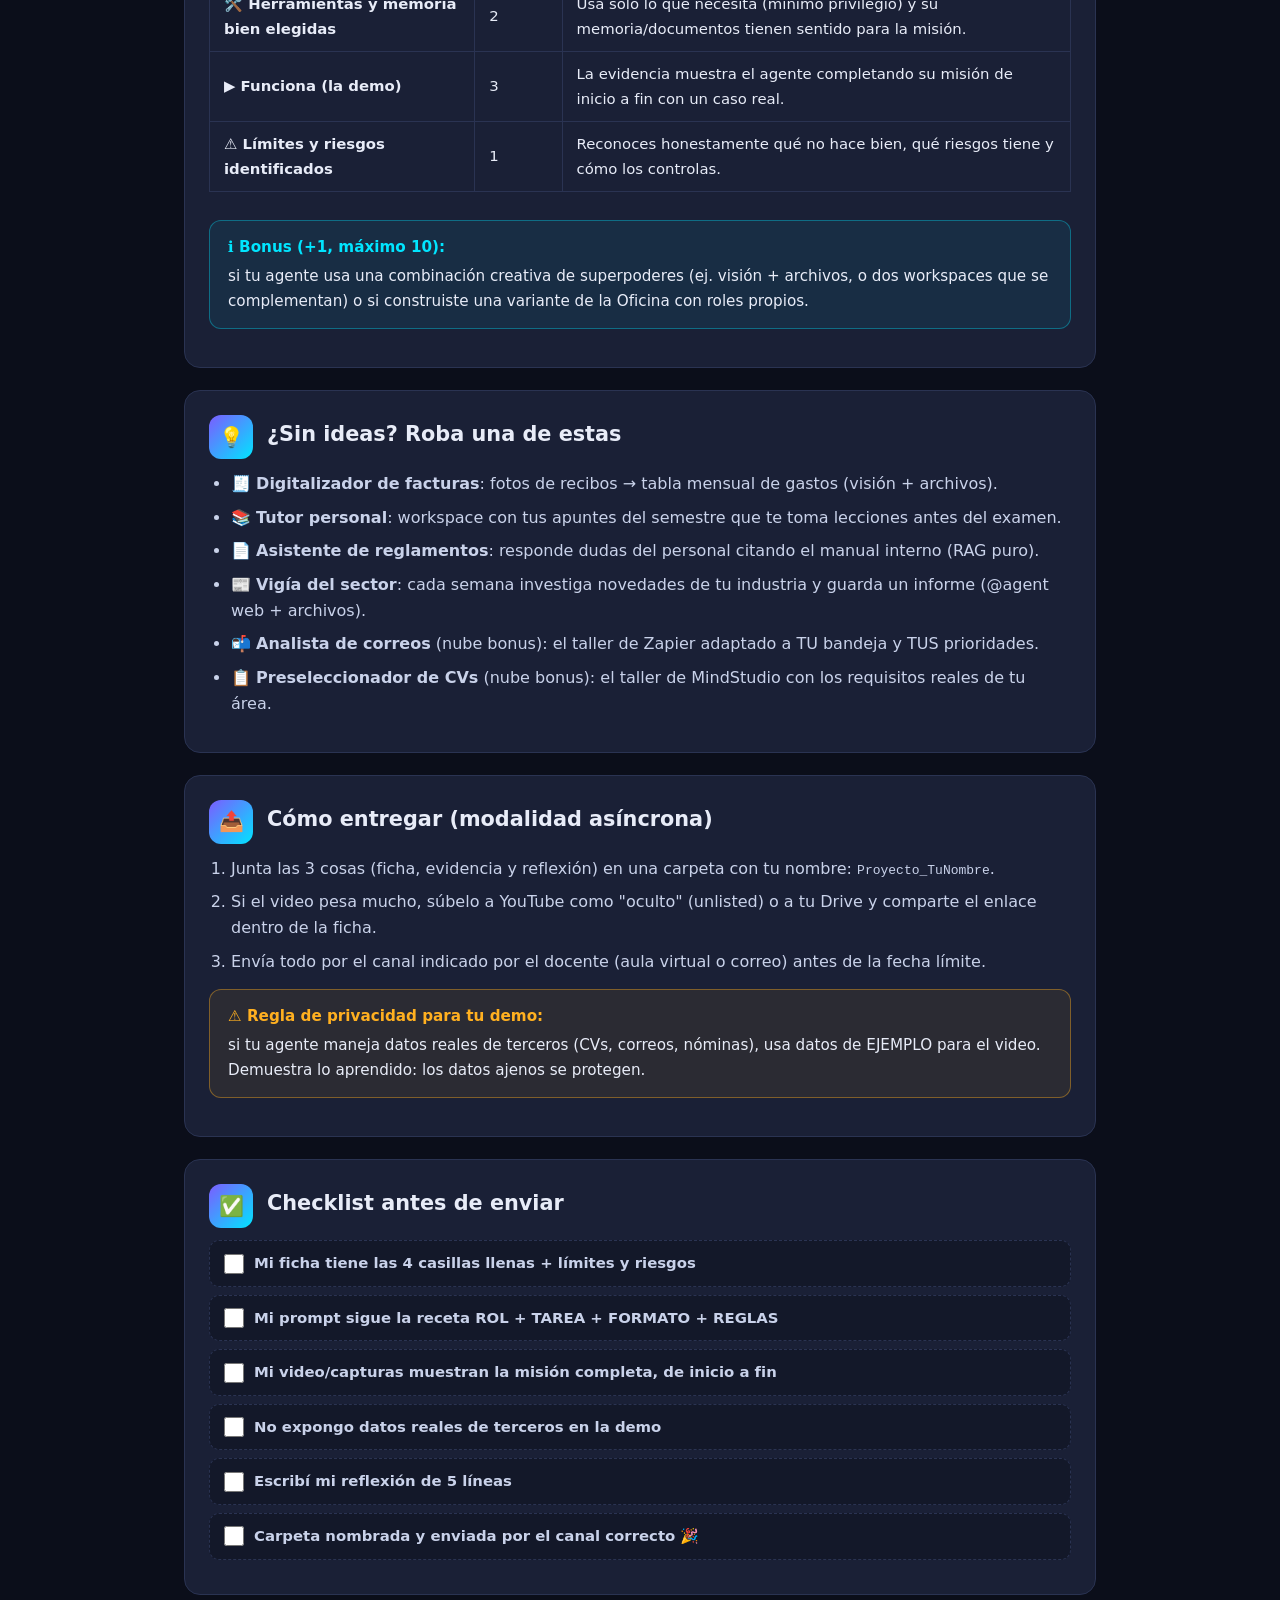
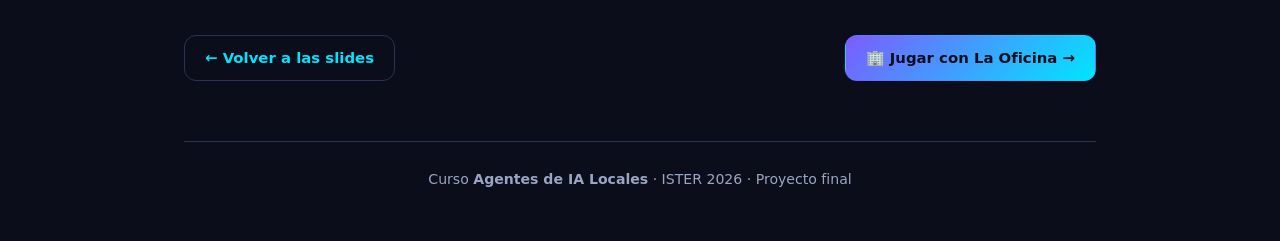
<file: dia5/proyecto.html>
<!DOCTYPE html>
<html lang="es">
<head>
<meta charset="UTF-8">
<meta name="viewport" content="width=device-width, initial-scale=1.0">
<title>Proyecto final · Tu agente — Agentes IA Local</title>
<link rel="stylesheet" href="../assets/curso.css">
<link rel="icon" href="data:image/svg+xml,<svg xmlns='http://www.w3.org/2000/svg' viewBox='0 0 100 100'><text y='.9em' font-size='90'>🏆</text></svg>">
</head>
<body>
<div class="contenedor">

  <nav class="nav">
    <span class="marca">🤖 Agentes <span>IA Local</span></span>
    <div style="display:flex;gap:18px;flex-wrap:wrap">
      <a href="../index.html">Portada</a>
      <a href="slides.html">Slides Día 5</a>
      <a href="oficina.html">🏢 La Oficina</a>
    </div>
  </nav>

  <header class="lab-cabecera">
    <div class="kicker">Proyecto final · 50% de la nota</div>
    <h1>🏆 Construye TU agente (y demuestra que funciona)</h1>
    <div class="meta">
      <span>📅 Entrega: hasta la fecha indicada por el docente</span>
      <span>👤 Individual</span>
      <span>🏠 Local o ☁️ nube: tú eliges</span>
    </div>
    <p style="margin-top:14px;color:var(--texto-suave)">
      <b style="color:var(--texto)">La consigna es simple:</b> diseña y construye un agente que resuelva
      <b style="color:var(--texto)">un problema real de tu trabajo, estudio o vida diaria</b>, y entrega la evidencia de que funciona.
      Puede ser local (AnythingLLM, como los días 2-3) o en la nube (Zapier o MindStudio, manuales bonus). Lo que importa: que sea útil de verdad.
    </p>
  </header>

  <!-- Qué entregar -->
  <div class="paso">
    <div class="paso-cabecera"><span class="paso-num">📦</span><h2>Qué entregas (3 cosas)</h2></div>
    <ol>
      <li><b>La ficha de tu agente</b> (las 4 casillas — puedes copiar la plantilla de abajo y llenarla en Word):</li>
    </ol>
    <div class="copiable">FICHA DE MI AGENTE
Nombre del agente: ______________________
Autor/a: ______________________

🎯 MISIÓN — ¿Qué problema real resuelve y para quién?
______________________

📜 INSTRUCCIONES — El prompt completo que le diste (rol + tarea + formato + reglas):
______________________

🛠️ HERRAMIENTAS — ¿Cuáles usa y por qué solo esas? (documentos, web, archivos, visión…)
______________________

💾 MEMORIA — ¿Qué documentos o datos conoce?
______________________

⚠️ LÍMITES Y RIESGOS — ¿Qué NO debe hacer? ¿Qué podría salir mal y cómo lo controlas?
______________________</div>
    <ol start="2">
      <li><b>Evidencia de que funciona</b>: un video corto (3 a 5 minutos, puede ser grabación de pantalla con tu voz) <b>o</b> mínimo 6 capturas de pantalla comentadas, mostrando a tu agente resolviendo un caso real de inicio a fin.</li>
      <li><b>Una reflexión de 5 líneas</b>: qué te sorprendió, qué le mejorarías, y si lo seguirás usando.</li>
    </ol>
    <div class="caja caja-tip"><b>💚 Para grabar la pantalla gratis en Windows:</b> presiona <kbd>Windows</kbd> + <kbd>G</kbd> (barra de juegos de Windows) → botón de grabar. O usa el propio Zoom/Meet grabándote a ti mismo compartiendo pantalla.</div>
  </div>

  <!-- Rúbrica -->
  <div class="paso">
    <div class="paso-cabecera"><span class="paso-num">📏</span><h2>Rúbrica de evaluación (sobre 10)</h2></div>
    <div class="tabla-scroll">
    <table class="tabla">
      <tr><th>Criterio</th><th>Puntos</th><th>Qué se evalúa</th></tr>
      <tr><td><b>🎯 Misión real y clara</b></td><td>2</td><td>El agente resuelve un problema concreto y verosímil de tu contexto (no "un agente que hace de todo").</td></tr>
      <tr><td><b>📜 Instrucciones con receta</b></td><td>2</td><td>El prompt tiene ROL + TAREA + FORMATO + REGLAS, incluyendo regla anti-invento.</td></tr>
      <tr><td><b>🛠️ Herramientas y memoria bien elegidas</b></td><td>2</td><td>Usa solo lo que necesita (mínimo privilegio) y su memoria/documentos tienen sentido para la misión.</td></tr>
      <tr><td><b>▶️ Funciona (la demo)</b></td><td>3</td><td>La evidencia muestra el agente completando su misión de inicio a fin con un caso real.</td></tr>
      <tr><td><b>⚠️ Límites y riesgos identificados</b></td><td>1</td><td>Reconoces honestamente qué no hace bien, qué riesgos tiene y cómo los controlas.</td></tr>
    </table>
    </div>
    <div class="caja caja-info"><b>ℹ️ Bonus (+1, máximo 10):</b> si tu agente usa una combinación creativa de superpoderes (ej. visión + archivos, o dos workspaces que se complementan) o si construiste una variante de la Oficina con roles propios.</div>
  </div>

  <!-- Ideas -->
  <div class="paso">
    <div class="paso-cabecera"><span class="paso-num">💡</span><h2>¿Sin ideas? Roba una de estas</h2></div>
    <ul>
      <li>🧾 <b>Digitalizador de facturas</b>: fotos de recibos → tabla mensual de gastos (visión + archivos).</li>
      <li>📚 <b>Tutor personal</b>: workspace con tus apuntes del semestre que te toma lecciones antes del examen.</li>
      <li>📄 <b>Asistente de reglamentos</b>: responde dudas del personal citando el manual interno (RAG puro).</li>
      <li>📰 <b>Vigía del sector</b>: cada semana investiga novedades de tu industria y guarda un informe (@agent web + archivos).</li>
      <li>📬 <b>Analista de correos</b> (nube bonus): el taller de Zapier adaptado a TU bandeja y TUS prioridades.</li>
      <li>📋 <b>Preseleccionador de CVs</b> (nube bonus): el taller de MindStudio con los requisitos reales de tu área.</li>
    </ul>
  </div>

  <!-- Cómo entregar -->
  <div class="paso">
    <div class="paso-cabecera"><span class="paso-num">📤</span><h2>Cómo entregar (modalidad asíncrona)</h2></div>
    <ol>
      <li>Junta las 3 cosas (ficha, evidencia y reflexión) en una carpeta con tu nombre: <code>Proyecto_TuNombre</code>.</li>
      <li>Si el video pesa mucho, súbelo a YouTube como "oculto" (unlisted) o a tu Drive y comparte el enlace dentro de la ficha.</li>
      <li>Envía todo por el canal indicado por el docente (aula virtual o correo) antes de la fecha límite.</li>
    </ol>
    <div class="caja caja-alerta"><b>⚠️ Regla de privacidad para tu demo:</b> si tu agente maneja datos reales de terceros (CVs, correos, nóminas), usa datos de EJEMPLO para el video. Demuestra lo aprendido: los datos ajenos se protegen.</div>
  </div>

  <!-- Checklist -->
  <div class="paso" data-paso="c1">
    <div class="paso-cabecera"><span class="paso-num">✅</span><h2>Checklist antes de enviar</h2></div>
    <ul style="list-style:none; margin-left:0">
      <li><label class="paso-check" style="margin-top:8px"><input type="checkbox" data-item="i1"> Mi ficha tiene las 4 casillas llenas + límites y riesgos</label></li>
      <li><label class="paso-check" style="margin-top:8px"><input type="checkbox" data-item="i2"> Mi prompt sigue la receta ROL + TAREA + FORMATO + REGLAS</label></li>
      <li><label class="paso-check" style="margin-top:8px"><input type="checkbox" data-item="i3"> Mi video/capturas muestran la misión completa, de inicio a fin</label></li>
      <li><label class="paso-check" style="margin-top:8px"><input type="checkbox" data-item="i4"> No expongo datos reales de terceros en la demo</label></li>
      <li><label class="paso-check" style="margin-top:8px"><input type="checkbox" data-item="i5"> Escribí mi reflexión de 5 líneas</label></li>
      <li><label class="paso-check" style="margin-top:8px"><input type="checkbox" data-item="i6"> Carpeta nombrada y enviada por el canal correcto 🎉</label></li>
    </ul>
  </div>

  <div class="nav-paginas">
    <a class="btn btn-secundario" href="slides.html#/8">← Volver a las slides</a>
    <a class="btn btn-primario" href="oficina.html">🏢 Jugar con La Oficina →</a>
  </div>

  <footer class="pie">Curso <b>Agentes de IA Locales</b> · ISTER 2026 · Proyecto final</footer>
</div>

<script>
/* Checklist persistente (por ítem) + botones copiar */
const clave = 'proyecto-' + location.pathname;
const estado = JSON.parse(localStorage.getItem(clave) || '{}');
document.querySelectorAll('.paso-check input').forEach(chk => {
  chk.checked = !!estado[chk.dataset.item];
  chk.addEventListener('change', () => {
    estado[chk.dataset.item] = chk.checked;
    localStorage.setItem(clave, JSON.stringify(estado));
  });
});
document.querySelectorAll('.copiable').forEach(bloque => {
  const texto = bloque.textContent.trim();
  const btn = document.createElement('button');
  btn.className = 'btn-copiar'; btn.textContent = '📋 Copiar';
  btn.onclick = () => navigator.clipboard.writeText(texto).then(() => {
    btn.textContent = '✅ ¡Copiado!'; btn.classList.add('copiado');
    setTimeout(() => { btn.textContent = '📋 Copiar'; btn.classList.remove('copiado'); }, 1800);
  });
  bloque.appendChild(btn);
});
</script>
</body>
</html>
</file>
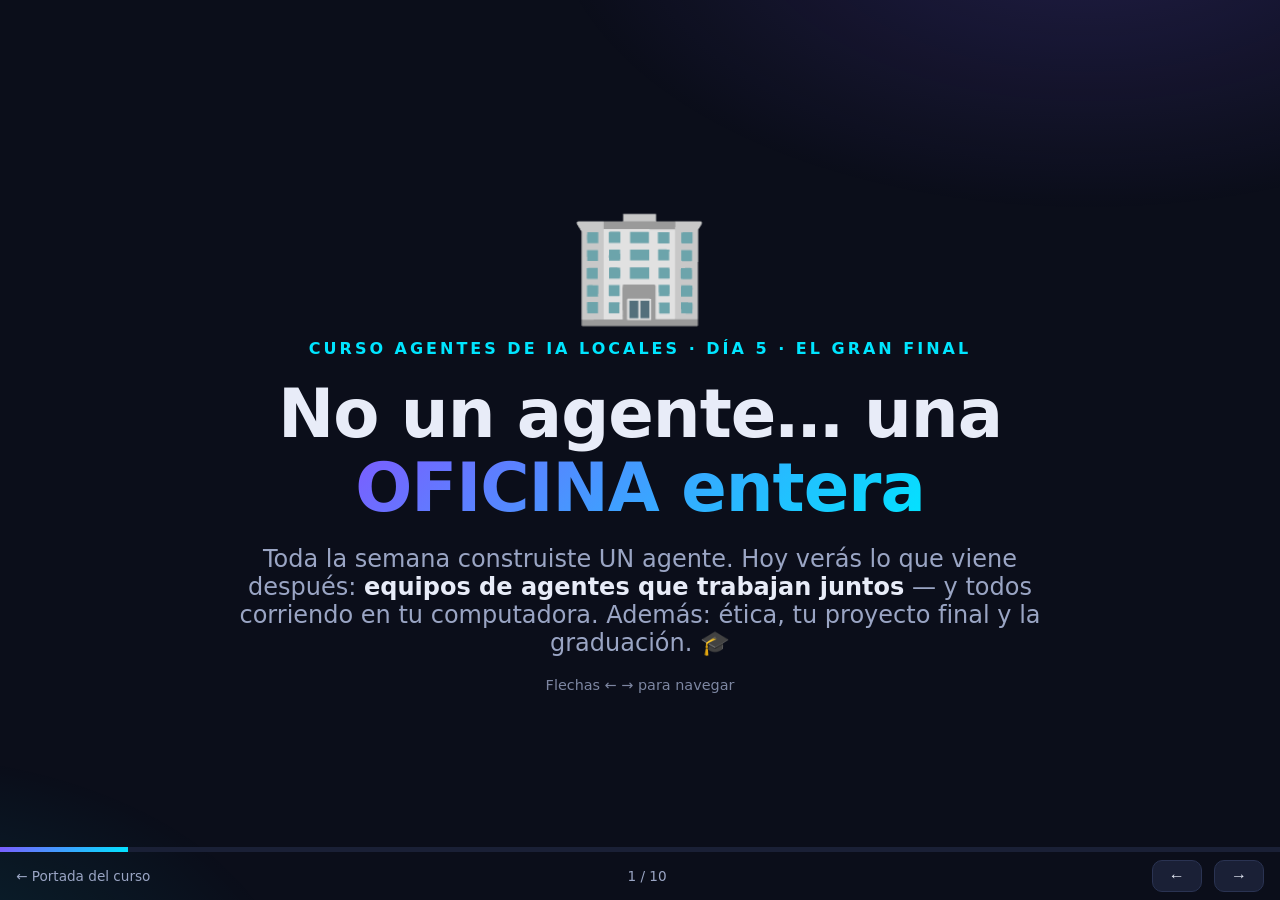
<file: dia5/slides.html>
<!DOCTYPE html>
<html lang="es">
<head>
<meta charset="UTF-8">
<meta name="viewport" content="width=device-width, initial-scale=1.0">
<title>Día 5 · La Oficina de Agentes y tu proyecto — Agentes IA Local</title>
<link rel="icon" href="data:image/svg+xml,<svg xmlns='http://www.w3.org/2000/svg' viewBox='0 0 100 100'><text y='.9em' font-size='90'>🏢</text></svg>">
<style>
/* ====== Motor de slides — autocontenido para proyectar incluso sin internet ====== */
:root {
  --fondo: #0b0e1a; --tarjeta: #1a2036; --borde: #2a3352;
  --texto: #e8ecf8; --suave: #9aa5c4;
  --acento: #7c5cff; --acento2: #00e5ff; --exito: #2dd881; --alerta: #ffb020; --peligro: #ff5c7a;
  --grad: linear-gradient(135deg, #7c5cff, #00e5ff);
}
* { margin: 0; padding: 0; box-sizing: border-box; }
html, body { height: 100%; overflow: hidden; background: var(--fondo); color: var(--texto);
  font-family: 'Segoe UI', system-ui, sans-serif; }
body::before { content: ""; position: fixed; inset: 0; z-index: 0;
  background: radial-gradient(900px 500px at 85% -10%, rgba(124,92,255,.20), transparent 60%),
              radial-gradient(700px 400px at -10% 110%, rgba(0,229,255,.12), transparent 60%); }

.slide {
  position: absolute; inset: 0; z-index: 1;
  display: none; flex-direction: column; align-items: center; justify-content: center;
  text-align: center; padding: 5vh 7vw; gap: 2.2vh;
}
.slide.activa { display: flex; animation: entrar .45s ease; }
@keyframes entrar { from { opacity: 0; transform: translateY(18px); } to { opacity: 1; transform: none; } }

.kicker { color: var(--acento2); font-weight: 800; letter-spacing: 3px; text-transform: uppercase; font-size: clamp(.7rem, 1.4vw, 1rem); }
h1 { font-size: clamp(1.9rem, 5.5vw, 4.2rem); font-weight: 900; line-height: 1.1; letter-spacing: -1px; max-width: 20ch; }
h2 { font-size: clamp(1.5rem, 4vw, 3rem); font-weight: 900; line-height: 1.15; max-width: 24ch; }
.grad { background: var(--grad); -webkit-background-clip: text; background-clip: text; color: transparent; }
p.grande { font-size: clamp(1rem, 2.2vw, 1.5rem); color: var(--suave); max-width: 56ch; }
p.grande b, li b { color: var(--texto); }
.emoji-gigante { font-size: clamp(3rem, 10vw, 7rem); line-height: 1; }

.frag { opacity: 0; transform: translateY(12px); transition: all .4s; }
.frag.visible { opacity: 1; transform: none; }

.fila { display: flex; gap: 2vw; flex-wrap: wrap; justify-content: center; width: 100%; }
.tarjeta {
  background: var(--tarjeta); border: 1px solid var(--borde); border-radius: 18px;
  padding: clamp(12px, 2.2vw, 26px); min-width: 200px; max-width: 340px; flex: 1;
  text-align: left; font-size: clamp(.85rem, 1.7vw, 1.1rem);
}
.tarjeta h3 { font-size: clamp(1rem, 2vw, 1.4rem); margin-bottom: 8px; }
.tarjeta p, .tarjeta li { color: var(--suave); }
.tarjeta ul { margin-left: 20px; }
.tarjeta.ok { border-color: rgba(45,216,129,.5); }
.tarjeta.mal { border-color: rgba(255,92,122,.5); }

.btn-int {
  background: var(--tarjeta); color: var(--texto); border: 2px solid var(--borde);
  border-radius: 14px; padding: clamp(10px, 1.6vw, 18px) clamp(16px, 2.4vw, 28px);
  font-size: clamp(.95rem, 1.9vw, 1.25rem); font-weight: 700; cursor: pointer;
  transition: all .18s; font-family: inherit; text-decoration: none; display: inline-block;
}
.btn-int:hover { border-color: var(--acento2); transform: translateY(-2px); }
.btn-int.correcta { background: rgba(45,216,129,.18); border-color: var(--exito); }
.btn-int.incorrecta { background: rgba(255,92,122,.15); border-color: var(--peligro); }
.btn-int:disabled { cursor: default; opacity: .85; }

/* Pipeline de la oficina */
.pipeline { display: flex; gap: 1vw; align-items: center; flex-wrap: wrap; justify-content: center; }
.pipeline .paso-pipe {
  background: var(--tarjeta); border: 1px solid var(--borde); border-radius: 16px;
  padding: clamp(8px, 1.6vw, 16px); text-align: center; min-width: 120px;
  font-size: clamp(.75rem, 1.5vw, .95rem); color: var(--suave);
}
.pipeline .paso-pipe .cara { font-size: clamp(1.6rem, 3.5vw, 2.6rem); }
.pipeline .paso-pipe b { color: var(--texto); display: block; }
.pipeline .flecha-pipe { font-size: clamp(1rem, 2.4vw, 1.8rem); color: var(--acento2); font-weight: 900; }

/* Quiz */
.quiz-caja { width: min(720px, 90vw); }
.quiz-pregunta { font-size: clamp(1.15rem, 2.6vw, 1.8rem); font-weight: 800; margin-bottom: 2.2vh; }
.quiz-opciones { display: grid; grid-template-columns: 1fr 1fr; gap: 12px; }
.quiz-opciones .btn-int { text-align: left; }
.quiz-feedback { margin-top: 14px; font-size: clamp(.9rem, 1.8vw, 1.15rem); min-height: 2.4em; color: var(--suave); }
@media (max-width: 640px) { .quiz-opciones { grid-template-columns: 1fr; } }

/* Confeti */
.confeti { position: fixed; top: -5vh; z-index: 30; font-size: clamp(1rem, 2.4vw, 1.8rem); animation: caer linear forwards; pointer-events: none; }
@keyframes caer { to { transform: translateY(115vh) rotate(720deg); } }

/* HUD */
#hud { position: fixed; bottom: 0; left: 0; right: 0; z-index: 10; }
#barra-prog { height: 5px; background: var(--tarjeta); }
#barra-prog > div { height: 100%; background: var(--grad); width: 0%; transition: width .3s; }
#controles { display: flex; justify-content: space-between; align-items: center; padding: 8px 16px; font-size: .85rem; color: var(--suave); }
#controles .flechas button {
  background: var(--tarjeta); border: 1px solid var(--borde); color: var(--texto);
  border-radius: 10px; padding: 6px 16px; font-size: 1rem; cursor: pointer; margin-left: 8px;
}
#controles .flechas button:hover { border-color: var(--acento2); }
#controles a { color: var(--suave); text-decoration: none; }
#controles a:hover { color: var(--acento2); }
.pista { font-size: clamp(.75rem, 1.4vw, .9rem); color: var(--suave); opacity: .8; }
</style>
</head>
<body>

<!-- ============ SLIDE 1: Portada ============ -->
<section class="slide">
  <div class="emoji-gigante">🏢</div>
  <div class="kicker">Curso Agentes de IA Locales · Día 5 · El gran final</div>
  <h1>No un agente… una <span class="grad">OFICINA entera</span></h1>
  <p class="grande">Toda la semana construiste UN agente. Hoy verás lo que viene después: <b>equipos de agentes que trabajan juntos</b> — y todos corriendo en tu computadora. Además: ética, tu proyecto final y la graduación. 🎓</p>
  <p class="pista">Flechas ← → para navegar</p>
</section>

<!-- ============ SLIDE 2: Calentamiento ============ -->
<section class="slide">
  <div class="kicker">Calentamiento ⚡ · 30 segundos</div>
  <h2>Ayer descubrimos que gemma3 puede…</h2>
  <div class="fila" id="calentamiento">
    <button class="btn-int" onclick="calentar(this, false)">🍳 Cocinar</button>
    <button class="btn-int" onclick="calentar(this, true)">👁️ Ver y leer imágenes</button>
    <button class="btn-int" onclick="calentar(this, false)">📞 Hacer llamadas</button>
  </div>
  <p class="grande" id="calentamiento-fb" style="min-height:2em"></p>
</section>

<!-- ============ SLIDE 3: Por qué multi-agente ============ -->
<section class="slide">
  <div class="kicker">El siguiente nivel</div>
  <h2>¿Por qué un <span class="grad">equipo</span> le gana a un genio solitario?</h2>
  <div class="fila">
    <div class="tarjeta frag"><h3>🎯 Especialización</h3><p>Un agente que solo investiga, investiga mejor. Uno que solo redacta, redacta mejor. Igual que las personas.</p></div>
    <div class="tarjeta frag"><h3>🧐 Revisión cruzada</h3><p>Un agente CRÍTICO que revisa el trabajo de otro atrapa errores y alucinaciones que uno solo dejaría pasar.</p></div>
    <div class="tarjeta frag"><h3>🏭 Así funciona la industria</h3><p>Los sistemas de IA serios de 2026 son equipos de agentes orquestados. Hoy lo ves con tus propios ojos.</p></div>
  </div>
</section>

<!-- ============ SLIDE 4: El organigrama ============ -->
<section class="slide">
  <div class="kicker">Nuestra oficina 🏢</div>
  <h2>Conoce al <span class="grad">equipo</span></h2>
  <div class="pipeline">
    <div class="paso-pipe"><div class="cara">👩‍💼</div><b>Marta</b>Jefa: recibe el encargo y reparte el trabajo</div>
    <div class="flecha-pipe">→</div>
    <div class="paso-pipe"><div class="cara">🕵️</div><b>Mateo</b>Investigador: aporta datos e ideas</div>
    <div class="flecha-pipe">→</div>
    <div class="paso-pipe"><div class="cara">👩‍💻</div><b>Luciana</b>Redactora: produce el entregable</div>
    <div class="flecha-pipe">→</div>
    <div class="paso-pipe"><div class="cara">🧐</div><b>Ernesto</b>Crítico: exige 3 mejoras</div>
    <div class="flecha-pipe">→</div>
    <div class="paso-pipe"><div class="cara">📄</div><b>Entregable</b>versión final para ti</div>
  </div>
  <p class="grande frag">¿Y el secreto? Cada personaje es solo un <b>system prompt distinto</b> sobre el mismo modelo local. Sí: la receta ROL + TAREA + FORMATO + REGLAS del Día 2, cuatro veces. <b>Ya sabías construir esto y no lo sabías.</b> 🤯</p>
</section>

<!-- ============ SLIDE 5: Abrir la oficina ============ -->
<section class="slide">
  <div class="emoji-gigante">🏢</div>
  <div class="kicker">La experiencia ✨</div>
  <h2>Abramos <span class="grad">La Oficina de Agentes</span></h2>
  <p class="grande">Dale un encargo real ("el plan de la fiesta de fin de año…") y mira al equipo planificar, investigar, redactar, criticar y entregar — <b>en vivo, con TU Ollama</b>.</p>
  <a class="btn-int" style="border-color:var(--acento2); font-size:clamp(1rem,2.2vw,1.4rem)" href="oficina.html" target="_blank">🚀 Abrir La Oficina de Agentes</a>
  <p class="pista">¿Sin Ollama a mano o viendo esto asíncrono? Usa el botón 🎬 "Modo demo" dentro de la oficina: funciona sin configurar nada.</p>
</section>

<!-- ============ SLIDE 6: Reflexión ============ -->
<section class="slide">
  <div class="kicker">Lo que acabas de ver 🔍</div>
  <h2>Eso se llama <span class="grad">orquestación</span></h2>
  <div class="fila">
    <div class="tarjeta frag"><h3>🎼 Un flujo dirige</h3><p>Alguien (aquí, la página) decide el orden: jefa → investigador → redactora → crítico. A eso se le llama orquestar.</p></div>
    <div class="tarjeta frag"><h3>📨 Se pasan el trabajo</h3><p>Cada agente recibe lo que produjo el anterior. Como una posta de relevos, pero de texto.</p></div>
    <div class="tarjeta frag"><h3>🧐 La crítica mejora TODO</h3><p>¿Notaste que la versión final es mejor que el borrador? Agregar un revisor es el truco más rentable del multi-agente.</p></div>
  </div>
</section>

<!-- ============ SLIDE 7: Ética (dilemas) ============ -->
<section class="slide">
  <div class="kicker">Momento serio 🧭 · el poder con responsabilidad</div>
  <h2>¿Se puede o no se puede?</h2>
  <div class="quiz-caja" id="juego-etica"></div>
</section>

<!-- ============ SLIDE 8: Proyecto final ============ -->
<section class="slide">
  <div class="kicker">Tu turno 🏆</div>
  <h2>El proyecto final: <span class="grad">TU agente</span></h2>
  <div class="fila">
    <div class="tarjeta"><h3>📋 Qué entregas</h3><ul><li>Tu ficha de 4 casillas</li><li>Las instrucciones (prompt) de tu agente</li><li>Evidencia de que FUNCIONA: video corto o capturas</li></ul></div>
    <div class="tarjeta frag"><h3>📏 Cómo se califica</h3><ul><li>Misión real y clara: 2 pts</li><li>Instrucciones con receta: 2 pts</li><li>Herramientas/memoria bien elegidas: 2 pts</li><li>Funciona (demo): 3 pts</li><li>Límites y riesgos identificados: 1 pt</li></ul></div>
  </div>
  <a class="btn-int frag" style="border-color:var(--acento2)" href="proyecto.html" target="_blank">📄 Ver la guía completa del proyecto y la rúbrica</a>
</section>

<!-- ============ SLIDE 9: Quiz final ============ -->
<section class="slide">
  <div class="kicker">Quiz del Día 5 · el último 👀</div>
  <div class="quiz-caja" id="quiz"></div>
</section>

<!-- ============ SLIDE 10: Graduación ============ -->
<section class="slide">
  <div class="emoji-gigante">🎓</div>
  <h2>Hace 5 días no sabías <span class="grad">qué era un agente</span></h2>
  <p class="grande">Hoy tienes: una IA privada en tu máquina 🧠 · un asistente que estudia tus documentos 📚 · un agente con manos y ojos 🦾👁️ · y viste una oficina entera trabajando para ti 🏢.</p>
  <p class="grande frag">Y de yapa: dos manuales <b>bonus</b> para crear agentes en la nube (Zapier y MindStudio) cuando quieras dar ese paso. ☁️</p>
  <button class="btn-int frag" style="border-color:var(--exito); font-size:clamp(1.1rem,2.4vw,1.5rem)" onclick="graduar()">🎓 ¡GRADUARME! 🎉</button>
</section>

<!-- ============ HUD ============ -->
<div id="hud">
  <div id="barra-prog"><div></div></div>
  <div id="controles">
    <a href="../index.html">← Portada del curso</a>
    <span id="contador">1 / ?</span>
    <span class="flechas">
      <button onclick="mover(-1)" aria-label="Anterior">←</button>
      <button onclick="mover(1)" aria-label="Siguiente">→</button>
    </span>
  </div>
</div>

<script>
/* ================= MOTOR DE SLIDES ================= */
const slides = [...document.querySelectorAll('.slide')];
let idx = 0;
function pintar() {
  slides.forEach((s, i) => s.classList.toggle('activa', i === idx));
  document.querySelector('#barra-prog div').style.width = ((idx + 1) / slides.length * 100) + '%';
  document.getElementById('contador').textContent = (idx + 1) + ' / ' + slides.length;
  location.hash = '#/' + (idx + 1);
}
function mover(dir) {
  const frags = [...slides[idx].querySelectorAll('.frag')];
  if (dir > 0) {
    const oculto = frags.find(f => !f.classList.contains('visible'));
    if (oculto) { oculto.classList.add('visible'); return; }
    if (idx < slides.length - 1) idx++;
  } else {
    const visibles = frags.filter(f => f.classList.contains('visible'));
    if (visibles.length) { visibles[visibles.length - 1].classList.remove('visible'); return; }
    if (idx > 0) idx--;
  }
  pintar();
}
document.addEventListener('keydown', e => {
  if (['ArrowRight', ' ', 'PageDown'].includes(e.key)) { e.preventDefault(); mover(1); }
  if (['ArrowLeft', 'PageUp'].includes(e.key)) { e.preventDefault(); mover(-1); }
});
let x0 = null;
document.addEventListener('touchstart', e => x0 = e.touches[0].clientX);
document.addEventListener('touchend', e => {
  if (x0 === null) return;
  const dx = e.changedTouches[0].clientX - x0;
  if (Math.abs(dx) > 50) mover(dx < 0 ? 1 : -1);
  x0 = null;
});
const m = location.hash.match(/#\/(\d+)/);
if (m) idx = Math.min(slides.length - 1, Math.max(0, +m[1] - 1));
pintar();

/* ================= CALENTAMIENTO ================= */
function calentar(btn, ok) {
  [...document.querySelectorAll('#calentamiento .btn-int')].forEach(b => b.disabled = true);
  btn.classList.add(ok ? 'correcta' : 'incorrecta');
  document.getElementById('calentamiento-fb').innerHTML = ok
    ? '✅ ¡Correcto! gemma3 es multimodal: le muestras fotos de documentos y los lee. Lo de cocinar… paciencia, todo llega. 😄'
    : '❌ Todavía no 😄 — lo de ayer fue la VISIÓN: gemma3 lee imágenes y documentos en papel.';
}

/* ================= DILEMAS DE ÉTICA ================= */
const dilemas = [
  { p: 'Subir las hojas de vida de 50 postulantes REALES a una plataforma de IA en la nube, sin avisarle a nadie…',
    ops: ['✅ Se puede, es trabajo', '⚠️ Solo con consentimiento (o mejor: hazlo LOCAL)', '🤷 Da igual'],
    ok: 1, fb: 'Los datos de otras personas no son tuyos para regalarlos. O pides consentimiento, o usas tu agente LOCAL, donde nada sale de tu máquina. Para eso lo aprendiste.' },
  { p: 'Usar tu agente para redactar un informe que TÚ revisas, corriges y firmas…',
    ops: ['✅ Se puede: la IA propone, tú respondes', '🚫 Jamás, es trampa', '⚠️ Solo los feriados'],
    ok: 0, fb: 'Perfectamente legítimo: la herramienta acelera, el humano verifica y se hace responsable. La firma es tuya, el criterio también.' },
  { p: 'Presentar el trabajo del agente SIN revisarlo, porque "la IA no se equivoca"…',
    ops: ['✅ Se puede, para eso está', '🚫 No: viste las alucinaciones con tus propios ojos', '⚠️ Solo si el jefe no lee'],
    ok: 1, fb: '¿Recuerdas el "artículo 14" inventado del Día 2? Exacto. Todo lo que produce un agente se revisa antes de usarse. Sin excepciones.' },
];
let dIdx = 0, dPuntos = 0;
function pintarEtica() {
  const caja = document.getElementById('juego-etica');
  if (dIdx >= dilemas.length) {
    caja.innerHTML = '<div class="emoji-gigante">🧭</div>' +
      '<h2>Acertaste <span class="grad">' + dPuntos + ' de 3</span></h2>' +
      '<p class="grande" style="margin:2vh auto">Las 3 reglas del graduado: <b>datos ajenos se protegen</b> (local o consentimiento), <b>todo se revisa</b> antes de usarse, y <b>la responsabilidad siempre es humana</b>.</p>';
    return;
  }
  const d = dilemas[dIdx];
  caja.innerHTML = '<div class="quiz-pregunta" style="font-style:italic">' + d.p + '</div>' +
    '<div class="fila">' + d.ops.map((o, i) =>
      '<button class="btn-int" onclick="jugarEtica(' + i + ', this)">' + o + '</button>').join('') + '</div>' +
    '<div class="quiz-feedback" id="etica-fb"></div>';
}
function jugarEtica(i, btn) {
  const d = dilemas[dIdx];
  const botones = btn.parentElement.querySelectorAll('button');
  botones.forEach(b => b.disabled = true);
  botones[d.ok].classList.add('correcta');
  if (i === d.ok) { dPuntos++; document.getElementById('etica-fb').innerHTML = '✅ ' + d.fb; }
  else { btn.classList.add('incorrecta'); document.getElementById('etica-fb').innerHTML = '🤔 ' + d.fb; }
  setTimeout(() => { dIdx++; pintarEtica(); }, 3600);
}
pintarEtica();

/* ================= QUIZ FINAL ================= */
const preguntas = [
  { p: '1. La gran ventaja de un EQUIPO de agentes frente a uno solo es…',
    ops: ['Que gasta menos luz', 'Especialización + revisión cruzada entre agentes', 'Que es más bonito de ver', 'Ninguna, es puro show'],
    ok: 1, fb: 'Cada rol hace mejor su parte, y el crítico atrapa los errores del redactor. Igual que un buen equipo humano.' },
  { p: '2. En la Oficina, ¿qué diferencia a Marta de Ernesto?',
    ops: ['Usan modelos distintos', 'Solo su SYSTEM PROMPT: mismo cerebro, distinto contrato', 'Marta es de pago', 'Ernesto tiene más RAM'],
    ok: 1, fb: 'El mismo modelo local con instrucciones distintas = personajes distintos. La receta del Día 2 es el ADN de todo.' },
  { p: '3. ¿Para qué sirve el agente CRÍTICO en un equipo?',
    ops: ['Para hacer bulto', 'Para atrapar errores y mejorar la calidad antes de entregar', 'Para trabajar menos', 'Para asustar a los otros agentes'],
    ok: 1, fb: 'Agregar un revisor es la mejora más rentable del multi-agente: la versión final siempre sale mejor que el borrador.' },
  { p: '4. Tienes que procesar datos personales de terceros con IA. La opción correcta es…',
    ops: ['Subirlos a cualquier plataforma, nadie se entera', 'Procesarlos LOCAL (o con consentimiento explícito)', 'Publicarlos para que la IA los encuentre', 'Cambiarles el nombre y listo'],
    ok: 1, fb: 'Datos ajenos = máxima protección. Tu agente local existe exactamente para esto.' },
  { p: '5. ¿Qué debes entregar como proyecto final?',
    ops: ['Un ensayo de 20 páginas sobre IA', 'La ficha + instrucciones + evidencia (video o capturas) de tu agente FUNCIONANDO', 'Una maqueta en cartulina', 'El examen teórico'],
    ok: 1, fb: 'Agente real, problema real, evidencia real. La guía completa y la rúbrica están en la página del proyecto.' },
];
let qIdx = 0, aciertos = 0;
function pintarQuiz() {
  const caja = document.getElementById('quiz');
  if (qIdx >= preguntas.length) {
    const nota = Math.round(aciertos / preguntas.length * 10);
    const emoji = nota >= 9 ? '🏆' : nota >= 7 ? '💪' : nota >= 5 ? '🙂' : '📚';
    caja.innerHTML = '<div class="emoji-gigante">' + emoji + '</div>' +
      '<h2>Resultado: <span class="grad">' + aciertos + ' de ' + preguntas.length + '</span> (' + nota + '/10)</h2>' +
      '<p class="grande" style="margin:2vh auto">' + (nota >= 7 ? 'Último quiz superado. Pasa a la siguiente slide para lo que te mereces…' : 'Repasa y reintenta: la graduación te espera en la siguiente slide.') + '</p>' +
      '<button class="btn-int" onclick="qIdx=0;aciertos=0;pintarQuiz()">🔄 Reintentar</button>';
    return;
  }
  const q = preguntas[qIdx];
  caja.innerHTML = '<div class="quiz-pregunta">' + q.p + '</div>' +
    '<div class="quiz-opciones">' + q.ops.map((o, i) =>
      '<button class="btn-int" onclick="responder(' + i + ', this)">' + o + '</button>').join('') + '</div>' +
    '<div class="quiz-feedback" id="quiz-fb"></div>';
}
function responder(i, btn) {
  const q = preguntas[qIdx];
  const botones = btn.parentElement.querySelectorAll('button');
  botones.forEach(b => b.disabled = true);
  botones[q.ok].classList.add('correcta');
  const fb = document.getElementById('quiz-fb');
  if (i === q.ok) { aciertos++; fb.innerHTML = '✅ <b>¡Correcto!</b> ' + q.fb; }
  else { btn.classList.add('incorrecta'); fb.innerHTML = '❌ Casi. ' + q.fb; }
  setTimeout(() => { qIdx++; pintarQuiz(); }, 2600);
}
pintarQuiz();

/* ================= CONFETI DE GRADUACIÓN ================= */
function graduar() {
  const emojis = ['🎉', '🎊', '🤖', '🎓', '⭐', '💜', '🦙', '🏆'];
  for (let i = 0; i < 80; i++) {
    const c = document.createElement('div');
    c.className = 'confeti';
    c.textContent = emojis[Math.floor(Math.random() * emojis.length)];
    c.style.left = Math.random() * 100 + 'vw';
    c.style.animationDuration = (2.2 + Math.random() * 2.5) + 's';
    c.style.animationDelay = (Math.random() * 1.5) + 's';
    document.body.appendChild(c);
    setTimeout(() => c.remove(), 7000);
  }
}
</script>
</body>
</html>
</file>
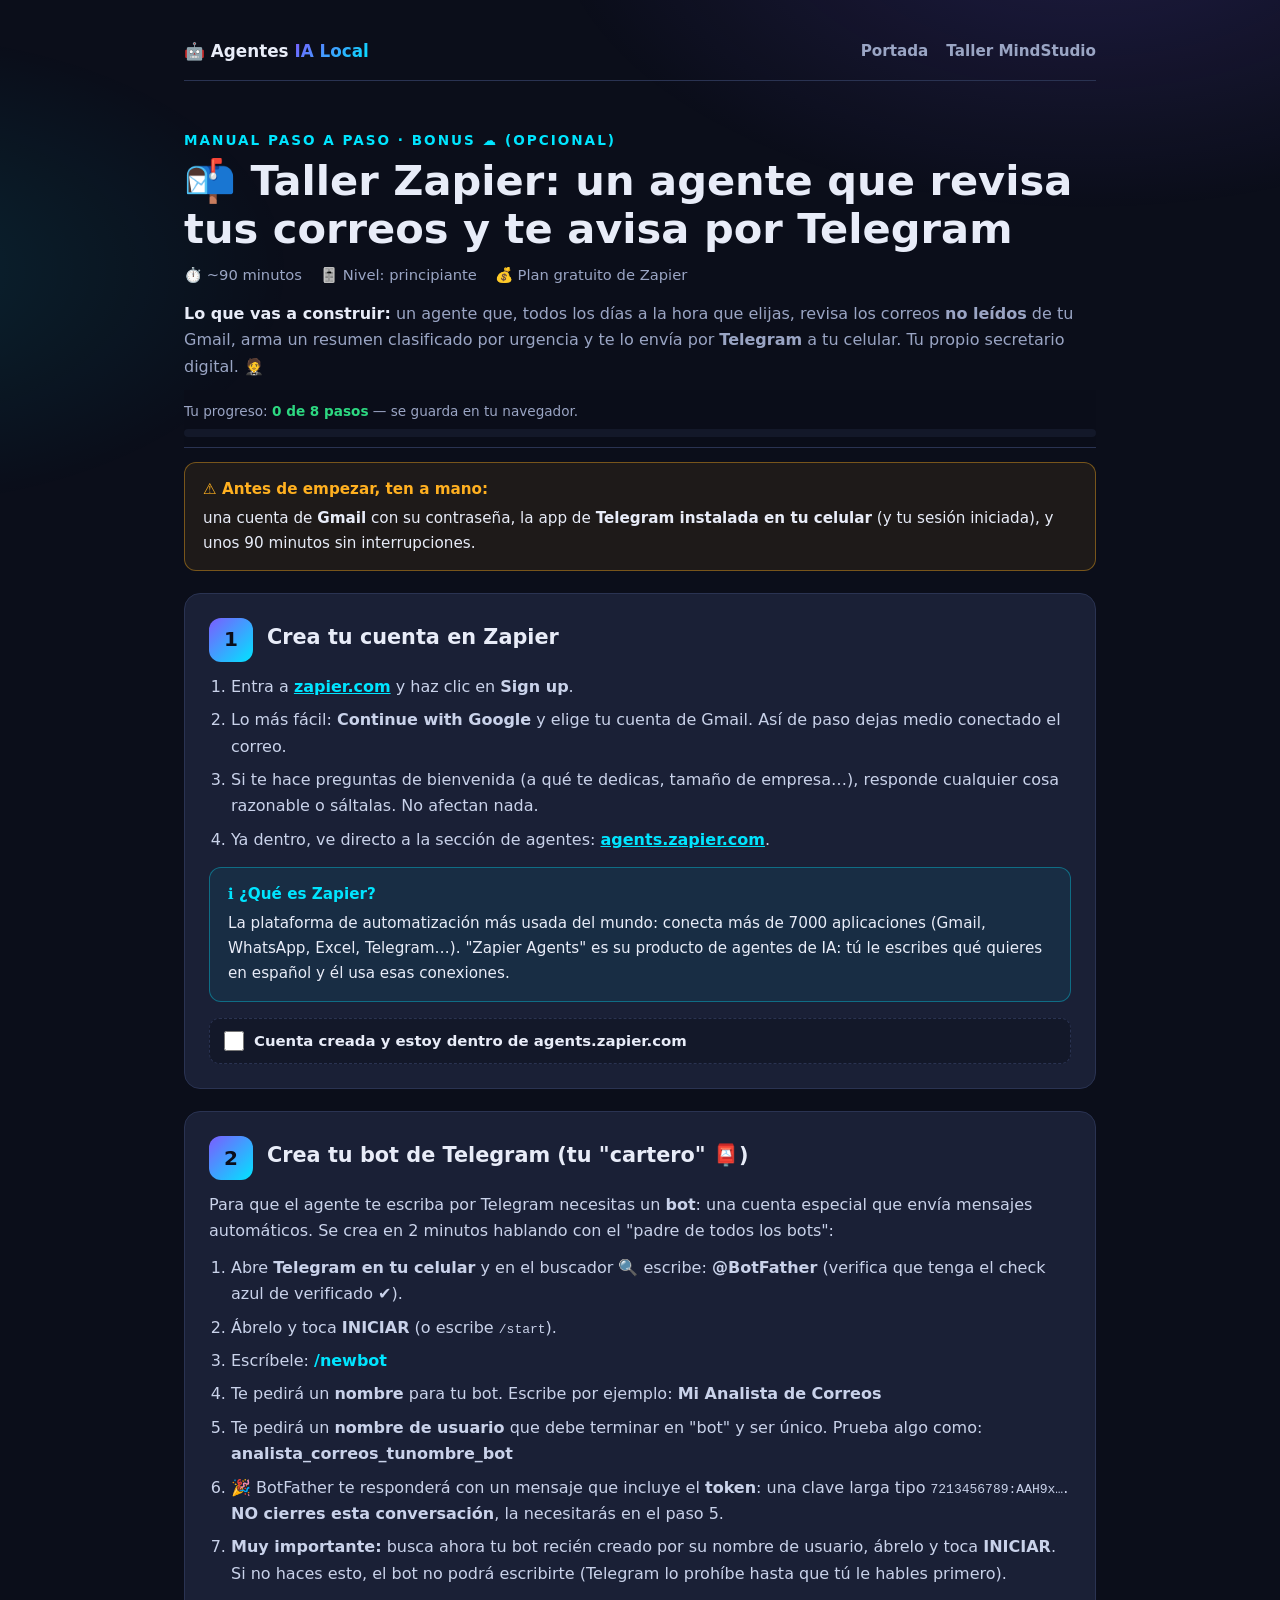
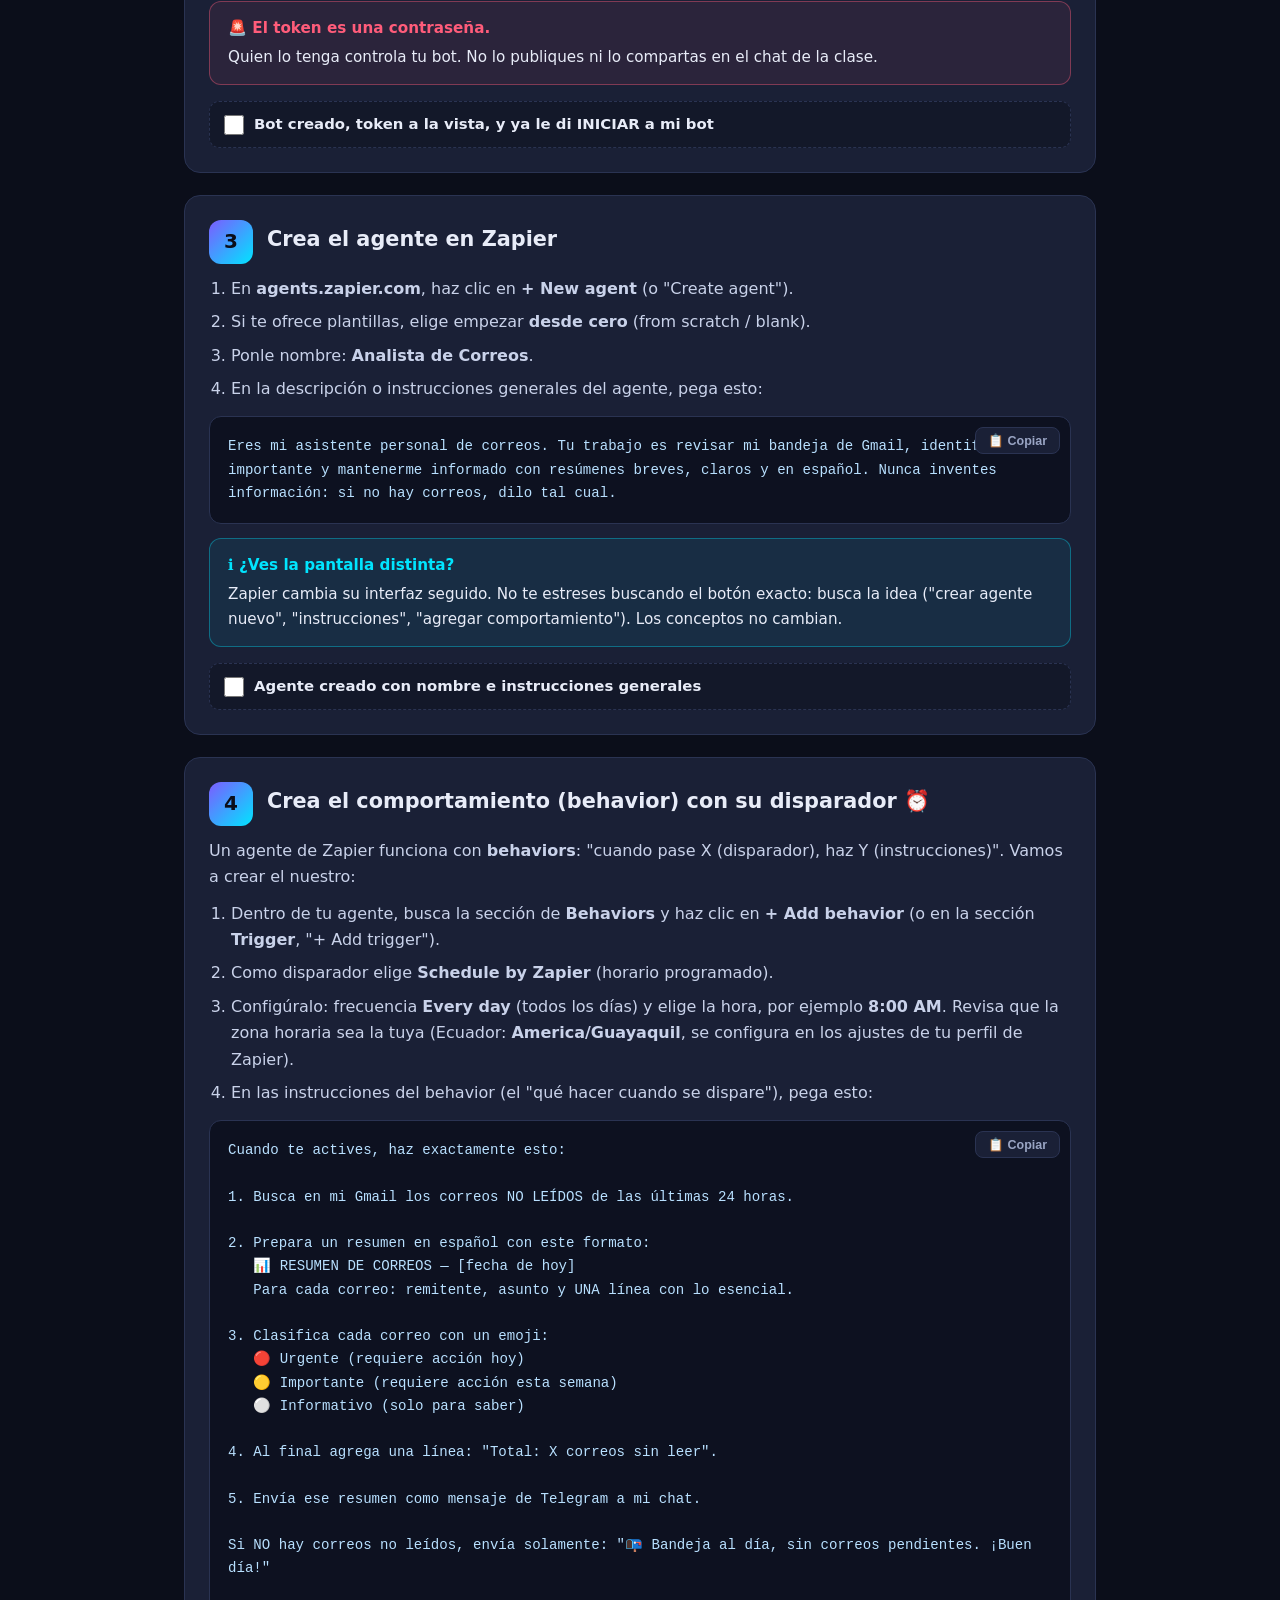
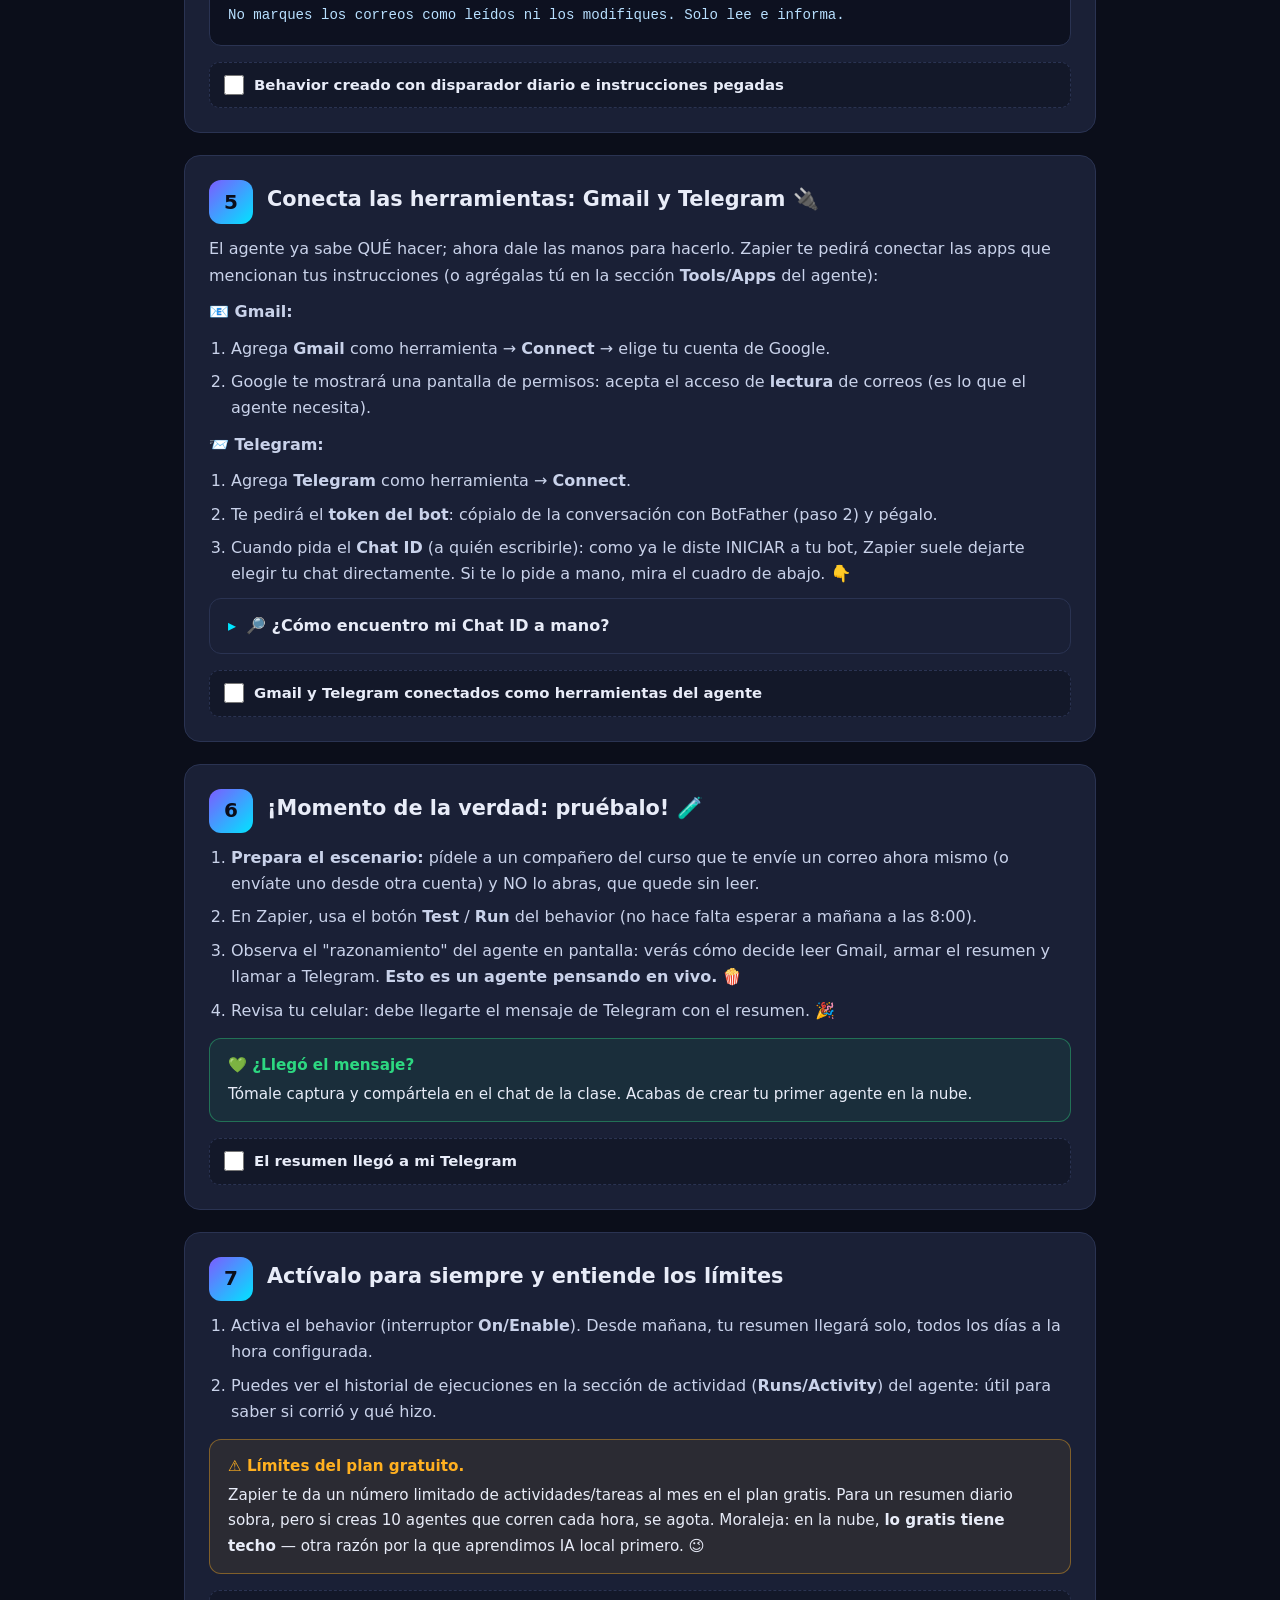
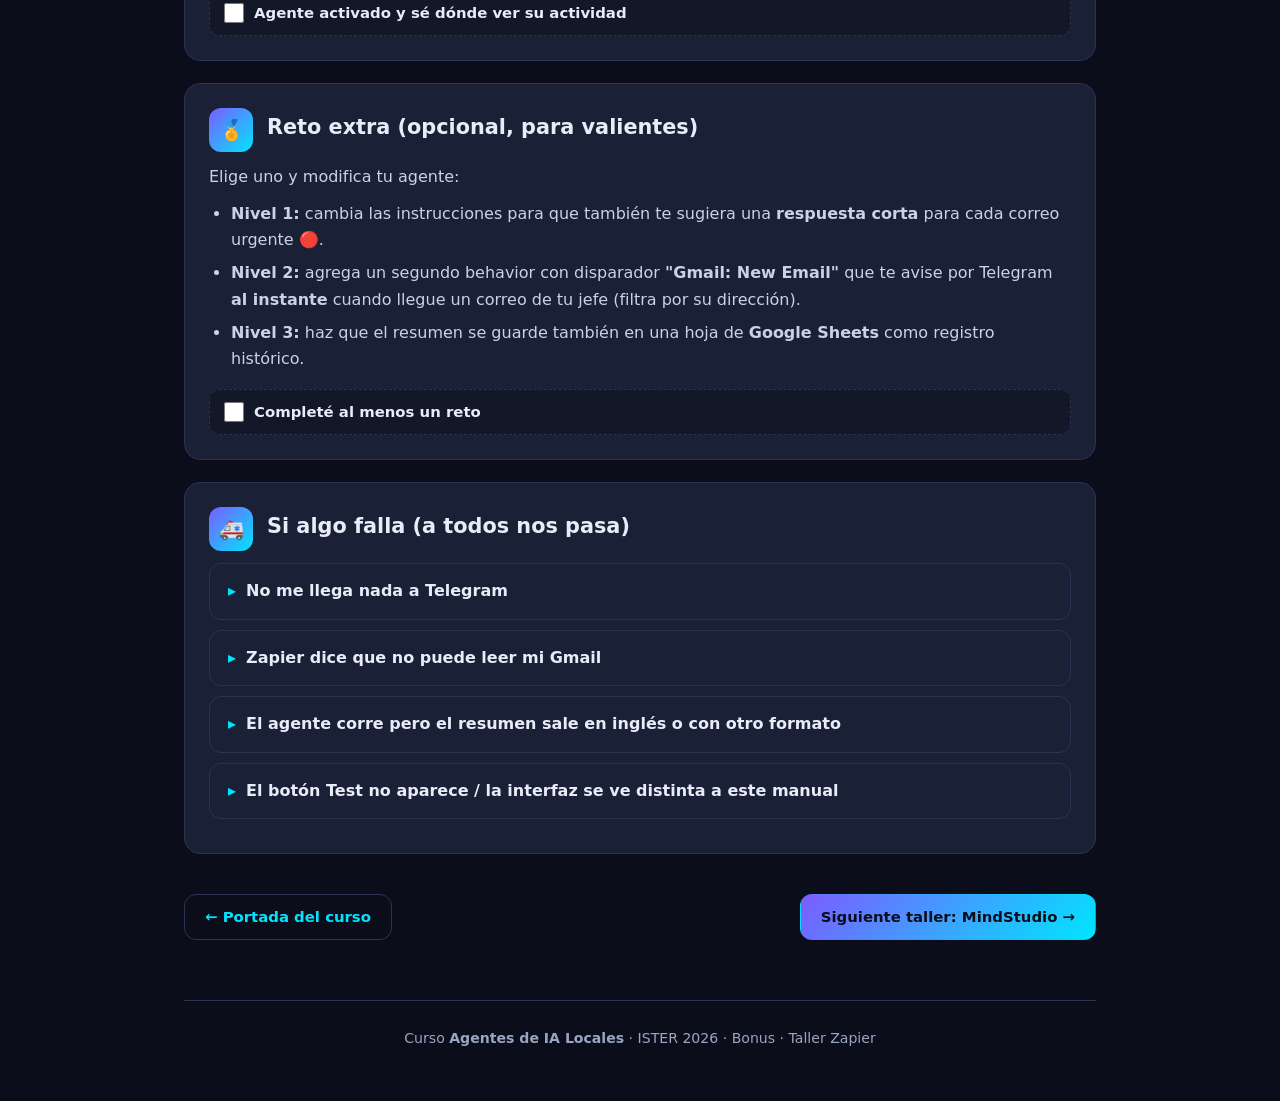
<file: talleres/zapier.html>
<!DOCTYPE html>
<html lang="es">
<head>
<meta charset="UTF-8">
<meta name="viewport" content="width=device-width, initial-scale=1.0">
<title>Taller Zapier · Analista de Correos → Telegram — Agentes IA Local</title>
<link rel="stylesheet" href="../assets/curso.css">
<link rel="icon" href="data:image/svg+xml,<svg xmlns='http://www.w3.org/2000/svg' viewBox='0 0 100 100'><text y='.9em' font-size='90'>📬</text></svg>">
</head>
<body>
<div class="contenedor">

  <nav class="nav">
    <span class="marca">🤖 Agentes <span>IA Local</span></span>
    <div style="display:flex;gap:18px;flex-wrap:wrap">
      <a href="../index.html">Portada</a>
      <a href="mindstudio.html">Taller MindStudio</a>
    </div>
  </nav>

  <header class="lab-cabecera">
    <div class="kicker">Manual paso a paso · Bonus ☁️ (opcional)</div>
    <h1>📬 Taller Zapier: un agente que revisa tus correos y te avisa por Telegram</h1>
    <div class="meta">
      <span>⏱️ ~90 minutos</span>
      <span>🎚️ Nivel: principiante</span>
      <span>💰 Plan gratuito de Zapier</span>
    </div>
    <p style="margin-top:14px;color:var(--texto-suave)">
      <b style="color:var(--texto)">Lo que vas a construir:</b> un agente que, todos los días a la hora que elijas,
      revisa los correos <b>no leídos</b> de tu Gmail, arma un resumen clasificado por urgencia
      y te lo envía por <b>Telegram</b> a tu celular. Tu propio secretario digital. 🤵
    </p>
  </header>

  <div class="progreso-wrap">
    <div class="progreso-texto">Tu progreso: <b id="prog-num">0 de 8 pasos</b> — se guarda en tu navegador.</div>
    <div class="progreso-barra"><div id="prog-fill"></div></div>
  </div>

  <div class="caja caja-alerta"><b>⚠️ Antes de empezar, ten a mano:</b>
    una cuenta de <b>Gmail</b> con su contraseña, la app de <b>Telegram instalada en tu celular</b> (y tu sesión iniciada), y unos 90 minutos sin interrupciones.
  </div>

  <!-- PASO 1 -->
  <div class="paso" data-paso="p1">
    <div class="paso-cabecera"><span class="paso-num">1</span><h2>Crea tu cuenta en Zapier</h2></div>
    <ol>
      <li>Entra a <a href="https://zapier.com" target="_blank" style="color:var(--acento-2)"><b>zapier.com</b></a> y haz clic en <b>Sign up</b>.</li>
      <li>Lo más fácil: <b>Continue with Google</b> y elige tu cuenta de Gmail. Así de paso dejas medio conectado el correo.</li>
      <li>Si te hace preguntas de bienvenida (a qué te dedicas, tamaño de empresa…), responde cualquier cosa razonable o sáltalas. No afectan nada.</li>
      <li>Ya dentro, ve directo a la sección de agentes: <a href="https://agents.zapier.com" target="_blank" style="color:var(--acento-2)"><b>agents.zapier.com</b></a>.</li>
    </ol>
    <div class="caja caja-info"><b>ℹ️ ¿Qué es Zapier?</b> La plataforma de automatización más usada del mundo: conecta más de 7000 aplicaciones (Gmail, WhatsApp, Excel, Telegram…). "Zapier Agents" es su producto de agentes de IA: tú le escribes qué quieres en español y él usa esas conexiones.</div>
    <label class="paso-check"><input type="checkbox"> Cuenta creada y estoy dentro de agents.zapier.com</label>
  </div>

  <!-- PASO 2 -->
  <div class="paso" data-paso="p2">
    <div class="paso-cabecera"><span class="paso-num">2</span><h2>Crea tu bot de Telegram (tu "cartero" 📮)</h2></div>
    <p>Para que el agente te escriba por Telegram necesitas un <b>bot</b>: una cuenta especial que envía mensajes automáticos. Se crea en 2 minutos hablando con el "padre de todos los bots":</p>
    <ol>
      <li>Abre <b>Telegram en tu celular</b> y en el buscador 🔍 escribe: <b>@BotFather</b> (verifica que tenga el check azul de verificado ✔️).</li>
      <li>Ábrelo y toca <b>INICIAR</b> (o escribe <code>/start</code>).</li>
      <li>Escríbele: <span style="color:var(--acento-2)"><b>/newbot</b></span></li>
      <li>Te pedirá un <b>nombre</b> para tu bot. Escribe por ejemplo: <b>Mi Analista de Correos</b></li>
      <li>Te pedirá un <b>nombre de usuario</b> que debe terminar en "bot" y ser único. Prueba algo como: <b>analista_correos_tunombre_bot</b></li>
      <li>🎉 BotFather te responderá con un mensaje que incluye el <b>token</b>: una clave larga tipo <code>7213456789:AAH9x…</code>. <b>NO cierres esta conversación</b>, la necesitarás en el paso 5.</li>
      <li><b>Muy importante:</b> busca ahora tu bot recién creado por su nombre de usuario, ábrelo y toca <b>INICIAR</b>. Si no haces esto, el bot no podrá escribirte (Telegram lo prohíbe hasta que tú le hables primero).</li>
    </ol>
    <div class="caja caja-peligro"><b>🚨 El token es una contraseña.</b> Quien lo tenga controla tu bot. No lo publiques ni lo compartas en el chat de la clase.</div>
    <label class="paso-check"><input type="checkbox"> Bot creado, token a la vista, y ya le di INICIAR a mi bot</label>
  </div>

  <!-- PASO 3 -->
  <div class="paso" data-paso="p3">
    <div class="paso-cabecera"><span class="paso-num">3</span><h2>Crea el agente en Zapier</h2></div>
    <ol>
      <li>En <b>agents.zapier.com</b>, haz clic en <b>+ New agent</b> (o "Create agent").</li>
      <li>Si te ofrece plantillas, elige empezar <b>desde cero</b> (from scratch / blank).</li>
      <li>Ponle nombre: <b>Analista de Correos</b>.</li>
      <li>En la descripción o instrucciones generales del agente, pega esto:</li>
    </ol>
    <div class="copiable">Eres mi asistente personal de correos. Tu trabajo es revisar mi bandeja de Gmail, identificar lo importante y mantenerme informado con resúmenes breves, claros y en español. Nunca inventes información: si no hay correos, dilo tal cual.</div>
    <div class="caja caja-info"><b>ℹ️ ¿Ves la pantalla distinta?</b> Zapier cambia su interfaz seguido. No te estreses buscando el botón exacto: busca la idea ("crear agente nuevo", "instrucciones", "agregar comportamiento"). Los conceptos no cambian.</div>
    <label class="paso-check"><input type="checkbox"> Agente creado con nombre e instrucciones generales</label>
  </div>

  <!-- PASO 4 -->
  <div class="paso" data-paso="p4">
    <div class="paso-cabecera"><span class="paso-num">4</span><h2>Crea el comportamiento (behavior) con su disparador ⏰</h2></div>
    <p>Un agente de Zapier funciona con <b>behaviors</b>: "cuando pase X (disparador), haz Y (instrucciones)". Vamos a crear el nuestro:</p>
    <ol>
      <li>Dentro de tu agente, busca la sección de <b>Behaviors</b> y haz clic en <b>+ Add behavior</b> (o en la sección <b>Trigger</b>, "+ Add trigger").</li>
      <li>Como disparador elige <b>Schedule by Zapier</b> (horario programado).</li>
      <li>Configúralo: frecuencia <b>Every day</b> (todos los días) y elige la hora, por ejemplo <b>8:00 AM</b>. Revisa que la zona horaria sea la tuya (Ecuador: <b>America/Guayaquil</b>, se configura en los ajustes de tu perfil de Zapier).</li>
      <li>En las instrucciones del behavior (el "qué hacer cuando se dispare"), pega esto:</li>
    </ol>
    <div class="copiable">Cuando te actives, haz exactamente esto:

1. Busca en mi Gmail los correos NO LEÍDOS de las últimas 24 horas.

2. Prepara un resumen en español con este formato:
   📊 RESUMEN DE CORREOS — [fecha de hoy]
   Para cada correo: remitente, asunto y UNA línea con lo esencial.

3. Clasifica cada correo con un emoji:
   🔴 Urgente (requiere acción hoy)
   🟡 Importante (requiere acción esta semana)
   ⚪ Informativo (solo para saber)

4. Al final agrega una línea: "Total: X correos sin leer".

5. Envía ese resumen como mensaje de Telegram a mi chat.

Si NO hay correos no leídos, envía solamente: "📭 Bandeja al día, sin correos pendientes. ¡Buen día!"

No marques los correos como leídos ni los modifiques. Solo lee e informa.</div>
    <label class="paso-check"><input type="checkbox"> Behavior creado con disparador diario e instrucciones pegadas</label>
  </div>

  <!-- PASO 5 -->
  <div class="paso" data-paso="p5">
    <div class="paso-cabecera"><span class="paso-num">5</span><h2>Conecta las herramientas: Gmail y Telegram 🔌</h2></div>
    <p>El agente ya sabe QUÉ hacer; ahora dale las manos para hacerlo. Zapier te pedirá conectar las apps que mencionan tus instrucciones (o agrégalas tú en la sección <b>Tools/Apps</b> del agente):</p>
    <p style="margin-top:10px"><b>📧 Gmail:</b></p>
    <ol>
      <li>Agrega <b>Gmail</b> como herramienta → <b>Connect</b> → elige tu cuenta de Google.</li>
      <li>Google te mostrará una pantalla de permisos: acepta el acceso de <b>lectura</b> de correos (es lo que el agente necesita).</li>
    </ol>
    <p style="margin-top:10px"><b>📨 Telegram:</b></p>
    <ol>
      <li>Agrega <b>Telegram</b> como herramienta → <b>Connect</b>.</li>
      <li>Te pedirá el <b>token del bot</b>: cópialo de la conversación con BotFather (paso 2) y pégalo.</li>
      <li>Cuando pida el <b>Chat ID</b> (a quién escribirle): como ya le diste INICIAR a tu bot, Zapier suele dejarte elegir tu chat directamente. Si te lo pide a mano, mira el cuadro de abajo. 👇</li>
    </ol>
    <details class="problema">
      <summary>🔎 ¿Cómo encuentro mi Chat ID a mano?</summary>
      <div class="problema-cuerpo">
        <ol>
          <li>Asegúrate de haberle enviado al menos un mensaje a tu bot (aunque sea "hola").</li>
          <li>En el navegador, abre esta dirección reemplazando <code>TUTOKEN</code> por tu token: <br><code>https://api.telegram.org/botTUTOKEN/getUpdates</code></li>
          <li>Verás un texto enredado; busca donde dice <code>"chat":{"id":</code> seguido de un número (ej. <code>123456789</code>). Ese número es tu Chat ID.</li>
        </ol>
      </div>
    </details>
    <label class="paso-check"><input type="checkbox"> Gmail y Telegram conectados como herramientas del agente</label>
  </div>

  <!-- PASO 6 -->
  <div class="paso" data-paso="p6">
    <div class="paso-cabecera"><span class="paso-num">6</span><h2>¡Momento de la verdad: pruébalo! 🧪</h2></div>
    <ol>
      <li><b>Prepara el escenario:</b> pídele a un compañero del curso que te envíe un correo ahora mismo (o envíate uno desde otra cuenta) y NO lo abras, que quede sin leer.</li>
      <li>En Zapier, usa el botón <b>Test</b> / <b>Run</b> del behavior (no hace falta esperar a mañana a las 8:00).</li>
      <li>Observa el "razonamiento" del agente en pantalla: verás cómo decide leer Gmail, armar el resumen y llamar a Telegram. <b>Esto es un agente pensando en vivo.</b> 🍿</li>
      <li>Revisa tu celular: debe llegarte el mensaje de Telegram con el resumen. 🎉</li>
    </ol>
    <div class="caja caja-tip"><b>💚 ¿Llegó el mensaje?</b> Tómale captura y compártela en el chat de la clase. Acabas de crear tu primer agente en la nube.</div>
    <label class="paso-check"><input type="checkbox"> El resumen llegó a mi Telegram</label>
  </div>

  <!-- PASO 7 -->
  <div class="paso" data-paso="p7">
    <div class="paso-cabecera"><span class="paso-num">7</span><h2>Actívalo para siempre y entiende los límites</h2></div>
    <ol>
      <li>Activa el behavior (interruptor <b>On/Enable</b>). Desde mañana, tu resumen llegará solo, todos los días a la hora configurada.</li>
      <li>Puedes ver el historial de ejecuciones en la sección de actividad (<b>Runs/Activity</b>) del agente: útil para saber si corrió y qué hizo.</li>
    </ol>
    <div class="caja caja-alerta"><b>⚠️ Límites del plan gratuito.</b> Zapier te da un número limitado de actividades/tareas al mes en el plan gratis. Para un resumen diario sobra, pero si creas 10 agentes que corren cada hora, se agota. Moraleja: en la nube, <b>lo gratis tiene techo</b> — otra razón por la que aprendimos IA local primero. 😉</div>
    <label class="paso-check"><input type="checkbox"> Agente activado y sé dónde ver su actividad</label>
  </div>

  <!-- PASO 8: reto -->
  <div class="paso" data-paso="p8">
    <div class="paso-cabecera"><span class="paso-num">🏅</span><h2>Reto extra (opcional, para valientes)</h2></div>
    <p>Elige uno y modifica tu agente:</p>
    <ul>
      <li><b>Nivel 1:</b> cambia las instrucciones para que también te sugiera una <b>respuesta corta</b> para cada correo urgente 🔴.</li>
      <li><b>Nivel 2:</b> agrega un segundo behavior con disparador <b>"Gmail: New Email"</b> que te avise por Telegram <b>al instante</b> cuando llegue un correo de tu jefe (filtra por su dirección).</li>
      <li><b>Nivel 3:</b> haz que el resumen se guarde también en una hoja de <b>Google Sheets</b> como registro histórico.</li>
    </ul>
    <label class="paso-check"><input type="checkbox"> Completé al menos un reto</label>
  </div>

  <!-- Troubleshooting -->
  <div class="paso">
    <div class="paso-cabecera"><span class="paso-num">🚑</span><h2>Si algo falla (a todos nos pasa)</h2></div>
    <details class="problema">
      <summary>No me llega nada a Telegram</summary>
      <div class="problema-cuerpo">El 90% de las veces es porque <b>no le diste INICIAR a tu bot</b> (paso 2.7): Telegram bloquea a los bots que intentan escribir primero. Ábrelo, dale INICIAR, y prueba de nuevo. Si no, verifica que el Chat ID sea el correcto (cuadro del paso 5).</div>
    </details>
    <details class="problema">
      <summary>Zapier dice que no puede leer mi Gmail</summary>
      <div class="problema-cuerpo">Reconecta la cuenta: sección de conexiones/apps → Gmail → <b>Reconnect</b>, y esta vez revisa que aceptaste TODOS los permisos que pide Google. Si usas un correo institucional, puede que tu organización bloquee conexiones externas: usa un Gmail personal para el taller.</div>
    </details>
    <details class="problema">
      <summary>El agente corre pero el resumen sale en inglés o con otro formato</summary>
      <div class="problema-cuerpo">Los agentes siguen instrucciones, no leen mentes: sé más explícito. Agrega al inicio de las instrucciones: "SIEMPRE responde en español" y muéstrale un ejemplo exacto del formato que quieres. Ajustar instrucciones y reprobar es el pan de cada día de quien construye agentes.</div>
    </details>
    <details class="problema">
      <summary>El botón Test no aparece / la interfaz se ve distinta a este manual</summary>
      <div class="problema-cuerpo">Zapier actualiza su interfaz con frecuencia. Busca sinónimos: "Run", "Test behavior", "Try it". Y recuerda que dentro del agente hay un chat: puedes literalmente escribirle <i>"ejecuta ahora el resumen de correos"</i> y lo hará. La documentación oficial está en <a href="https://help.zapier.com/hc/en-us/articles/24393442652557-Build-an-agent-in-Zapier-Agents" target="_blank" style="color:var(--acento-2)">help.zapier.com → Build an agent</a>.</div>
    </details>
  </div>

  <div class="nav-paginas">
    <a class="btn btn-secundario" href="../index.html">← Portada del curso</a>
    <a class="btn btn-primario" href="mindstudio.html">Siguiente taller: MindStudio →</a>
  </div>

  <footer class="pie">Curso <b>Agentes de IA Locales</b> · ISTER 2026 · Bonus · Taller Zapier</footer>
</div>

<script>
const clave = 'lab-' + location.pathname;
const estado = JSON.parse(localStorage.getItem(clave) || '{}');
const pasos = [...document.querySelectorAll('.paso[data-paso]')];
function refrescar() {
  let hechos = 0;
  pasos.forEach(p => {
    const id = p.dataset.paso, chk = p.querySelector('.paso-check input');
    chk.checked = !!estado[id];
    p.classList.toggle('completado', !!estado[id]);
    if (estado[id]) hechos++;
  });
  document.getElementById('prog-num').textContent = hechos + ' de ' + pasos.length + ' pasos';
  document.getElementById('prog-fill').style.width = (hechos / pasos.length * 100) + '%';
}
pasos.forEach(p => p.querySelector('.paso-check input').addEventListener('change', e => {
  estado[p.dataset.paso] = e.target.checked;
  localStorage.setItem(clave, JSON.stringify(estado));
  refrescar();
}));
refrescar();
document.querySelectorAll('.copiable').forEach(bloque => {
  const texto = bloque.textContent.trim();
  const btn = document.createElement('button');
  btn.className = 'btn-copiar'; btn.textContent = '📋 Copiar';
  btn.onclick = () => navigator.clipboard.writeText(texto).then(() => {
    btn.textContent = '✅ ¡Copiado!'; btn.classList.add('copiado');
    setTimeout(() => { btn.textContent = '📋 Copiar'; btn.classList.remove('copiado'); }, 1800);
  });
  bloque.appendChild(btn);
});
</script>
</body>
</html>
</file>
<file: assets/curso.css>
/* ============================================
   Curso: Agentes de IA Locales — ISTER 2026
   Estilos compartidos (portada, labs y manuales)
   ============================================ */
:root {
  --fondo: #0b0e1a;
  --fondo-2: #131829;
  --tarjeta: #1a2036;
  --borde: #2a3352;
  --texto: #e8ecf8;
  --texto-suave: #9aa5c4;
  --acento: #7c5cff;
  --acento-2: #00e5ff;
  --exito: #2dd881;
  --alerta: #ffb020;
  --peligro: #ff5c7a;
  --grad: linear-gradient(135deg, #7c5cff 0%, #00e5ff 100%);
  --radio: 16px;
  --sombra: 0 10px 40px rgba(0, 0, 0, .45);
}

* { margin: 0; padding: 0; box-sizing: border-box; }

html { scroll-behavior: smooth; }

body {
  font-family: 'Segoe UI', system-ui, -apple-system, sans-serif;
  background: var(--fondo);
  color: var(--texto);
  line-height: 1.65;
  min-height: 100vh;
}

body::before {
  content: "";
  position: fixed; inset: 0; z-index: -1;
  background:
    radial-gradient(900px 500px at 85% -10%, rgba(124, 92, 255, .18), transparent 60%),
    radial-gradient(700px 400px at -10% 30%, rgba(0, 229, 255, .10), transparent 60%);
}

.contenedor { max-width: 960px; margin: 0 auto; padding: 24px; }

/* ---------- Navegación superior ---------- */
.nav {
  display: flex; align-items: center; justify-content: space-between;
  gap: 12px; flex-wrap: wrap;
  padding: 14px 0; margin-bottom: 8px;
  border-bottom: 1px solid var(--borde);
}
.nav a { color: var(--texto-suave); text-decoration: none; font-weight: 600; font-size: .95rem; }
.nav a:hover { color: var(--acento-2); }
.nav .marca { font-weight: 800; color: var(--texto); font-size: 1.05rem; }
.nav .marca span { background: var(--grad); -webkit-background-clip: text; background-clip: text; color: transparent; }

/* ---------- Hero ---------- */
.hero { text-align: center; padding: 56px 16px 40px; }
.hero h1 {
  font-size: clamp(2.2rem, 6vw, 3.8rem);
  font-weight: 900; line-height: 1.12; letter-spacing: -1px;
}
.hero h1 .grad { background: var(--grad); -webkit-background-clip: text; background-clip: text; color: transparent; }
.hero p.bajada {
  margin: 18px auto 0; max-width: 640px;
  color: var(--texto-suave); font-size: 1.15rem;
}
.chips { display: flex; gap: 10px; justify-content: center; flex-wrap: wrap; margin-top: 26px; }
.chip {
  background: var(--tarjeta); border: 1px solid var(--borde);
  padding: 8px 16px; border-radius: 999px; font-size: .9rem; font-weight: 600;
}
.chip b { color: var(--acento-2); }

/* ---------- Tarjetas de días ---------- */
.grid-dias { display: grid; grid-template-columns: repeat(auto-fit, minmax(270px, 1fr)); gap: 18px; margin: 30px 0; }
.dia-card {
  background: var(--tarjeta); border: 1px solid var(--borde);
  border-radius: var(--radio); padding: 22px;
  display: flex; flex-direction: column; gap: 10px;
  transition: transform .2s, border-color .2s;
  position: relative; overflow: hidden;
}
.dia-card:hover { transform: translateY(-4px); border-color: var(--acento); }
.dia-card .num {
  font-size: .8rem; font-weight: 800; letter-spacing: 2px;
  text-transform: uppercase; color: var(--acento-2);
}
.dia-card h3 { font-size: 1.2rem; line-height: 1.3; }
.dia-card p { color: var(--texto-suave); font-size: .93rem; flex: 1; }
.dia-card .enlaces { display: flex; gap: 10px; flex-wrap: wrap; }
.dia-card.pendiente { opacity: .55; }
.etiqueta-pronto {
  position: absolute; top: 14px; right: -34px; transform: rotate(38deg);
  background: var(--alerta); color: #1a1a1a; font-size: .68rem; font-weight: 800;
  padding: 3px 38px; letter-spacing: 1px;
}

/* ---------- Botones ---------- */
.btn {
  display: inline-block; text-decoration: none; text-align: center;
  padding: 10px 20px; border-radius: 12px; font-weight: 700; font-size: .93rem;
  border: 1px solid transparent; cursor: pointer; transition: all .18s;
}
.btn-primario { background: var(--grad); color: #0b0e1a; }
.btn-primario:hover { filter: brightness(1.12); transform: translateY(-1px); }
.btn-secundario { background: transparent; color: var(--acento-2); border-color: var(--borde); }
.btn-secundario:hover { border-color: var(--acento-2); }

/* ---------- Secciones genéricas ---------- */
.seccion { margin: 46px 0; }
.seccion h2 { font-size: 1.7rem; font-weight: 800; margin-bottom: 14px; }
.seccion h2 .grad { background: var(--grad); -webkit-background-clip: text; background-clip: text; color: transparent; }

/* ============================================
   PÁGINAS DE LABORATORIO / MANUALES
   ============================================ */
.lab-cabecera { padding: 40px 0 10px; }
.lab-cabecera .kicker {
  color: var(--acento-2); font-weight: 800; letter-spacing: 2px;
  text-transform: uppercase; font-size: .85rem;
}
.lab-cabecera h1 { font-size: clamp(1.8rem, 4.5vw, 2.6rem); font-weight: 900; line-height: 1.15; margin: 6px 0 10px; }
.lab-cabecera .meta { color: var(--texto-suave); display: flex; gap: 18px; flex-wrap: wrap; font-size: .92rem; }

/* Barra de progreso del lab */
.progreso-wrap {
  position: sticky; top: 0; z-index: 50;
  background: rgba(11, 14, 26, .92); backdrop-filter: blur(8px);
  padding: 10px 0; border-bottom: 1px solid var(--borde); margin-bottom: 10px;
}
.progreso-texto { font-size: .85rem; color: var(--texto-suave); margin-bottom: 6px; }
.progreso-texto b { color: var(--exito); }
.progreso-barra { height: 8px; background: var(--fondo-2); border-radius: 99px; overflow: hidden; }
.progreso-barra > div { height: 100%; width: 0%; background: var(--grad); border-radius: 99px; transition: width .4s; }

/* Pasos */
.paso {
  background: var(--tarjeta); border: 1px solid var(--borde);
  border-radius: var(--radio); padding: 24px; margin: 22px 0;
  position: relative;
}
.paso.completado { border-color: var(--exito); }
.paso.completado .paso-num { background: var(--exito); color: #0b0e1a; }
.paso-cabecera { display: flex; align-items: flex-start; gap: 14px; margin-bottom: 12px; }
.paso-num {
  min-width: 44px; height: 44px; border-radius: 12px;
  background: var(--grad); color: #0b0e1a;
  display: flex; align-items: center; justify-content: center;
  font-weight: 900; font-size: 1.25rem; flex-shrink: 0;
}
.paso h2, .paso h3.titulo-paso { font-size: 1.3rem; font-weight: 800; line-height: 1.25; padding-top: 7px; }
.paso p, .paso li { color: #c9d2ea; }
.paso ol, .paso ul { margin: 10px 0 10px 22px; }
.paso li { margin: 7px 0; }
.paso img { max-width: 100%; border-radius: 10px; border: 1px solid var(--borde); margin: 12px 0; }

/* Checkbox de paso completado */
.paso-check {
  display: flex; align-items: center; gap: 10px; margin-top: 16px;
  padding: 10px 14px; background: var(--fondo-2); border-radius: 10px;
  cursor: pointer; user-select: none; font-weight: 600; font-size: .93rem;
  border: 1px dashed var(--borde); transition: all .2s;
}
.paso-check:hover { border-color: var(--exito); }
.paso-check input { width: 20px; height: 20px; accent-color: var(--exito); cursor: pointer; }
.paso.completado .paso-check { border-style: solid; border-color: var(--exito); color: var(--exito); }

/* Cajas de aviso */
.caja { border-radius: 12px; padding: 14px 18px; margin: 14px 0; font-size: .95rem; border: 1px solid; }
.caja b:first-child { display: block; margin-bottom: 4px; }
.caja-tip { background: rgba(45, 216, 129, .08); border-color: rgba(45, 216, 129, .4); }
.caja-tip b:first-child { color: var(--exito); }
.caja-alerta { background: rgba(255, 176, 32, .08); border-color: rgba(255, 176, 32, .4); }
.caja-alerta b:first-child { color: var(--alerta); }
.caja-peligro { background: rgba(255, 92, 122, .08); border-color: rgba(255, 92, 122, .4); }
.caja-peligro b:first-child { color: var(--peligro); }
.caja-info { background: rgba(0, 229, 255, .07); border-color: rgba(0, 229, 255, .35); }
.caja-info b:first-child { color: var(--acento-2); }

/* Bloques copiables (prompts, comandos) */
.copiable {
  position: relative; background: #0d1120; border: 1px solid var(--borde);
  border-radius: 12px; padding: 18px; margin: 14px 0;
  font-family: 'Cascadia Code', Consolas, monospace; font-size: .88rem;
  white-space: pre-wrap; word-break: break-word; color: #b8e0ff;
  overflow-x: auto;
}
.copiable .btn-copiar {
  position: absolute; top: 10px; right: 10px;
  background: var(--tarjeta); color: var(--texto-suave);
  border: 1px solid var(--borde); border-radius: 8px;
  padding: 5px 12px; font-size: .78rem; font-weight: 700; cursor: pointer;
  font-family: 'Segoe UI', sans-serif;
}
.copiable .btn-copiar:hover { color: var(--acento-2); border-color: var(--acento-2); }
.copiable .btn-copiar.copiado { color: var(--exito); border-color: var(--exito); }

kbd {
  background: var(--fondo-2); border: 1px solid var(--borde); border-bottom-width: 3px;
  border-radius: 6px; padding: 2px 8px; font-size: .85em; font-family: Consolas, monospace;
}

/* Tabla */
table.tabla { width: 100%; border-collapse: collapse; margin: 14px 0; font-size: .93rem; }
.tabla th { background: var(--fondo-2); text-align: left; }
.tabla th, .tabla td { padding: 10px 14px; border: 1px solid var(--borde); }
.tabla-scroll { overflow-x: auto; }

/* Acordeón de solución de problemas */
details.problema {
  background: var(--tarjeta); border: 1px solid var(--borde);
  border-radius: 12px; padding: 0; margin: 10px 0; overflow: hidden;
}
details.problema summary {
  padding: 14px 18px; cursor: pointer; font-weight: 700; list-style: none;
  display: flex; align-items: center; gap: 10px;
}
details.problema summary::before { content: "▸"; color: var(--acento-2); transition: transform .2s; }
details.problema[open] summary::before { transform: rotate(90deg); }
details.problema .problema-cuerpo { padding: 0 18px 16px; color: #c9d2ea; }

/* Footer */
.pie {
  margin-top: 60px; padding: 26px 0; border-top: 1px solid var(--borde);
  text-align: center; color: var(--texto-suave); font-size: .88rem;
}

/* Navegación entre páginas al pie */
.nav-paginas { display: flex; justify-content: space-between; gap: 12px; margin: 40px 0 10px; flex-wrap: wrap; }

/* ---------- Impresión (para los manuales) ---------- */
@media print {
  :root { --fondo: #fff; --fondo-2: #f3f4f8; --tarjeta: #fff; --borde: #c9cede; --texto: #14182b; --texto-suave: #4a5375; }
  body::before { display: none; }
  .nav, .progreso-wrap, .paso-check, .btn-copiar, .nav-paginas { display: none !important; }
  .paso { break-inside: avoid; box-shadow: none; }
  .copiable { color: #1a2b6b; }
  details.problema { display: block; }
  details.problema summary::before { content: "•"; }
  a { color: inherit; }
}

@media (max-width: 620px) {
  .hero { padding: 36px 8px 26px; }
  .paso { padding: 18px; }
}
</file>
